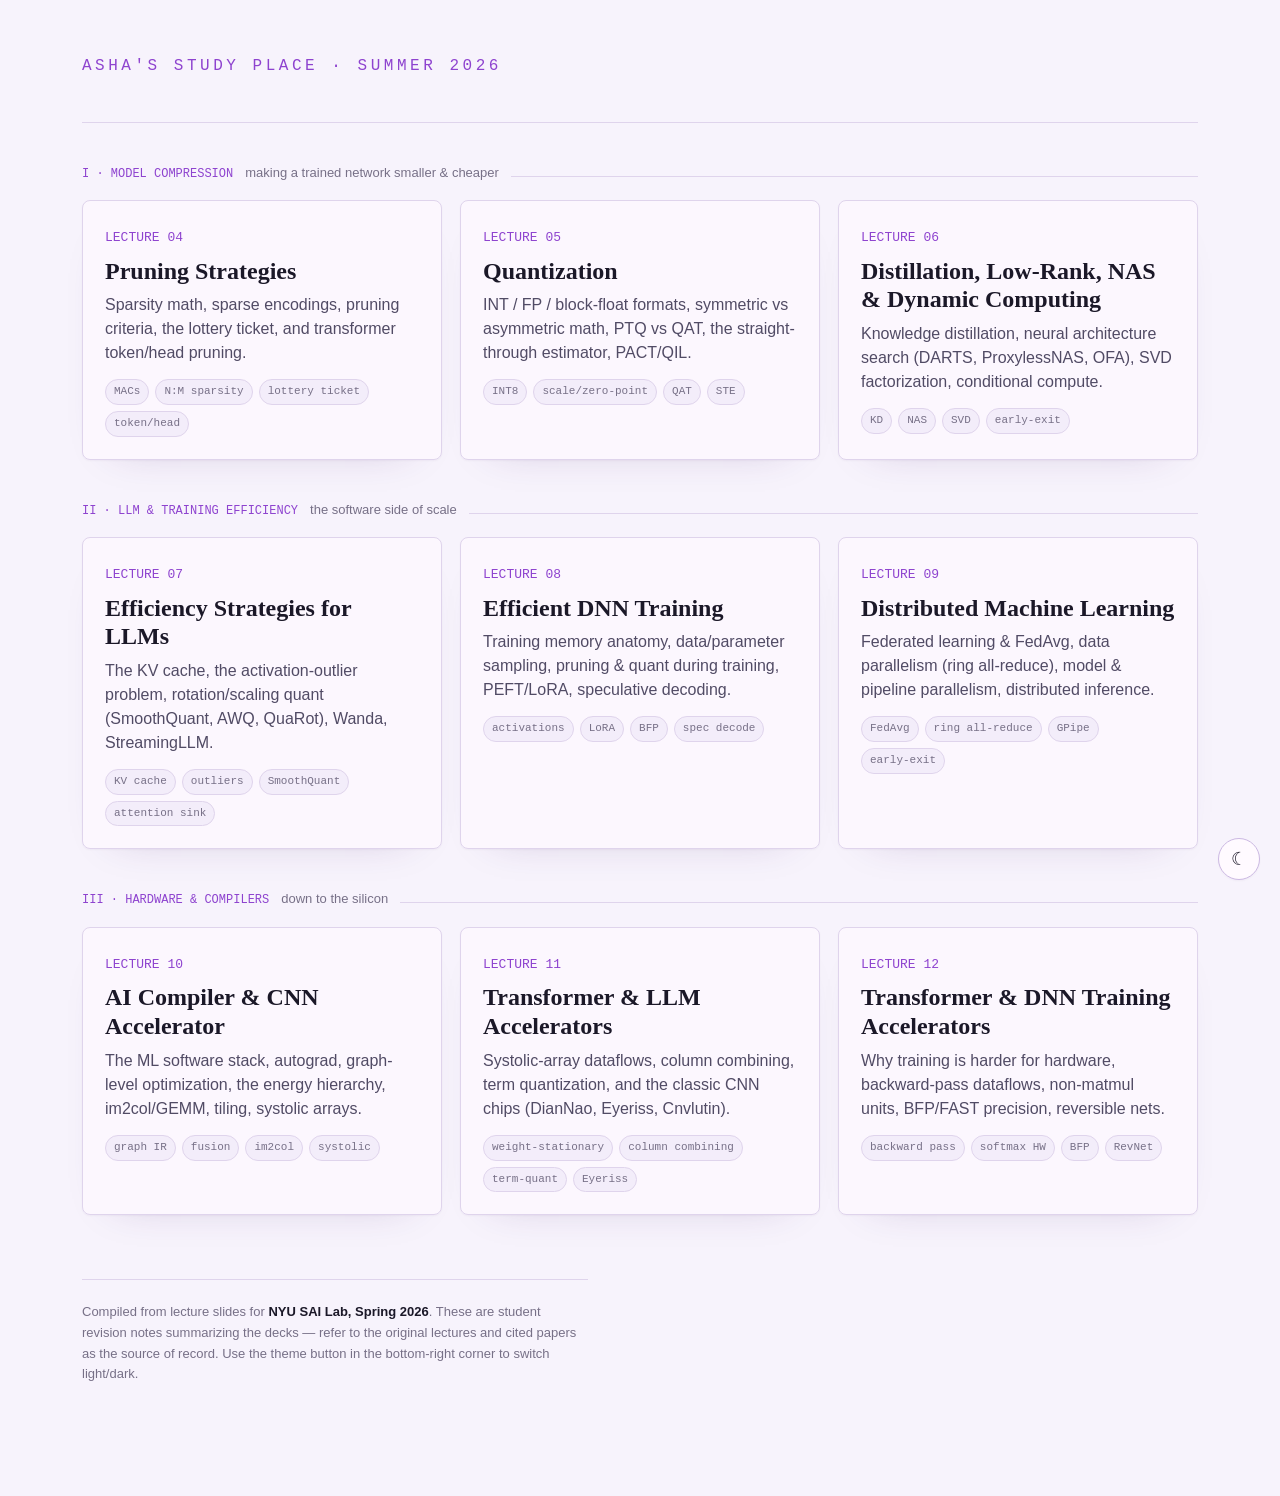
<file: index.html>
<!doctype html>
<html lang="en">
<head>
<meta charset="utf-8">
<meta name="viewport" content="width=device-width, initial-scale=1">
<title>Asha's Study Place — Efficient AI Systems</title>
<link rel="stylesheet" href="style.css?v=20260716-font">
<style>
  .grp { margin: 40px 0 16px; display: flex; align-items: baseline; gap: 12px; }
  .grp .gl {
    font-family: var(--mono); font-size: 12px; letter-spacing: 0; text-transform: uppercase;
    color: var(--accent-2);
  }
  .grp .gd { font-size: 13px; color: var(--muted); }
  .grp::after { content: ""; flex: 1; height: 1px; background: var(--border); }
  .foot { margin-top: 64px; padding-top: 22px; border-top: 1px solid var(--border); font-size: 13px; color: var(--muted); max-width: 70ch; }
</style>
</head>
<body>
<div class="index-wrap">
  <header class="index-hero">
    <p class="eyebrow">Asha's Study Place · Summer 2026</p>
  </header>

  <div class="grp"><span class="gl">I · Model Compression</span><span class="gd">making a trained network smaller &amp; cheaper</span></div>
  <div class="lec-grid">
    <a class="lec-card" href="lecture-04.html">
      <span class="lnum">Lecture 04</span>
      <h3>Pruning Strategies</h3>
      <p>Sparsity math, sparse encodings, pruning criteria, the lottery ticket, and transformer token/head pruning.</p>
      <div class="topics"><span>MACs</span><span>N:M sparsity</span><span>lottery ticket</span><span>token/head</span></div>
    </a>
    <a class="lec-card" href="lecture-05.html">
      <span class="lnum">Lecture 05</span>
      <h3>Quantization</h3>
      <p>INT / FP / block-float formats, symmetric vs asymmetric math, PTQ vs QAT, the straight-through estimator, PACT/QIL.</p>
      <div class="topics"><span>INT8</span><span>scale/zero-point</span><span>QAT</span><span>STE</span></div>
    </a>
    <a class="lec-card" href="lecture-06.html">
      <span class="lnum">Lecture 06</span>
      <h3>Distillation, Low-Rank, NAS &amp; Dynamic Computing</h3>
      <p>Knowledge distillation, neural architecture search (DARTS, ProxylessNAS, OFA), SVD factorization, conditional compute.</p>
      <div class="topics"><span>KD</span><span>NAS</span><span>SVD</span><span>early-exit</span></div>
    </a>
  </div>

  <div class="grp"><span class="gl">II · LLM &amp; Training Efficiency</span><span class="gd">the software side of scale</span></div>
  <div class="lec-grid">
    <a class="lec-card" href="lecture-07.html">
      <span class="lnum">Lecture 07</span>
      <h3>Efficiency Strategies for LLMs</h3>
      <p>The KV cache, the activation-outlier problem, rotation/scaling quant (SmoothQuant, AWQ, QuaRot), Wanda, StreamingLLM.</p>
      <div class="topics"><span>KV cache</span><span>outliers</span><span>SmoothQuant</span><span>attention sink</span></div>
    </a>
    <a class="lec-card" href="lecture-08.html">
      <span class="lnum">Lecture 08</span>
      <h3>Efficient DNN Training</h3>
      <p>Training memory anatomy, data/parameter sampling, pruning &amp; quant during training, PEFT/LoRA, speculative decoding.</p>
      <div class="topics"><span>activations</span><span>LoRA</span><span>BFP</span><span>spec decode</span></div>
    </a>
    <a class="lec-card" href="lecture-09.html">
      <span class="lnum">Lecture 09</span>
      <h3>Distributed Machine Learning</h3>
      <p>Federated learning &amp; FedAvg, data parallelism (ring all-reduce), model &amp; pipeline parallelism, distributed inference.</p>
      <div class="topics"><span>FedAvg</span><span>ring all-reduce</span><span>GPipe</span><span>early-exit</span></div>
    </a>
  </div>

  <div class="grp"><span class="gl">III · Hardware &amp; Compilers</span><span class="gd">down to the silicon</span></div>
  <div class="lec-grid">
    <a class="lec-card" href="lecture-10.html">
      <span class="lnum">Lecture 10</span>
      <h3>AI Compiler &amp; CNN Accelerator</h3>
      <p>The ML software stack, autograd, graph-level optimization, the energy hierarchy, im2col/GEMM, tiling, systolic arrays.</p>
      <div class="topics"><span>graph IR</span><span>fusion</span><span>im2col</span><span>systolic</span></div>
    </a>
    <a class="lec-card" href="lecture-11.html">
      <span class="lnum">Lecture 11</span>
      <h3>Transformer &amp; LLM Accelerators</h3>
      <p>Systolic-array dataflows, column combining, term quantization, and the classic CNN chips (DianNao, Eyeriss, Cnvlutin).</p>
      <div class="topics"><span>weight-stationary</span><span>column combining</span><span>term-quant</span><span>Eyeriss</span></div>
    </a>
    <a class="lec-card" href="lecture-12.html">
      <span class="lnum">Lecture 12</span>
      <h3>Transformer &amp; DNN Training Accelerators</h3>
      <p>Why training is harder for hardware, backward-pass dataflows, non-matmul units, BFP/FAST precision, reversible nets.</p>
      <div class="topics"><span>backward pass</span><span>softmax HW</span><span>BFP</span><span>RevNet</span></div>
    </a>
  </div>

  <p class="foot">
    Compiled from lecture slides for <strong>NYU SAI Lab, Spring 2026</strong>. These are student revision notes summarizing the decks — refer to the original lectures and cited papers as the source of record. Use the theme button in the bottom-right corner to switch light/dark.
  </p>
</div>
<script src="theme.js"></script>
</body>
</html>
</file>
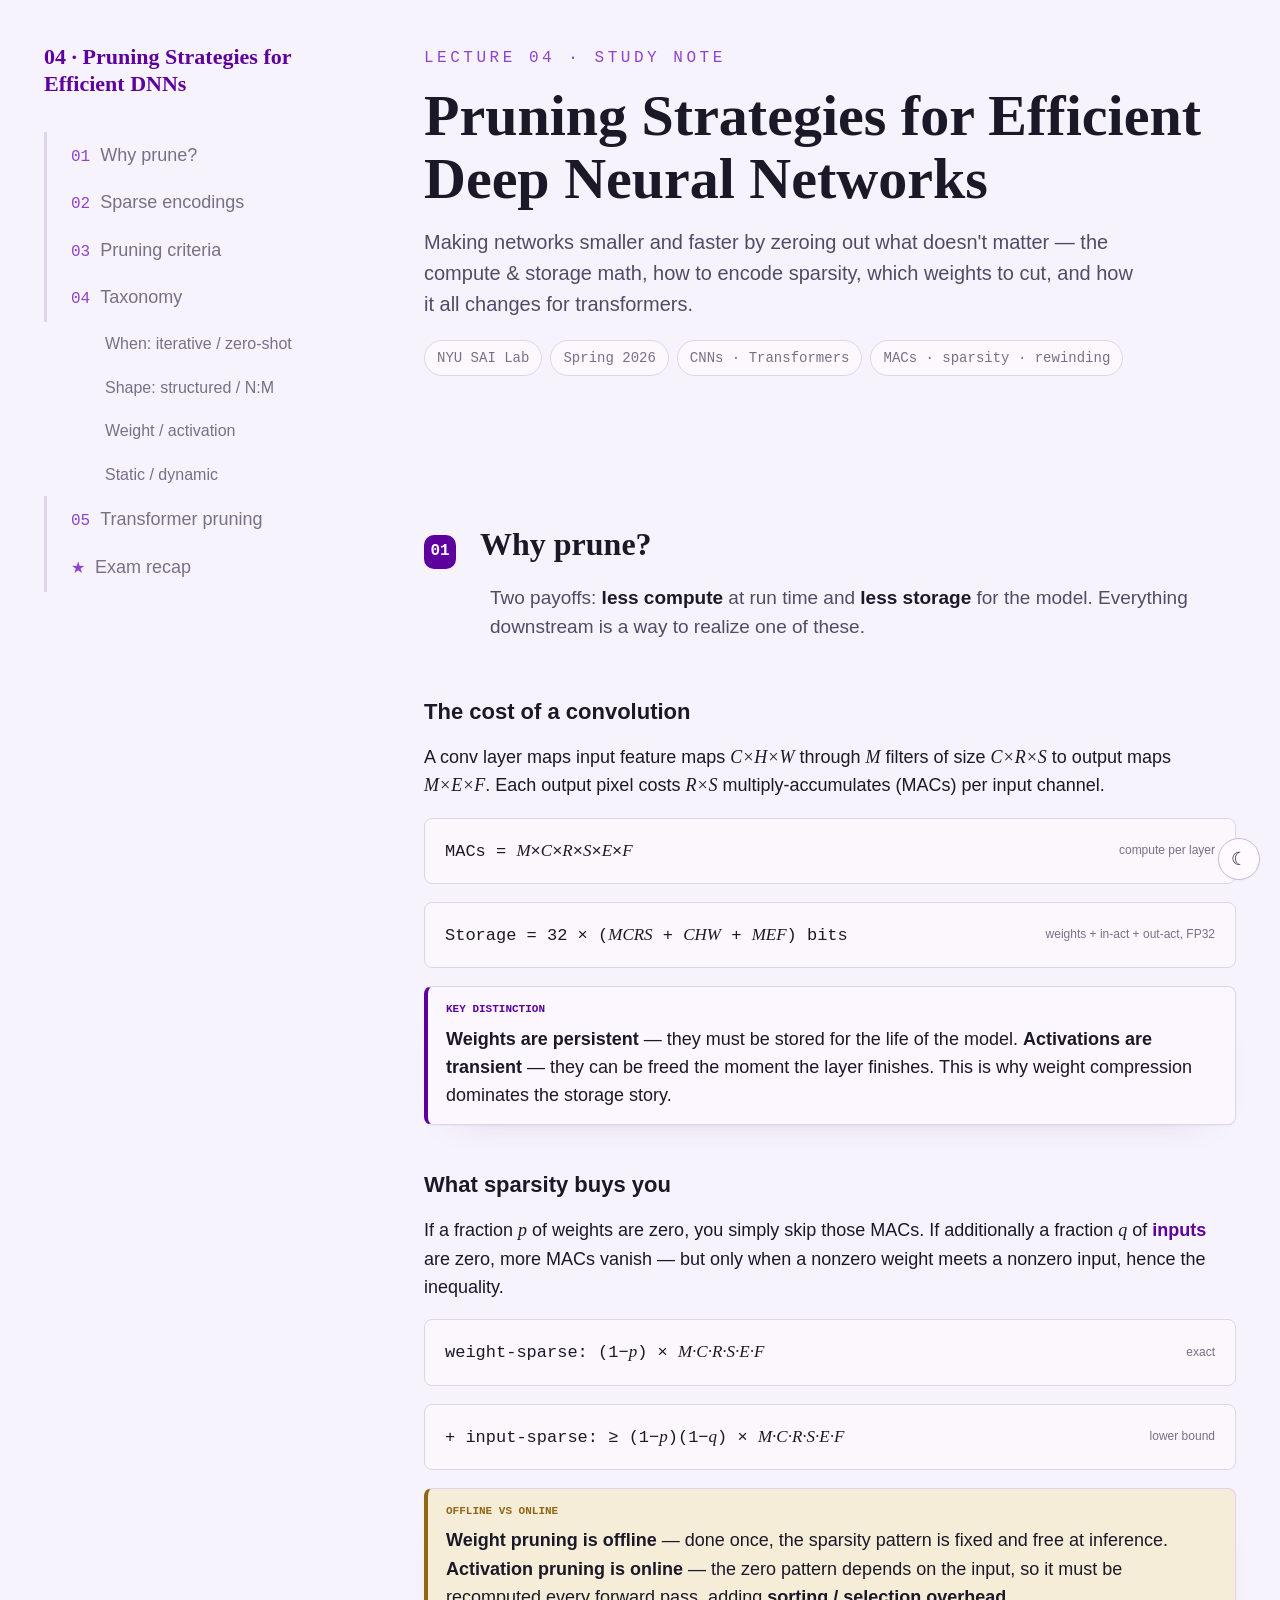
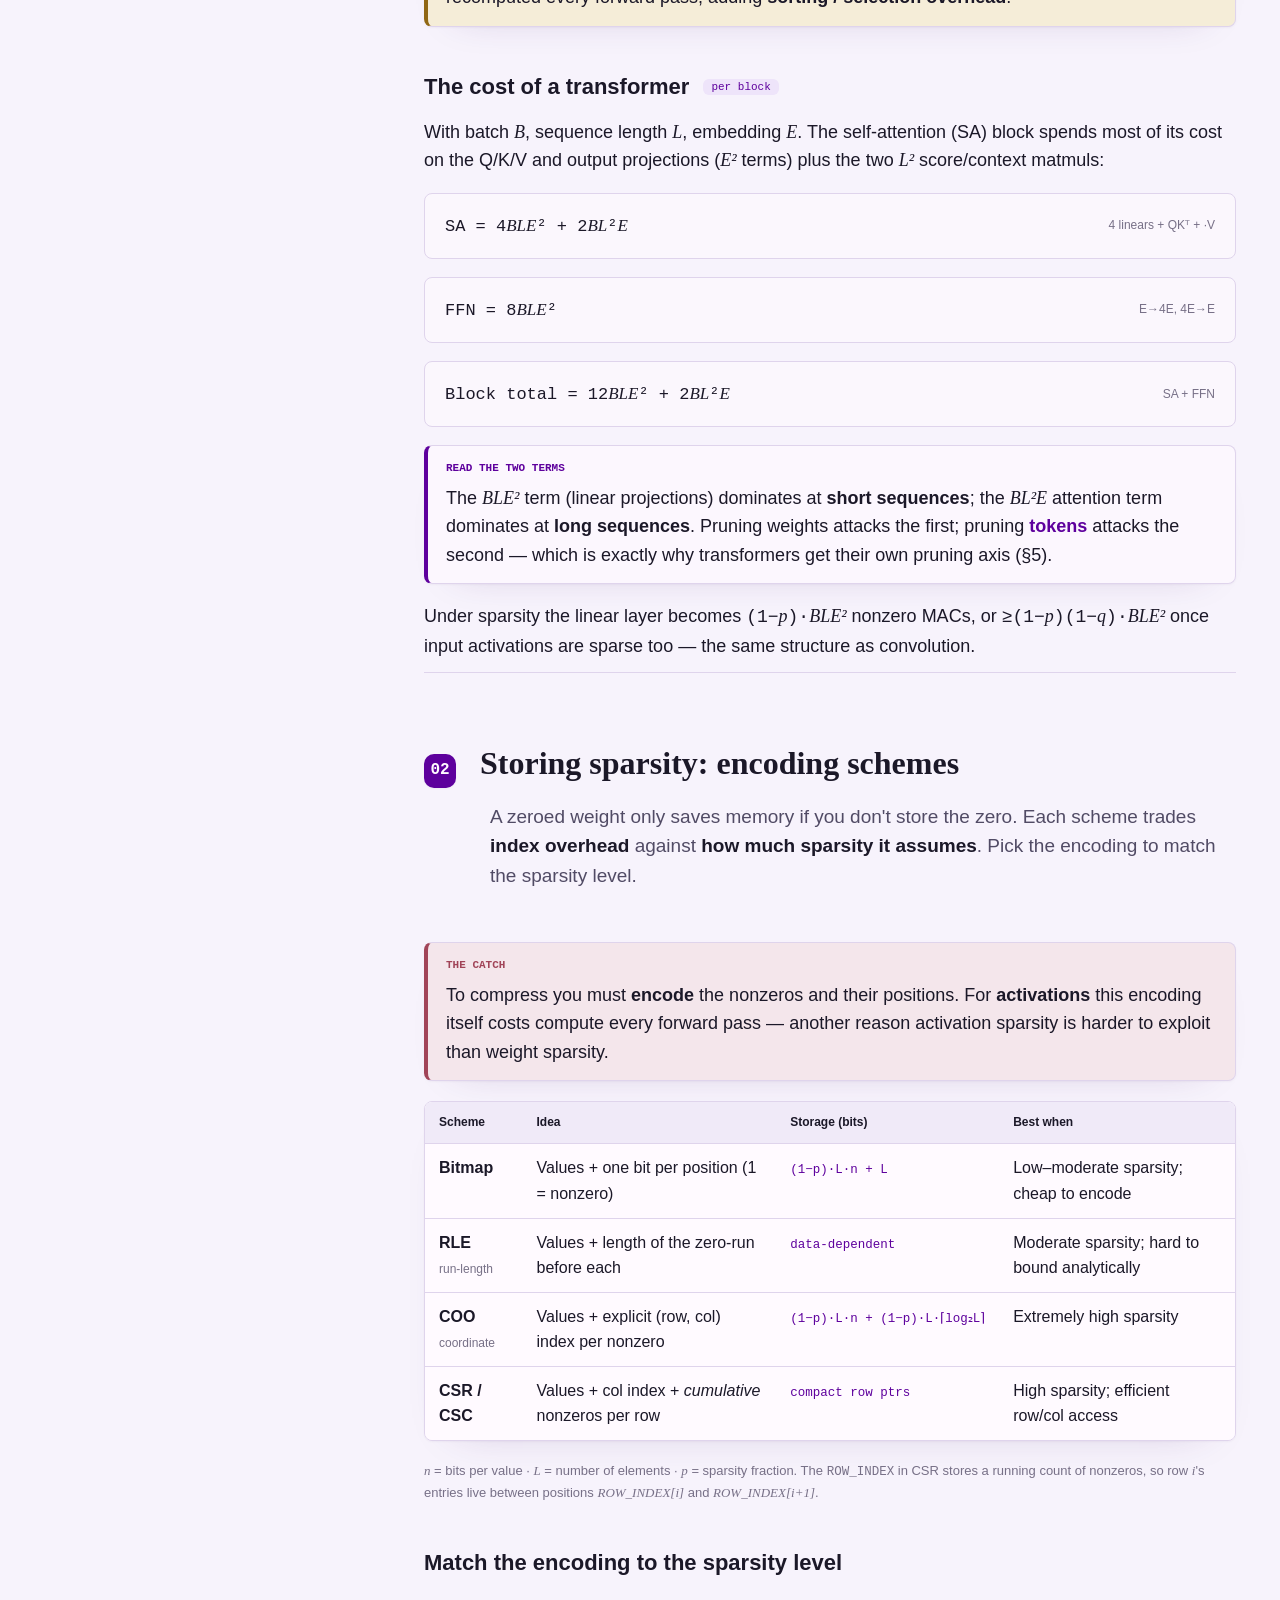
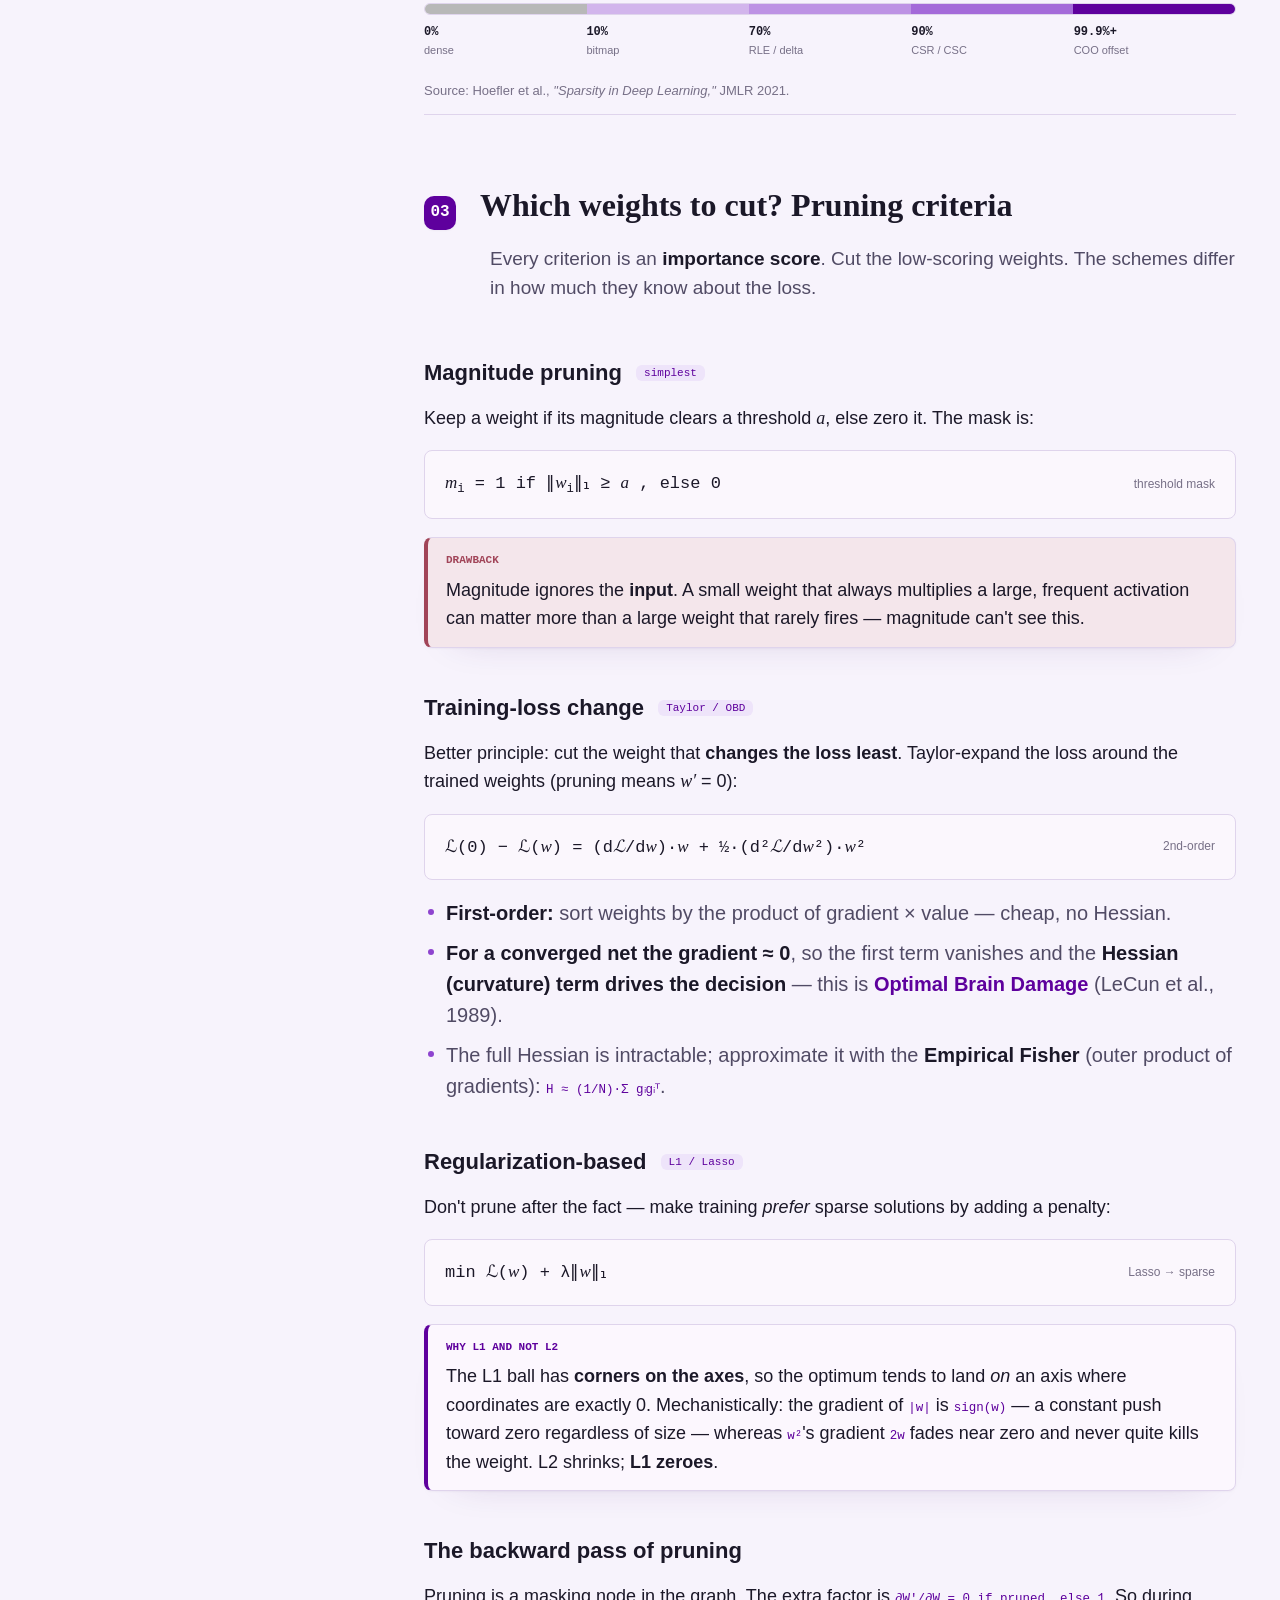
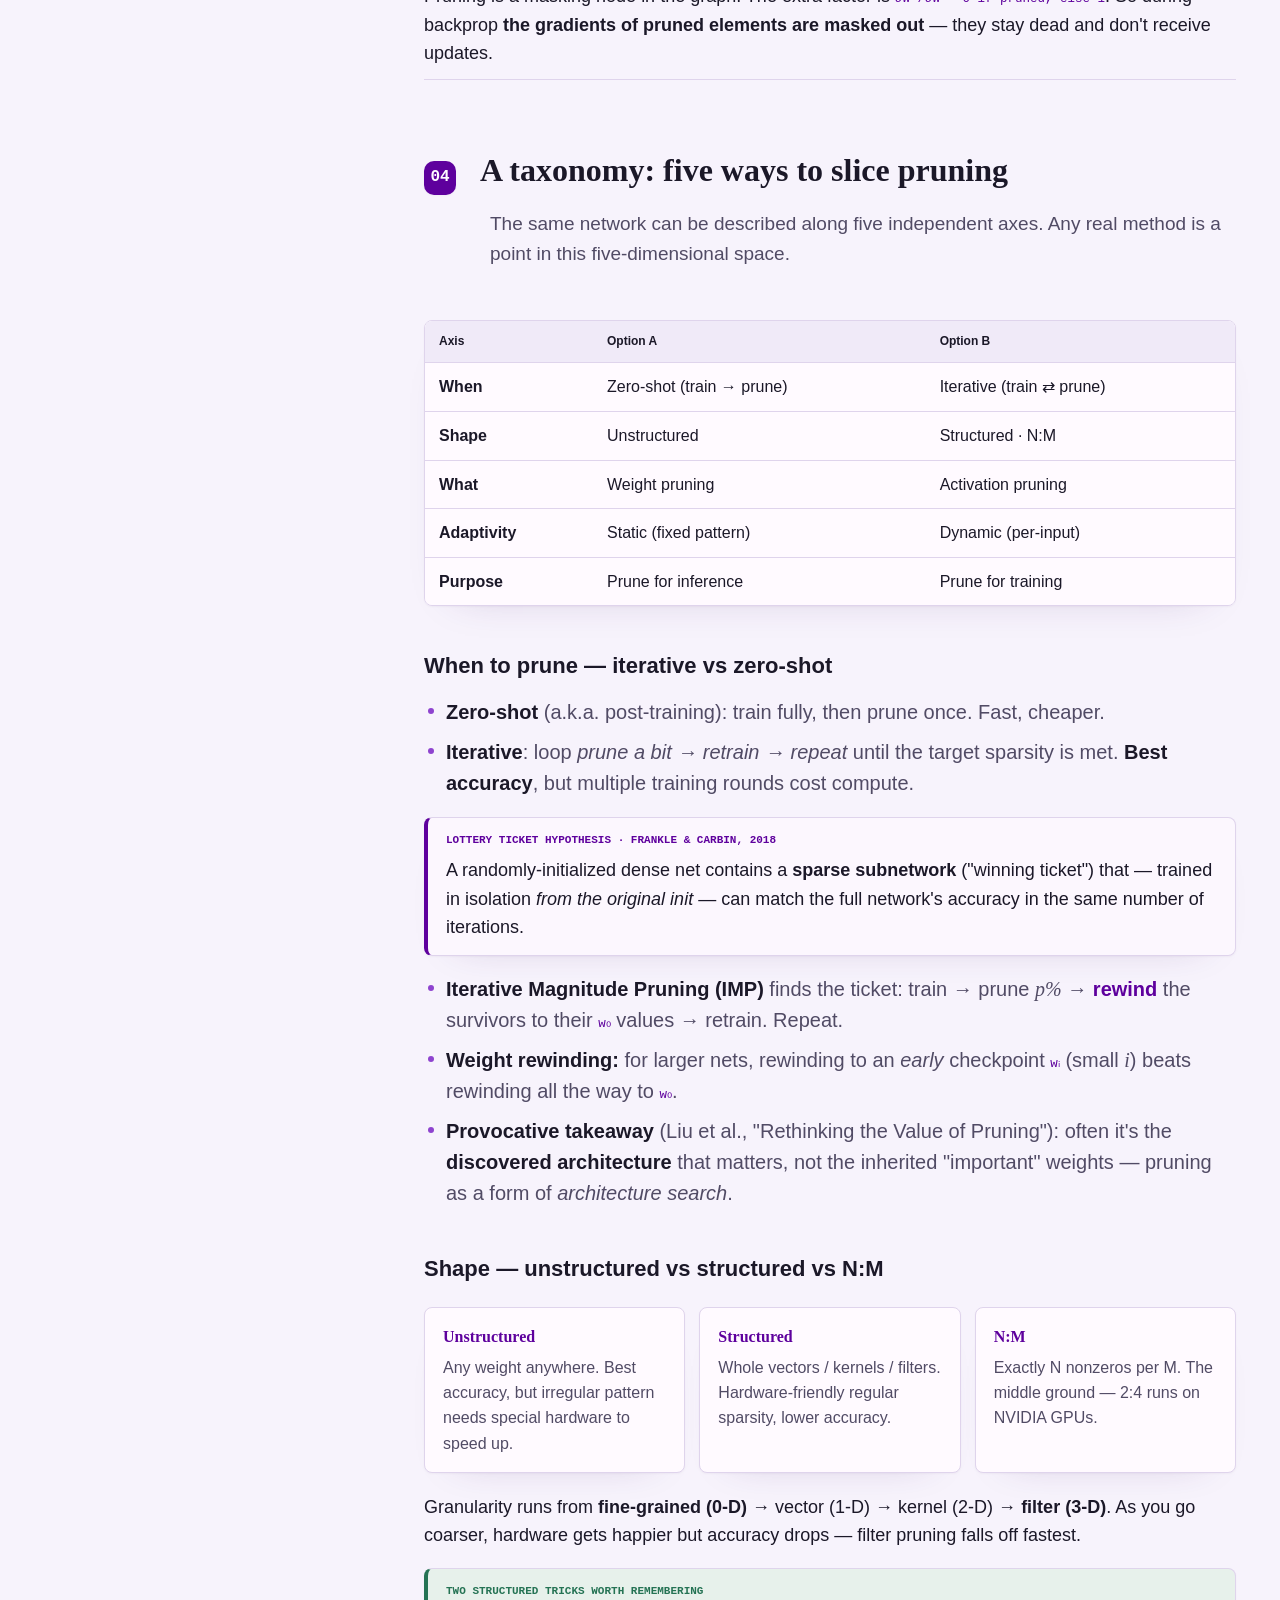
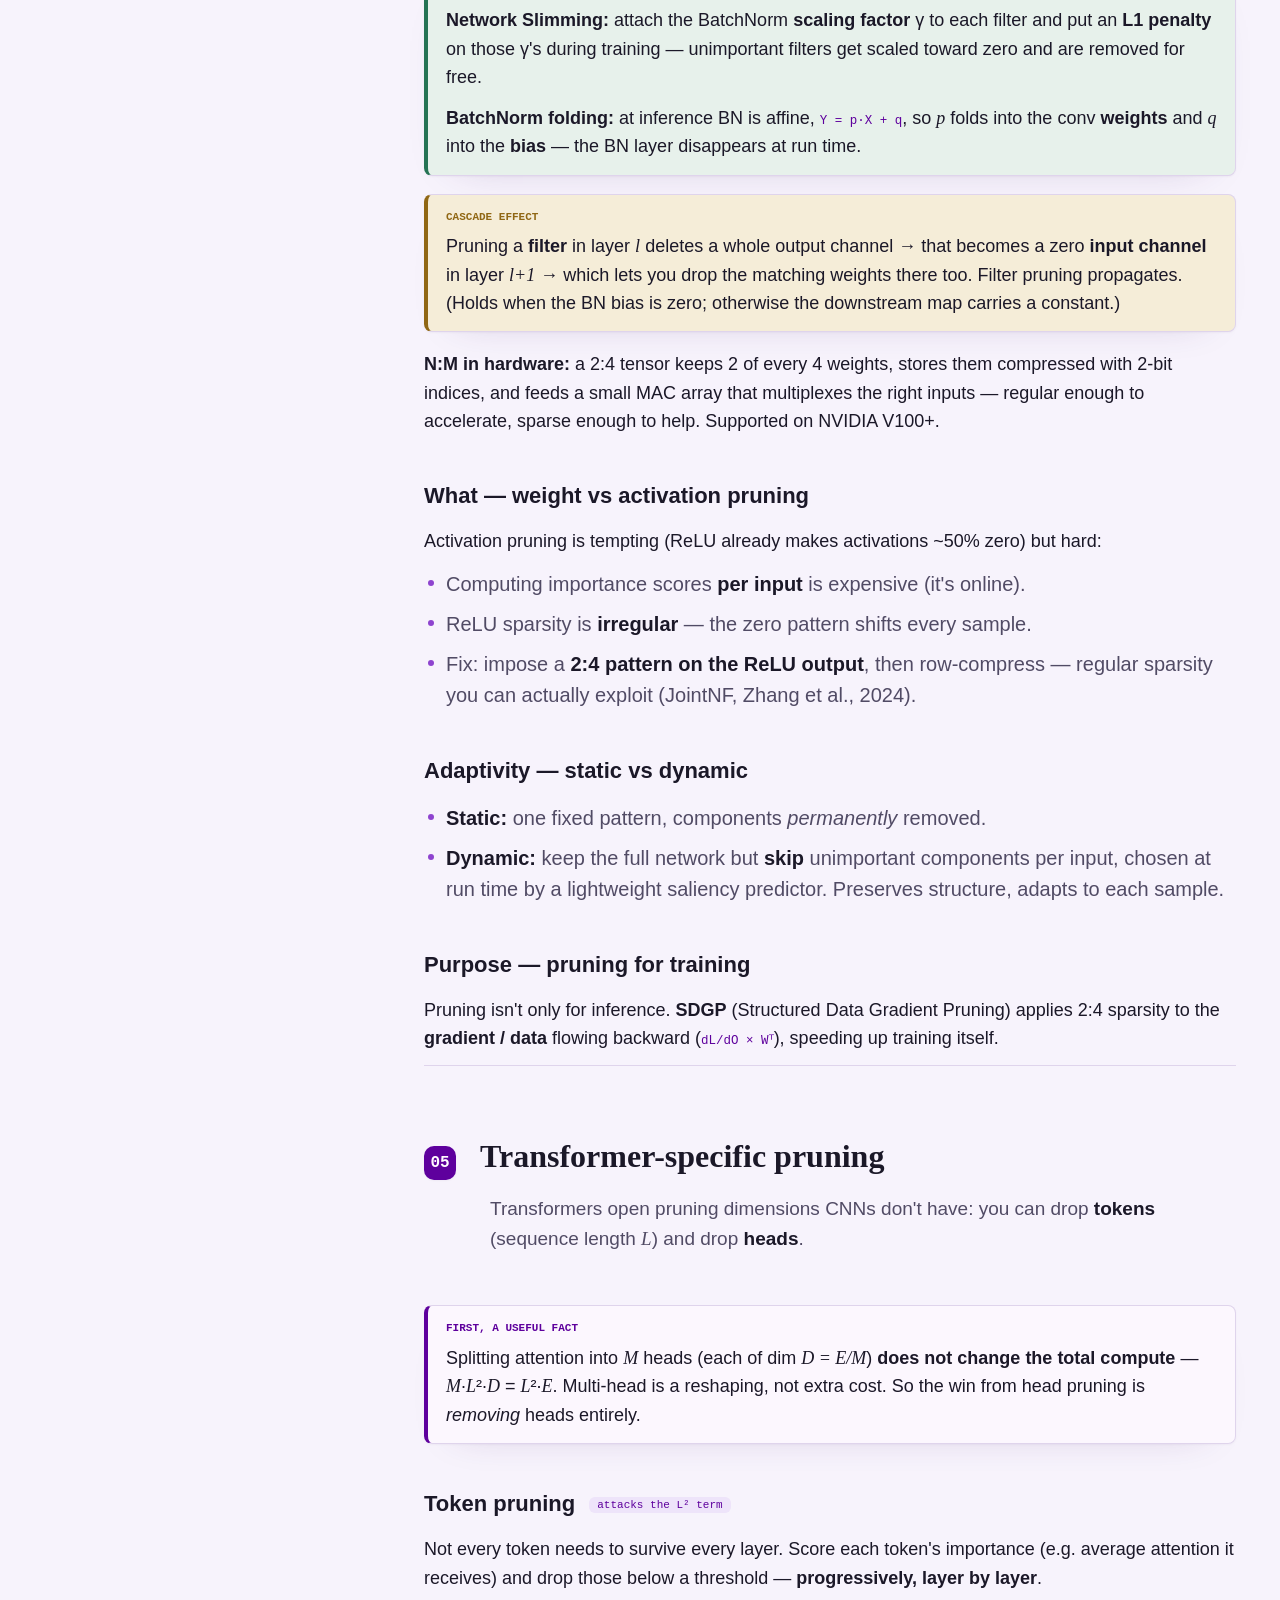
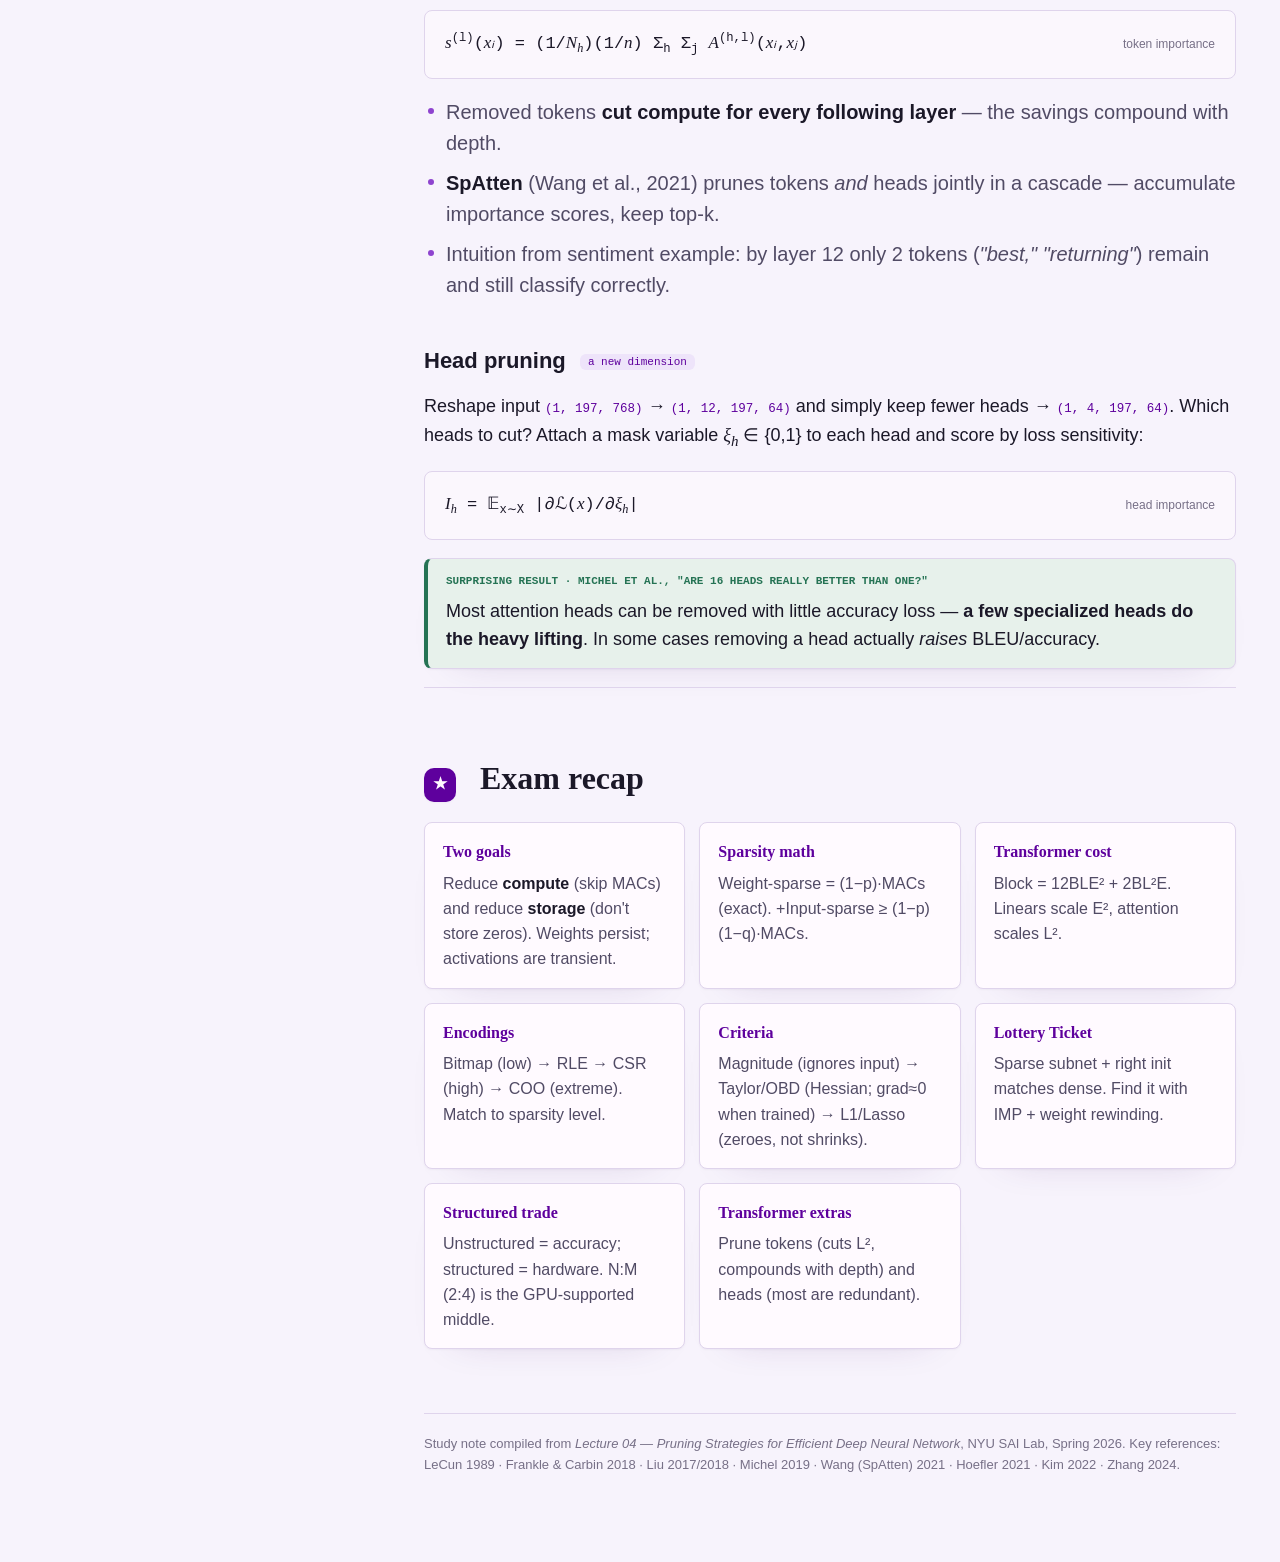
<file: lecture-04.html>
<!doctype html>
<html lang="en">
<head>
<meta charset="utf-8">
<meta name="viewport" content="width=device-width, initial-scale=1">
<title>Lecture 04: Pruning Strategies — Study Note</title>
<link rel="stylesheet" href="style.css?v=20260716-font">
</head>
<body>
<div class="wrap">
  <nav class="toc">
    <a class="home" href="index.html">← All lectures</a>
    <div class="brand">04 · Pruning Strategies for Efficient DNNs</div>
    <a href="#why"><span class="n">01</span>Why prune?</a>
    <a href="#encode"><span class="n">02</span>Sparse encodings</a>
    <a href="#criteria"><span class="n">03</span>Pruning criteria</a>
    <a href="#taxonomy"><span class="n">04</span>Taxonomy</a>
    <a class="sub" href="#taxonomy">When: iterative / zero-shot</a>
    <a class="sub" href="#taxonomy">Shape: structured / N:M</a>
    <a class="sub" href="#taxonomy">Weight / activation</a>
    <a class="sub" href="#taxonomy">Static / dynamic</a>
    <a href="#transformer"><span class="n">05</span>Transformer pruning</a>
    <a href="#recap"><span class="n">★</span>Exam recap</a>
  </nav>

  <main>
    <header class="mast">
      <p class="eyebrow">Lecture 04 · Study Note</p>
      <h1>Pruning Strategies for Efficient Deep Neural Networks</h1>
      <p class="sub">Making networks smaller and faster by zeroing out what doesn't matter — the compute &amp; storage math, how to encode sparsity, which weights to cut, and how it all changes for transformers.</p>
      <div class="meta-row">
        <span class="chip">NYU SAI Lab</span>
        <span class="chip">Spring 2026</span>
        <span class="chip">CNNs · Transformers</span>
        <span class="chip">MACs · sparsity · rewinding</span>
      </div>
    </header>

    <section id="why">
      <div class="sec-head"><span class="num">01</span><h2>Why prune?</h2></div>
      <p class="lede">Two payoffs: <strong>less compute</strong> at run time and <strong>less storage</strong> for the model. Everything downstream is a way to realize one of these.</p>

      <h3>The cost of a convolution</h3>
      <p>A conv layer maps input feature maps <var>C×H×W</var> through <var>M</var> filters of size <var>C×R×S</var> to output maps <var>M×E×F</var>. Each output pixel costs <var>R×S</var> multiply-accumulates (MACs) per input channel.</p>
      <div class="formula"><span class="eq">MACs = <var>M</var>×<var>C</var>×<var>R</var>×<var>S</var>×<var>E</var>×<var>F</var></span><span class="lbl">compute per layer</span></div>
      <div class="formula"><span class="eq">Storage = 32 × (<var>MCRS</var> + <var>CHW</var> + <var>MEF</var>) bits</span><span class="lbl">weights + in-act + out-act, FP32</span></div>
      <div class="call key"><span class="k">Key distinction</span><p><strong>Weights are persistent</strong> — they must be stored for the life of the model. <strong>Activations are transient</strong> — they can be freed the moment the layer finishes. This is why weight compression dominates the storage story.</p></div>

      <h3>What sparsity buys you</h3>
      <p>If a fraction <var>p</var> of weights are zero, you simply skip those MACs. If additionally a fraction <var>q</var> of <em class="term">inputs</em> are zero, more MACs vanish — but only when a nonzero weight meets a nonzero input, hence the inequality.</p>
      <div class="formula"><span class="eq">weight-sparse: (1−<var>p</var>) × <var>M·C·R·S·E·F</var></span><span class="lbl">exact</span></div>
      <div class="formula"><span class="eq">+ input-sparse: ≥ (1−<var>p</var>)(1−<var>q</var>) × <var>M·C·R·S·E·F</var></span><span class="lbl">lower bound</span></div>
      <div class="call warn"><span class="k">Offline vs online</span><p><strong>Weight pruning is offline</strong> — done once, the sparsity pattern is fixed and free at inference. <strong>Activation pruning is online</strong> — the zero pattern depends on the input, so it must be recomputed every forward pass, adding <strong>sorting / selection overhead</strong>.</p></div>

      <h3>The cost of a transformer <span class="tag">per block</span></h3>
      <p>With batch <var>B</var>, sequence length <var>L</var>, embedding <var>E</var>. The self-attention (SA) block spends most of its cost on the Q/K/V and output projections (<var>E²</var> terms) plus the two <var>L²</var> score/context matmuls:</p>
      <div class="formula"><span class="eq">SA = 4<var>BLE</var>² + 2<var>BL</var>²<var>E</var></span><span class="lbl">4 linears + QKᵀ + ·V</span></div>
      <div class="formula"><span class="eq">FFN = 8<var>BLE</var>²</span><span class="lbl">E→4E, 4E→E</span></div>
      <div class="formula"><span class="eq">Block total = 12<var>BLE</var>² + 2<var>BL</var>²<var>E</var></span><span class="lbl">SA + FFN</span></div>
      <div class="call key"><span class="k">Read the two terms</span><p>The <var>BLE²</var> term (linear projections) dominates at <strong>short sequences</strong>; the <var>BL²E</var> attention term dominates at <strong>long sequences</strong>. Pruning weights attacks the first; pruning <em class="term">tokens</em> attacks the second — which is exactly why transformers get their own pruning axis (§5).</p></div>
      <p>Under sparsity the linear layer becomes <span style="font-family:var(--mono)">(1−<var>p</var>)·<var>BLE²</var></span> nonzero MACs, or <span style="font-family:var(--mono)">≥(1−<var>p</var>)(1−<var>q</var>)·<var>BLE²</var></span> once input activations are sparse too — the same structure as convolution.</p>
    </section>

    <hr class="rule">

    <section id="encode">
      <div class="sec-head"><span class="num">02</span><h2>Storing sparsity: encoding schemes</h2></div>
      <p class="lede">A zeroed weight only saves memory if you don't store the zero. Each scheme trades <strong>index overhead</strong> against <strong>how much sparsity it assumes</strong>. Pick the encoding to match the sparsity level.</p>
      <div class="call bad"><span class="k">The catch</span><p>To compress you must <strong>encode</strong> the nonzeros and their positions. For <strong>activations</strong> this encoding itself costs compute every forward pass — another reason activation sparsity is harder to exploit than weight sparsity.</p></div>
      <div class="tbl-scroll"><table>
        <thead><tr><th>Scheme</th><th>Idea</th><th>Storage (bits)</th><th>Best when</th></tr></thead>
        <tbody>
          <tr><td><strong>Bitmap</strong></td><td>Values + one bit per position (1 = nonzero)</td><td><span class="mono">(1−p)·L·n + L</span></td><td>Low–moderate sparsity; cheap to encode</td></tr>
          <tr><td><strong>RLE</strong><br><span style="color:var(--muted);font-size:12px">run-length</span></td><td>Values + length of the zero-run before each</td><td><span class="mono">data-dependent</span></td><td>Moderate sparsity; hard to bound analytically</td></tr>
          <tr><td><strong>COO</strong><br><span style="color:var(--muted);font-size:12px">coordinate</span></td><td>Values + explicit (row, col) index per nonzero</td><td><span class="mono">(1−p)·L·n + (1−p)·L·⌈log₂L⌉</span></td><td>Extremely high sparsity</td></tr>
          <tr><td><strong>CSR / CSC</strong></td><td>Values + col index + <em>cumulative</em> nonzeros per row</td><td><span class="mono">compact row ptrs</span></td><td>High sparsity; efficient row/col access</td></tr>
        </tbody>
      </table></div>
      <p style="font-size:13px;color:var(--muted)"><var>n</var> = bits per value · <var>L</var> = number of elements · <var>p</var> = sparsity fraction. The <span class="mono" style="color:var(--muted)">ROW_INDEX</span> in CSR stores a running count of nonzeros, so row <var>i</var>'s entries live between positions <var>ROW_INDEX[i]</var> and <var>ROW_INDEX[i+1]</var>.</p>
      <h3>Match the encoding to the sparsity level</h3>
      <div class="spectrum" aria-hidden="true">
        <div class="bar"><span style="background:#b8b8b8"></span><span style="background:var(--accent-2);opacity:.35"></span><span style="background:var(--accent-2);opacity:.55"></span><span style="background:var(--accent-2);opacity:.78"></span><span style="background:var(--accent)"></span></div>
        <div class="labels"><div><b>0%</b>dense</div><div><b>10%</b>bitmap</div><div><b>70%</b>RLE / delta</div><div><b>90%</b>CSR / CSC</div><div><b>99.9%+</b>COO offset</div></div>
      </div>
      <p style="font-size:13px;color:var(--muted)">Source: Hoefler et al., <em>"Sparsity in Deep Learning,"</em> JMLR 2021.</p>
    </section>

    <hr class="rule">

    <section id="criteria">
      <div class="sec-head"><span class="num">03</span><h2>Which weights to cut? Pruning criteria</h2></div>
      <p class="lede">Every criterion is an <strong>importance score</strong>. Cut the low-scoring weights. The schemes differ in how much they know about the loss.</p>
      <h3>Magnitude pruning <span class="tag">simplest</span></h3>
      <p>Keep a weight if its magnitude clears a threshold <var>a</var>, else zero it. The mask is:</p>
      <div class="formula"><span class="eq"><var>m</var><sub>i</sub> = 1 if ‖<var>w</var><sub>i</sub>‖₁ ≥ <var>a</var> ,  else 0</span><span class="lbl">threshold mask</span></div>
      <div class="call bad"><span class="k">Drawback</span><p>Magnitude ignores the <strong>input</strong>. A small weight that always multiplies a large, frequent activation can matter more than a large weight that rarely fires — magnitude can't see this.</p></div>
      <h3>Training-loss change <span class="tag">Taylor / OBD</span></h3>
      <p>Better principle: cut the weight that <strong>changes the loss least</strong>. Taylor-expand the loss around the trained weights (pruning means <var>w′</var> = 0):</p>
      <div class="formula"><span class="eq">ℒ(0) − ℒ(<var>w</var>) = (d<var>ℒ</var>/d<var>w</var>)·<var>w</var> + ½·(d²<var>ℒ</var>/d<var>w</var>²)·<var>w</var>²</span><span class="lbl">2nd-order</span></div>
      <ul class="clean">
        <li><strong>First-order:</strong> sort weights by the product of gradient × value — cheap, no Hessian.</li>
        <li><strong>For a converged net the gradient ≈ 0</strong>, so the first term vanishes and the <strong>Hessian (curvature) term drives the decision</strong> — this is <em class="term">Optimal Brain Damage</em> (LeCun et al., 1989).</li>
        <li>The full Hessian is intractable; approximate it with the <strong>Empirical Fisher</strong> (outer product of gradients): <span class="mono">H ≈ (1/N)·Σ gᵢgᵢᵀ</span>.</li>
      </ul>
      <h3>Regularization-based <span class="tag">L1 / Lasso</span></h3>
      <p>Don't prune after the fact — make training <em>prefer</em> sparse solutions by adding a penalty:</p>
      <div class="formula"><span class="eq">min  ℒ(<var>w</var>) + λ‖<var>w</var>‖₁</span><span class="lbl">Lasso → sparse</span></div>
      <div class="call key"><span class="k">Why L1 and not L2</span><p>The L1 ball has <strong>corners on the axes</strong>, so the optimum tends to land <em>on</em> an axis where coordinates are exactly 0. Mechanistically: the gradient of <span class="mono">|w|</span> is <span class="mono">sign(w)</span> — a constant push toward zero regardless of size — whereas <span class="mono">w²</span>'s gradient <span class="mono">2w</span> fades near zero and never quite kills the weight. L2 shrinks; <strong>L1 zeroes</strong>.</p></div>
      <h3>The backward pass of pruning</h3>
      <p>Pruning is a masking node in the graph. The extra factor is <span class="mono">∂W′/∂W = 0 if pruned, else 1</span>. So during backprop <strong>the gradients of pruned elements are masked out</strong> — they stay dead and don't receive updates.</p>
    </section>

    <hr class="rule">

    <section id="taxonomy">
      <div class="sec-head"><span class="num">04</span><h2>A taxonomy: five ways to slice pruning</h2></div>
      <p class="lede">The same network can be described along five independent axes. Any real method is a point in this five-dimensional space.</p>
      <div class="tbl-scroll"><table>
        <thead><tr><th>Axis</th><th>Option A</th><th>Option B</th></tr></thead>
        <tbody>
          <tr><td><strong>When</strong></td><td>Zero-shot (train → prune)</td><td>Iterative (train ⇄ prune)</td></tr>
          <tr><td><strong>Shape</strong></td><td>Unstructured</td><td>Structured · N:M</td></tr>
          <tr><td><strong>What</strong></td><td>Weight pruning</td><td>Activation pruning</td></tr>
          <tr><td><strong>Adaptivity</strong></td><td>Static (fixed pattern)</td><td>Dynamic (per-input)</td></tr>
          <tr><td><strong>Purpose</strong></td><td>Prune for inference</td><td>Prune for training</td></tr>
        </tbody>
      </table></div>
      <h3>When to prune — iterative vs zero-shot</h3>
      <ul class="clean">
        <li><strong>Zero-shot</strong> (a.k.a. post-training): train fully, then prune once. Fast, cheaper.</li>
        <li><strong>Iterative</strong>: loop <em>prune a bit → retrain → repeat</em> until the target sparsity is met. <strong>Best accuracy</strong>, but multiple training rounds cost compute.</li>
      </ul>
      <div class="call key"><span class="k">Lottery Ticket Hypothesis · Frankle &amp; Carbin, 2018</span><p>A randomly-initialized dense net contains a <strong>sparse subnetwork</strong> ("winning ticket") that — trained in isolation <em>from the original init</em> — can match the full network's accuracy in the same number of iterations.</p></div>
      <ul class="clean">
        <li><strong>Iterative Magnitude Pruning (IMP)</strong> finds the ticket: train → prune <var>p%</var> → <em class="term">rewind</em> the survivors to their <span class="mono">w₀</span> values → retrain. Repeat.</li>
        <li><strong>Weight rewinding:</strong> for larger nets, rewinding to an <em>early</em> checkpoint <span class="mono">wᵢ</span> (small <var>i</var>) beats rewinding all the way to <span class="mono">w₀</span>.</li>
        <li><strong>Provocative takeaway</strong> (Liu et al., "Rethinking the Value of Pruning"): often it's the <strong>discovered architecture</strong> that matters, not the inherited "important" weights — pruning as a form of <em>architecture search</em>.</li>
      </ul>
      <h3>Shape — unstructured vs structured vs N:M</h3>
      <div class="cards">
        <div class="card"><p class="q">Unstructured</p><p>Any weight anywhere. Best accuracy, but irregular pattern needs special hardware to speed up.</p></div>
        <div class="card"><p class="q">Structured</p><p>Whole vectors / kernels / filters. Hardware-friendly regular sparsity, lower accuracy.</p></div>
        <div class="card"><p class="q">N:M</p><p>Exactly N nonzeros per M. The middle ground — 2:4 runs on NVIDIA GPUs.</p></div>
      </div>
      <p>Granularity runs from <strong>fine-grained (0-D)</strong> → vector (1-D) → kernel (2-D) → <strong>filter (3-D)</strong>. As you go coarser, hardware gets happier but accuracy drops — filter pruning falls off fastest.</p>
      <div class="call good"><span class="k">Two structured tricks worth remembering</span><p><strong>Network Slimming:</strong> attach the BatchNorm <strong>scaling factor</strong> γ to each filter and put an <strong>L1 penalty</strong> on those γ's during training — unimportant filters get scaled toward zero and are removed for free.</p><p style="margin-top:10px"><strong>BatchNorm folding:</strong> at inference BN is affine, <span class="mono">Y = p·X + q</span>, so <var>p</var> folds into the conv <strong>weights</strong> and <var>q</var> into the <strong>bias</strong> — the BN layer disappears at run time.</p></div>
      <div class="call warn"><span class="k">Cascade effect</span><p>Pruning a <strong>filter</strong> in layer <var>l</var> deletes a whole output channel → that becomes a zero <strong>input channel</strong> in layer <var>l+1</var> → which lets you drop the matching weights there too. Filter pruning propagates. (Holds when the BN bias is zero; otherwise the downstream map carries a constant.)</p></div>
      <p><strong>N:M in hardware:</strong> a 2:4 tensor keeps 2 of every 4 weights, stores them compressed with 2-bit indices, and feeds a small MAC array that multiplexes the right inputs — regular enough to accelerate, sparse enough to help. Supported on NVIDIA V100+.</p>
      <h3>What — weight vs activation pruning</h3>
      <p>Activation pruning is tempting (ReLU already makes activations ~50% zero) but hard:</p>
      <ul class="clean">
        <li>Computing importance scores <strong>per input</strong> is expensive (it's online).</li>
        <li>ReLU sparsity is <strong>irregular</strong> — the zero pattern shifts every sample.</li>
        <li>Fix: impose a <strong>2:4 pattern on the ReLU output</strong>, then row-compress — regular sparsity you can actually exploit (JointNF, Zhang et al., 2024).</li>
      </ul>
      <h3>Adaptivity — static vs dynamic</h3>
      <ul class="clean">
        <li><strong>Static:</strong> one fixed pattern, components <em>permanently</em> removed.</li>
        <li><strong>Dynamic:</strong> keep the full network but <strong>skip</strong> unimportant components per input, chosen at run time by a lightweight saliency predictor. Preserves structure, adapts to each sample.</li>
      </ul>
      <h3>Purpose — pruning for training</h3>
      <p>Pruning isn't only for inference. <strong>SDGP</strong> (Structured Data Gradient Pruning) applies 2:4 sparsity to the <strong>gradient / data</strong> flowing backward (<span class="mono">dL/dO × Wᵀ</span>), speeding up training itself.</p>
    </section>

    <hr class="rule">

    <section id="transformer">
      <div class="sec-head"><span class="num">05</span><h2>Transformer-specific pruning</h2></div>
      <p class="lede">Transformers open pruning dimensions CNNs don't have: you can drop <strong>tokens</strong> (sequence length <var>L</var>) and drop <strong>heads</strong>.</p>
      <div class="call key"><span class="k">First, a useful fact</span><p>Splitting attention into <var>M</var> heads (each of dim <var>D = E/M</var>) <strong>does not change the total compute</strong> — <var>M</var>·<var>L</var>²·<var>D</var> = <var>L</var>²·<var>E</var>. Multi-head is a reshaping, not extra cost. So the win from head pruning is <em>removing</em> heads entirely.</p></div>
      <h3>Token pruning <span class="tag">attacks the L² term</span></h3>
      <p>Not every token needs to survive every layer. Score each token's importance (e.g. average attention it receives) and drop those below a threshold — <strong>progressively, layer by layer</strong>.</p>
      <div class="formula"><span class="eq"><var>s</var><sup>(l)</sup>(<var>xᵢ</var>) = (1/<var>N<sub>h</sub></var>)(1/<var>n</var>) Σ<sub>h</sub> Σ<sub>j</sub> <var>A</var><sup>(h,l)</sup>(<var>xᵢ</var>,<var>xⱼ</var>)</span><span class="lbl">token importance</span></div>
      <ul class="clean">
        <li>Removed tokens <strong>cut compute for every following layer</strong> — the savings compound with depth.</li>
        <li><strong>SpAtten</strong> (Wang et al., 2021) prunes tokens <em>and</em> heads jointly in a cascade — accumulate importance scores, keep top-k.</li>
        <li>Intuition from sentiment example: by layer 12 only 2 tokens (<em>"best," "returning"</em>) remain and still classify correctly.</li>
      </ul>
      <h3>Head pruning <span class="tag">a new dimension</span></h3>
      <p>Reshape input <span class="mono">(1, 197, 768)</span> → <span class="mono">(1, 12, 197, 64)</span> and simply keep fewer heads → <span class="mono">(1, 4, 197, 64)</span>. Which heads to cut? Attach a mask variable <var>ξ<sub>h</sub></var> ∈ {0,1} to each head and score by loss sensitivity:</p>
      <div class="formula"><span class="eq"><var>I<sub>h</sub></var> = 𝔼<sub>x∼X</sub> |∂ℒ(<var>x</var>)/∂<var>ξ<sub>h</sub></var>|</span><span class="lbl">head importance</span></div>
      <div class="call good"><span class="k">Surprising result · Michel et al., "Are 16 Heads Really Better Than One?"</span><p>Most attention heads can be removed with little accuracy loss — <strong>a few specialized heads do the heavy lifting</strong>. In some cases removing a head actually <em>raises</em> BLEU/accuracy.</p></div>
    </section>

    <hr class="rule">

    <section id="recap">
      <div class="sec-head"><span class="num">★</span><h2>Exam recap</h2></div>
      <div class="cards">
        <div class="card"><p class="q">Two goals</p><p>Reduce <strong>compute</strong> (skip MACs) and reduce <strong>storage</strong> (don't store zeros). Weights persist; activations are transient.</p></div>
        <div class="card"><p class="q">Sparsity math</p><p>Weight-sparse = (1−p)·MACs (exact). +Input-sparse ≥ (1−p)(1−q)·MACs.</p></div>
        <div class="card"><p class="q">Transformer cost</p><p>Block = 12BLE² + 2BL²E. Linears scale E², attention scales L².</p></div>
        <div class="card"><p class="q">Encodings</p><p>Bitmap (low) → RLE → CSR (high) → COO (extreme). Match to sparsity level.</p></div>
        <div class="card"><p class="q">Criteria</p><p>Magnitude (ignores input) → Taylor/OBD (Hessian; grad≈0 when trained) → L1/Lasso (zeroes, not shrinks).</p></div>
        <div class="card"><p class="q">Lottery Ticket</p><p>Sparse subnet + right init matches dense. Find it with IMP + weight rewinding.</p></div>
        <div class="card"><p class="q">Structured trade</p><p>Unstructured = accuracy; structured = hardware. N:M (2:4) is the GPU-supported middle.</p></div>
        <div class="card"><p class="q">Transformer extras</p><p>Prune tokens (cuts L², compounds with depth) and heads (most are redundant).</p></div>
      </div>
    </section>

    <footer>
      Study note compiled from <em>Lecture 04 — Pruning Strategies for Efficient Deep Neural Network</em>, NYU SAI Lab, Spring 2026. Key references: LeCun 1989 · Frankle &amp; Carbin 2018 · Liu 2017/2018 · Michel 2019 · Wang (SpAtten) 2021 · Hoefler 2021 · Kim 2022 · Zhang 2024.
    </footer>
  </main>
</div>
<script src="theme.js"></script>
</body>
</html>
</file>
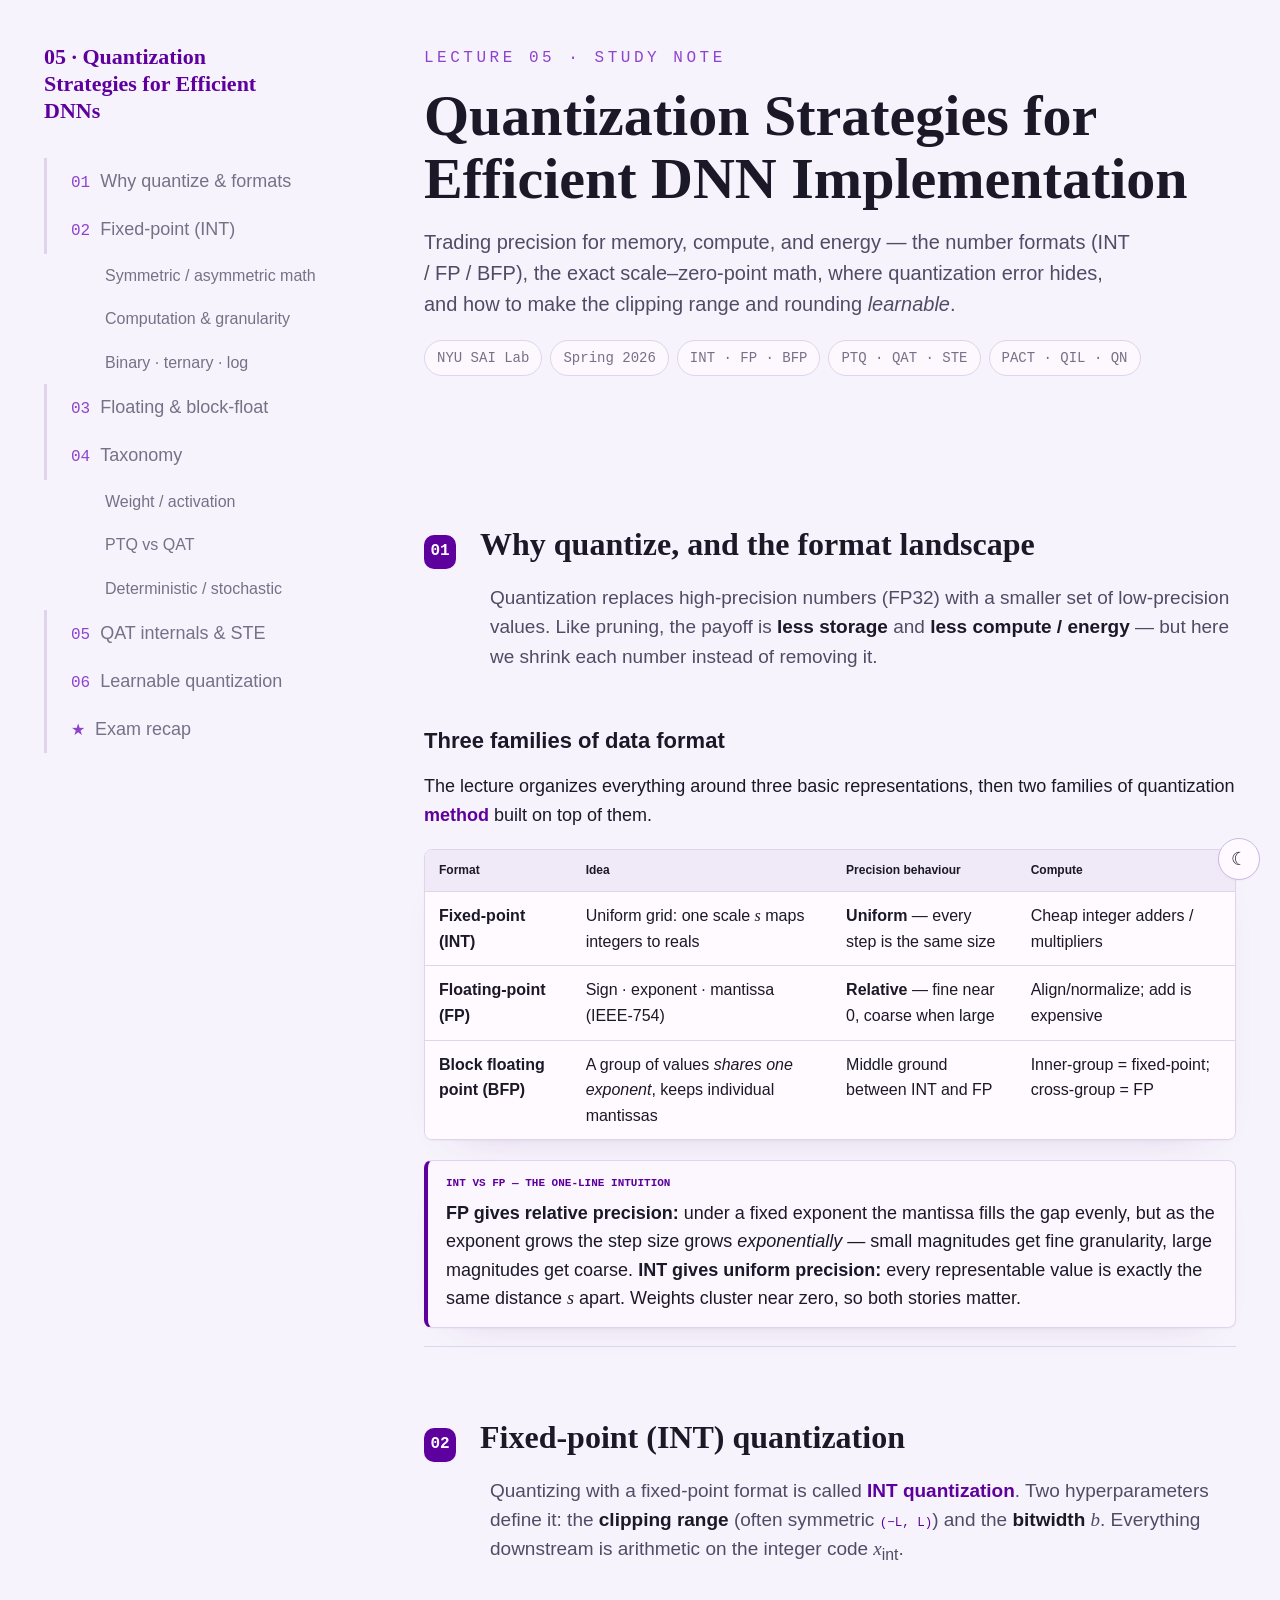
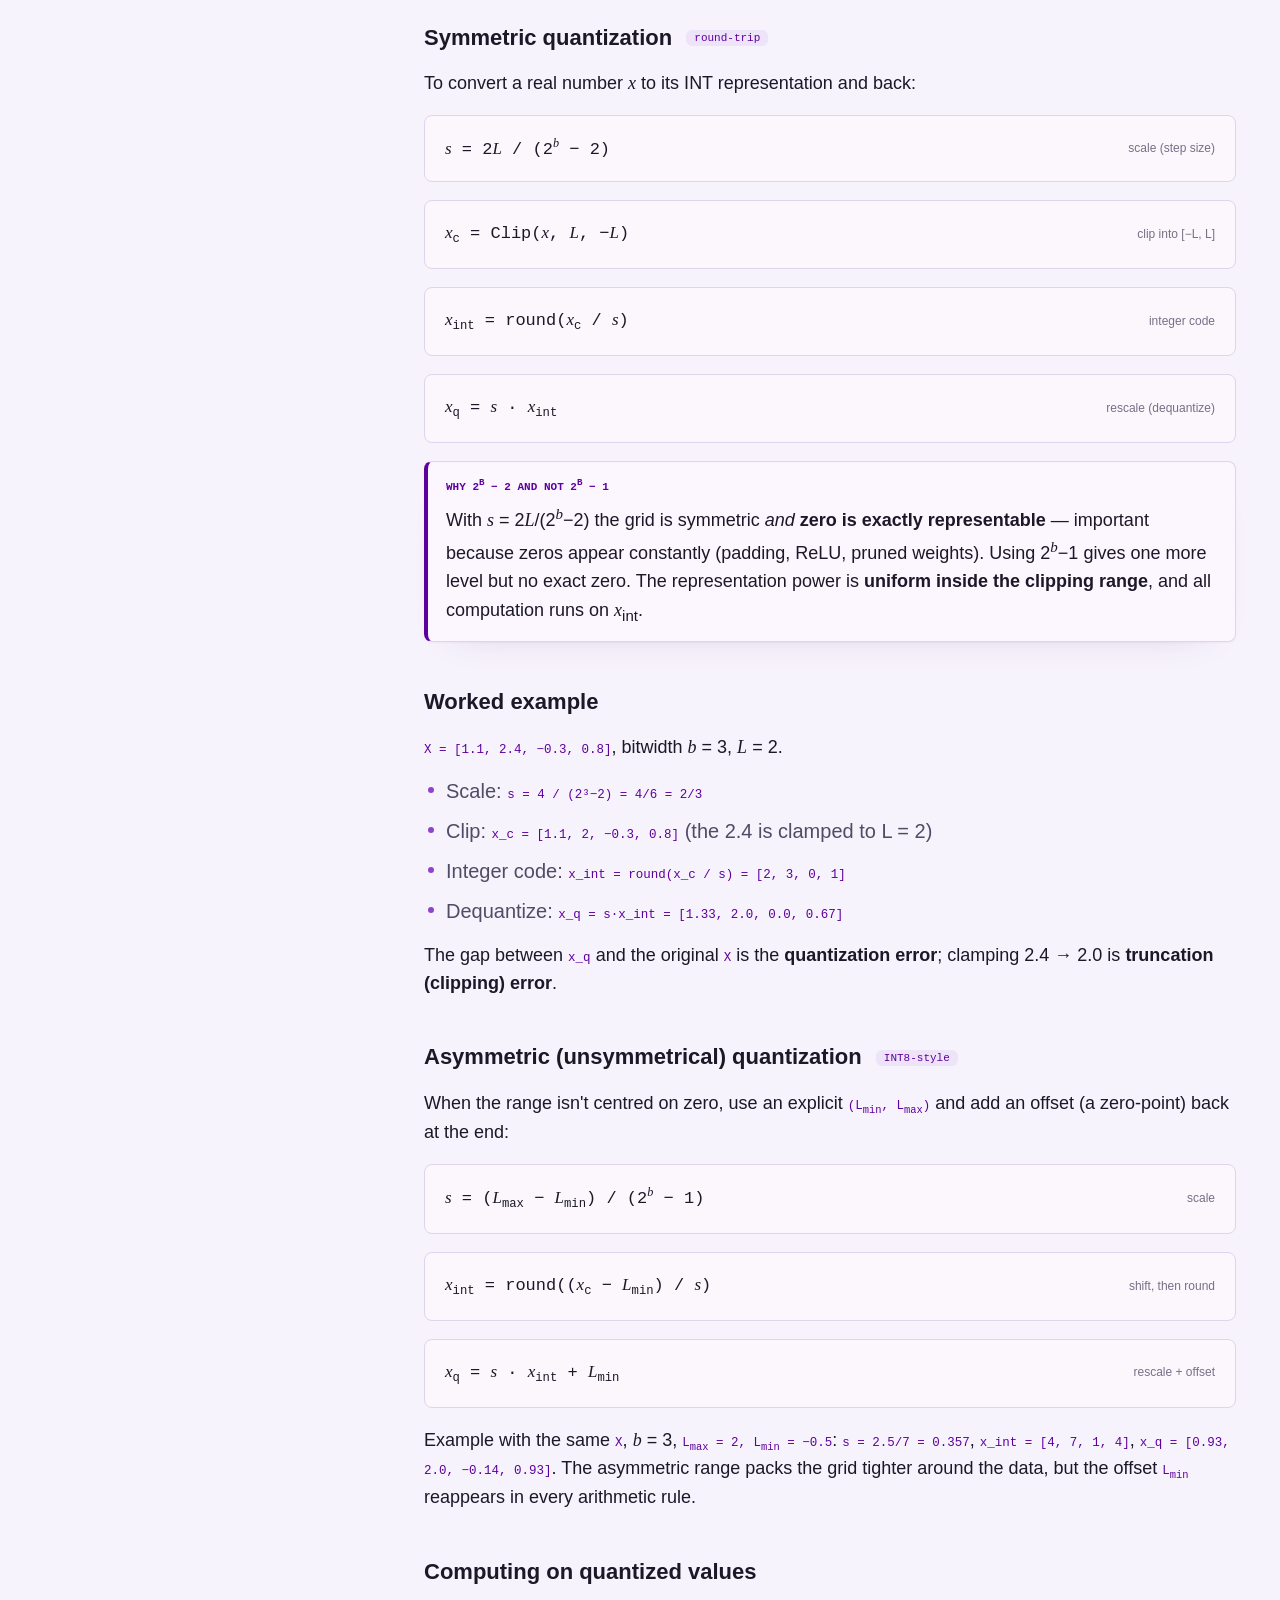
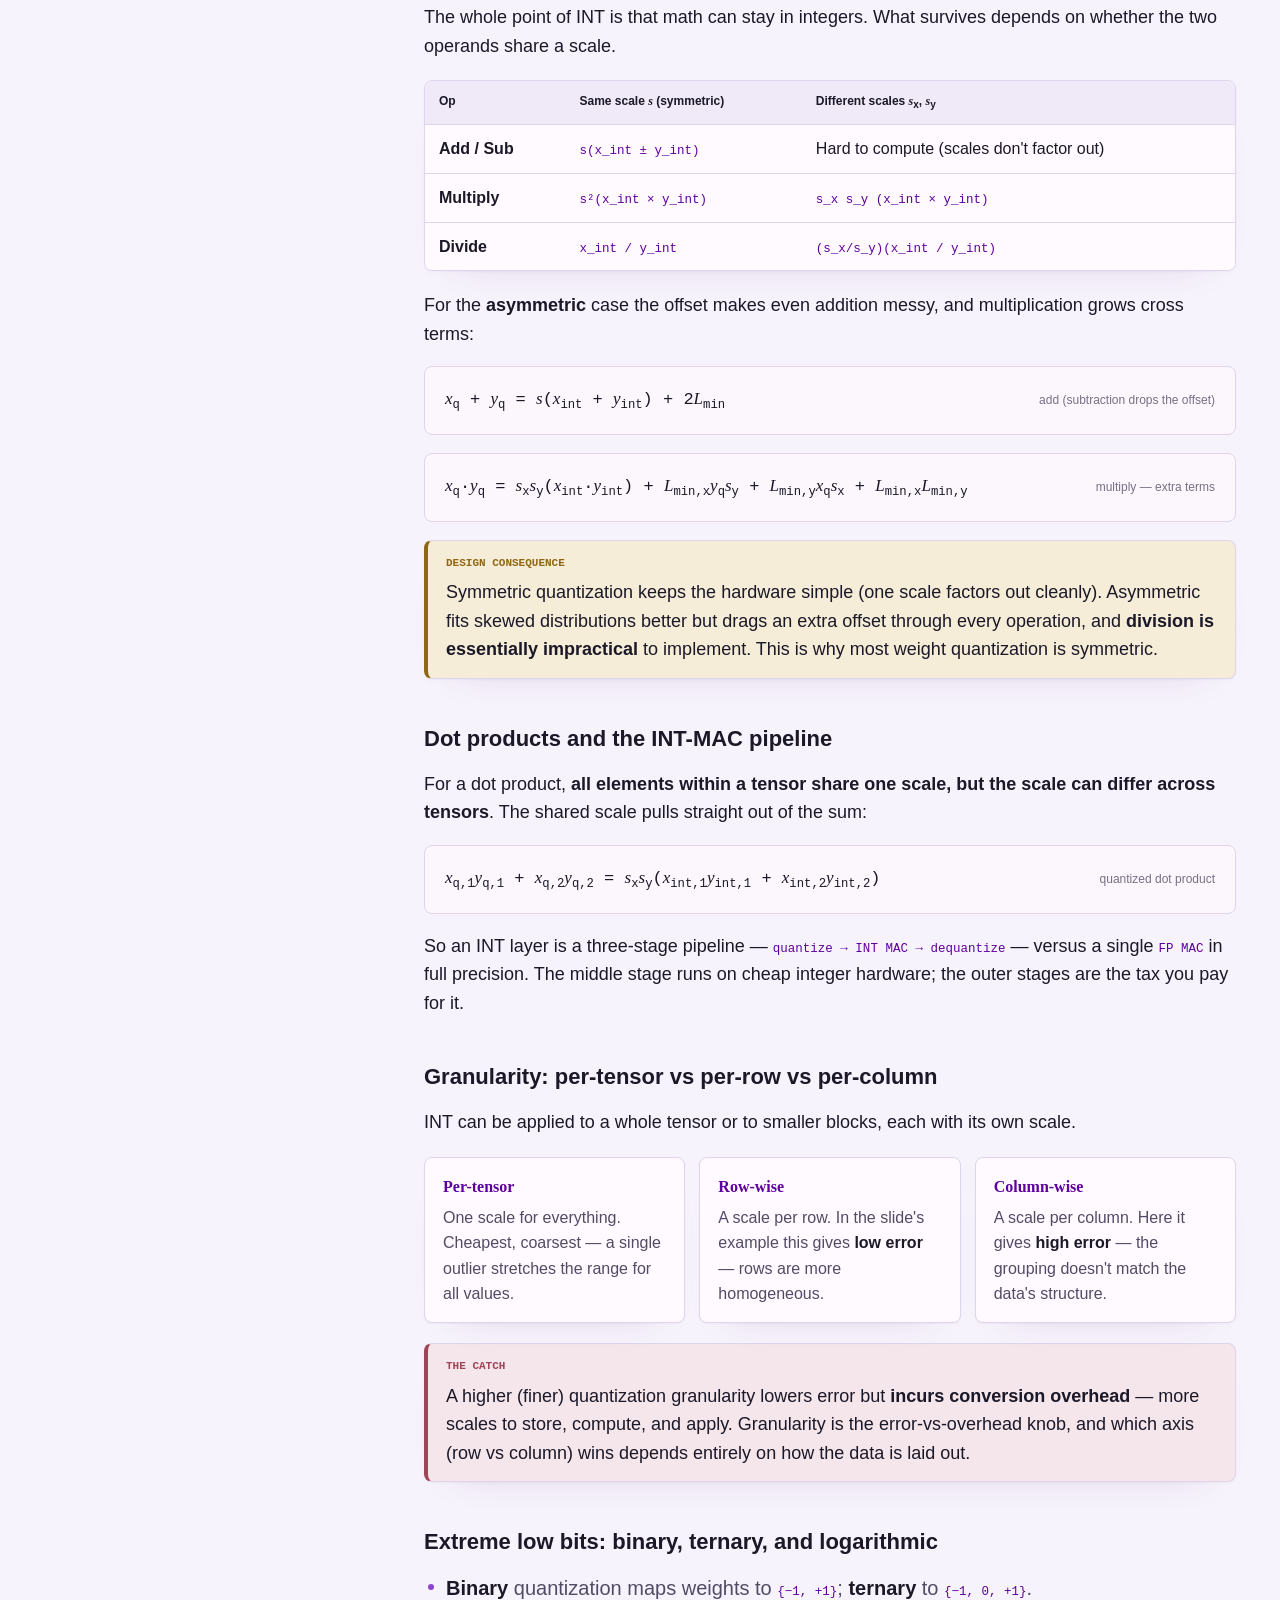
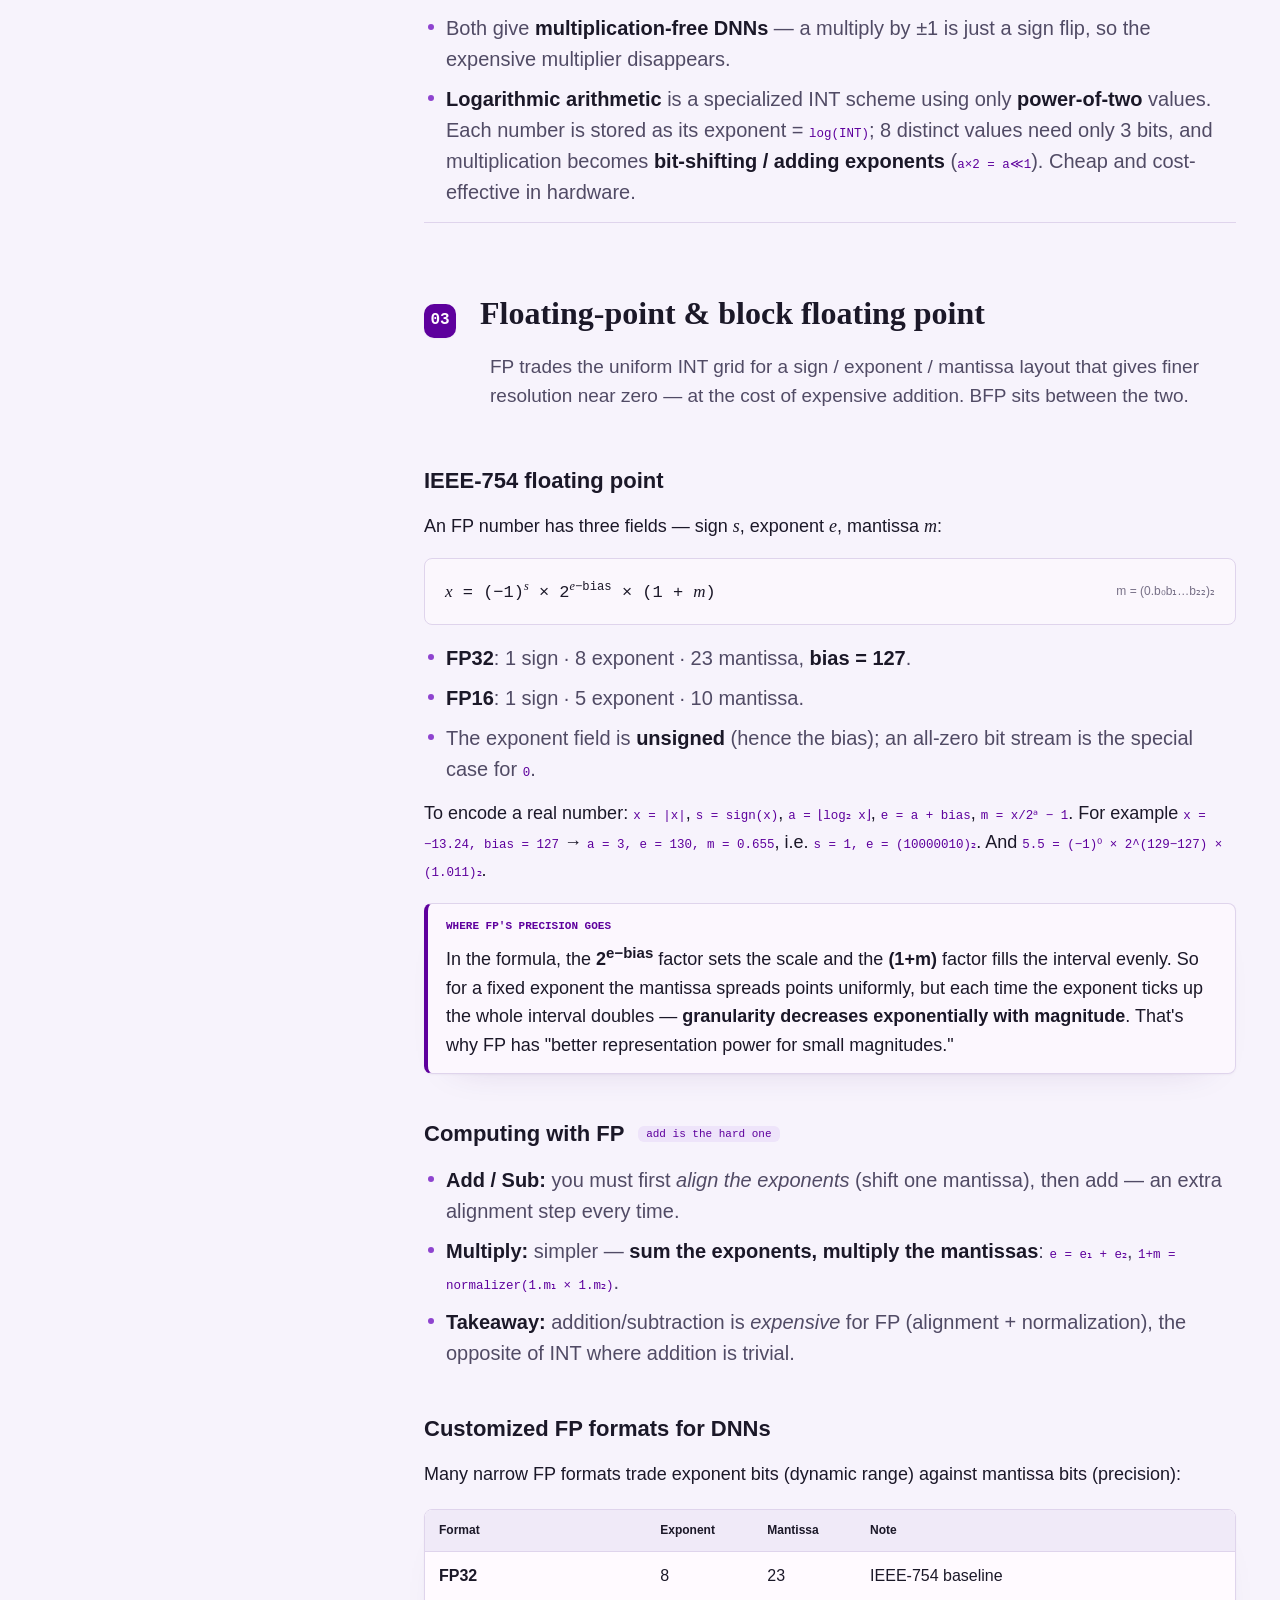
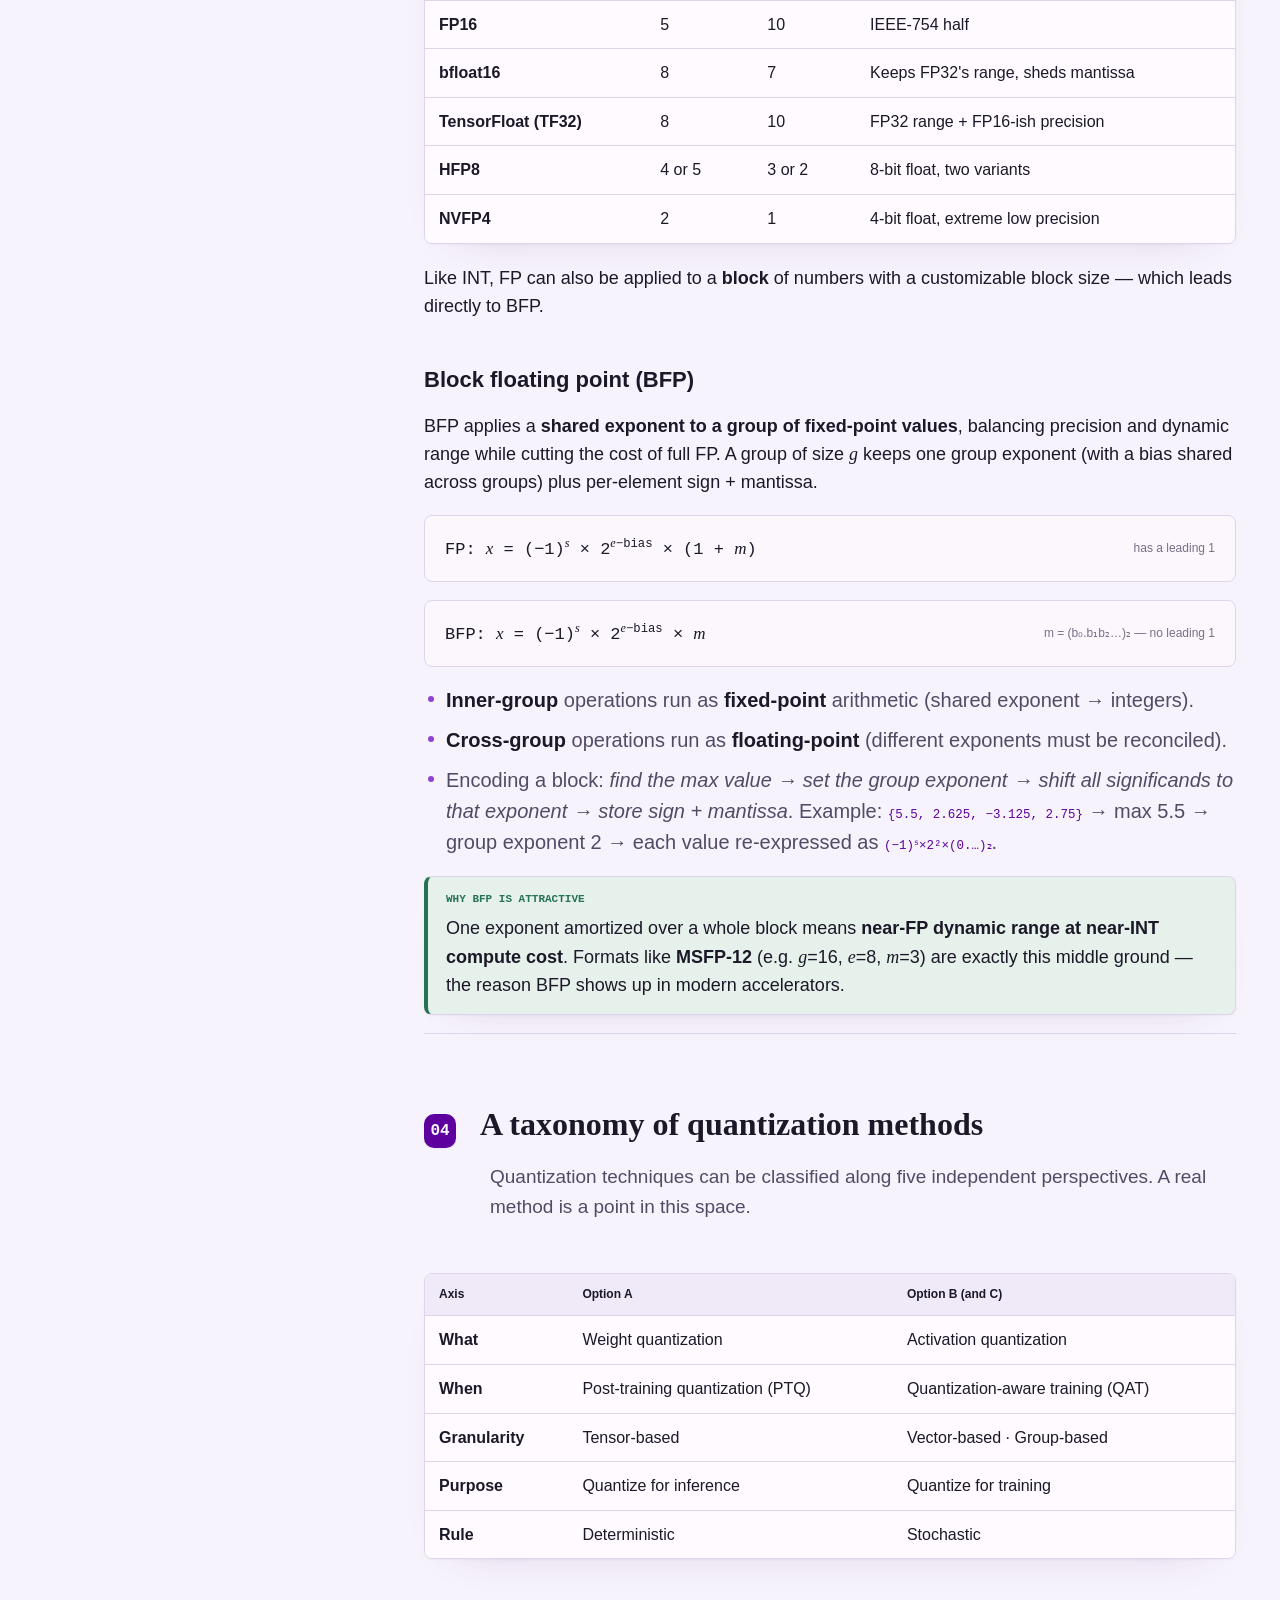
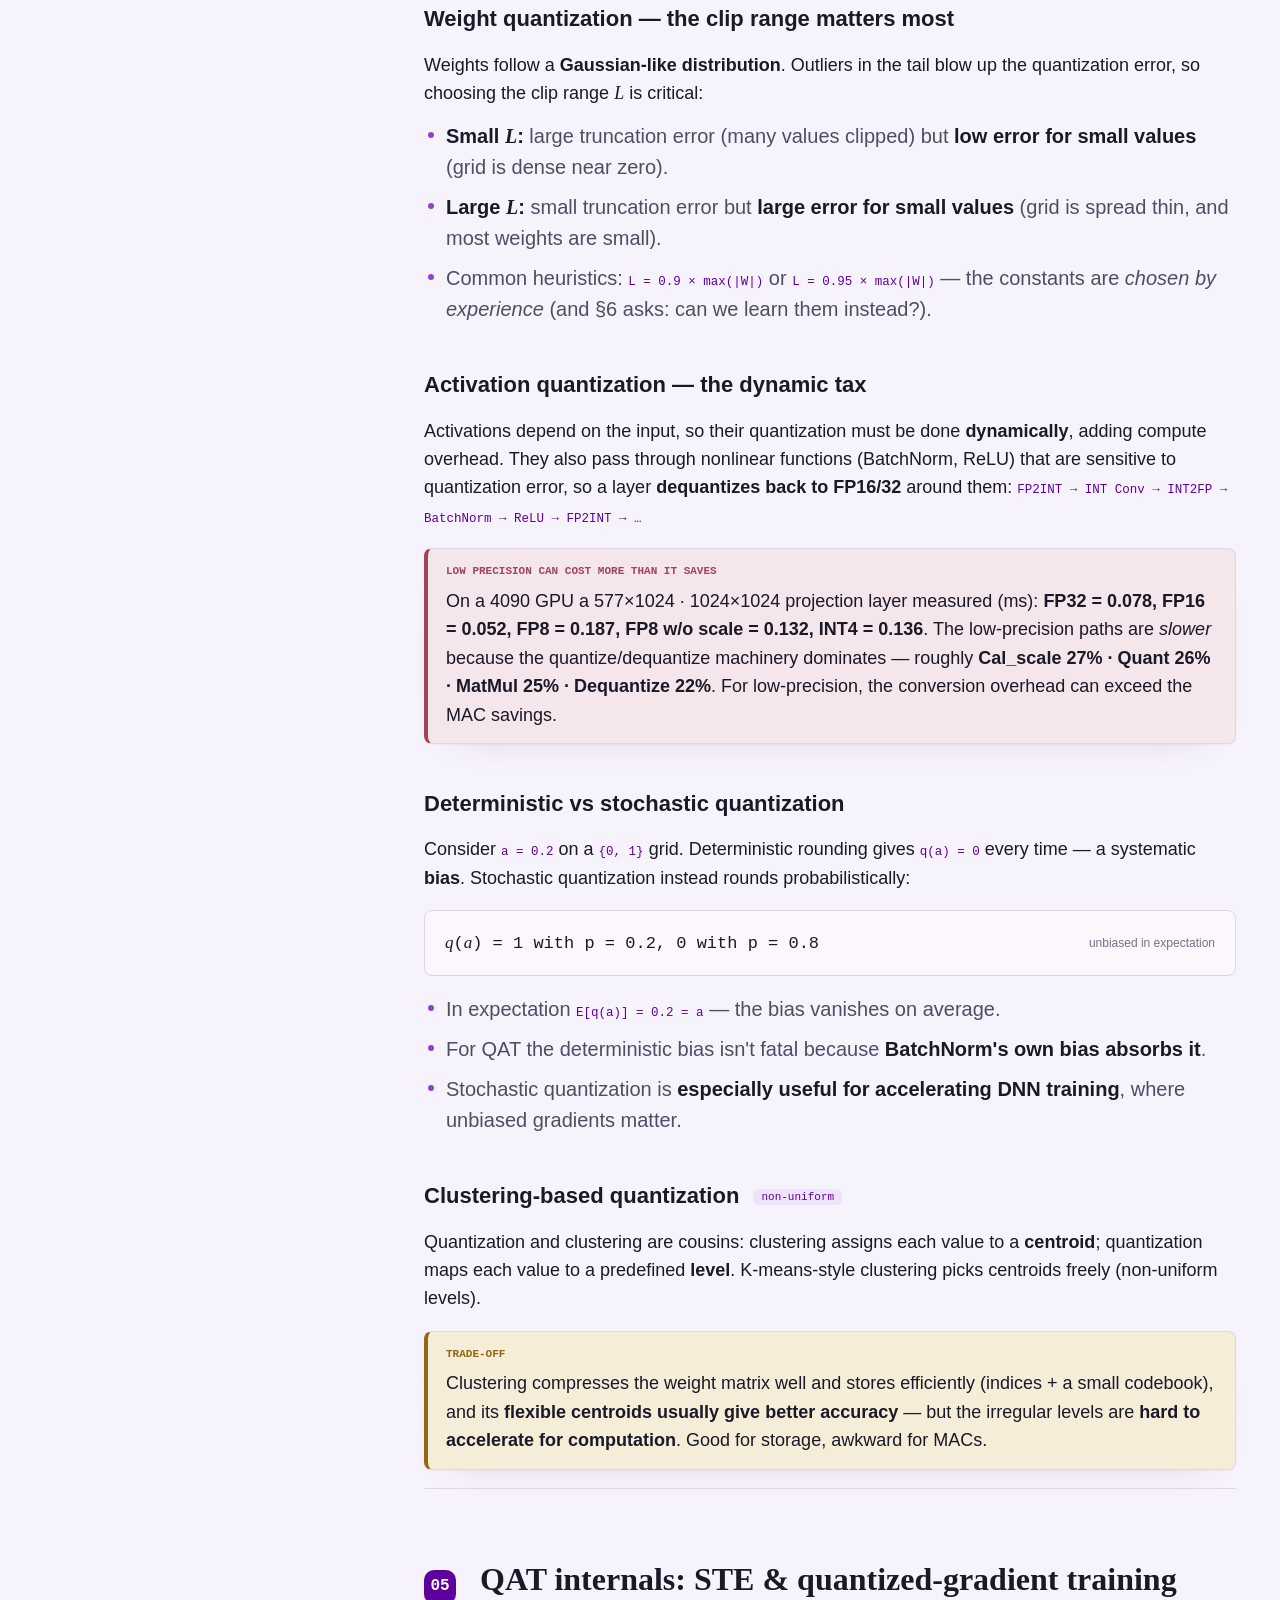
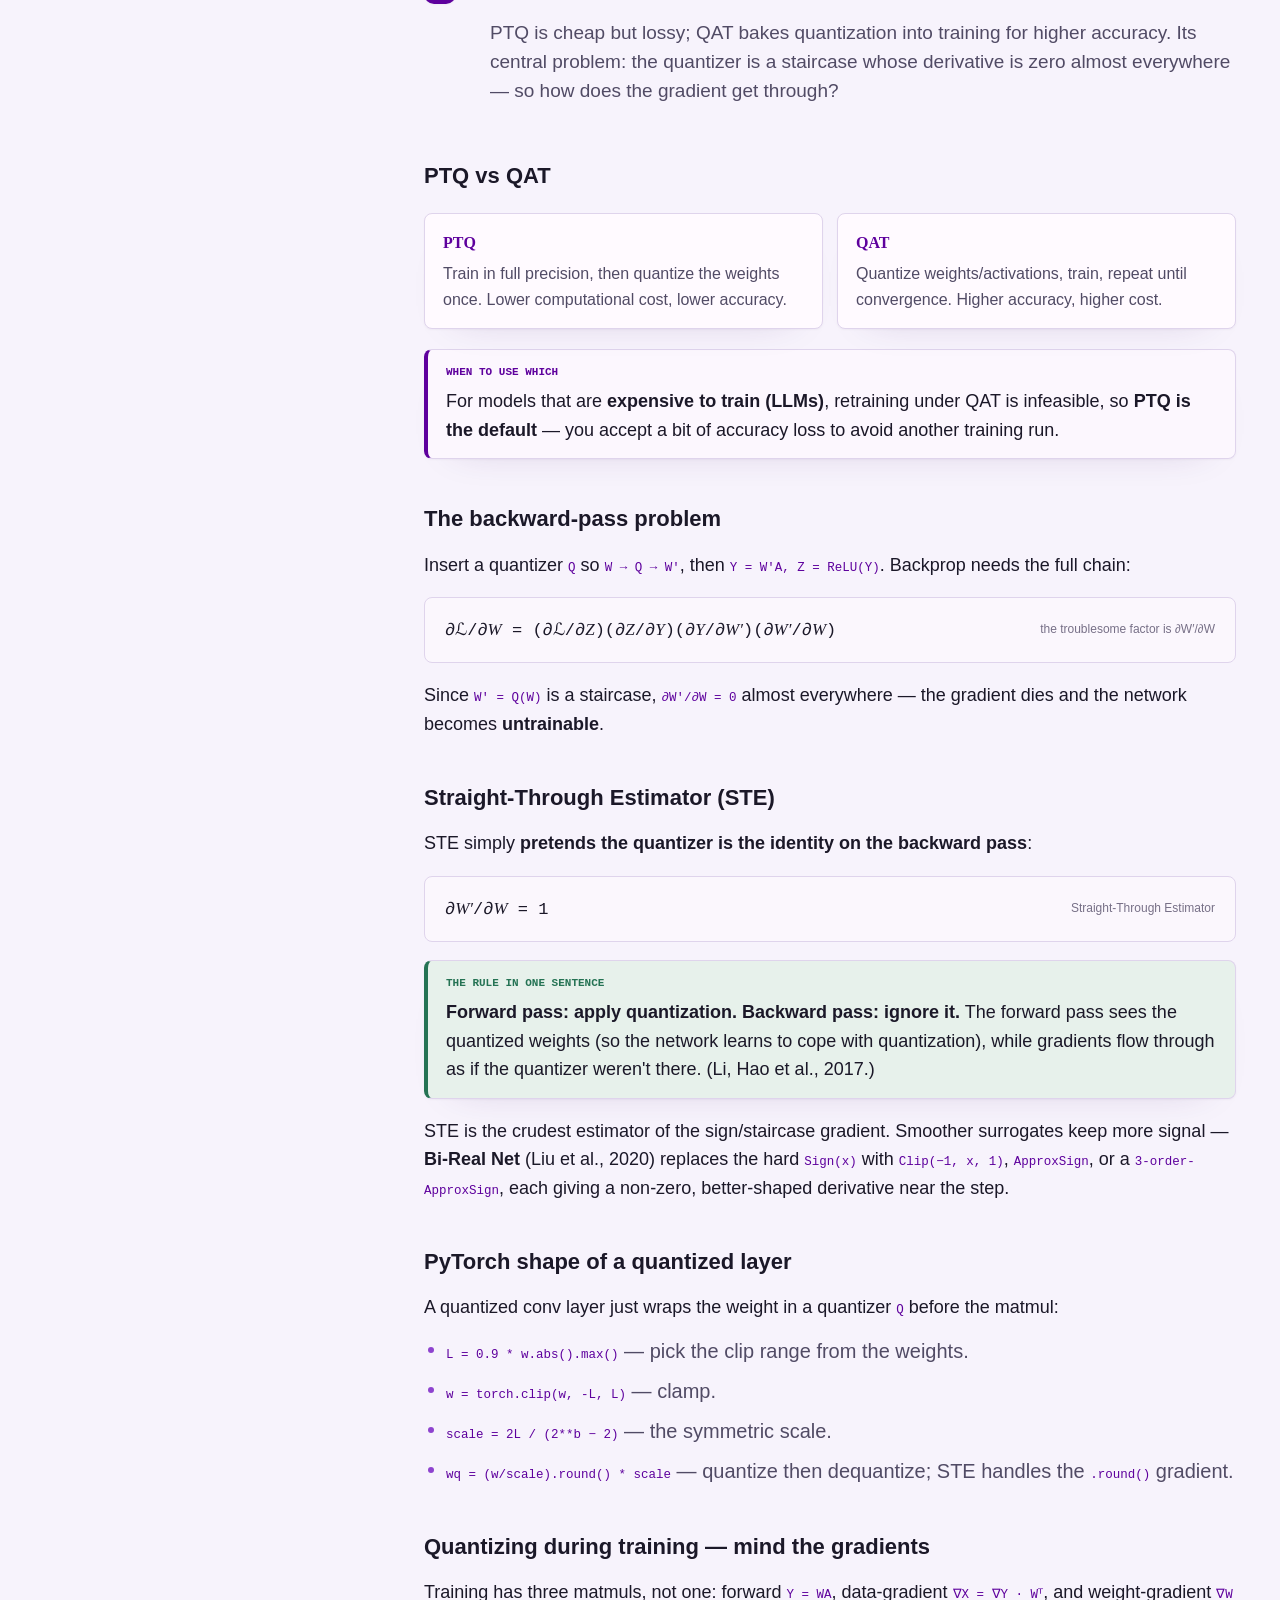
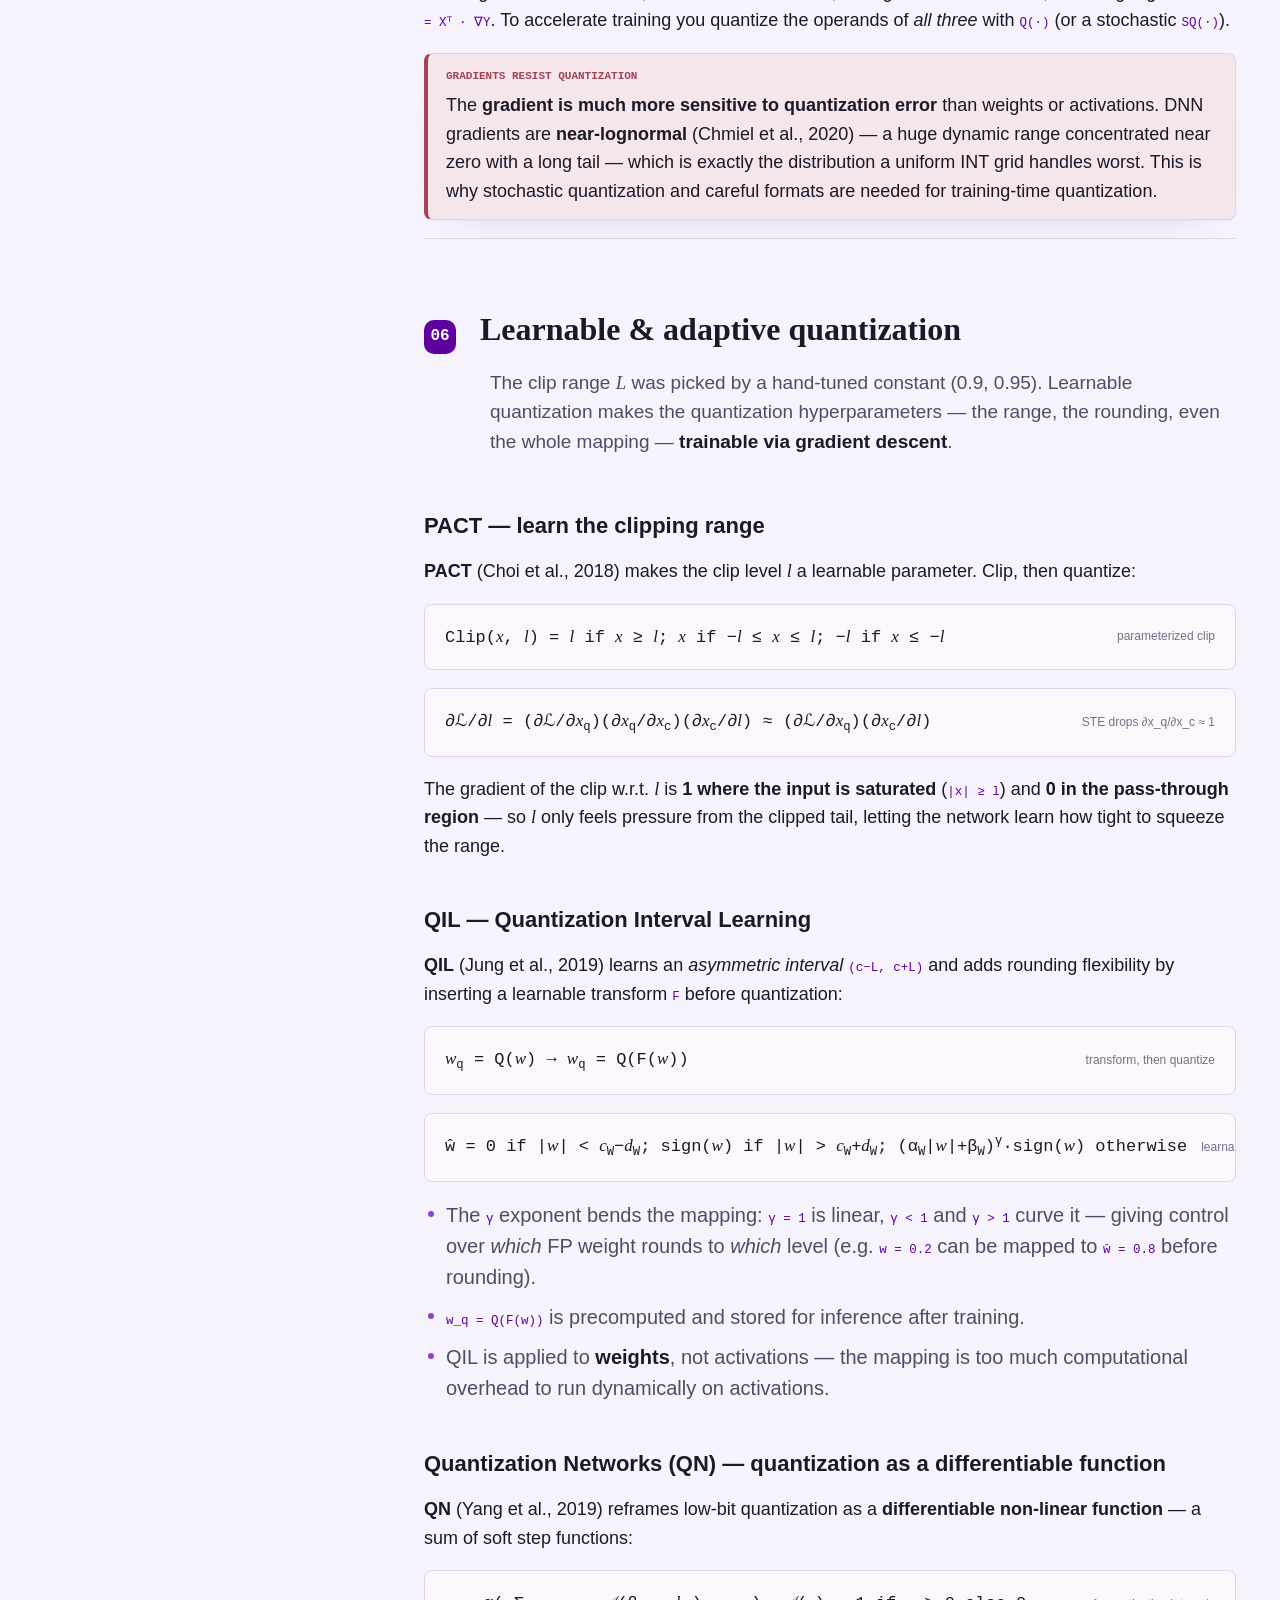
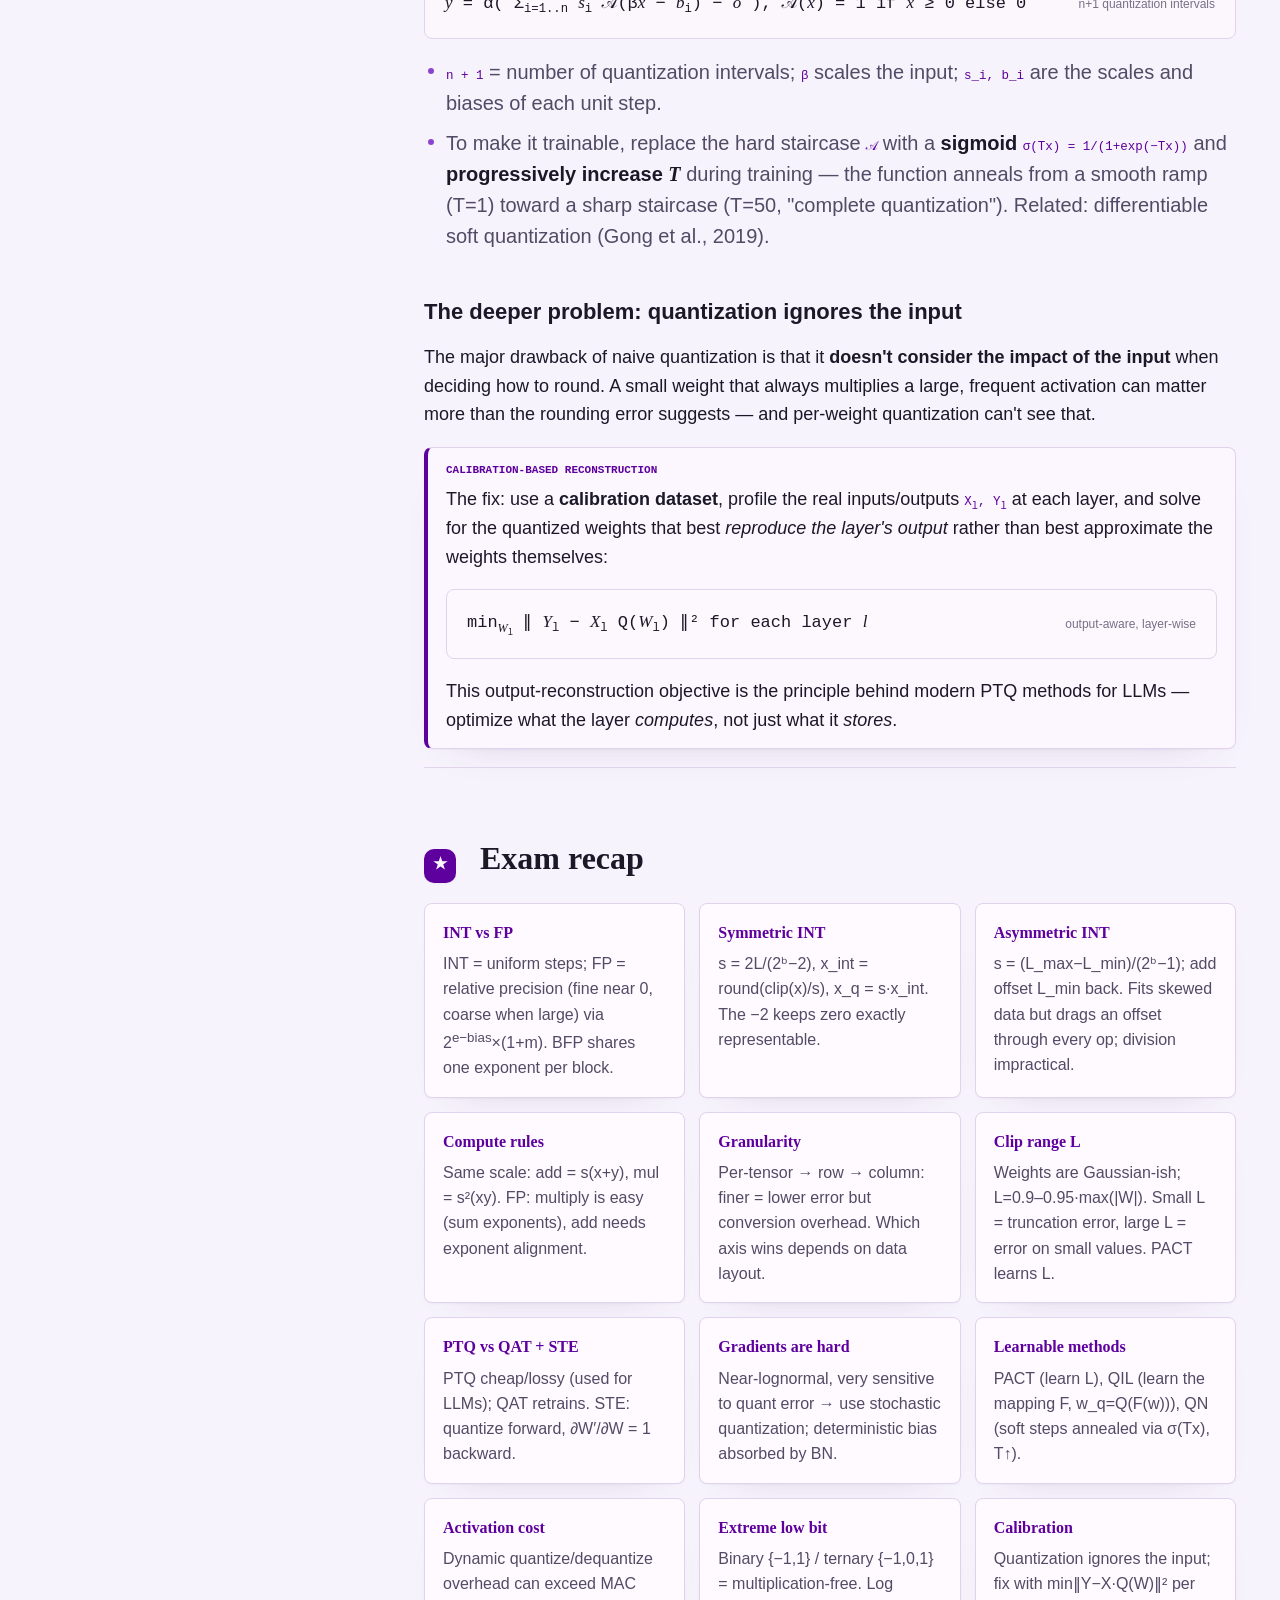
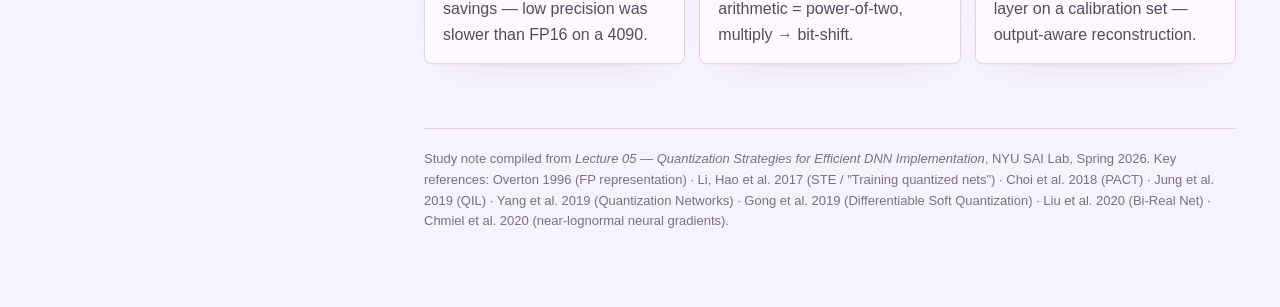
<file: lecture-05.html>
<!doctype html>
<html lang="en">
<head>
<meta charset="utf-8">
<meta name="viewport" content="width=device-width, initial-scale=1">
<title>Lecture 05: Quantization — Study Note</title>
<link rel="stylesheet" href="style.css?v=20260716-font">
</head>
<body>
<div class="wrap">
  <nav class="toc">
    <a class="home" href="index.html">← All lectures</a>
    <div class="brand">05 · Quantization Strategies for Efficient DNNs</div>
    <a href="#why"><span class="n">01</span>Why quantize &amp; formats</a>
    <a href="#int"><span class="n">02</span>Fixed-point (INT)</a>
    <a class="sub" href="#int">Symmetric / asymmetric math</a>
    <a class="sub" href="#int">Computation &amp; granularity</a>
    <a class="sub" href="#int">Binary · ternary · log</a>
    <a href="#float"><span class="n">03</span>Floating &amp; block-float</a>
    <a href="#taxonomy"><span class="n">04</span>Taxonomy</a>
    <a class="sub" href="#taxonomy">Weight / activation</a>
    <a class="sub" href="#taxonomy">PTQ vs QAT</a>
    <a class="sub" href="#taxonomy">Deterministic / stochastic</a>
    <a href="#qat"><span class="n">05</span>QAT internals &amp; STE</a>
    <a href="#learnable"><span class="n">06</span>Learnable quantization</a>
    <a href="#recap"><span class="n">★</span>Exam recap</a>
  </nav>

  <main>
    <header class="mast">
      <p class="eyebrow">Lecture 05 · Study Note</p>
      <h1>Quantization Strategies for Efficient DNN Implementation</h1>
      <p class="sub">Trading precision for memory, compute, and energy — the number formats (INT / FP / BFP), the exact scale–zero-point math, where quantization error hides, and how to make the clipping range and rounding <em>learnable</em>.</p>
      <div class="meta-row">
        <span class="chip">NYU SAI Lab</span>
        <span class="chip">Spring 2026</span>
        <span class="chip">INT · FP · BFP</span>
        <span class="chip">PTQ · QAT · STE</span>
        <span class="chip">PACT · QIL · QN</span>
      </div>
    </header>

    <section id="why">
      <div class="sec-head"><span class="num">01</span><h2>Why quantize, and the format landscape</h2></div>
      <p class="lede">Quantization replaces high-precision numbers (FP32) with a smaller set of low-precision values. Like pruning, the payoff is <strong>less storage</strong> and <strong>less compute / energy</strong> — but here we shrink each number instead of removing it.</p>

      <h3>Three families of data format</h3>
      <p>The lecture organizes everything around three basic representations, then two families of quantization <em class="term">method</em> built on top of them.</p>
      <div class="tbl-scroll"><table>
        <thead><tr><th>Format</th><th>Idea</th><th>Precision behaviour</th><th>Compute</th></tr></thead>
        <tbody>
          <tr><td><strong>Fixed-point (INT)</strong></td><td>Uniform grid: one scale <var>s</var> maps integers to reals</td><td><strong>Uniform</strong> — every step is the same size</td><td>Cheap integer adders / multipliers</td></tr>
          <tr><td><strong>Floating-point (FP)</strong></td><td>Sign · exponent · mantissa (IEEE-754)</td><td><strong>Relative</strong> — fine near 0, coarse when large</td><td>Align/normalize; add is expensive</td></tr>
          <tr><td><strong>Block floating point (BFP)</strong></td><td>A group of values <em>shares one exponent</em>, keeps individual mantissas</td><td>Middle ground between INT and FP</td><td>Inner-group = fixed-point; cross-group = FP</td></tr>
        </tbody>
      </table></div>
      <div class="call key"><span class="k">INT vs FP — the one-line intuition</span><p><strong>FP gives relative precision:</strong> under a fixed exponent the mantissa fills the gap evenly, but as the exponent grows the step size grows <em>exponentially</em> — small magnitudes get fine granularity, large magnitudes get coarse. <strong>INT gives uniform precision:</strong> every representable value is exactly the same distance <var>s</var> apart. Weights cluster near zero, so both stories matter.</p></div>
    </section>

    <hr class="rule">

    <section id="int">
      <div class="sec-head"><span class="num">02</span><h2>Fixed-point (INT) quantization</h2></div>
      <p class="lede">Quantizing with a fixed-point format is called <em class="term">INT quantization</em>. Two hyperparameters define it: the <strong>clipping range</strong> (often symmetric <span class="mono">(−L, L)</span>) and the <strong>bitwidth</strong> <var>b</var>. Everything downstream is arithmetic on the integer code <var>x</var><sub>int</sub>.</p>

      <h3>Symmetric quantization <span class="tag">round-trip</span></h3>
      <p>To convert a real number <var>x</var> to its INT representation and back:</p>
      <div class="formula"><span class="eq"><var>s</var> = 2<var>L</var> / (2<sup><var>b</var></sup> − 2)</span><span class="lbl">scale (step size)</span></div>
      <div class="formula"><span class="eq"><var>x</var><sub>c</sub> = Clip(<var>x</var>, <var>L</var>, −<var>L</var>)</span><span class="lbl">clip into [−L, L]</span></div>
      <div class="formula"><span class="eq"><var>x</var><sub>int</sub> = round(<var>x</var><sub>c</sub> / <var>s</var>)</span><span class="lbl">integer code</span></div>
      <div class="formula"><span class="eq"><var>x</var><sub>q</sub> = <var>s</var> · <var>x</var><sub>int</sub></span><span class="lbl">rescale (dequantize)</span></div>
      <div class="call key"><span class="k">Why 2<sup>b</sup> − 2 and not 2<sup>b</sup> − 1</span><p>With <var>s</var> = 2<var>L</var>/(2<sup><var>b</var></sup>−2) the grid is symmetric <em>and</em> <strong>zero is exactly representable</strong> — important because zeros appear constantly (padding, ReLU, pruned weights). Using 2<sup><var>b</var></sup>−1 gives one more level but no exact zero. The representation power is <strong>uniform inside the clipping range</strong>, and all computation runs on <var>x</var><sub>int</sub>.</p></div>

      <h3>Worked example</h3>
      <p><span class="mono">X = [1.1, 2.4, −0.3, 0.8]</span>, bitwidth <var>b</var> = 3, <var>L</var> = 2.</p>
      <ul class="clean">
        <li>Scale: <span class="mono">s = 4 / (2³−2) = 4/6 = 2/3</span></li>
        <li>Clip: <span class="mono">x_c = [1.1, 2, −0.3, 0.8]</span> (the 2.4 is clamped to L = 2)</li>
        <li>Integer code: <span class="mono">x_int = round(x_c / s) = [2, 3, 0, 1]</span></li>
        <li>Dequantize: <span class="mono">x_q = s·x_int = [1.33, 2.0, 0.0, 0.67]</span></li>
      </ul>
      <p>The gap between <span class="mono">x_q</span> and the original <span class="mono">X</span> is the <strong>quantization error</strong>; clamping 2.4 → 2.0 is <strong>truncation (clipping) error</strong>.</p>

      <h3>Asymmetric (unsymmetrical) quantization <span class="tag">INT8-style</span></h3>
      <p>When the range isn't centred on zero, use an explicit <span class="mono">(L<sub>min</sub>, L<sub>max</sub>)</span> and add an offset (a zero-point) back at the end:</p>
      <div class="formula"><span class="eq"><var>s</var> = (<var>L</var><sub>max</sub> − <var>L</var><sub>min</sub>) / (2<sup><var>b</var></sup> − 1)</span><span class="lbl">scale</span></div>
      <div class="formula"><span class="eq"><var>x</var><sub>int</sub> = round((<var>x</var><sub>c</sub> − <var>L</var><sub>min</sub>) / <var>s</var>)</span><span class="lbl">shift, then round</span></div>
      <div class="formula"><span class="eq"><var>x</var><sub>q</sub> = <var>s</var> · <var>x</var><sub>int</sub> + <var>L</var><sub>min</sub></span><span class="lbl">rescale + offset</span></div>
      <p>Example with the same <span class="mono">X</span>, <var>b</var> = 3, <span class="mono">L<sub>max</sub> = 2, L<sub>min</sub> = −0.5</span>: <span class="mono">s = 2.5/7 = 0.357</span>, <span class="mono">x_int = [4, 7, 1, 4]</span>, <span class="mono">x_q = [0.93, 2.0, −0.14, 0.93]</span>. The asymmetric range packs the grid tighter around the data, but the offset <span class="mono">L<sub>min</sub></span> reappears in every arithmetic rule.</p>

      <h3>Computing on quantized values</h3>
      <p>The whole point of INT is that math can stay in integers. What survives depends on whether the two operands share a scale.</p>
      <div class="tbl-scroll"><table>
        <thead><tr><th>Op</th><th>Same scale <var>s</var> (symmetric)</th><th>Different scales <var>s</var><sub>x</sub>, <var>s</var><sub>y</sub></th></tr></thead>
        <tbody>
          <tr><td><strong>Add / Sub</strong></td><td><span class="mono">s(x_int ± y_int)</span></td><td>Hard to compute (scales don't factor out)</td></tr>
          <tr><td><strong>Multiply</strong></td><td><span class="mono">s²(x_int × y_int)</span></td><td><span class="mono">s_x s_y (x_int × y_int)</span></td></tr>
          <tr><td><strong>Divide</strong></td><td><span class="mono">x_int / y_int</span></td><td><span class="mono">(s_x/s_y)(x_int / y_int)</span></td></tr>
        </tbody>
      </table></div>
      <p>For the <strong>asymmetric</strong> case the offset makes even addition messy, and multiplication grows cross terms:</p>
      <div class="formula"><span class="eq"><var>x</var><sub>q</sub> + <var>y</var><sub>q</sub> = <var>s</var>(<var>x</var><sub>int</sub> + <var>y</var><sub>int</sub>) + 2<var>L</var><sub>min</sub></span><span class="lbl">add (subtraction drops the offset)</span></div>
      <div class="formula"><span class="eq"><var>x</var><sub>q</sub>·<var>y</var><sub>q</sub> = <var>s</var><sub>x</sub><var>s</var><sub>y</sub>(<var>x</var><sub>int</sub>·<var>y</var><sub>int</sub>) + <var>L</var><sub>min,x</sub><var>y</var><sub>q</sub><var>s</var><sub>y</sub> + <var>L</var><sub>min,y</sub><var>x</var><sub>q</sub><var>s</var><sub>x</sub> + <var>L</var><sub>min,x</sub><var>L</var><sub>min,y</sub></span><span class="lbl">multiply — extra terms</span></div>
      <div class="call warn"><span class="k">Design consequence</span><p>Symmetric quantization keeps the hardware simple (one scale factors out cleanly). Asymmetric fits skewed distributions better but drags an extra offset through every operation, and <strong>division is essentially impractical</strong> to implement. This is why most weight quantization is symmetric.</p></div>

      <h3>Dot products and the INT-MAC pipeline</h3>
      <p>For a dot product, <strong>all elements within a tensor share one scale, but the scale can differ across tensors</strong>. The shared scale pulls straight out of the sum:</p>
      <div class="formula"><span class="eq"><var>x</var><sub>q,1</sub><var>y</var><sub>q,1</sub> + <var>x</var><sub>q,2</sub><var>y</var><sub>q,2</sub> = <var>s</var><sub>x</sub><var>s</var><sub>y</sub>(<var>x</var><sub>int,1</sub><var>y</var><sub>int,1</sub> + <var>x</var><sub>int,2</sub><var>y</var><sub>int,2</sub>)</span><span class="lbl">quantized dot product</span></div>
      <p>So an INT layer is a three-stage pipeline — <span class="mono">quantize → INT MAC → dequantize</span> — versus a single <span class="mono">FP MAC</span> in full precision. The middle stage runs on cheap integer hardware; the outer stages are the tax you pay for it.</p>

      <h3>Granularity: per-tensor vs per-row vs per-column</h3>
      <p>INT can be applied to a whole tensor or to smaller blocks, each with its own scale.</p>
      <div class="cards">
        <div class="card"><p class="q">Per-tensor</p><p>One scale for everything. Cheapest, coarsest — a single outlier stretches the range for all values.</p></div>
        <div class="card"><p class="q">Row-wise</p><p>A scale per row. In the slide's example this gives <strong>low error</strong> — rows are more homogeneous.</p></div>
        <div class="card"><p class="q">Column-wise</p><p>A scale per column. Here it gives <strong>high error</strong> — the grouping doesn't match the data's structure.</p></div>
      </div>
      <div class="call bad"><span class="k">The catch</span><p>A higher (finer) quantization granularity lowers error but <strong>incurs conversion overhead</strong> — more scales to store, compute, and apply. Granularity is the error-vs-overhead knob, and which axis (row vs column) wins depends entirely on how the data is laid out.</p></div>

      <h3>Extreme low bits: binary, ternary, and logarithmic</h3>
      <ul class="clean">
        <li><strong>Binary</strong> quantization maps weights to <span class="mono">{−1, +1}</span>; <strong>ternary</strong> to <span class="mono">{−1, 0, +1}</span>.</li>
        <li>Both give <strong>multiplication-free DNNs</strong> — a multiply by ±1 is just a sign flip, so the expensive multiplier disappears.</li>
        <li><strong>Logarithmic arithmetic</strong> is a specialized INT scheme using only <strong>power-of-two</strong> values. Each number is stored as its exponent = <span class="mono">log(INT)</span>; 8 distinct values need only 3 bits, and multiplication becomes <strong>bit-shifting / adding exponents</strong> (<span class="mono">a×2 = a≪1</span>). Cheap and cost-effective in hardware.</li>
      </ul>
    </section>

    <hr class="rule">

    <section id="float">
      <div class="sec-head"><span class="num">03</span><h2>Floating-point &amp; block floating point</h2></div>
      <p class="lede">FP trades the uniform INT grid for a sign / exponent / mantissa layout that gives finer resolution near zero — at the cost of expensive addition. BFP sits between the two.</p>

      <h3>IEEE-754 floating point</h3>
      <p>An FP number has three fields — sign <var>s</var>, exponent <var>e</var>, mantissa <var>m</var>:</p>
      <div class="formula"><span class="eq"><var>x</var> = (−1)<sup><var>s</var></sup> × 2<sup><var>e</var>−bias</sup> × (1 + <var>m</var>)</span><span class="lbl">m = (0.b₀b₁…b₂₂)₂</span></div>
      <ul class="clean">
        <li><strong>FP32</strong>: 1 sign · 8 exponent · 23 mantissa, <strong>bias = 127</strong>.</li>
        <li><strong>FP16</strong>: 1 sign · 5 exponent · 10 mantissa.</li>
        <li>The exponent field is <strong>unsigned</strong> (hence the bias); an all-zero bit stream is the special case for <span class="mono">0</span>.</li>
      </ul>
      <p>To encode a real number: <span class="mono">x = |x|</span>, <span class="mono">s = sign(x)</span>, <span class="mono">a = ⌊log₂ x⌋</span>, <span class="mono">e = a + bias</span>, <span class="mono">m = x/2ᵃ − 1</span>. For example <span class="mono">x = −13.24, bias = 127</span> → <span class="mono">a = 3, e = 130, m = 0.655</span>, i.e. <span class="mono">s = 1, e = (10000010)₂</span>. And <span class="mono">5.5 = (−1)⁰ × 2^(129−127) × (1.011)₂</span>.</p>

      <div class="call key"><span class="k">Where FP's precision goes</span><p>In the formula, the <strong>2<sup>e−bias</sup></strong> factor sets the scale and the <strong>(1+m)</strong> factor fills the interval evenly. So for a fixed exponent the mantissa spreads points uniformly, but each time the exponent ticks up the whole interval doubles — <strong>granularity decreases exponentially with magnitude</strong>. That's why FP has "better representation power for small magnitudes."</p></div>

      <h3>Computing with FP <span class="tag">add is the hard one</span></h3>
      <ul class="clean">
        <li><strong>Add / Sub:</strong> you must first <em>align the exponents</em> (shift one mantissa), then add — an extra alignment step every time.</li>
        <li><strong>Multiply:</strong> simpler — <strong>sum the exponents, multiply the mantissas</strong>: <span class="mono">e = e₁ + e₂</span>, <span class="mono">1+m = normalizer(1.m₁ × 1.m₂)</span>.</li>
        <li><strong>Takeaway:</strong> addition/subtraction is <em>expensive</em> for FP (alignment + normalization), the opposite of INT where addition is trivial.</li>
      </ul>

      <h3>Customized FP formats for DNNs</h3>
      <p>Many narrow FP formats trade exponent bits (dynamic range) against mantissa bits (precision):</p>
      <div class="tbl-scroll"><table>
        <thead><tr><th>Format</th><th>Exponent</th><th>Mantissa</th><th>Note</th></tr></thead>
        <tbody>
          <tr><td><strong>FP32</strong></td><td>8</td><td>23</td><td>IEEE-754 baseline</td></tr>
          <tr><td><strong>FP16</strong></td><td>5</td><td>10</td><td>IEEE-754 half</td></tr>
          <tr><td><strong>bfloat16</strong></td><td>8</td><td>7</td><td>Keeps FP32's range, sheds mantissa</td></tr>
          <tr><td><strong>TensorFloat (TF32)</strong></td><td>8</td><td>10</td><td>FP32 range + FP16-ish precision</td></tr>
          <tr><td><strong>HFP8</strong></td><td>4 or 5</td><td>3 or 2</td><td>8-bit float, two variants</td></tr>
          <tr><td><strong>NVFP4</strong></td><td>2</td><td>1</td><td>4-bit float, extreme low precision</td></tr>
        </tbody>
      </table></div>
      <p>Like INT, FP can also be applied to a <strong>block</strong> of numbers with a customizable block size — which leads directly to BFP.</p>

      <h3>Block floating point (BFP)</h3>
      <p>BFP applies a <strong>shared exponent to a group of fixed-point values</strong>, balancing precision and dynamic range while cutting the cost of full FP. A group of size <var>g</var> keeps one group exponent (with a bias shared across groups) plus per-element sign + mantissa.</p>
      <div class="formula"><span class="eq">FP:  <var>x</var> = (−1)<sup><var>s</var></sup> × 2<sup><var>e</var>−bias</sup> × (1 + <var>m</var>)</span><span class="lbl">has a leading 1</span></div>
      <div class="formula"><span class="eq">BFP: <var>x</var> = (−1)<sup><var>s</var></sup> × 2<sup><var>e</var>−bias</sup> × <var>m</var></span><span class="lbl">m = (b₀.b₁b₂…)₂ — no leading 1</span></div>
      <ul class="clean">
        <li><strong>Inner-group</strong> operations run as <strong>fixed-point</strong> arithmetic (shared exponent → integers).</li>
        <li><strong>Cross-group</strong> operations run as <strong>floating-point</strong> (different exponents must be reconciled).</li>
        <li>Encoding a block: <em>find the max value → set the group exponent → shift all significands to that exponent → store sign + mantissa</em>. Example: <span class="mono">{5.5, 2.625, −3.125, 2.75}</span> → max 5.5 → group exponent 2 → each value re-expressed as <span class="mono">(−1)ˢ×2²×(0.…)₂</span>.</li>
      </ul>
      <div class="call good"><span class="k">Why BFP is attractive</span><p>One exponent amortized over a whole block means <strong>near-FP dynamic range at near-INT compute cost</strong>. Formats like <strong>MSFP-12</strong> (e.g. <var>g</var>=16, <var>e</var>=8, <var>m</var>=3) are exactly this middle ground — the reason BFP shows up in modern accelerators.</p></div>
    </section>

    <hr class="rule">

    <section id="taxonomy">
      <div class="sec-head"><span class="num">04</span><h2>A taxonomy of quantization methods</h2></div>
      <p class="lede">Quantization techniques can be classified along five independent perspectives. A real method is a point in this space.</p>
      <div class="tbl-scroll"><table>
        <thead><tr><th>Axis</th><th>Option A</th><th>Option B (and C)</th></tr></thead>
        <tbody>
          <tr><td><strong>What</strong></td><td>Weight quantization</td><td>Activation quantization</td></tr>
          <tr><td><strong>When</strong></td><td>Post-training quantization (PTQ)</td><td>Quantization-aware training (QAT)</td></tr>
          <tr><td><strong>Granularity</strong></td><td>Tensor-based</td><td>Vector-based · Group-based</td></tr>
          <tr><td><strong>Purpose</strong></td><td>Quantize for inference</td><td>Quantize for training</td></tr>
          <tr><td><strong>Rule</strong></td><td>Deterministic</td><td>Stochastic</td></tr>
        </tbody>
      </table></div>

      <h3>Weight quantization — the clip range matters most</h3>
      <p>Weights follow a <strong>Gaussian-like distribution</strong>. Outliers in the tail blow up the quantization error, so choosing the clip range <var>L</var> is critical:</p>
      <ul class="clean">
        <li><strong>Small <var>L</var>:</strong> large truncation error (many values clipped) but <strong>low error for small values</strong> (grid is dense near zero).</li>
        <li><strong>Large <var>L</var>:</strong> small truncation error but <strong>large error for small values</strong> (grid is spread thin, and most weights are small).</li>
        <li>Common heuristics: <span class="mono">L = 0.9 × max(|W|)</span> or <span class="mono">L = 0.95 × max(|W|)</span> — the constants are <em>chosen by experience</em> (and §6 asks: can we learn them instead?).</li>
      </ul>

      <h3>Activation quantization — the dynamic tax</h3>
      <p>Activations depend on the input, so their quantization must be done <strong>dynamically</strong>, adding compute overhead. They also pass through nonlinear functions (BatchNorm, ReLU) that are sensitive to quantization error, so a layer <strong>dequantizes back to FP16/32</strong> around them: <span class="mono">FP2INT → INT Conv → INT2FP → BatchNorm → ReLU → FP2INT → …</span></p>
      <div class="call bad"><span class="k">Low precision can cost more than it saves</span><p>On a 4090 GPU a 577×1024 · 1024×1024 projection layer measured (ms): <strong>FP32 = 0.078, FP16 = 0.052, FP8 = 0.187, FP8 w/o scale = 0.132, INT4 = 0.136</strong>. The low-precision paths are <em>slower</em> because the quantize/dequantize machinery dominates — roughly <strong>Cal_scale 27% · Quant 26% · MatMul 25% · Dequantize 22%</strong>. For low-precision, the conversion overhead can exceed the MAC savings.</p></div>

      <h3>Deterministic vs stochastic quantization</h3>
      <p>Consider <span class="mono">a = 0.2</span> on a <span class="mono">{0, 1}</span> grid. Deterministic rounding gives <span class="mono">q(a) = 0</span> every time — a systematic <strong>bias</strong>. Stochastic quantization instead rounds probabilistically:</p>
      <div class="formula"><span class="eq"><var>q</var>(<var>a</var>) = 1 with p = 0.2,  0 with p = 0.8</span><span class="lbl">unbiased in expectation</span></div>
      <ul class="clean">
        <li>In expectation <span class="mono">E[q(a)] = 0.2 = a</span> — the bias vanishes on average.</li>
        <li>For QAT the deterministic bias isn't fatal because <strong>BatchNorm's own bias absorbs it</strong>.</li>
        <li>Stochastic quantization is <strong>especially useful for accelerating DNN training</strong>, where unbiased gradients matter.</li>
      </ul>

      <h3>Clustering-based quantization <span class="tag">non-uniform</span></h3>
      <p>Quantization and clustering are cousins: clustering assigns each value to a <strong>centroid</strong>; quantization maps each value to a predefined <strong>level</strong>. K-means-style clustering picks centroids freely (non-uniform levels).</p>
      <div class="call warn"><span class="k">Trade-off</span><p>Clustering compresses the weight matrix well and stores efficiently (indices + a small codebook), and its <strong>flexible centroids usually give better accuracy</strong> — but the irregular levels are <strong>hard to accelerate for computation</strong>. Good for storage, awkward for MACs.</p></div>
    </section>

    <hr class="rule">

    <section id="qat">
      <div class="sec-head"><span class="num">05</span><h2>QAT internals: STE &amp; quantized-gradient training</h2></div>
      <p class="lede">PTQ is cheap but lossy; QAT bakes quantization into training for higher accuracy. Its central problem: the quantizer is a staircase whose derivative is zero almost everywhere — so how does the gradient get through?</p>

      <h3>PTQ vs QAT</h3>
      <div class="cards">
        <div class="card"><p class="q">PTQ</p><p>Train in full precision, then quantize the weights once. Lower computational cost, lower accuracy.</p></div>
        <div class="card"><p class="q">QAT</p><p>Quantize weights/activations, train, repeat until convergence. Higher accuracy, higher cost.</p></div>
      </div>
      <div class="call key"><span class="k">When to use which</span><p>For models that are <strong>expensive to train (LLMs)</strong>, retraining under QAT is infeasible, so <strong>PTQ is the default</strong> — you accept a bit of accuracy loss to avoid another training run.</p></div>

      <h3>The backward-pass problem</h3>
      <p>Insert a quantizer <span class="mono">Q</span> so <span class="mono">W → Q → W′</span>, then <span class="mono">Y = W′A, Z = ReLU(Y)</span>. Backprop needs the full chain:</p>
      <div class="formula"><span class="eq">∂ℒ/∂<var>W</var> = (∂ℒ/∂<var>Z</var>)(∂<var>Z</var>/∂<var>Y</var>)(∂<var>Y</var>/∂<var>W′</var>)(∂<var>W′</var>/∂<var>W</var>)</span><span class="lbl">the troublesome factor is ∂W′/∂W</span></div>
      <p>Since <span class="mono">W′ = Q(W)</span> is a staircase, <span class="mono">∂W′/∂W = 0</span> almost everywhere — the gradient dies and the network becomes <strong>untrainable</strong>.</p>

      <h3>Straight-Through Estimator (STE)</h3>
      <p>STE simply <strong>pretends the quantizer is the identity on the backward pass</strong>:</p>
      <div class="formula"><span class="eq">∂<var>W′</var>/∂<var>W</var> = 1</span><span class="lbl">Straight-Through Estimator</span></div>
      <div class="call good"><span class="k">The rule in one sentence</span><p><strong>Forward pass: apply quantization. Backward pass: ignore it.</strong> The forward pass sees the quantized weights (so the network learns to cope with quantization), while gradients flow through as if the quantizer weren't there. (Li, Hao et al., 2017.)</p></div>
      <p>STE is the crudest estimator of the sign/staircase gradient. Smoother surrogates keep more signal — <strong>Bi-Real Net</strong> (Liu et al., 2020) replaces the hard <span class="mono">Sign(x)</span> with <span class="mono">Clip(−1, x, 1)</span>, <span class="mono">ApproxSign</span>, or a <span class="mono">3-order-ApproxSign</span>, each giving a non-zero, better-shaped derivative near the step.</p>

      <h3>PyTorch shape of a quantized layer</h3>
      <p>A quantized conv layer just wraps the weight in a quantizer <span class="mono">Q</span> before the matmul:</p>
      <ul class="clean">
        <li><span class="mono">L = 0.9 * w.abs().max()</span> — pick the clip range from the weights.</li>
        <li><span class="mono">w = torch.clip(w, -L, L)</span> — clamp.</li>
        <li><span class="mono">scale = 2L / (2**b − 2)</span> — the symmetric scale.</li>
        <li><span class="mono">wq = (w/scale).round() * scale</span> — quantize then dequantize; STE handles the <span class="mono">.round()</span> gradient.</li>
      </ul>

      <h3>Quantizing during training — mind the gradients</h3>
      <p>Training has three matmuls, not one: forward <span class="mono">Y = WA</span>, data-gradient <span class="mono">∇X = ∇Y · Wᵀ</span>, and weight-gradient <span class="mono">∇W = Xᵀ · ∇Y</span>. To accelerate training you quantize the operands of <em>all three</em> with <span class="mono">Q(·)</span> (or a stochastic <span class="mono">SQ(·)</span>).</p>
      <div class="call bad"><span class="k">Gradients resist quantization</span><p>The <strong>gradient is much more sensitive to quantization error</strong> than weights or activations. DNN gradients are <strong>near-lognormal</strong> (Chmiel et al., 2020) — a huge dynamic range concentrated near zero with a long tail — which is exactly the distribution a uniform INT grid handles worst. This is why stochastic quantization and careful formats are needed for training-time quantization.</p></div>
    </section>

    <hr class="rule">

    <section id="learnable">
      <div class="sec-head"><span class="num">06</span><h2>Learnable &amp; adaptive quantization</h2></div>
      <p class="lede">The clip range <var>L</var> was picked by a hand-tuned constant (0.9, 0.95). Learnable quantization makes the quantization hyperparameters — the range, the rounding, even the whole mapping — <strong>trainable via gradient descent</strong>.</p>

      <h3>PACT — learn the clipping range</h3>
      <p><strong>PACT</strong> (Choi et al., 2018) makes the clip level <var>l</var> a learnable parameter. Clip, then quantize:</p>
      <div class="formula"><span class="eq">Clip(<var>x</var>, <var>l</var>) = <var>l</var> if <var>x</var> ≥ <var>l</var>;  <var>x</var> if −<var>l</var> ≤ <var>x</var> ≤ <var>l</var>;  −<var>l</var> if <var>x</var> ≤ −<var>l</var></span><span class="lbl">parameterized clip</span></div>
      <div class="formula"><span class="eq">∂ℒ/∂<var>l</var> = (∂ℒ/∂<var>x</var><sub>q</sub>)(∂<var>x</var><sub>q</sub>/∂<var>x</var><sub>c</sub>)(∂<var>x</var><sub>c</sub>/∂<var>l</var>) ≈ (∂ℒ/∂<var>x</var><sub>q</sub>)(∂<var>x</var><sub>c</sub>/∂<var>l</var>)</span><span class="lbl">STE drops ∂x_q/∂x_c ≈ 1</span></div>
      <p>The gradient of the clip w.r.t. <var>l</var> is <strong>1 where the input is saturated</strong> (<span class="mono">|x| ≥ l</span>) and <strong>0 in the pass-through region</strong> — so <var>l</var> only feels pressure from the clipped tail, letting the network learn how tight to squeeze the range.</p>

      <h3>QIL — Quantization Interval Learning</h3>
      <p><strong>QIL</strong> (Jung et al., 2019) learns an <em>asymmetric interval</em> <span class="mono">(c−L, c+L)</span> and adds rounding flexibility by inserting a learnable transform <span class="mono">F</span> before quantization:</p>
      <div class="formula"><span class="eq"><var>w</var><sub>q</sub> = Q(<var>w</var>)  →  <var>w</var><sub>q</sub> = Q(F(<var>w</var>))</span><span class="lbl">transform, then quantize</span></div>
      <div class="formula"><span class="eq">ŵ = 0 if |<var>w</var>| &lt; <var>c</var><sub>W</sub>−<var>d</var><sub>W</sub>;  sign(<var>w</var>) if |<var>w</var>| &gt; <var>c</var><sub>W</sub>+<var>d</var><sub>W</sub>;  (α<sub>W</sub>|<var>w</var>|+β<sub>W</sub>)<sup>γ</sup>·sign(<var>w</var>) otherwise</span><span class="lbl">learnable mapping F</span></div>
      <ul class="clean">
        <li>The <span class="mono">γ</span> exponent bends the mapping: <span class="mono">γ = 1</span> is linear, <span class="mono">γ &lt; 1</span> and <span class="mono">γ &gt; 1</span> curve it — giving control over <em>which</em> FP weight rounds to <em>which</em> level (e.g. <span class="mono">w = 0.2</span> can be mapped to <span class="mono">ŵ = 0.8</span> before rounding).</li>
        <li><span class="mono">w_q = Q(F(w))</span> is precomputed and stored for inference after training.</li>
        <li>QIL is applied to <strong>weights</strong>, not activations — the mapping is too much computational overhead to run dynamically on activations.</li>
      </ul>

      <h3>Quantization Networks (QN) — quantization as a differentiable function</h3>
      <p><strong>QN</strong> (Yang et al., 2019) reframes low-bit quantization as a <strong>differentiable non-linear function</strong> — a sum of soft step functions:</p>
      <div class="formula"><span class="eq"><var>y</var> = α( Σ<sub>i=1..n</sub> <var>s</var><sub>i</sub> 𝒜(β<var>x</var> − <var>b</var><sub>i</sub>) − <var>o</var> ),   𝒜(<var>x</var>) = 1 if <var>x</var> ≥ 0 else 0</span><span class="lbl">n+1 quantization intervals</span></div>
      <ul class="clean">
        <li><span class="mono">n + 1</span> = number of quantization intervals; <span class="mono">β</span> scales the input; <span class="mono">s_i, b_i</span> are the scales and biases of each unit step.</li>
        <li>To make it trainable, replace the hard staircase <span class="mono">𝒜</span> with a <strong>sigmoid</strong> <span class="mono">σ(Tx) = 1/(1+exp(−Tx))</span> and <strong>progressively increase <var>T</var></strong> during training — the function anneals from a smooth ramp (T=1) toward a sharp staircase (T=50, "complete quantization"). Related: differentiable soft quantization (Gong et al., 2019).</li>
      </ul>

      <h3>The deeper problem: quantization ignores the input</h3>
      <p>The major drawback of naive quantization is that it <strong>doesn't consider the impact of the input</strong> when deciding how to round. A small weight that always multiplies a large, frequent activation can matter more than the rounding error suggests — and per-weight quantization can't see that.</p>
      <div class="call key"><span class="k">Calibration-based reconstruction</span><p>The fix: use a <strong>calibration dataset</strong>, profile the real inputs/outputs <span class="mono">X<sub>l</sub>, Y<sub>l</sub></span> at each layer, and solve for the quantized weights that best <em>reproduce the layer's output</em> rather than best approximate the weights themselves:</p>
      <div class="formula"><span class="eq">min<sub><var>W</var><sub>l</sub></sub>  ‖ <var>Y</var><sub>l</sub> − <var>X</var><sub>l</sub> Q(<var>W</var><sub>l</sub>) ‖²   for each layer <var>l</var></span><span class="lbl">output-aware, layer-wise</span></div>
      <p>This output-reconstruction objective is the principle behind modern PTQ methods for LLMs — optimize what the layer <em>computes</em>, not just what it <em>stores</em>.</p>
      </div>
    </section>

    <hr class="rule">

    <section id="recap">
      <div class="sec-head"><span class="num">★</span><h2>Exam recap</h2></div>
      <div class="cards">
        <div class="card"><p class="q">INT vs FP</p><p>INT = uniform steps; FP = relative precision (fine near 0, coarse when large) via 2<sup>e−bias</sup>×(1+m). BFP shares one exponent per block.</p></div>
        <div class="card"><p class="q">Symmetric INT</p><p>s = 2L/(2ᵇ−2), x_int = round(clip(x)/s), x_q = s·x_int. The −2 keeps zero exactly representable.</p></div>
        <div class="card"><p class="q">Asymmetric INT</p><p>s = (L_max−L_min)/(2ᵇ−1); add offset L_min back. Fits skewed data but drags an offset through every op; division impractical.</p></div>
        <div class="card"><p class="q">Compute rules</p><p>Same scale: add = s(x+y), mul = s²(xy). FP: multiply is easy (sum exponents), add needs exponent alignment.</p></div>
        <div class="card"><p class="q">Granularity</p><p>Per-tensor → row → column: finer = lower error but conversion overhead. Which axis wins depends on data layout.</p></div>
        <div class="card"><p class="q">Clip range L</p><p>Weights are Gaussian-ish; L=0.9–0.95·max(|W|). Small L = truncation error, large L = error on small values. PACT learns L.</p></div>
        <div class="card"><p class="q">PTQ vs QAT + STE</p><p>PTQ cheap/lossy (used for LLMs); QAT retrains. STE: quantize forward, ∂W′/∂W = 1 backward.</p></div>
        <div class="card"><p class="q">Gradients are hard</p><p>Near-lognormal, very sensitive to quant error → use stochastic quantization; deterministic bias absorbed by BN.</p></div>
        <div class="card"><p class="q">Learnable methods</p><p>PACT (learn L), QIL (learn the mapping F, w_q=Q(F(w))), QN (soft steps annealed via σ(Tx), T↑).</p></div>
        <div class="card"><p class="q">Activation cost</p><p>Dynamic quantize/dequantize overhead can exceed MAC savings — low precision was slower than FP16 on a 4090.</p></div>
        <div class="card"><p class="q">Extreme low bit</p><p>Binary {−1,1} / ternary {−1,0,1} = multiplication-free. Log arithmetic = power-of-two, multiply → bit-shift.</p></div>
        <div class="card"><p class="q">Calibration</p><p>Quantization ignores the input; fix with min‖Y−X·Q(W)‖² per layer on a calibration set — output-aware reconstruction.</p></div>
      </div>
    </section>

    <footer>
      Study note compiled from <em>Lecture 05 — Quantization Strategies for Efficient DNN Implementation</em>, NYU SAI Lab, Spring 2026. Key references: Overton 1996 (FP representation) · Li, Hao et al. 2017 (STE / "Training quantized nets") · Choi et al. 2018 (PACT) · Jung et al. 2019 (QIL) · Yang et al. 2019 (Quantization Networks) · Gong et al. 2019 (Differentiable Soft Quantization) · Liu et al. 2020 (Bi-Real Net) · Chmiel et al. 2020 (near-lognormal neural gradients).
    </footer>
  </main>
</div>
<script src="theme.js"></script>
</body>
</html>
</file>
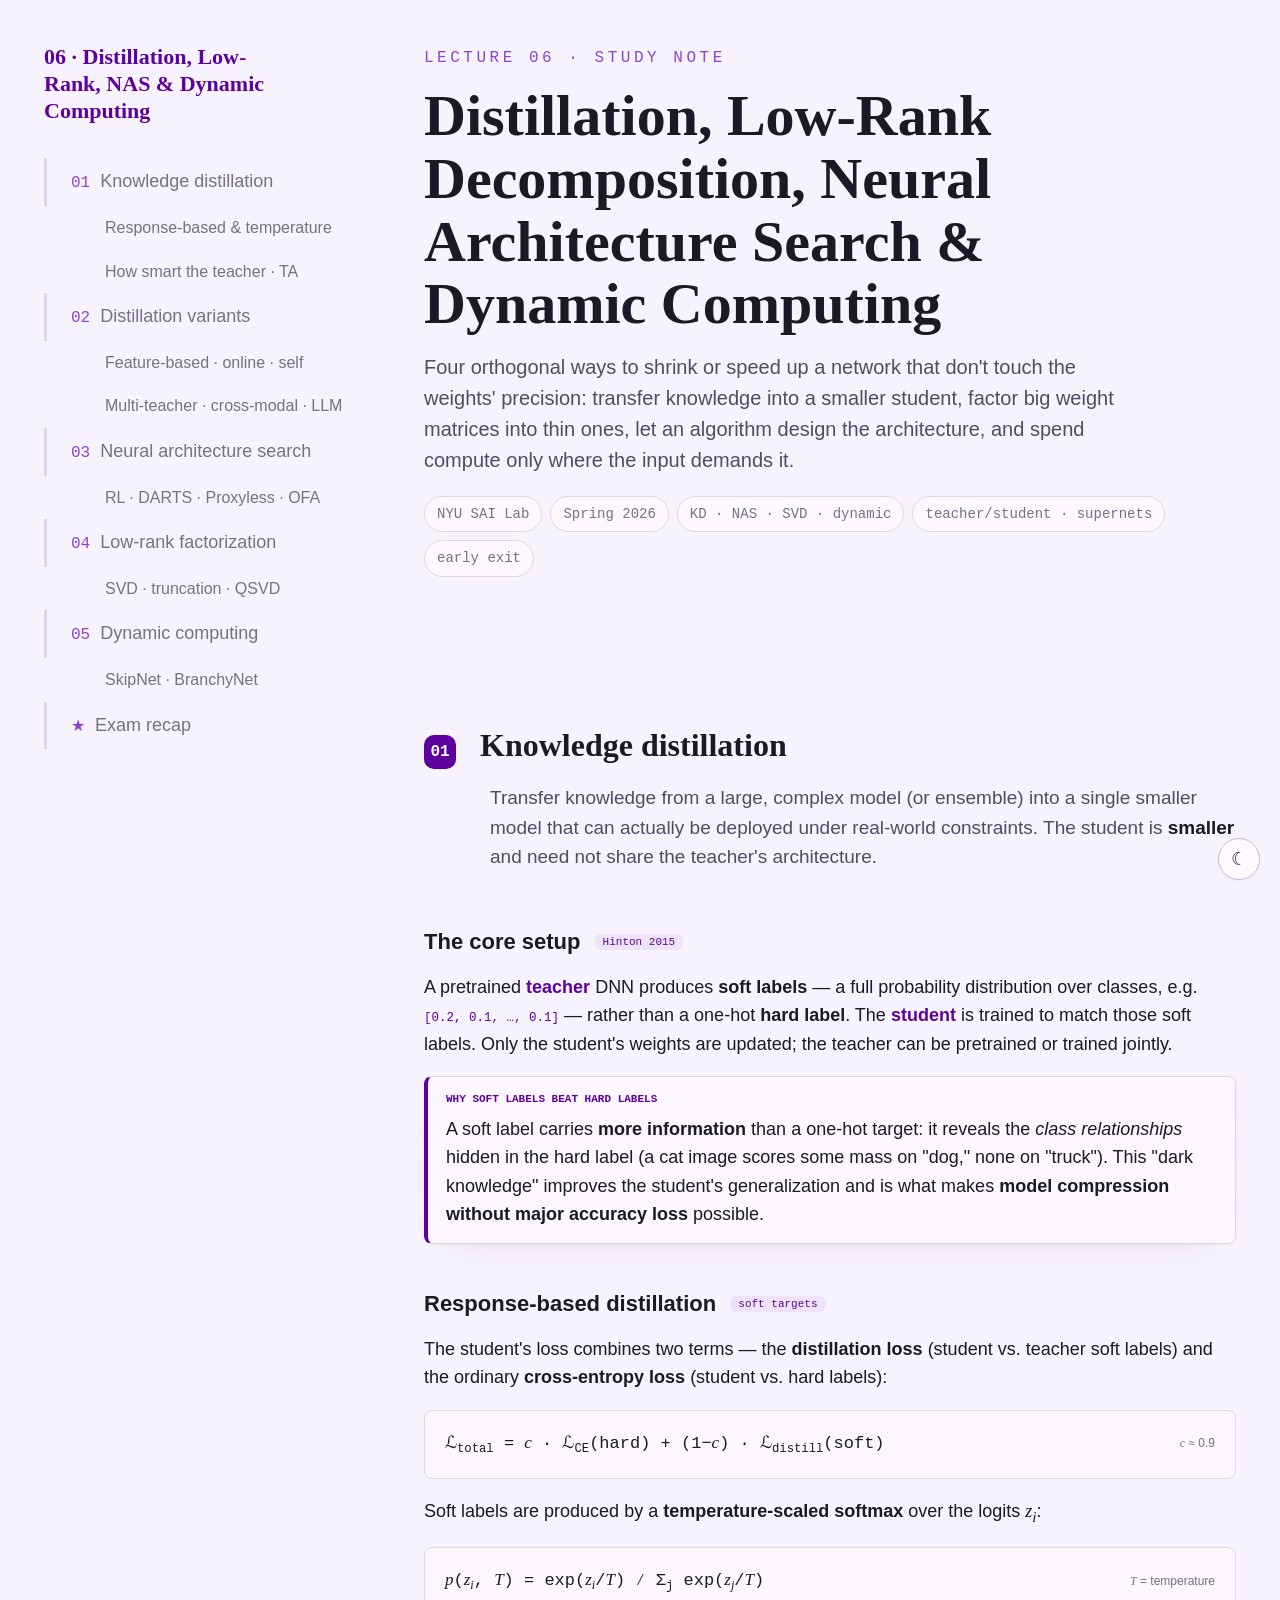
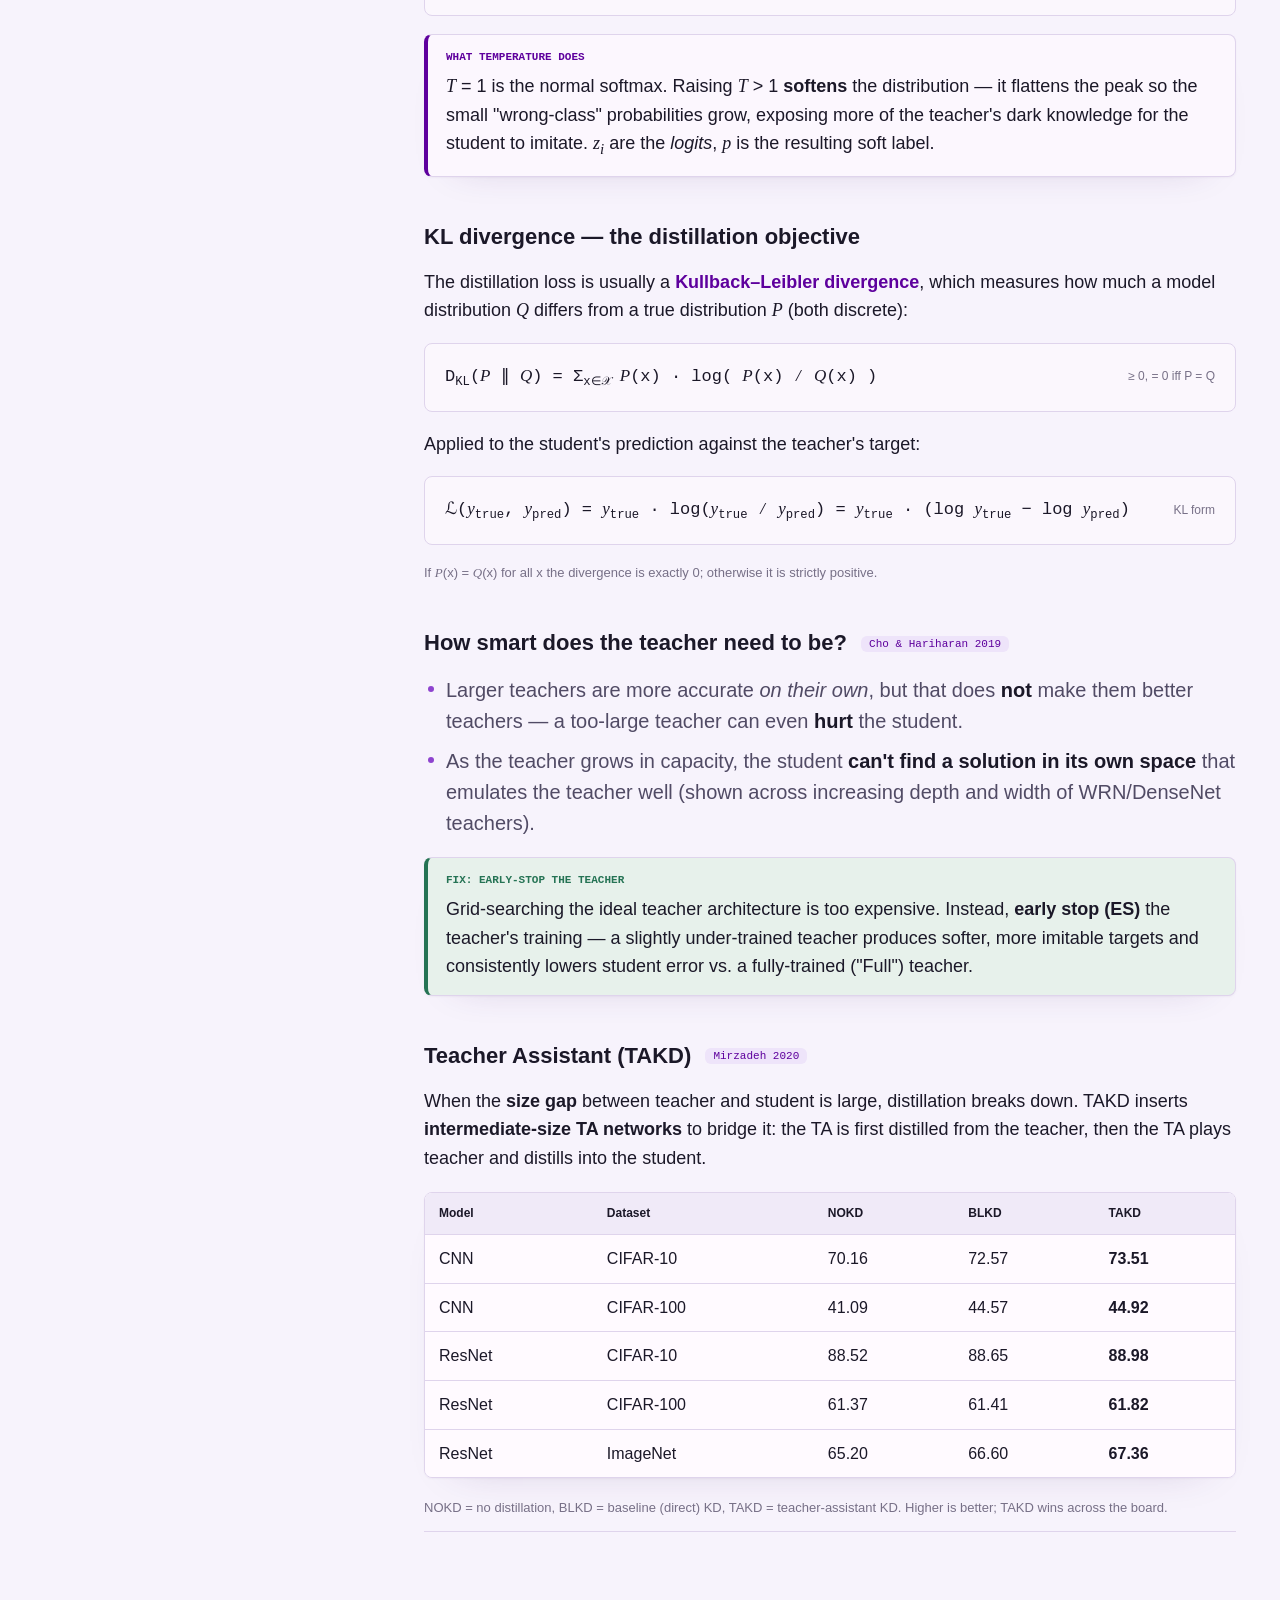
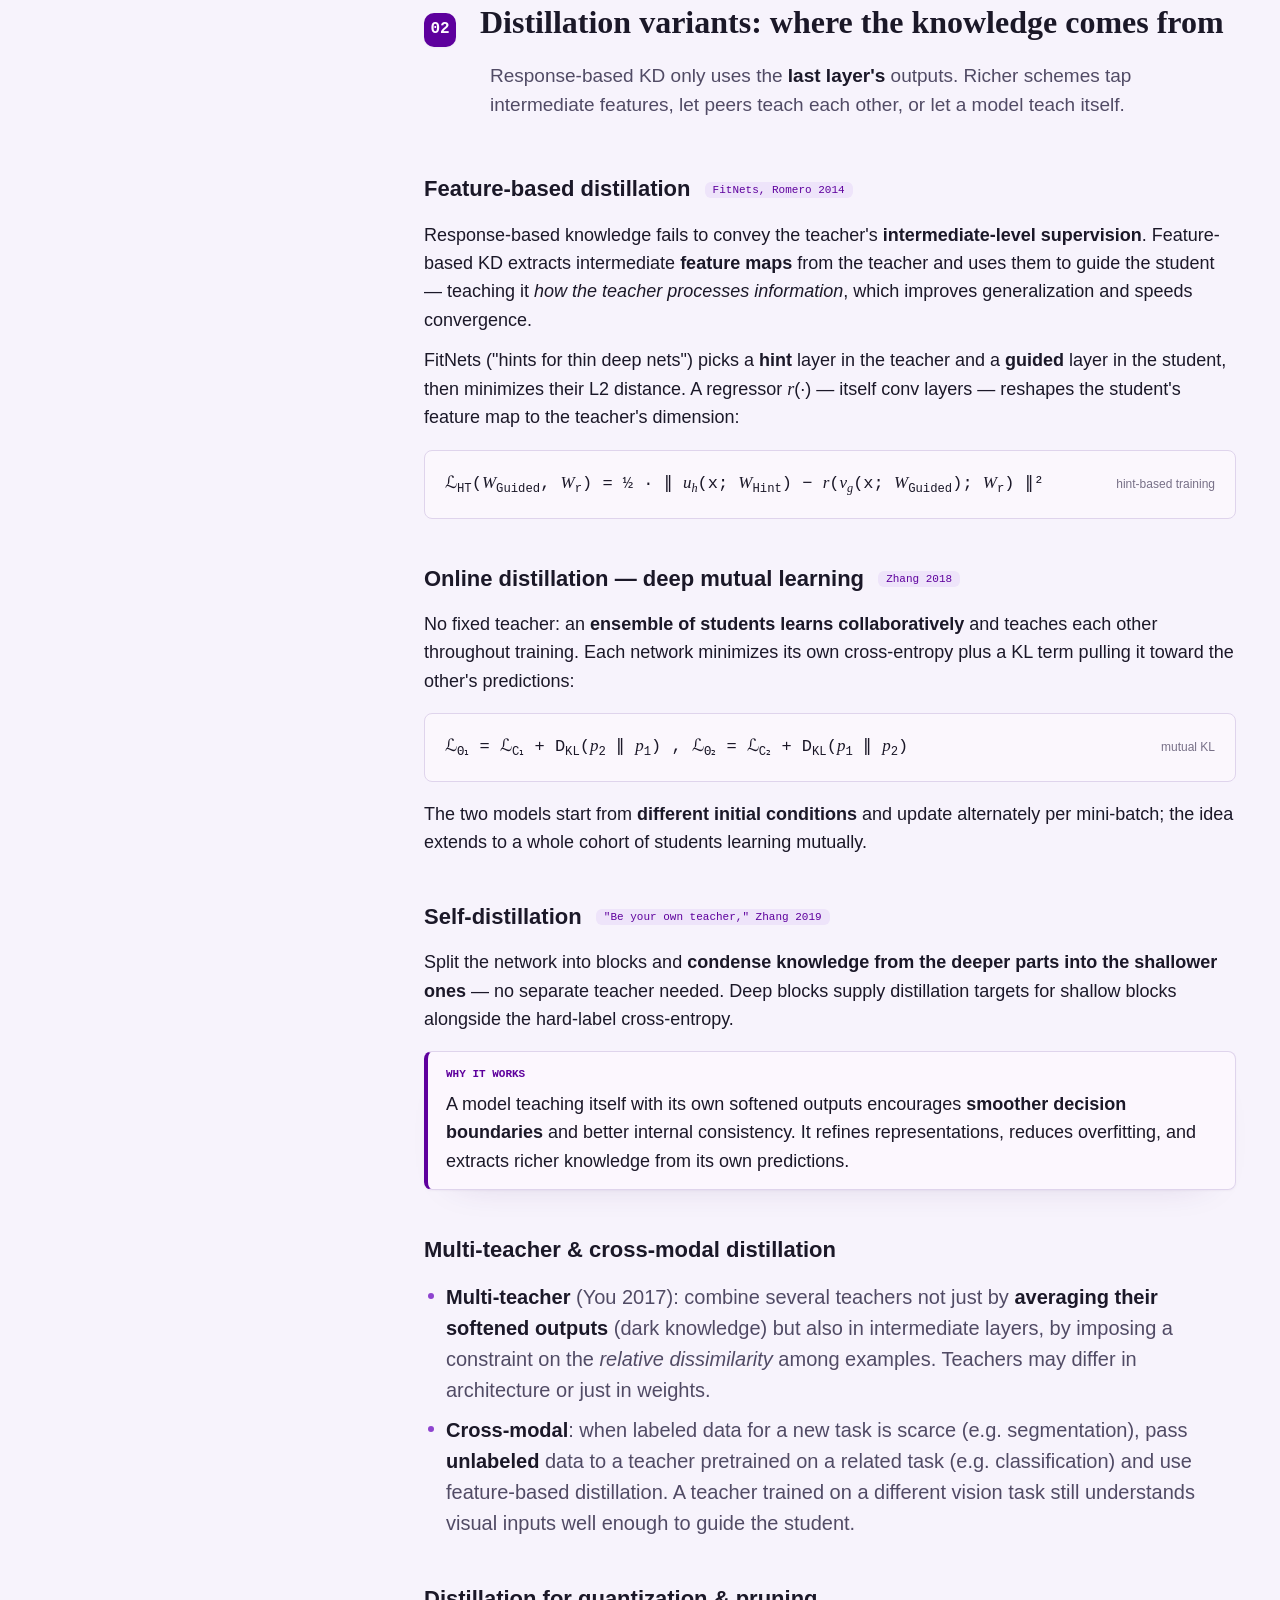
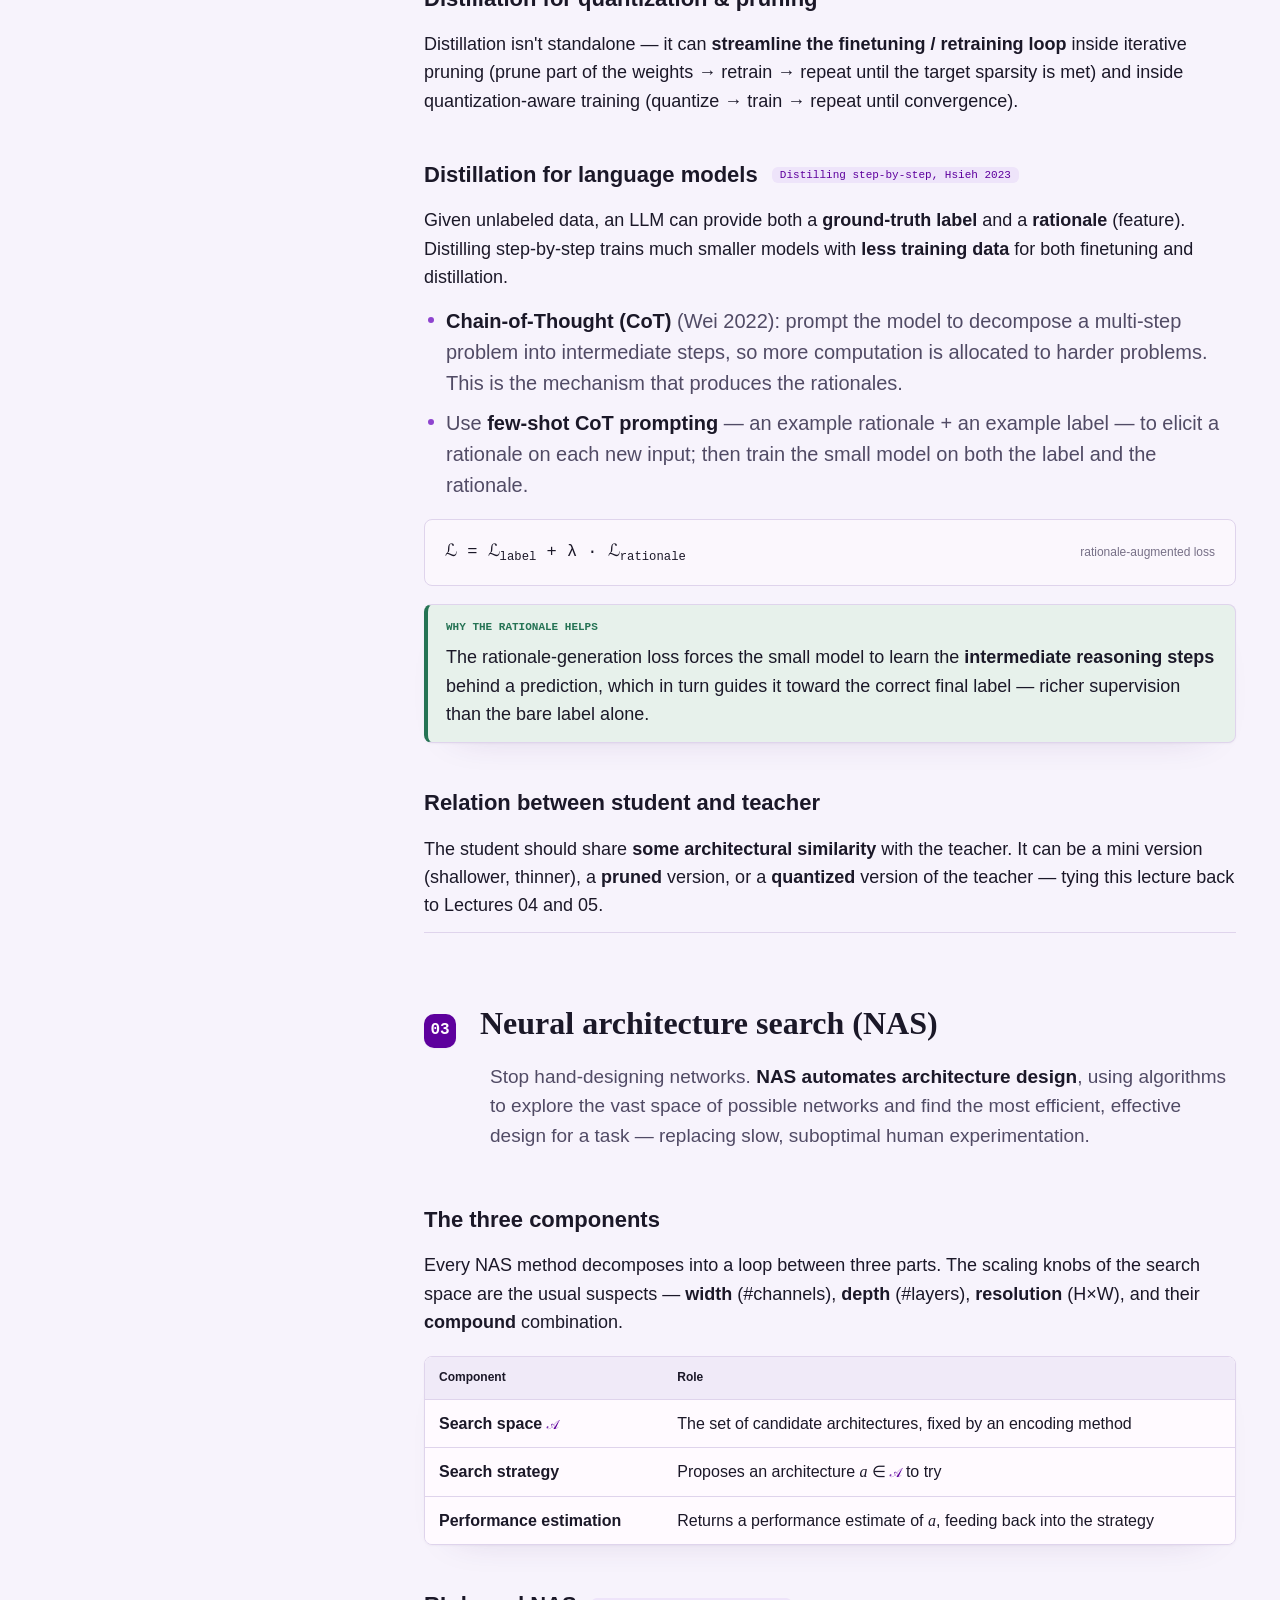
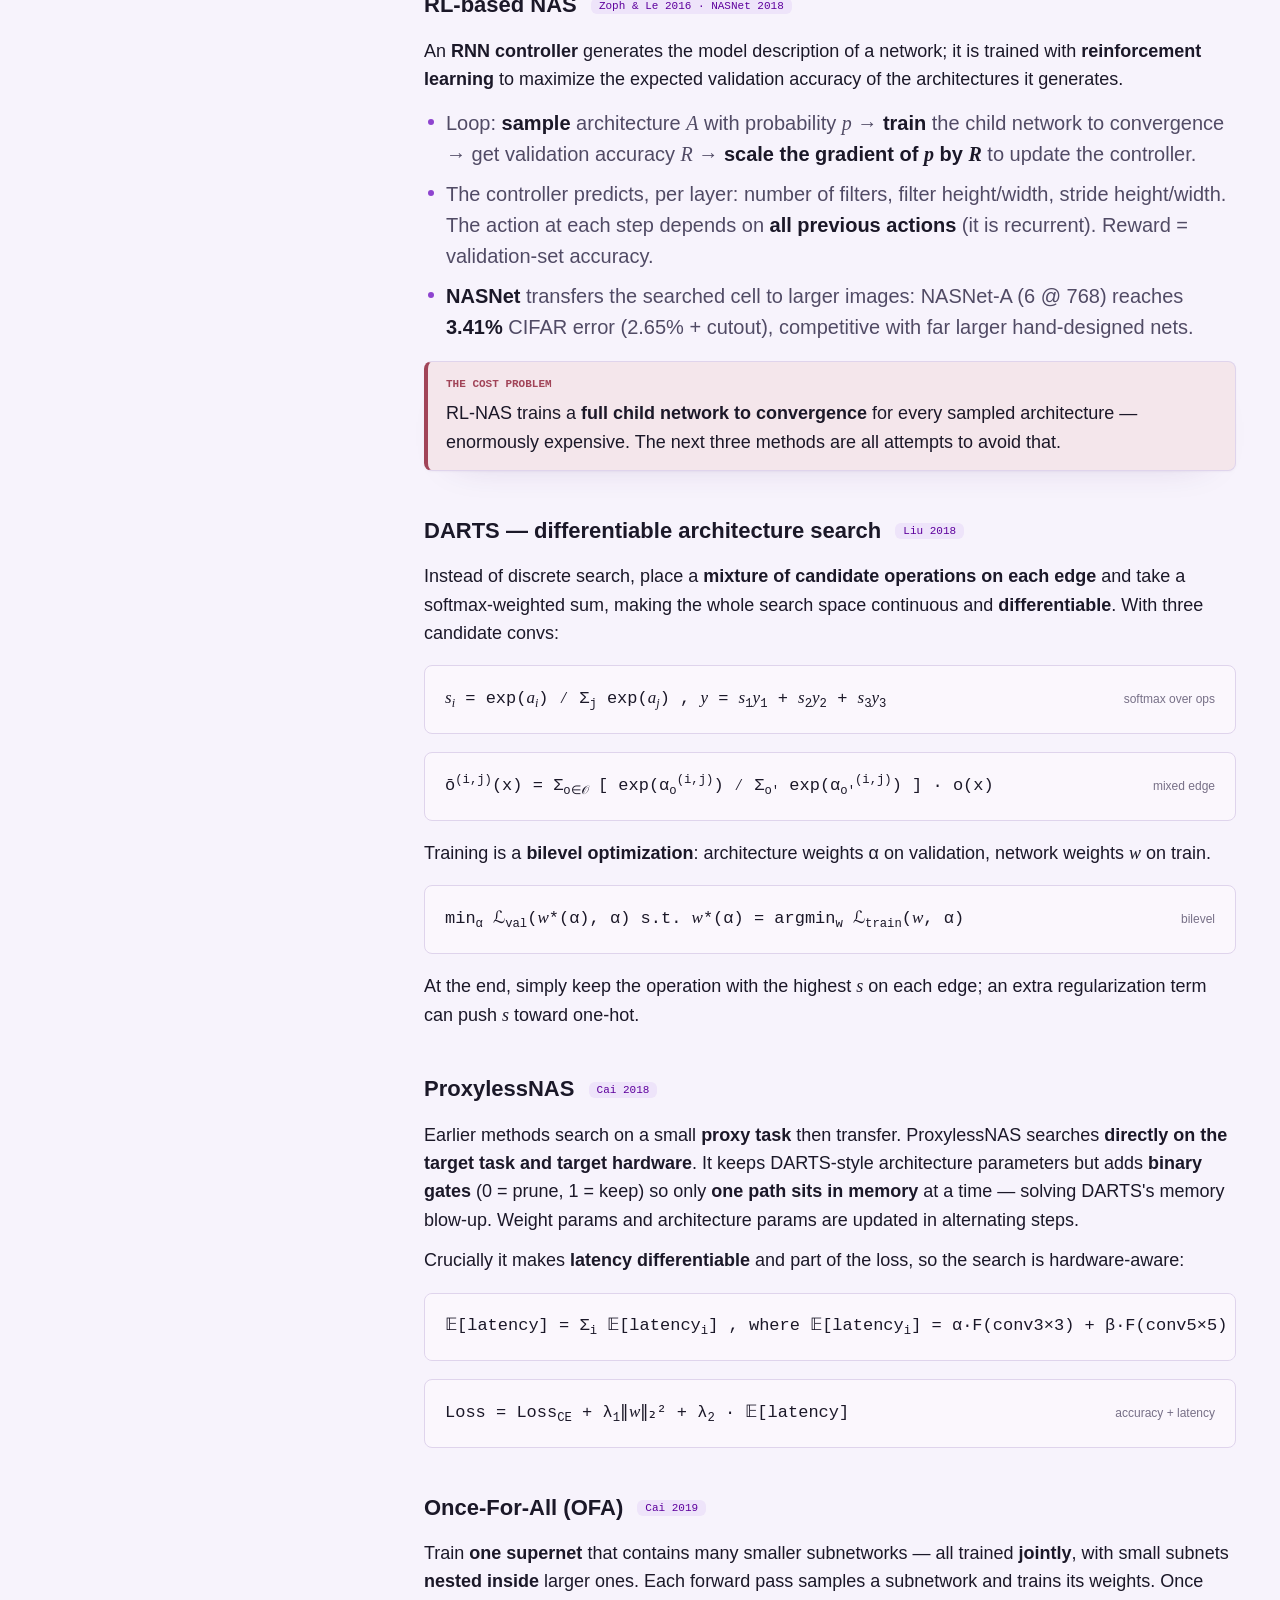
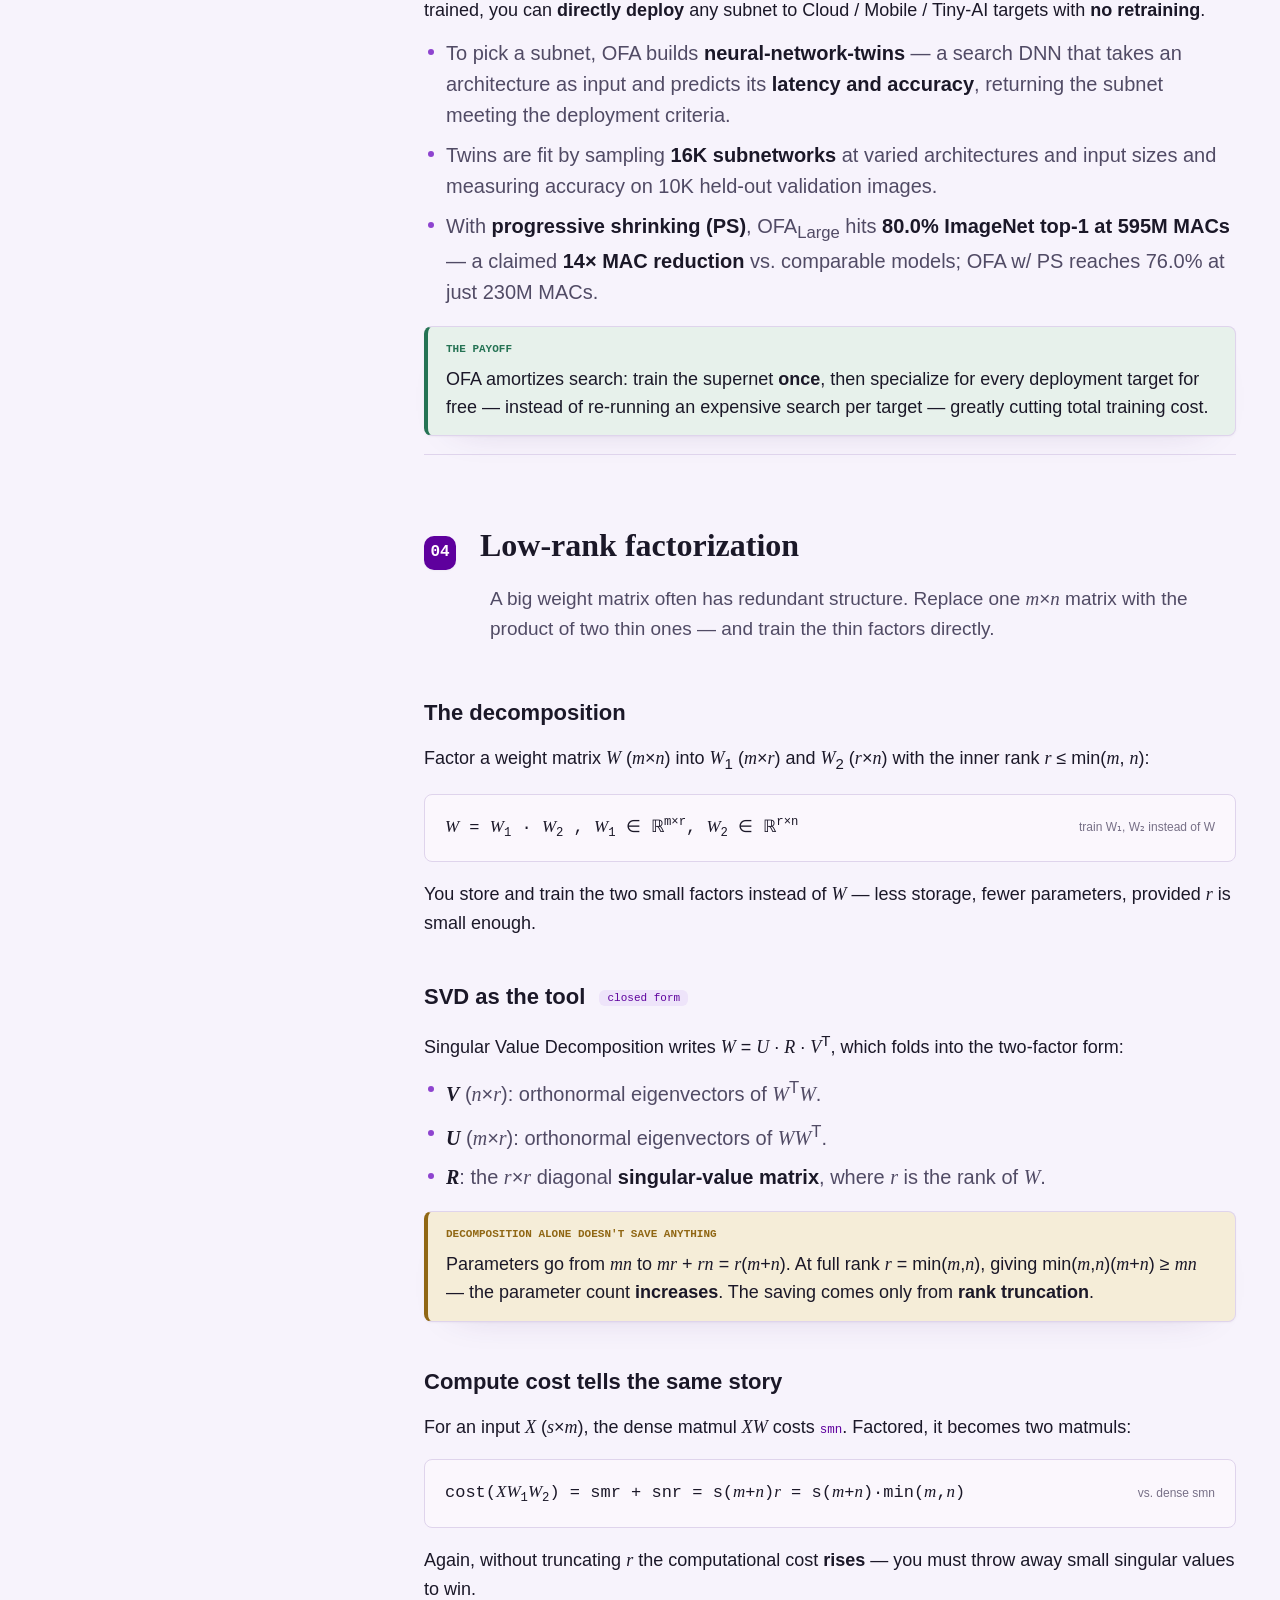
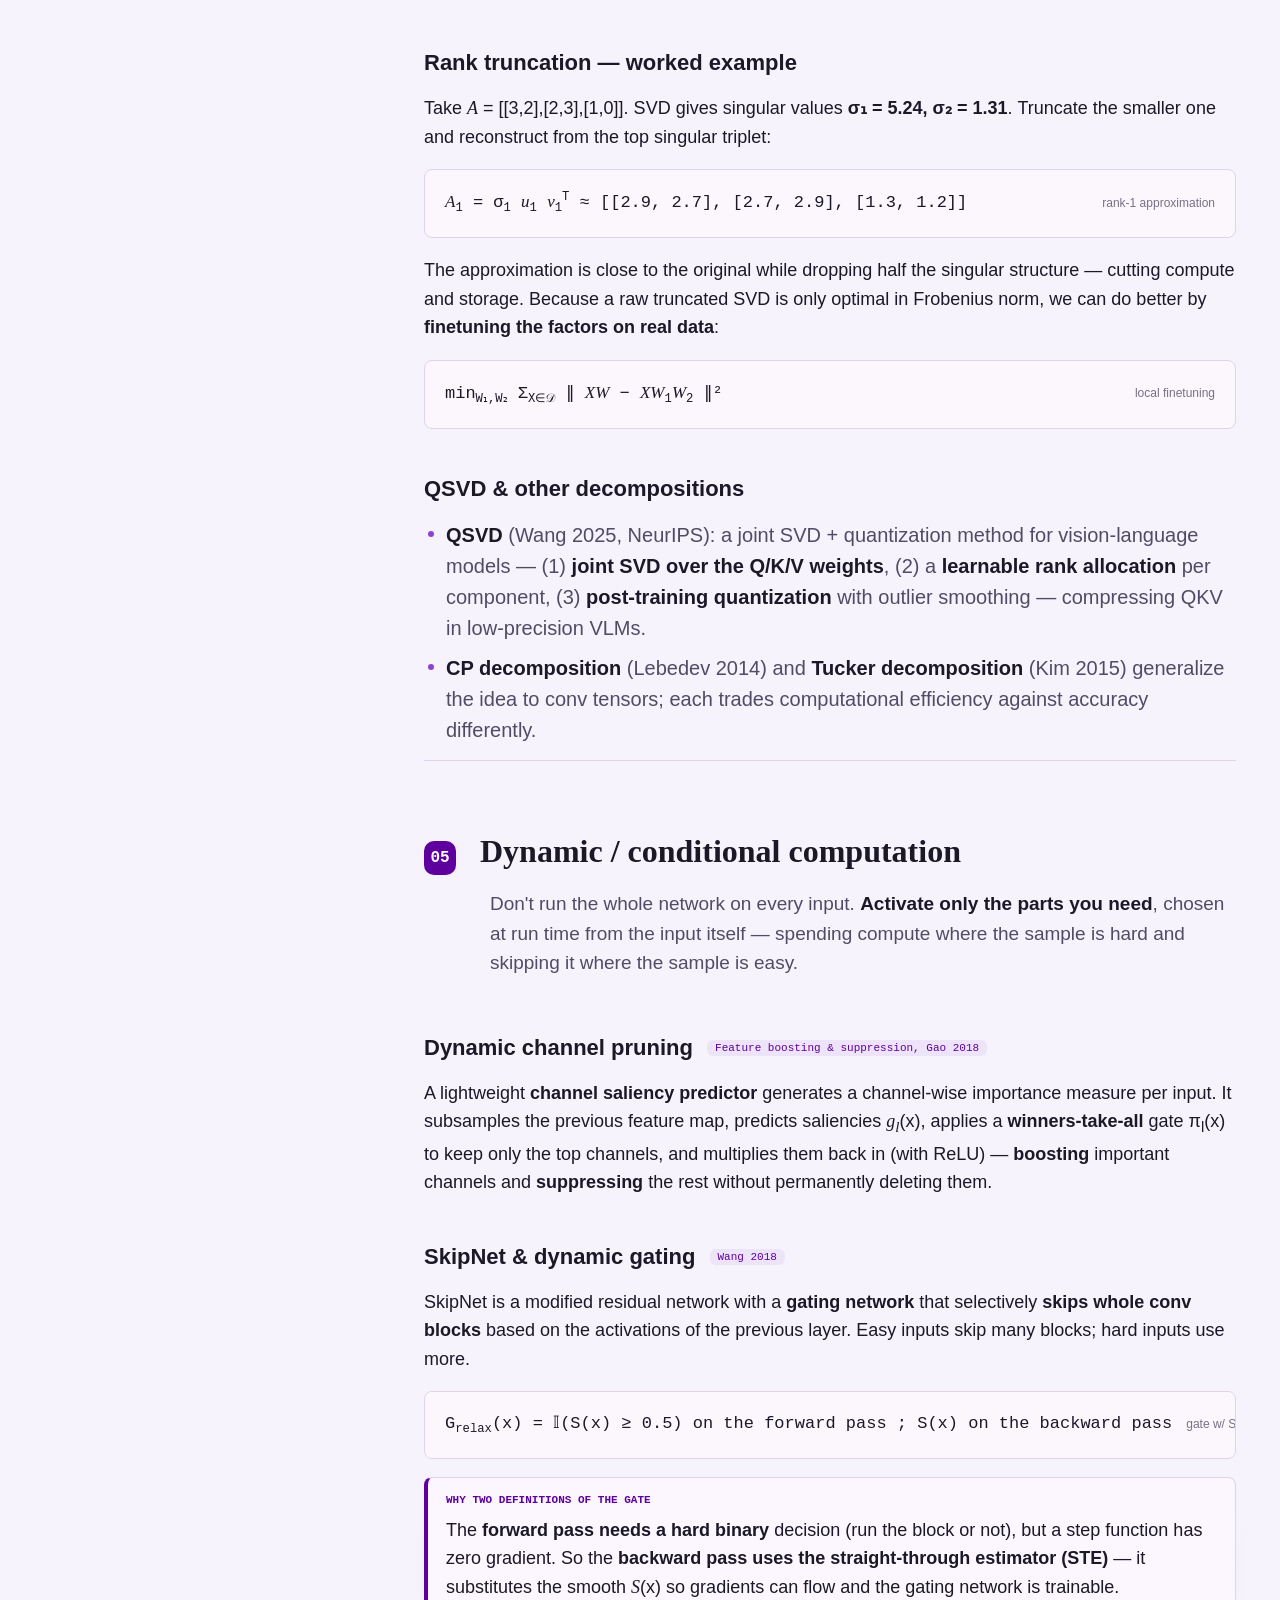
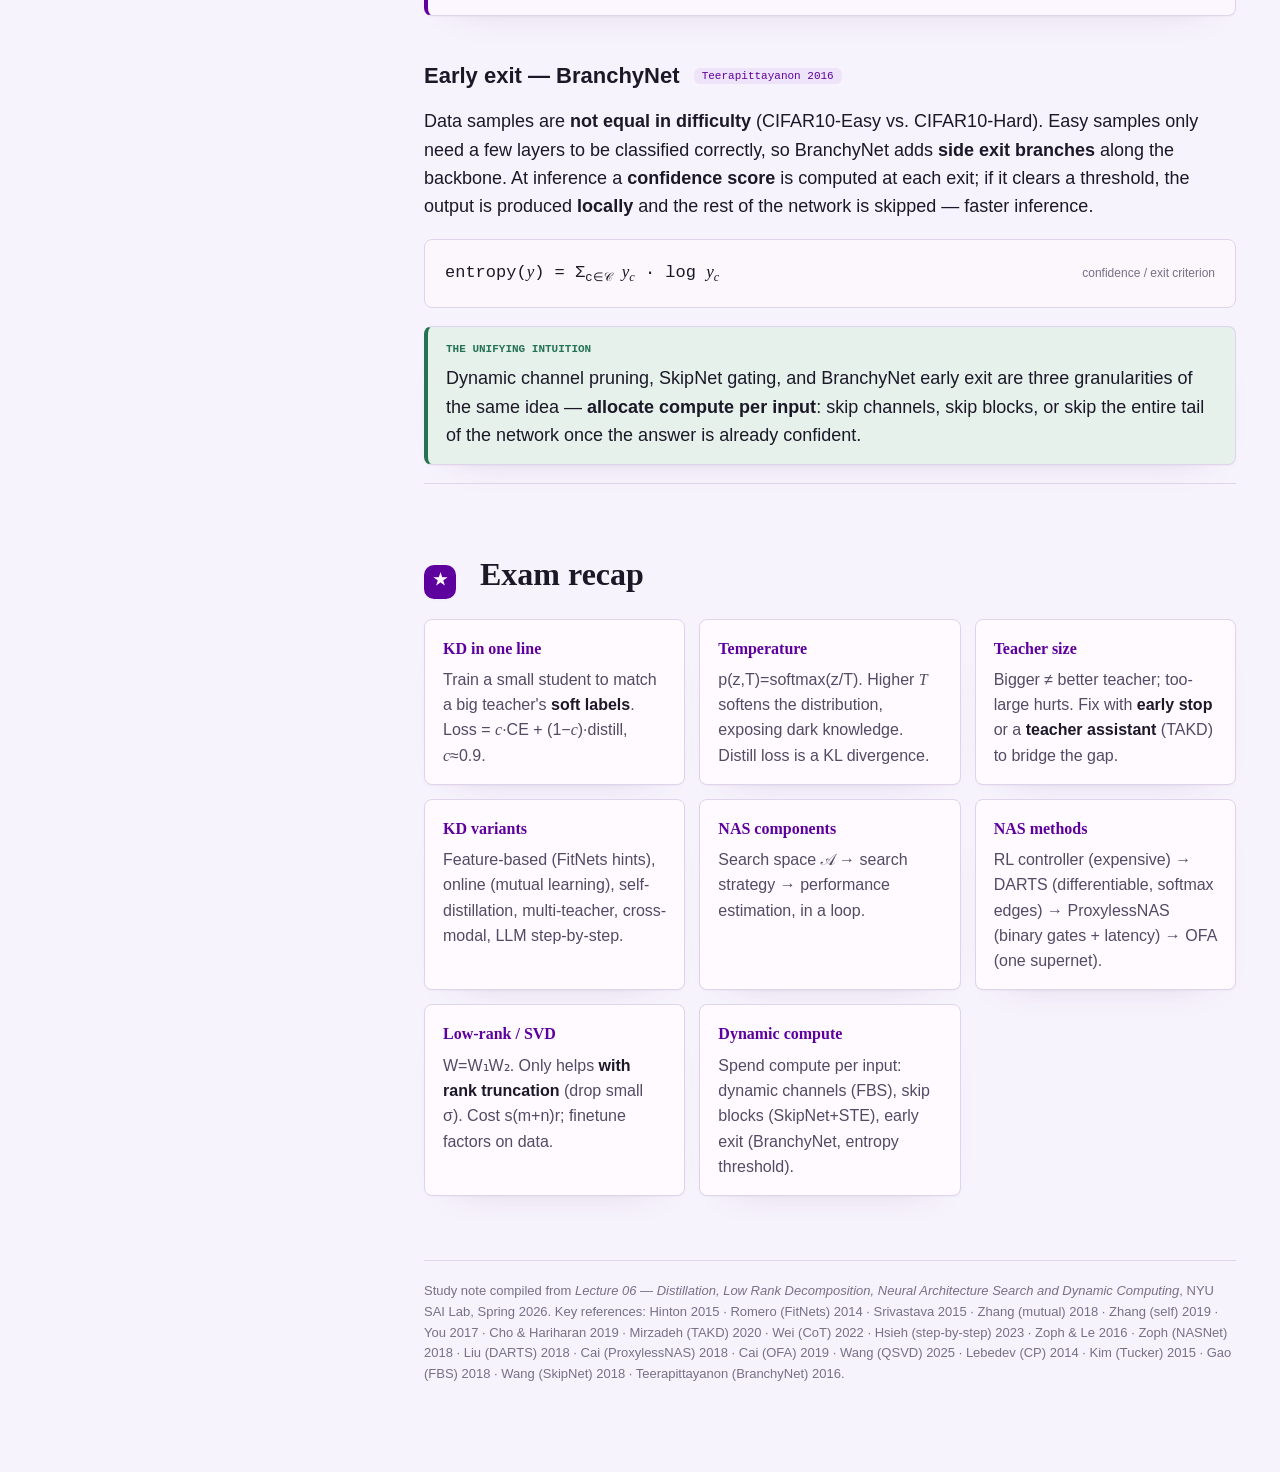
<file: lecture-06.html>
<!doctype html>
<html lang="en">
<head>
<meta charset="utf-8">
<meta name="viewport" content="width=device-width, initial-scale=1">
<title>Lecture 06: Distillation, Low-Rank Decomposition, NAS &amp; Dynamic Computing — Study Note</title>
<link rel="stylesheet" href="style.css?v=20260716-font">
</head>
<body>
<div class="wrap">
  <nav class="toc">
    <a class="home" href="index.html">← All lectures</a>
    <div class="brand">06 · Distillation, Low-Rank, NAS &amp; Dynamic Computing</div>
    <a href="#kd"><span class="n">01</span>Knowledge distillation</a>
    <a class="sub" href="#kd">Response-based &amp; temperature</a>
    <a class="sub" href="#kd">How smart the teacher · TA</a>
    <a href="#variants"><span class="n">02</span>Distillation variants</a>
    <a class="sub" href="#variants">Feature-based · online · self</a>
    <a class="sub" href="#variants">Multi-teacher · cross-modal · LLM</a>
    <a href="#nas"><span class="n">03</span>Neural architecture search</a>
    <a class="sub" href="#nas">RL · DARTS · Proxyless · OFA</a>
    <a href="#lowrank"><span class="n">04</span>Low-rank factorization</a>
    <a class="sub" href="#lowrank">SVD · truncation · QSVD</a>
    <a href="#dynamic"><span class="n">05</span>Dynamic computing</a>
    <a class="sub" href="#dynamic">SkipNet · BranchyNet</a>
    <a href="#recap"><span class="n">★</span>Exam recap</a>
  </nav>

  <main>
    <header class="mast">
      <p class="eyebrow">Lecture 06 · Study Note</p>
      <h1>Distillation, Low-Rank Decomposition, Neural Architecture Search &amp; Dynamic Computing</h1>
      <p class="sub">Four orthogonal ways to shrink or speed up a network that don't touch the weights' precision: transfer knowledge into a smaller student, factor big weight matrices into thin ones, let an algorithm design the architecture, and spend compute only where the input demands it.</p>
      <div class="meta-row">
        <span class="chip">NYU SAI Lab</span>
        <span class="chip">Spring 2026</span>
        <span class="chip">KD · NAS · SVD · dynamic</span>
        <span class="chip">teacher/student · supernets</span>
        <span class="chip">early exit</span>
      </div>
    </header>

    <section id="kd">
      <div class="sec-head"><span class="num">01</span><h2>Knowledge distillation</h2></div>
      <p class="lede">Transfer knowledge from a large, complex model (or ensemble) into a single smaller model that can actually be deployed under real-world constraints. The student is <strong>smaller</strong> and need not share the teacher's architecture.</p>

      <h3>The core setup <span class="tag">Hinton 2015</span></h3>
      <p>A pretrained <em class="term">teacher</em> DNN produces <strong>soft labels</strong> — a full probability distribution over classes, e.g. <span class="mono">[0.2, 0.1, …, 0.1]</span> — rather than a one-hot <strong>hard label</strong>. The <em class="term">student</em> is trained to match those soft labels. Only the student's weights are updated; the teacher can be pretrained or trained jointly.</p>
      <div class="call key"><span class="k">Why soft labels beat hard labels</span><p>A soft label carries <strong>more information</strong> than a one-hot target: it reveals the <em>class relationships</em> hidden in the hard label (a cat image scores some mass on "dog," none on "truck"). This "dark knowledge" improves the student's generalization and is what makes <strong>model compression without major accuracy loss</strong> possible.</p></div>

      <h3>Response-based distillation <span class="tag">soft targets</span></h3>
      <p>The student's loss combines two terms — the <strong>distillation loss</strong> (student vs. teacher soft labels) and the ordinary <strong>cross-entropy loss</strong> (student vs. hard labels):</p>
      <div class="formula"><span class="eq">ℒ<sub>total</sub> = <var>c</var> · ℒ<sub>CE</sub>(hard) + (1−<var>c</var>) · ℒ<sub>distill</sub>(soft)</span><span class="lbl"><var>c</var> ≈ 0.9</span></div>
      <p>Soft labels are produced by a <strong>temperature-scaled softmax</strong> over the logits <var>z<sub>i</sub></var>:</p>
      <div class="formula"><span class="eq"><var>p</var>(<var>z<sub>i</sub></var>, <var>T</var>) = exp(<var>z<sub>i</sub></var>/<var>T</var>) ∕ Σ<sub>j</sub> exp(<var>z<sub>j</sub></var>/<var>T</var>)</span><span class="lbl"><var>T</var> = temperature</span></div>
      <div class="call key"><span class="k">What temperature does</span><p><var>T</var> = 1 is the normal softmax. Raising <var>T</var> &gt; 1 <strong>softens</strong> the distribution — it flattens the peak so the small "wrong-class" probabilities grow, exposing more of the teacher's dark knowledge for the student to imitate. <var>z<sub>i</sub></var> are the <em>logits</em>, <var>p</var> is the resulting soft label.</p></div>

      <h3>KL divergence — the distillation objective</h3>
      <p>The distillation loss is usually a <em class="term">Kullback–Leibler divergence</em>, which measures how much a model distribution <var>Q</var> differs from a true distribution <var>P</var> (both discrete):</p>
      <div class="formula"><span class="eq">D<sub>KL</sub>(<var>P</var> ‖ <var>Q</var>) = Σ<sub>x∈𝒳</sub> <var>P</var>(x) · log( <var>P</var>(x) ∕ <var>Q</var>(x) )</span><span class="lbl">≥ 0, = 0 iff P = Q</span></div>
      <p>Applied to the student's prediction against the teacher's target:</p>
      <div class="formula"><span class="eq">ℒ(<var>y</var><sub>true</sub>, <var>y</var><sub>pred</sub>) = <var>y</var><sub>true</sub> · log(<var>y</var><sub>true</sub> ∕ <var>y</var><sub>pred</sub>) = <var>y</var><sub>true</sub> · (log <var>y</var><sub>true</sub> − log <var>y</var><sub>pred</sub>)</span><span class="lbl">KL form</span></div>
      <p style="font-size:13px;color:var(--muted)">If <var>P</var>(x) = <var>Q</var>(x) for all x the divergence is exactly 0; otherwise it is strictly positive.</p>

      <h3>How smart does the teacher need to be? <span class="tag">Cho &amp; Hariharan 2019</span></h3>
      <ul class="clean">
        <li>Larger teachers are more accurate <em>on their own</em>, but that does <strong>not</strong> make them better teachers — a too-large teacher can even <strong>hurt</strong> the student.</li>
        <li>As the teacher grows in capacity, the student <strong>can't find a solution in its own space</strong> that emulates the teacher well (shown across increasing depth and width of WRN/DenseNet teachers).</li>
      </ul>
      <div class="call good"><span class="k">Fix: early-stop the teacher</span><p>Grid-searching the ideal teacher architecture is too expensive. Instead, <strong>early stop (ES)</strong> the teacher's training — a slightly under-trained teacher produces softer, more imitable targets and consistently lowers student error vs. a fully-trained ("Full") teacher.</p></div>

      <h3>Teacher Assistant (TAKD) <span class="tag">Mirzadeh 2020</span></h3>
      <p>When the <strong>size gap</strong> between teacher and student is large, distillation breaks down. TAKD inserts <strong>intermediate-size TA networks</strong> to bridge it: the TA is first distilled from the teacher, then the TA plays teacher and distills into the student.</p>
      <div class="tbl-scroll"><table>
        <thead><tr><th>Model</th><th>Dataset</th><th>NOKD</th><th>BLKD</th><th>TAKD</th></tr></thead>
        <tbody>
          <tr><td>CNN</td><td>CIFAR-10</td><td>70.16</td><td>72.57</td><td><strong>73.51</strong></td></tr>
          <tr><td>CNN</td><td>CIFAR-100</td><td>41.09</td><td>44.57</td><td><strong>44.92</strong></td></tr>
          <tr><td>ResNet</td><td>CIFAR-10</td><td>88.52</td><td>88.65</td><td><strong>88.98</strong></td></tr>
          <tr><td>ResNet</td><td>CIFAR-100</td><td>61.37</td><td>61.41</td><td><strong>61.82</strong></td></tr>
          <tr><td>ResNet</td><td>ImageNet</td><td>65.20</td><td>66.60</td><td><strong>67.36</strong></td></tr>
        </tbody>
      </table></div>
      <p style="font-size:13px;color:var(--muted)">NOKD = no distillation, BLKD = baseline (direct) KD, TAKD = teacher-assistant KD. Higher is better; TAKD wins across the board.</p>
    </section>

    <hr class="rule">

    <section id="variants">
      <div class="sec-head"><span class="num">02</span><h2>Distillation variants: where the knowledge comes from</h2></div>
      <p class="lede">Response-based KD only uses the <strong>last layer's</strong> outputs. Richer schemes tap intermediate features, let peers teach each other, or let a model teach itself.</p>

      <h3>Feature-based distillation <span class="tag">FitNets, Romero 2014</span></h3>
      <p>Response-based knowledge fails to convey the teacher's <strong>intermediate-level supervision</strong>. Feature-based KD extracts intermediate <strong>feature maps</strong> from the teacher and uses them to guide the student — teaching it <em>how the teacher processes information</em>, which improves generalization and speeds convergence.</p>
      <p>FitNets ("hints for thin deep nets") picks a <strong>hint</strong> layer in the teacher and a <strong>guided</strong> layer in the student, then minimizes their L2 distance. A regressor <var>r</var>(·) — itself conv layers — reshapes the student's feature map to the teacher's dimension:</p>
      <div class="formula"><span class="eq">ℒ<sub>HT</sub>(<var>W</var><sub>Guided</sub>, <var>W</var><sub>r</sub>) = ½ · ‖ <var>u<sub>h</sub></var>(x; <var>W</var><sub>Hint</sub>) − <var>r</var>(<var>v<sub>g</sub></var>(x; <var>W</var><sub>Guided</sub>); <var>W</var><sub>r</sub>) ‖²</span><span class="lbl">hint-based training</span></div>

      <h3>Online distillation — deep mutual learning <span class="tag">Zhang 2018</span></h3>
      <p>No fixed teacher: an <strong>ensemble of students learns collaboratively</strong> and teaches each other throughout training. Each network minimizes its own cross-entropy plus a KL term pulling it toward the other's predictions:</p>
      <div class="formula"><span class="eq">ℒ<sub>Θ₁</sub> = ℒ<sub>C₁</sub> + D<sub>KL</sub>(<var>p</var><sub>2</sub> ‖ <var>p</var><sub>1</sub>)   ,   ℒ<sub>Θ₂</sub> = ℒ<sub>C₂</sub> + D<sub>KL</sub>(<var>p</var><sub>1</sub> ‖ <var>p</var><sub>2</sub>)</span><span class="lbl">mutual KL</span></div>
      <p>The two models start from <strong>different initial conditions</strong> and update alternately per mini-batch; the idea extends to a whole cohort of students learning mutually.</p>

      <h3>Self-distillation <span class="tag">"Be your own teacher," Zhang 2019</span></h3>
      <p>Split the network into blocks and <strong>condense knowledge from the deeper parts into the shallower ones</strong> — no separate teacher needed. Deep blocks supply distillation targets for shallow blocks alongside the hard-label cross-entropy.</p>
      <div class="call key"><span class="k">Why it works</span><p>A model teaching itself with its own softened outputs encourages <strong>smoother decision boundaries</strong> and better internal consistency. It refines representations, reduces overfitting, and extracts richer knowledge from its own predictions.</p></div>

      <h3>Multi-teacher &amp; cross-modal distillation</h3>
      <ul class="clean">
        <li><strong>Multi-teacher</strong> (You 2017): combine several teachers not just by <strong>averaging their softened outputs</strong> (dark knowledge) but also in intermediate layers, by imposing a constraint on the <em>relative dissimilarity</em> among examples. Teachers may differ in architecture or just in weights.</li>
        <li><strong>Cross-modal</strong>: when labeled data for a new task is scarce (e.g. segmentation), pass <strong>unlabeled</strong> data to a teacher pretrained on a related task (e.g. classification) and use feature-based distillation. A teacher trained on a different vision task still understands visual inputs well enough to guide the student.</li>
      </ul>

      <h3>Distillation for quantization &amp; pruning</h3>
      <p>Distillation isn't standalone — it can <strong>streamline the finetuning / retraining loop</strong> inside iterative pruning (prune part of the weights → retrain → repeat until the target sparsity is met) and inside quantization-aware training (quantize → train → repeat until convergence).</p>

      <h3>Distillation for language models <span class="tag">Distilling step-by-step, Hsieh 2023</span></h3>
      <p>Given unlabeled data, an LLM can provide both a <strong>ground-truth label</strong> and a <strong>rationale</strong> (feature). Distilling step-by-step trains much smaller models with <strong>less training data</strong> for both finetuning and distillation.</p>
      <ul class="clean">
        <li><strong>Chain-of-Thought (CoT)</strong> (Wei 2022): prompt the model to decompose a multi-step problem into intermediate steps, so more computation is allocated to harder problems. This is the mechanism that produces the rationales.</li>
        <li>Use <strong>few-shot CoT prompting</strong> — an example rationale + an example label — to elicit a rationale on each new input; then train the small model on both the label and the rationale.</li>
      </ul>
      <div class="formula"><span class="eq">ℒ = ℒ<sub>label</sub> + λ · ℒ<sub>rationale</sub></span><span class="lbl">rationale-augmented loss</span></div>
      <div class="call good"><span class="k">Why the rationale helps</span><p>The rationale-generation loss forces the small model to learn the <strong>intermediate reasoning steps</strong> behind a prediction, which in turn guides it toward the correct final label — richer supervision than the bare label alone.</p></div>

      <h3>Relation between student and teacher</h3>
      <p>The student should share <strong>some architectural similarity</strong> with the teacher. It can be a mini version (shallower, thinner), a <strong>pruned</strong> version, or a <strong>quantized</strong> version of the teacher — tying this lecture back to Lectures 04 and 05.</p>
    </section>

    <hr class="rule">

    <section id="nas">
      <div class="sec-head"><span class="num">03</span><h2>Neural architecture search (NAS)</h2></div>
      <p class="lede">Stop hand-designing networks. <strong>NAS automates architecture design</strong>, using algorithms to explore the vast space of possible networks and find the most efficient, effective design for a task — replacing slow, suboptimal human experimentation.</p>

      <h3>The three components</h3>
      <p>Every NAS method decomposes into a loop between three parts. The scaling knobs of the search space are the usual suspects — <strong>width</strong> (#channels), <strong>depth</strong> (#layers), <strong>resolution</strong> (H×W), and their <strong>compound</strong> combination.</p>
      <div class="tbl-scroll"><table>
        <thead><tr><th>Component</th><th>Role</th></tr></thead>
        <tbody>
          <tr><td><strong>Search space</strong> <span class="mono">𝒜</span></td><td>The set of candidate architectures, fixed by an encoding method</td></tr>
          <tr><td><strong>Search strategy</strong></td><td>Proposes an architecture <var>a</var> ∈ <span class="mono">𝒜</span> to try</td></tr>
          <tr><td><strong>Performance estimation</strong></td><td>Returns a performance estimate of <var>a</var>, feeding back into the strategy</td></tr>
        </tbody>
      </table></div>

      <h3>RL-based NAS <span class="tag">Zoph &amp; Le 2016 · NASNet 2018</span></h3>
      <p>An <strong>RNN controller</strong> generates the model description of a network; it is trained with <strong>reinforcement learning</strong> to maximize the expected validation accuracy of the architectures it generates.</p>
      <ul class="clean">
        <li>Loop: <strong>sample</strong> architecture <var>A</var> with probability <var>p</var> → <strong>train</strong> the child network to convergence → get validation accuracy <var>R</var> → <strong>scale the gradient of <var>p</var> by <var>R</var></strong> to update the controller.</li>
        <li>The controller predicts, per layer: number of filters, filter height/width, stride height/width. The action at each step depends on <strong>all previous actions</strong> (it is recurrent). Reward = validation-set accuracy.</li>
        <li><strong>NASNet</strong> transfers the searched cell to larger images: NASNet-A (6 @ 768) reaches <strong>3.41%</strong> CIFAR error (2.65% + cutout), competitive with far larger hand-designed nets.</li>
      </ul>
      <div class="call bad"><span class="k">The cost problem</span><p>RL-NAS trains a <strong>full child network to convergence</strong> for every sampled architecture — enormously expensive. The next three methods are all attempts to avoid that.</p></div>

      <h3>DARTS — differentiable architecture search <span class="tag">Liu 2018</span></h3>
      <p>Instead of discrete search, place a <strong>mixture of candidate operations on each edge</strong> and take a softmax-weighted sum, making the whole search space continuous and <strong>differentiable</strong>. With three candidate convs:</p>
      <div class="formula"><span class="eq"><var>s<sub>i</sub></var> = exp(<var>a<sub>i</sub></var>) ∕ Σ<sub>j</sub> exp(<var>a<sub>j</sub></var>)   ,   <var>y</var> = <var>s</var><sub>1</sub><var>y</var><sub>1</sub> + <var>s</var><sub>2</sub><var>y</var><sub>2</sub> + <var>s</var><sub>3</sub><var>y</var><sub>3</sub></span><span class="lbl">softmax over ops</span></div>
      <div class="formula"><span class="eq">ō<sup>(i,j)</sup>(x) = Σ<sub>o∈𝒪</sub> [ exp(α<sub>o</sub><sup>(i,j)</sup>) ∕ Σ<sub>o′</sub> exp(α<sub>o′</sub><sup>(i,j)</sup>) ] · o(x)</span><span class="lbl">mixed edge</span></div>
      <p>Training is a <strong>bilevel optimization</strong>: architecture weights α on validation, network weights <var>w</var> on train.</p>
      <div class="formula"><span class="eq">min<sub>α</sub> ℒ<sub>val</sub>(<var>w</var>*(α), α)   s.t.   <var>w</var>*(α) = argmin<sub>w</sub> ℒ<sub>train</sub>(<var>w</var>, α)</span><span class="lbl">bilevel</span></div>
      <p>At the end, simply keep the operation with the highest <var>s</var> on each edge; an extra regularization term can push <var>s</var> toward one-hot.</p>

      <h3>ProxylessNAS <span class="tag">Cai 2018</span></h3>
      <p>Earlier methods search on a small <strong>proxy task</strong> then transfer. ProxylessNAS searches <strong>directly on the target task and target hardware</strong>. It keeps DARTS-style architecture parameters but adds <strong>binary gates</strong> (0 = prune, 1 = keep) so only <strong>one path sits in memory</strong> at a time — solving DARTS's memory blow-up. Weight params and architecture params are updated in alternating steps.</p>
      <p>Crucially it makes <strong>latency differentiable</strong> and part of the loss, so the search is hardware-aware:</p>
      <div class="formula"><span class="eq">𝔼[latency] = Σ<sub>i</sub> 𝔼[latency<sub>i</sub>] , where 𝔼[latency<sub>i</sub>] = α·F(conv3×3) + β·F(conv5×5) + … + ζ·F(pool3×3)</span><span class="lbl">expected latency</span></div>
      <div class="formula"><span class="eq">Loss = Loss<sub>CE</sub> + λ<sub>1</sub>‖<var>w</var>‖₂² + λ<sub>2</sub> · 𝔼[latency]</span><span class="lbl">accuracy + latency</span></div>

      <h3>Once-For-All (OFA) <span class="tag">Cai 2019</span></h3>
      <p>Train <strong>one supernet</strong> that contains many smaller subnetworks — all trained <strong>jointly</strong>, with small subnets <strong>nested inside</strong> larger ones. Each forward pass samples a subnetwork and trains its weights. Once trained, you can <strong>directly deploy</strong> any subnet to Cloud / Mobile / Tiny-AI targets with <strong>no retraining</strong>.</p>
      <ul class="clean">
        <li>To pick a subnet, OFA builds <strong>neural-network-twins</strong> — a search DNN that takes an architecture as input and predicts its <strong>latency and accuracy</strong>, returning the subnet meeting the deployment criteria.</li>
        <li>Twins are fit by sampling <strong>16K subnetworks</strong> at varied architectures and input sizes and measuring accuracy on 10K held-out validation images.</li>
        <li>With <strong>progressive shrinking (PS)</strong>, OFA<sub>Large</sub> hits <strong>80.0% ImageNet top-1 at 595M MACs</strong> — a claimed <strong>14× MAC reduction</strong> vs. comparable models; OFA w/ PS reaches 76.0% at just 230M MACs.</li>
      </ul>
      <div class="call good"><span class="k">The payoff</span><p>OFA amortizes search: train the supernet <strong>once</strong>, then specialize for every deployment target for free — instead of re-running an expensive search per target — greatly cutting total training cost.</p></div>
    </section>

    <hr class="rule">

    <section id="lowrank">
      <div class="sec-head"><span class="num">04</span><h2>Low-rank factorization</h2></div>
      <p class="lede">A big weight matrix often has redundant structure. Replace one <var>m</var>×<var>n</var> matrix with the product of two thin ones — and train the thin factors directly.</p>

      <h3>The decomposition</h3>
      <p>Factor a weight matrix <var>W</var> (<var>m</var>×<var>n</var>) into <var>W</var><sub>1</sub> (<var>m</var>×<var>r</var>) and <var>W</var><sub>2</sub> (<var>r</var>×<var>n</var>) with the inner rank <var>r</var> ≤ min(<var>m</var>, <var>n</var>):</p>
      <div class="formula"><span class="eq"><var>W</var> = <var>W</var><sub>1</sub> · <var>W</var><sub>2</sub>   ,   <var>W</var><sub>1</sub> ∈ ℝ<sup>m×r</sup>, <var>W</var><sub>2</sub> ∈ ℝ<sup>r×n</sup></span><span class="lbl">train W₁, W₂ instead of W</span></div>
      <p>You store and train the two small factors instead of <var>W</var> — less storage, fewer parameters, provided <var>r</var> is small enough.</p>

      <h3>SVD as the tool <span class="tag">closed form</span></h3>
      <p>Singular Value Decomposition writes <var>W</var> = <var>U</var> · <var>R</var> · <var>V</var><sup>T</sup>, which folds into the two-factor form:</p>
      <ul class="clean">
        <li><strong><var>V</var></strong> (<var>n</var>×<var>r</var>): orthonormal eigenvectors of <var>W</var><sup>T</sup><var>W</var>.</li>
        <li><strong><var>U</var></strong> (<var>m</var>×<var>r</var>): orthonormal eigenvectors of <var>W</var><var>W</var><sup>T</sup>.</li>
        <li><strong><var>R</var></strong>: the <var>r</var>×<var>r</var> diagonal <strong>singular-value matrix</strong>, where <var>r</var> is the rank of <var>W</var>.</li>
      </ul>
      <div class="call warn"><span class="k">Decomposition alone doesn't save anything</span><p>Parameters go from <var>mn</var> to <var>mr</var> + <var>rn</var> = <var>r</var>(<var>m</var>+<var>n</var>). At full rank <var>r</var> = min(<var>m</var>,<var>n</var>), giving min(<var>m</var>,<var>n</var>)(<var>m</var>+<var>n</var>) ≥ <var>mn</var> — the parameter count <strong>increases</strong>. The saving comes only from <strong>rank truncation</strong>.</p></div>

      <h3>Compute cost tells the same story</h3>
      <p>For an input <var>X</var> (<var>s</var>×<var>m</var>), the dense matmul <var>X</var><var>W</var> costs <span class="mono">smn</span>. Factored, it becomes two matmuls:</p>
      <div class="formula"><span class="eq">cost(<var>X</var><var>W</var><sub>1</sub><var>W</var><sub>2</sub>) = smr + snr = s(<var>m</var>+<var>n</var>)<var>r</var> = s(<var>m</var>+<var>n</var>)·min(<var>m</var>,<var>n</var>)</span><span class="lbl">vs. dense smn</span></div>
      <p>Again, without truncating <var>r</var> the computational cost <strong>rises</strong> — you must throw away small singular values to win.</p>

      <h3>Rank truncation — worked example</h3>
      <p>Take <var>A</var> = [[3,2],[2,3],[1,0]]. SVD gives singular values <strong>σ₁ = 5.24, σ₂ = 1.31</strong>. Truncate the smaller one and reconstruct from the top singular triplet:</p>
      <div class="formula"><span class="eq"><var>A</var><sub>1</sub> = σ<sub>1</sub> <var>u</var><sub>1</sub> <var>v</var><sub>1</sub><sup>T</sup> ≈ [[2.9, 2.7], [2.7, 2.9], [1.3, 1.2]]</span><span class="lbl">rank-1 approximation</span></div>
      <p>The approximation is close to the original while dropping half the singular structure — cutting compute and storage. Because a raw truncated SVD is only optimal in Frobenius norm, we can do better by <strong>finetuning the factors on real data</strong>:</p>
      <div class="formula"><span class="eq">min<sub>W₁,W₂</sub> Σ<sub>X∈𝒟</sub> ‖ <var>X</var><var>W</var> − <var>X</var><var>W</var><sub>1</sub><var>W</var><sub>2</sub> ‖²</span><span class="lbl">local finetuning</span></div>

      <h3>QSVD &amp; other decompositions</h3>
      <ul class="clean">
        <li><strong>QSVD</strong> (Wang 2025, NeurIPS): a joint SVD + quantization method for vision-language models — (1) <strong>joint SVD over the Q/K/V weights</strong>, (2) a <strong>learnable rank allocation</strong> per component, (3) <strong>post-training quantization</strong> with outlier smoothing — compressing QKV in low-precision VLMs.</li>
        <li><strong>CP decomposition</strong> (Lebedev 2014) and <strong>Tucker decomposition</strong> (Kim 2015) generalize the idea to conv tensors; each trades computational efficiency against accuracy differently.</li>
      </ul>
    </section>

    <hr class="rule">

    <section id="dynamic">
      <div class="sec-head"><span class="num">05</span><h2>Dynamic / conditional computation</h2></div>
      <p class="lede">Don't run the whole network on every input. <strong>Activate only the parts you need</strong>, chosen at run time from the input itself — spending compute where the sample is hard and skipping it where the sample is easy.</p>

      <h3>Dynamic channel pruning <span class="tag">Feature boosting &amp; suppression, Gao 2018</span></h3>
      <p>A lightweight <strong>channel saliency predictor</strong> generates a channel-wise importance measure per input. It subsamples the previous feature map, predicts saliencies <var>g<sub>l</sub></var>(x), applies a <strong>winners-take-all</strong> gate π<sub>l</sub>(x) to keep only the top channels, and multiplies them back in (with ReLU) — <strong>boosting</strong> important channels and <strong>suppressing</strong> the rest without permanently deleting them.</p>

      <h3>SkipNet &amp; dynamic gating <span class="tag">Wang 2018</span></h3>
      <p>SkipNet is a modified residual network with a <strong>gating network</strong> that selectively <strong>skips whole conv blocks</strong> based on the activations of the previous layer. Easy inputs skip many blocks; hard inputs use more.</p>
      <div class="formula"><span class="eq">G<sub>relax</sub>(x) = 𝕀(S(x) ≥ 0.5) on the forward pass ;   S(x) on the backward pass</span><span class="lbl">gate w/ STE</span></div>
      <div class="call key"><span class="k">Why two definitions of the gate</span><p>The <strong>forward pass needs a hard binary</strong> decision (run the block or not), but a step function has zero gradient. So the <strong>backward pass uses the straight-through estimator (STE)</strong> — it substitutes the smooth <var>S</var>(x) so gradients can flow and the gating network is trainable.</p></div>

      <h3>Early exit — BranchyNet <span class="tag">Teerapittayanon 2016</span></h3>
      <p>Data samples are <strong>not equal in difficulty</strong> (CIFAR10-Easy vs. CIFAR10-Hard). Easy samples only need a few layers to be classified correctly, so BranchyNet adds <strong>side exit branches</strong> along the backbone. At inference a <strong>confidence score</strong> is computed at each exit; if it clears a threshold, the output is produced <strong>locally</strong> and the rest of the network is skipped — faster inference.</p>
      <div class="formula"><span class="eq">entropy(<var>y</var>) = Σ<sub>c∈𝒞</sub> <var>y<sub>c</sub></var> · log <var>y<sub>c</sub></var></span><span class="lbl">confidence / exit criterion</span></div>
      <div class="call good"><span class="k">The unifying intuition</span><p>Dynamic channel pruning, SkipNet gating, and BranchyNet early exit are three granularities of the same idea — <strong>allocate compute per input</strong>: skip channels, skip blocks, or skip the entire tail of the network once the answer is already confident.</p></div>
    </section>

    <hr class="rule">

    <section id="recap">
      <div class="sec-head"><span class="num">★</span><h2>Exam recap</h2></div>
      <div class="cards">
        <div class="card"><p class="q">KD in one line</p><p>Train a small student to match a big teacher's <strong>soft labels</strong>. Loss = <var>c</var>·CE + (1−<var>c</var>)·distill, <var>c</var>≈0.9.</p></div>
        <div class="card"><p class="q">Temperature</p><p>p(z,T)=softmax(z/T). Higher <var>T</var> softens the distribution, exposing dark knowledge. Distill loss is a KL divergence.</p></div>
        <div class="card"><p class="q">Teacher size</p><p>Bigger ≠ better teacher; too-large hurts. Fix with <strong>early stop</strong> or a <strong>teacher assistant</strong> (TAKD) to bridge the gap.</p></div>
        <div class="card"><p class="q">KD variants</p><p>Feature-based (FitNets hints), online (mutual learning), self-distillation, multi-teacher, cross-modal, LLM step-by-step.</p></div>
        <div class="card"><p class="q">NAS components</p><p>Search space 𝒜 → search strategy → performance estimation, in a loop.</p></div>
        <div class="card"><p class="q">NAS methods</p><p>RL controller (expensive) → DARTS (differentiable, softmax edges) → ProxylessNAS (binary gates + latency) → OFA (one supernet).</p></div>
        <div class="card"><p class="q">Low-rank / SVD</p><p>W=W₁W₂. Only helps <strong>with rank truncation</strong> (drop small σ). Cost s(m+n)r; finetune factors on data.</p></div>
        <div class="card"><p class="q">Dynamic compute</p><p>Spend compute per input: dynamic channels (FBS), skip blocks (SkipNet+STE), early exit (BranchyNet, entropy threshold).</p></div>
      </div>
    </section>

    <footer>
      Study note compiled from <em>Lecture 06 — Distillation, Low Rank Decomposition, Neural Architecture Search and Dynamic Computing</em>, NYU SAI Lab, Spring 2026. Key references: Hinton 2015 · Romero (FitNets) 2014 · Srivastava 2015 · Zhang (mutual) 2018 · Zhang (self) 2019 · You 2017 · Cho &amp; Hariharan 2019 · Mirzadeh (TAKD) 2020 · Wei (CoT) 2022 · Hsieh (step-by-step) 2023 · Zoph &amp; Le 2016 · Zoph (NASNet) 2018 · Liu (DARTS) 2018 · Cai (ProxylessNAS) 2018 · Cai (OFA) 2019 · Wang (QSVD) 2025 · Lebedev (CP) 2014 · Kim (Tucker) 2015 · Gao (FBS) 2018 · Wang (SkipNet) 2018 · Teerapittayanon (BranchyNet) 2016.
    </footer>
  </main>
</div>
<script src="theme.js"></script>
</body>
</html>
</file>
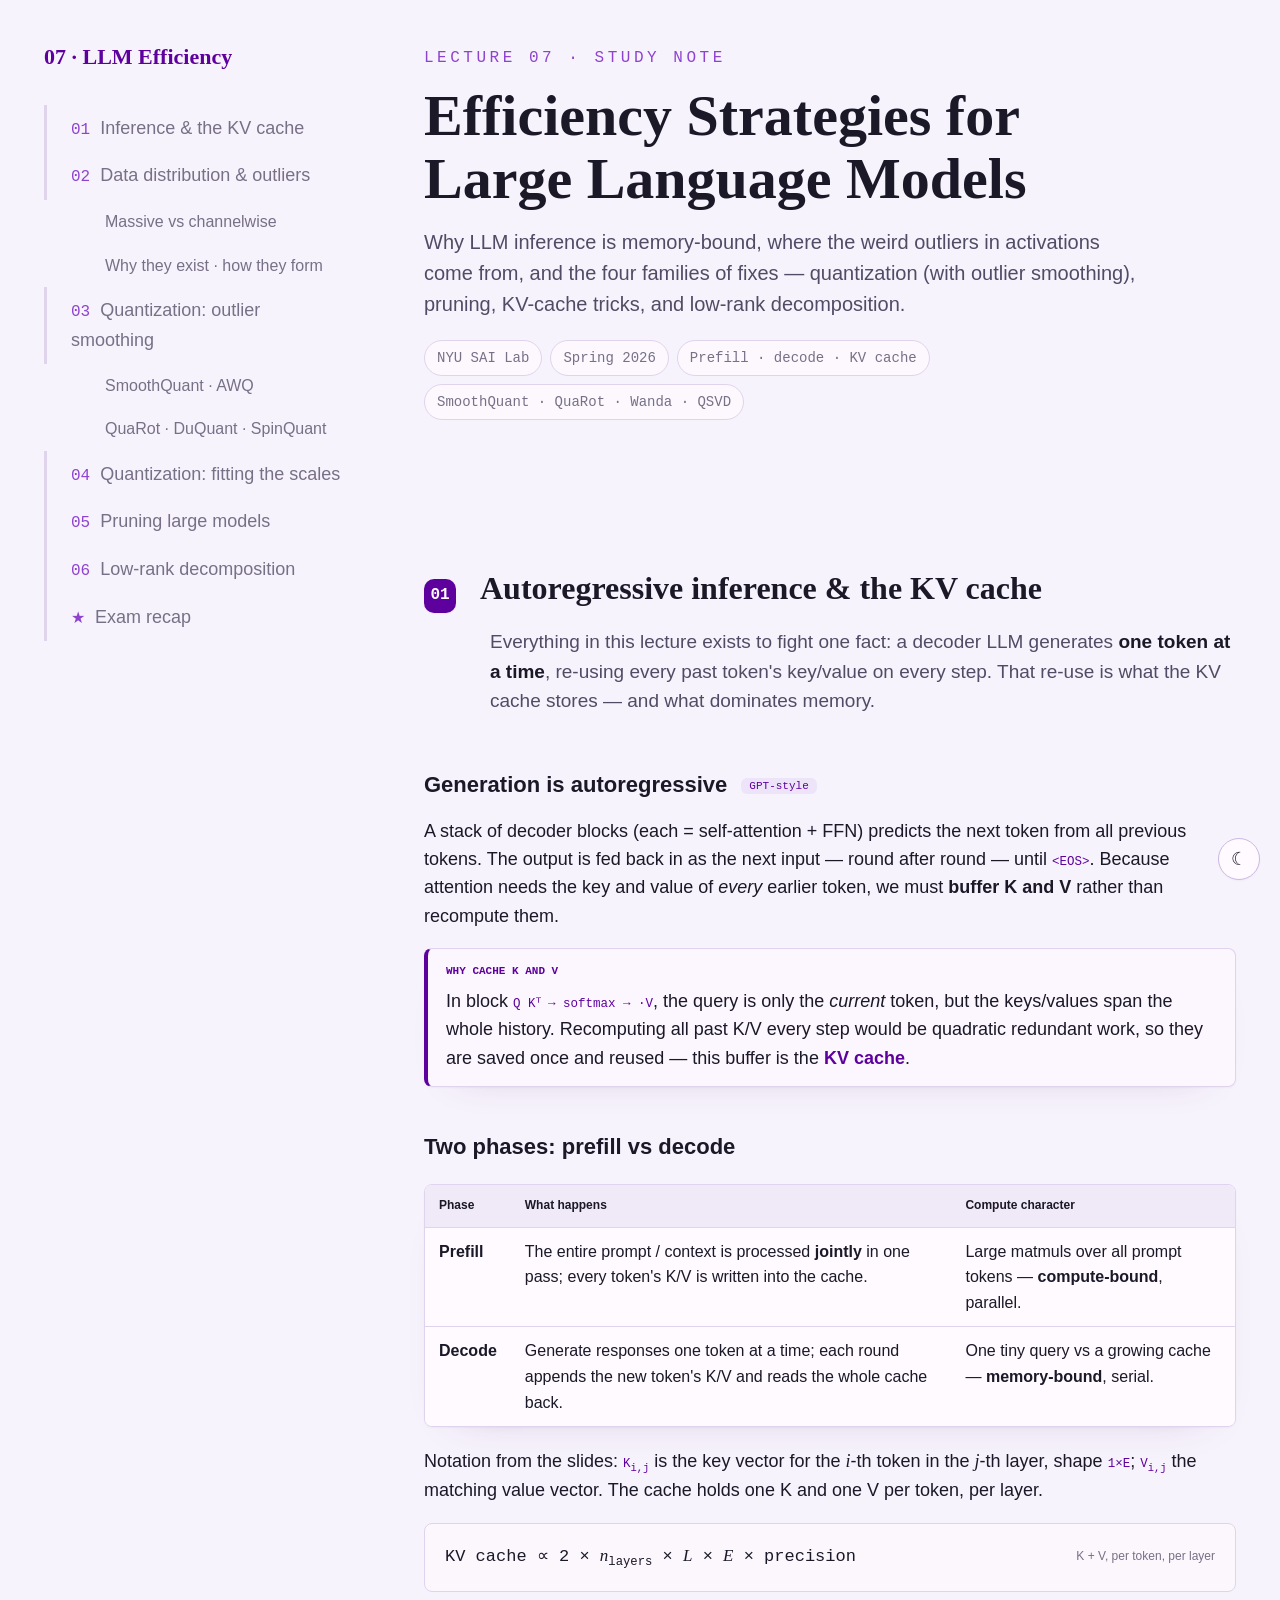
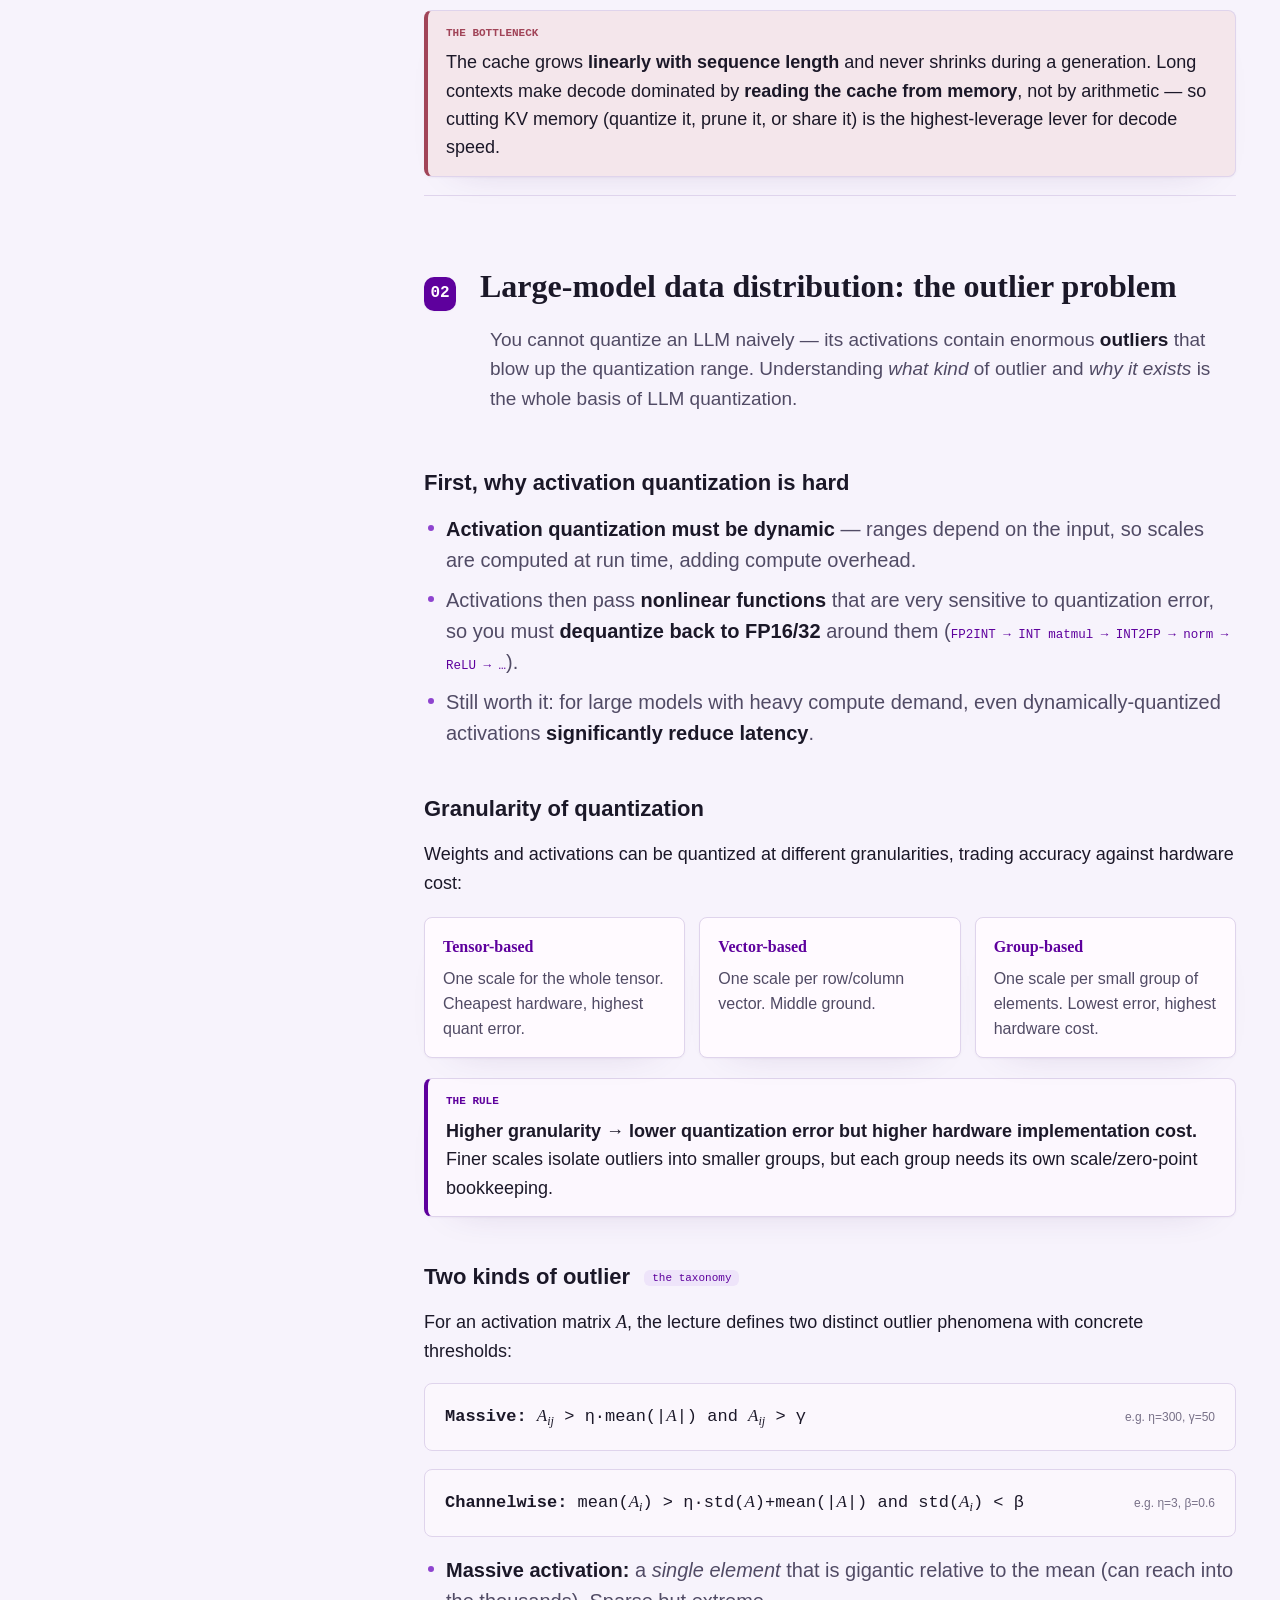
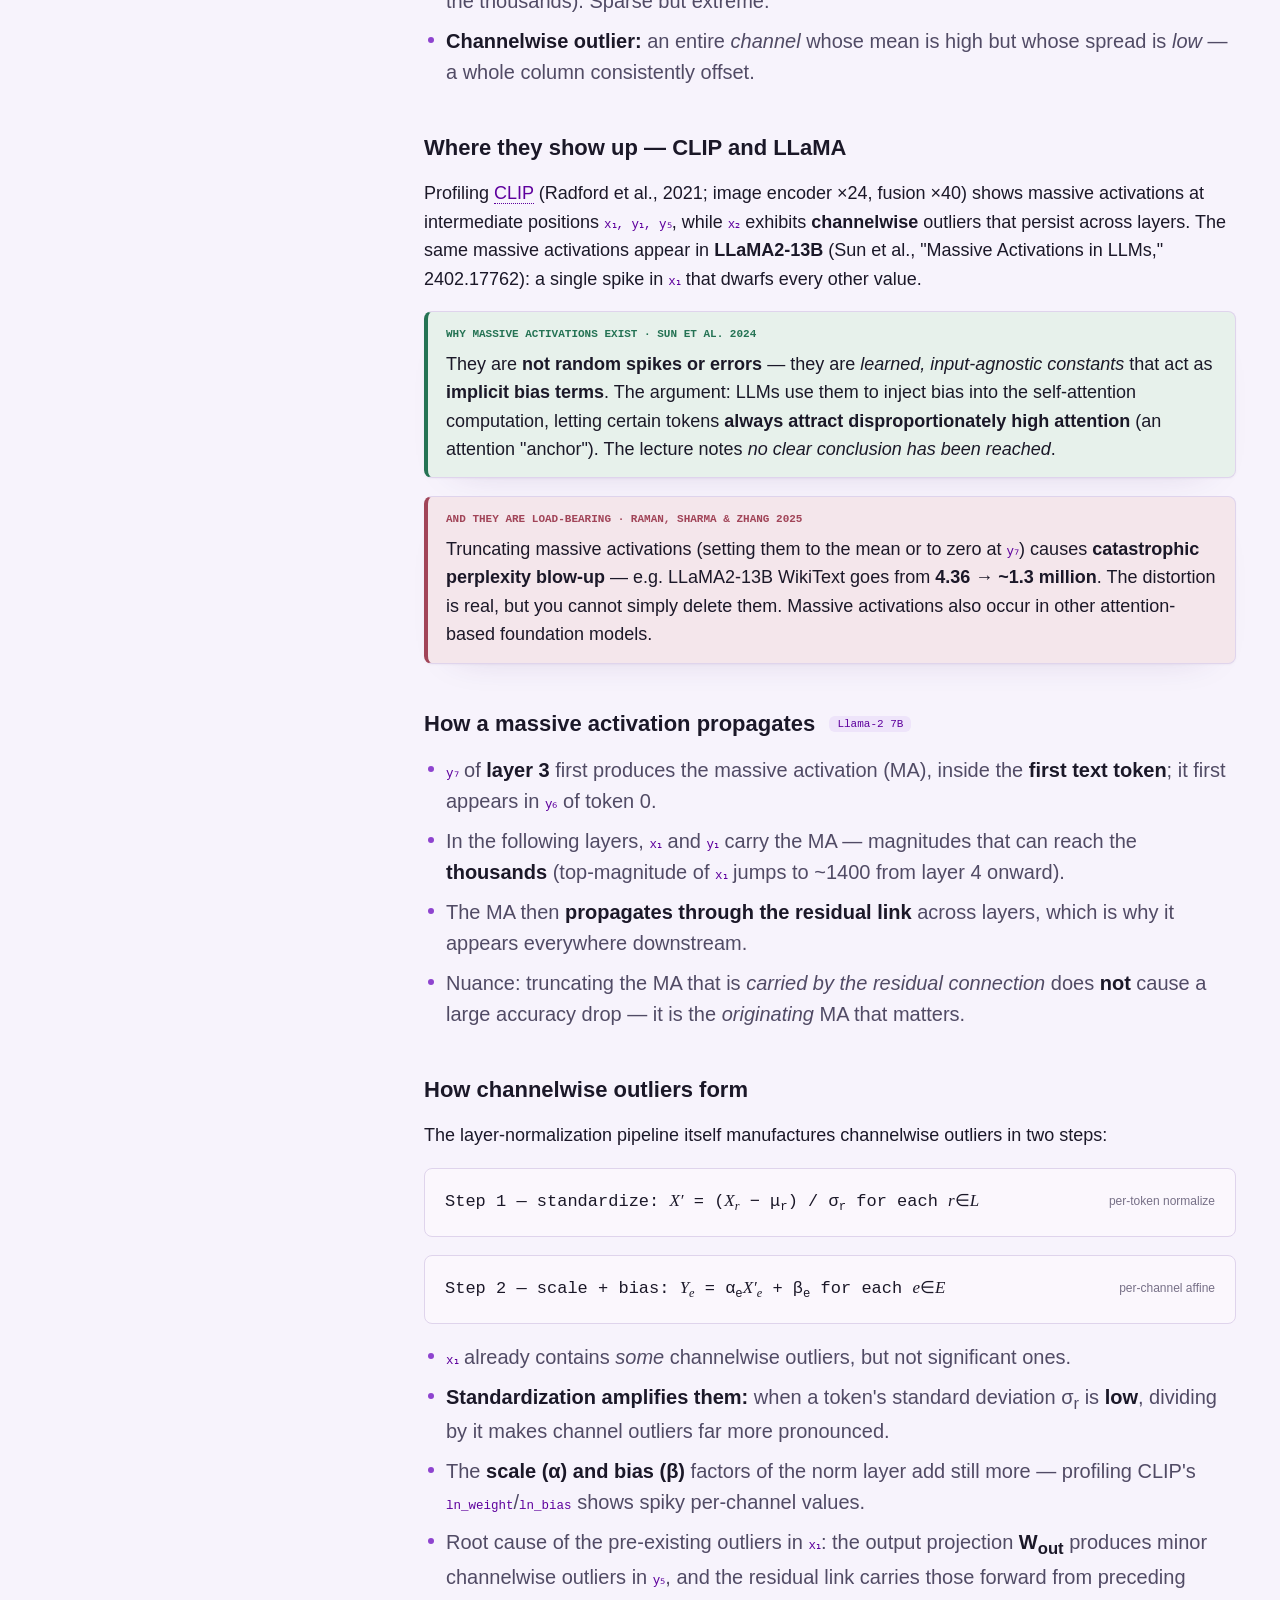
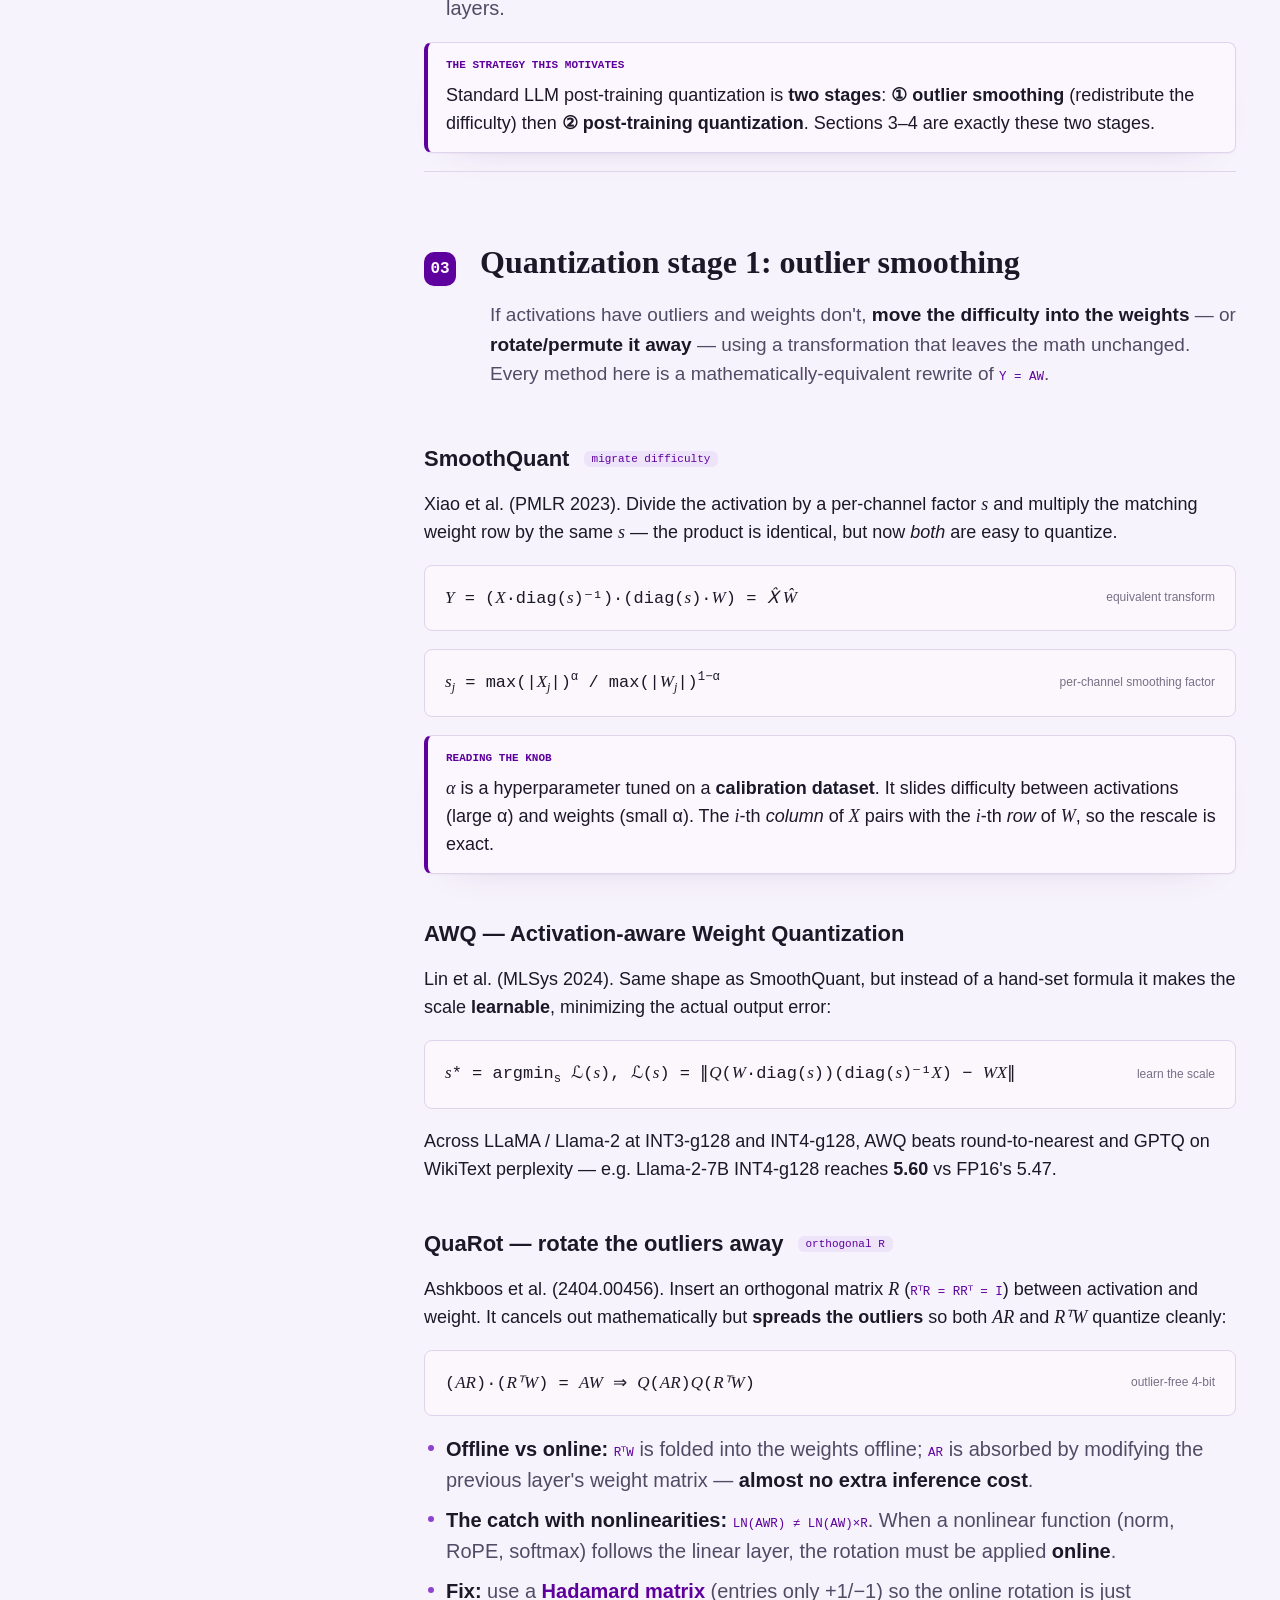
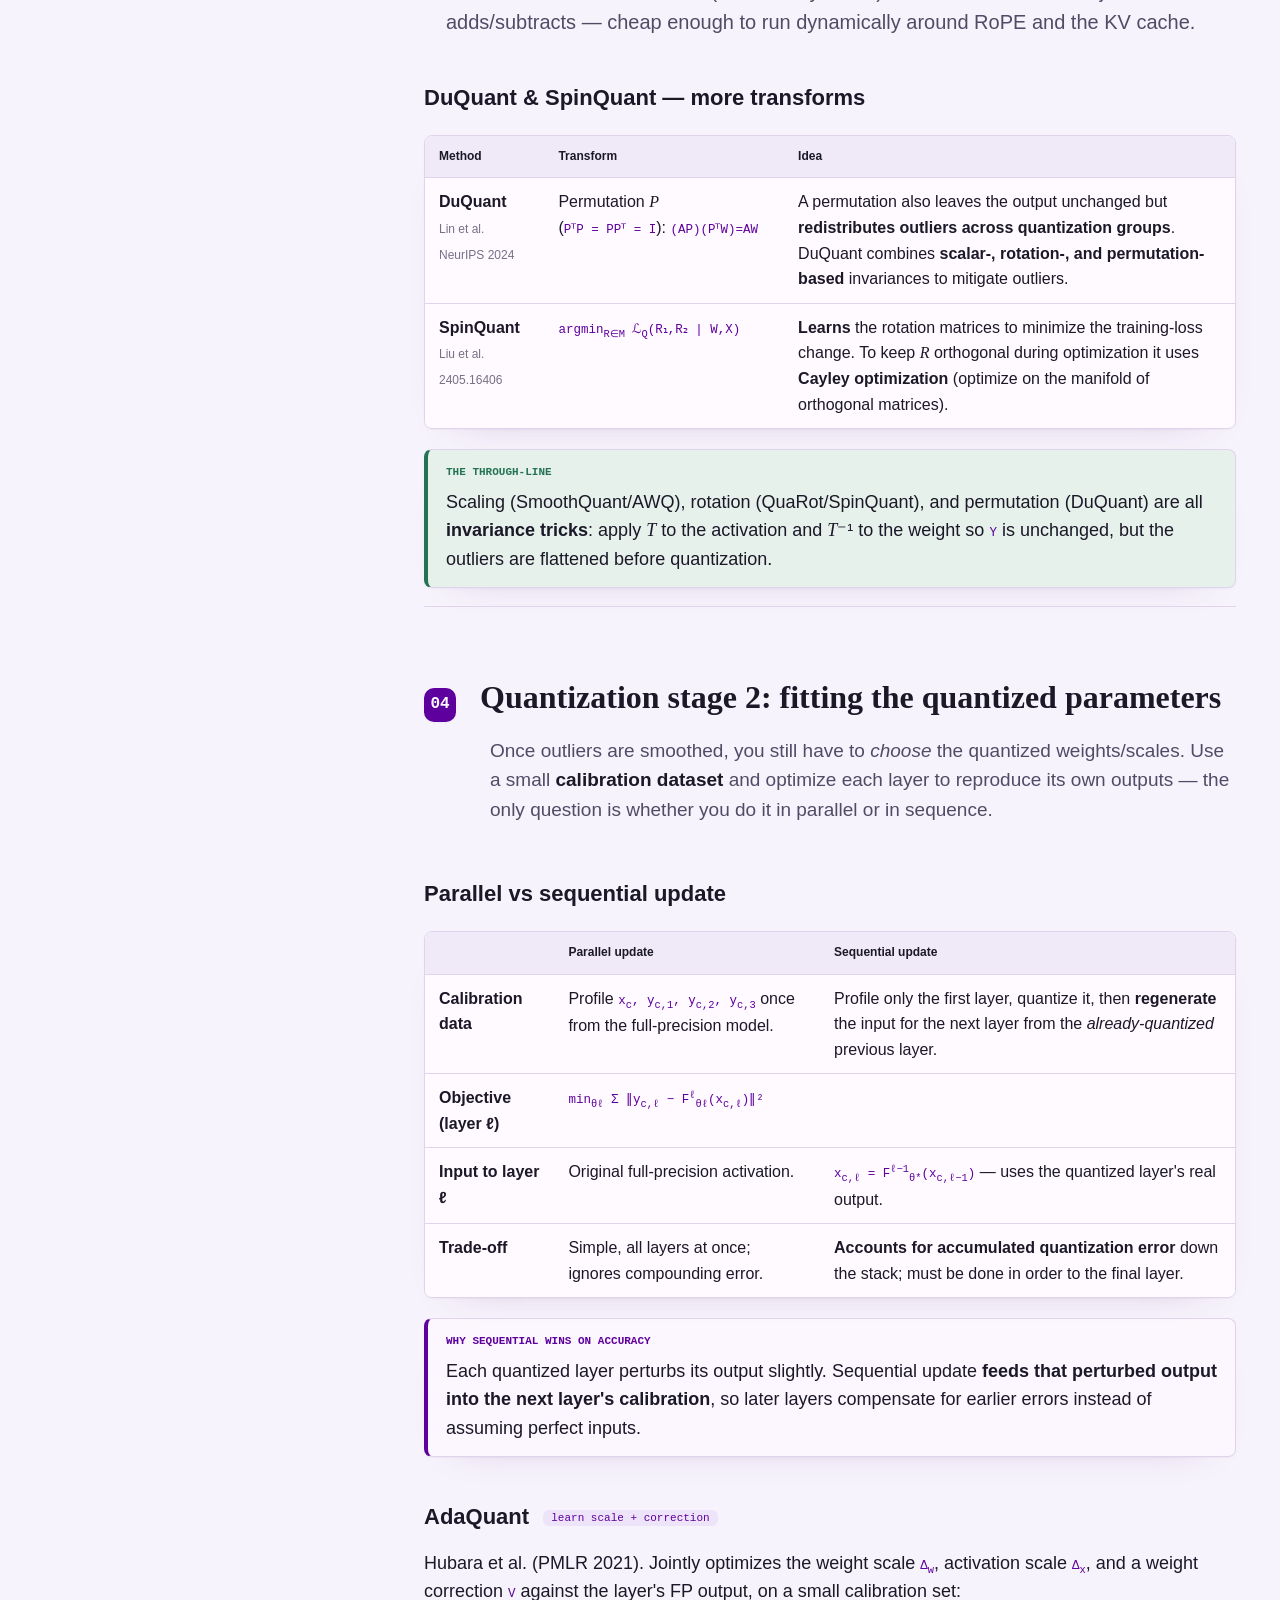
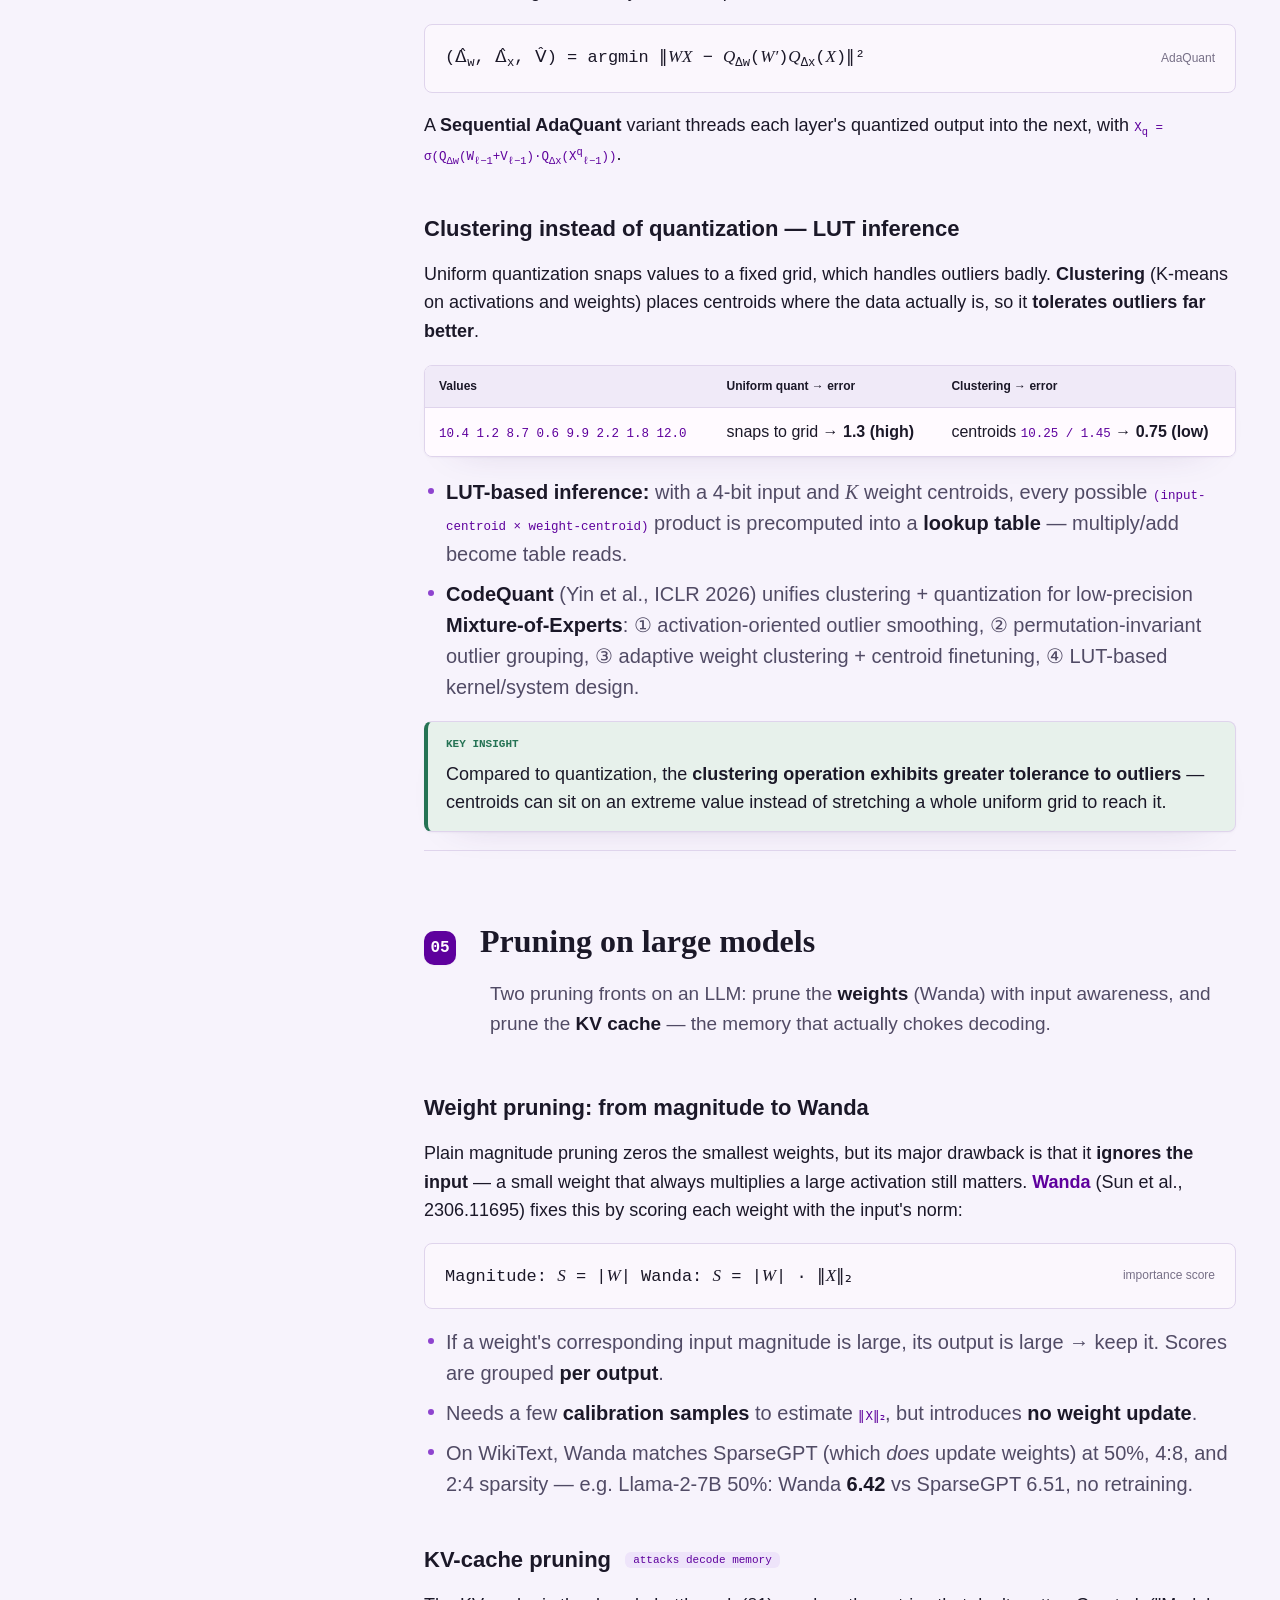
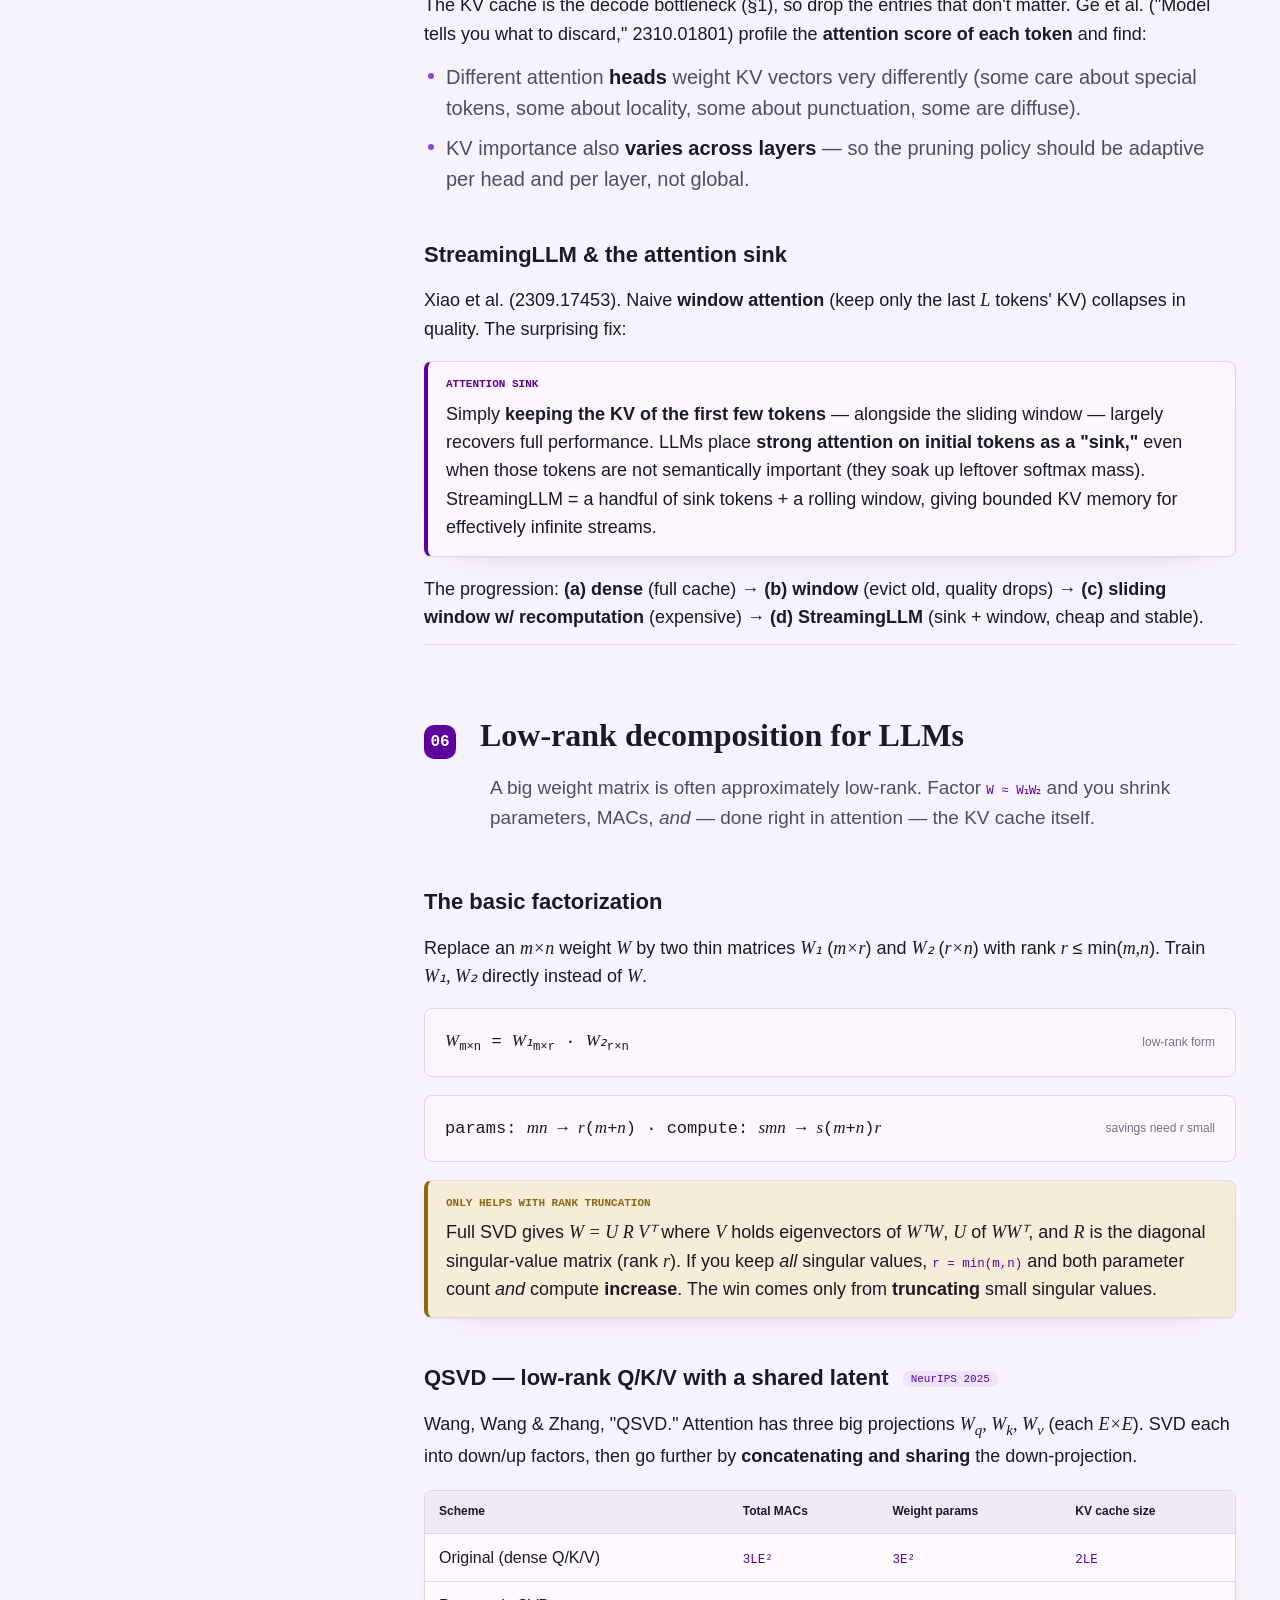
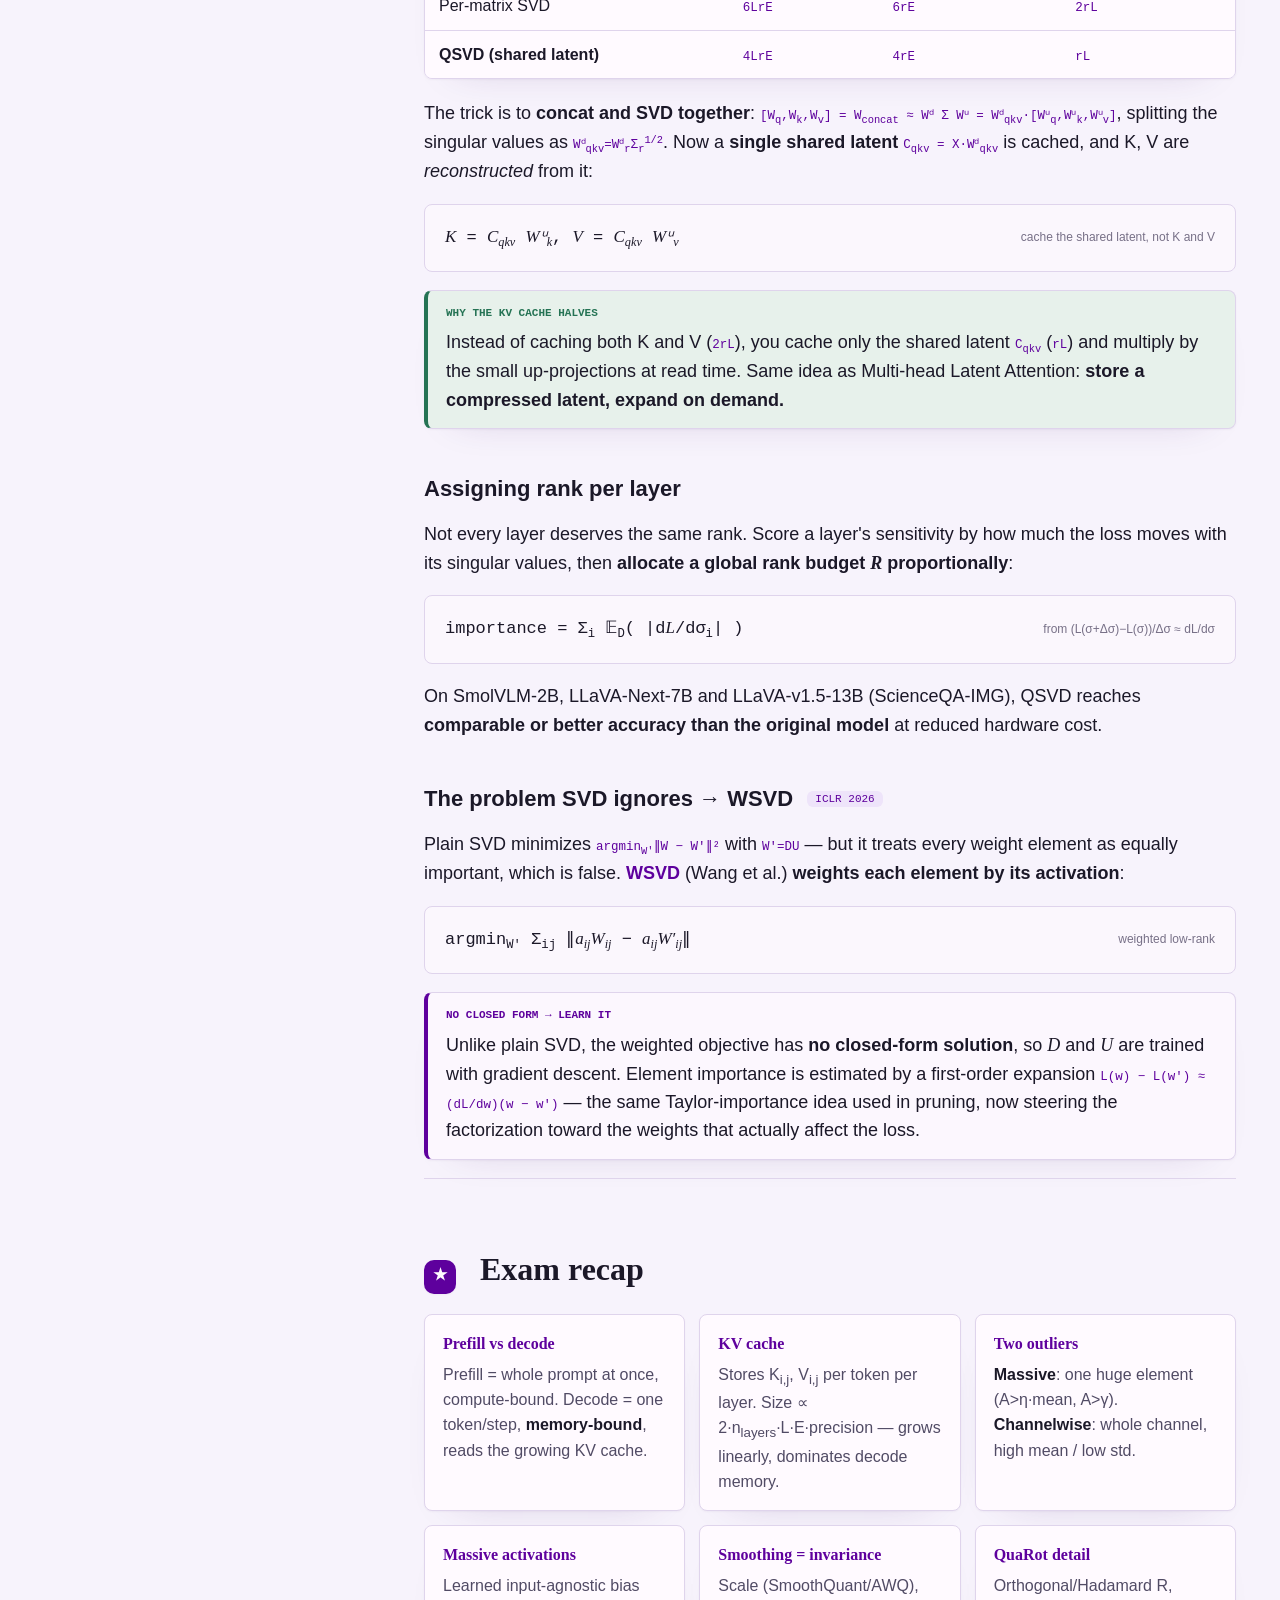
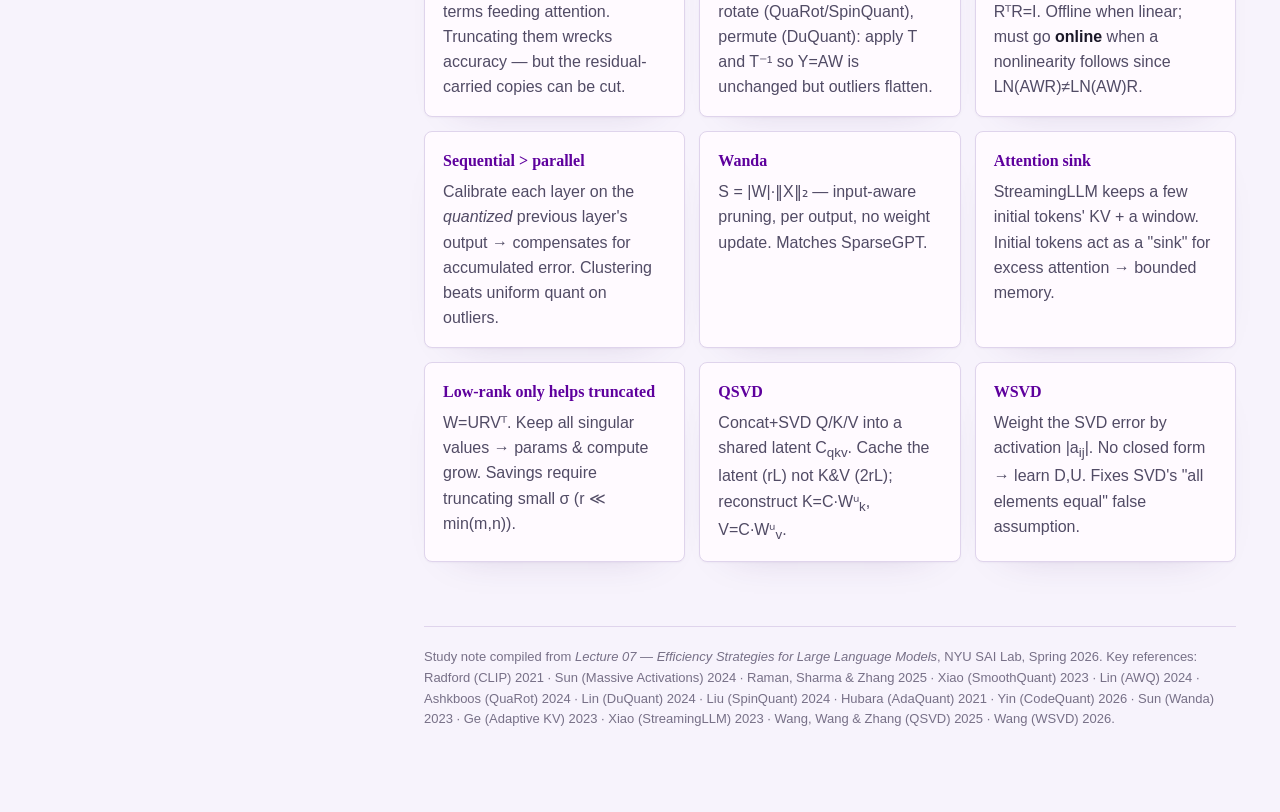
<file: lecture-07.html>
<!doctype html>
<html lang="en">
<head>
<meta charset="utf-8">
<meta name="viewport" content="width=device-width, initial-scale=1">
<title>Lecture 07: Efficiency Strategies for LLMs — Study Note</title>
<link rel="stylesheet" href="style.css?v=20260716-font">
</head>
<body>
<div class="wrap">
  <nav class="toc">
    <a class="home" href="index.html">← All lectures</a>
    <div class="brand">07 · LLM Efficiency</div>
    <a href="#inference"><span class="n">01</span>Inference &amp; the KV cache</a>
    <a href="#outliers"><span class="n">02</span>Data distribution &amp; outliers</a>
    <a class="sub" href="#outliers">Massive vs channelwise</a>
    <a class="sub" href="#outliers">Why they exist · how they form</a>
    <a href="#smoothing"><span class="n">03</span>Quantization: outlier smoothing</a>
    <a class="sub" href="#smoothing">SmoothQuant · AWQ</a>
    <a class="sub" href="#smoothing">QuaRot · DuQuant · SpinQuant</a>
    <a href="#fitting"><span class="n">04</span>Quantization: fitting the scales</a>
    <a href="#pruning"><span class="n">05</span>Pruning large models</a>
    <a href="#lowrank"><span class="n">06</span>Low-rank decomposition</a>
    <a href="#recap"><span class="n">★</span>Exam recap</a>
  </nav>

  <main>
    <header class="mast">
      <p class="eyebrow">Lecture 07 · Study Note</p>
      <h1>Efficiency Strategies for Large Language Models</h1>
      <p class="sub">Why LLM inference is memory-bound, where the weird outliers in activations come from, and the four families of fixes — quantization (with outlier smoothing), pruning, KV-cache tricks, and low-rank decomposition.</p>
      <div class="meta-row">
        <span class="chip">NYU SAI Lab</span>
        <span class="chip">Spring 2026</span>
        <span class="chip">Prefill · decode · KV cache</span>
        <span class="chip">SmoothQuant · QuaRot · Wanda · QSVD</span>
      </div>
    </header>

    <section id="inference">
      <div class="sec-head"><span class="num">01</span><h2>Autoregressive inference &amp; the KV cache</h2></div>
      <p class="lede">Everything in this lecture exists to fight one fact: a decoder LLM generates <strong>one token at a time</strong>, re-using every past token's key/value on every step. That re-use is what the KV cache stores — and what dominates memory.</p>

      <h3>Generation is autoregressive <span class="tag">GPT-style</span></h3>
      <p>A stack of decoder blocks (each = self-attention + FFN) predicts the next token from all previous tokens. The output is fed back in as the next input — round after round — until <span class="mono">&lt;EOS&gt;</span>. Because attention needs the key and value of <em>every</em> earlier token, we must <strong>buffer K and V</strong> rather than recompute them.</p>
      <div class="call key"><span class="k">Why cache K and V</span><p>In block <span class="mono">Q Kᵀ → softmax → ·V</span>, the query is only the <em>current</em> token, but the keys/values span the whole history. Recomputing all past K/V every step would be quadratic redundant work, so they are saved once and reused — this buffer is the <em class="term">KV cache</em>.</p></div>

      <h3>Two phases: prefill vs decode</h3>
      <div class="tbl-scroll"><table>
        <thead><tr><th>Phase</th><th>What happens</th><th>Compute character</th></tr></thead>
        <tbody>
          <tr><td><strong>Prefill</strong></td><td>The entire prompt / context is processed <strong>jointly</strong> in one pass; every token's K/V is written into the cache.</td><td>Large matmuls over all prompt tokens — <strong>compute-bound</strong>, parallel.</td></tr>
          <tr><td><strong>Decode</strong></td><td>Generate responses one token at a time; each round appends the new token's K/V and reads the whole cache back.</td><td>One tiny query vs a growing cache — <strong>memory-bound</strong>, serial.</td></tr>
        </tbody>
      </table></div>
      <p>Notation from the slides: <span class="mono">K<sub>i,j</sub></span> is the key vector for the <var>i</var>-th token in the <var>j</var>-th layer, shape <span class="mono">1×E</span>; <span class="mono">V<sub>i,j</sub></span> the matching value vector. The cache holds one K and one V per token, per layer.</p>
      <div class="formula"><span class="eq">KV cache ∝ 2 × <var>n</var><sub>layers</sub> × <var>L</var> × <var>E</var> × precision</span><span class="lbl">K + V, per token, per layer</span></div>
      <div class="call bad"><span class="k">The bottleneck</span><p>The cache grows <strong>linearly with sequence length</strong> and never shrinks during a generation. Long contexts make decode dominated by <strong>reading the cache from memory</strong>, not by arithmetic — so cutting KV memory (quantize it, prune it, or share it) is the highest-leverage lever for decode speed.</p></div>
    </section>

    <hr class="rule">

    <section id="outliers">
      <div class="sec-head"><span class="num">02</span><h2>Large-model data distribution: the outlier problem</h2></div>
      <p class="lede">You cannot quantize an LLM naively — its activations contain enormous <strong>outliers</strong> that blow up the quantization range. Understanding <em>what kind</em> of outlier and <em>why it exists</em> is the whole basis of LLM quantization.</p>

      <h3>First, why activation quantization is hard</h3>
      <ul class="clean">
        <li><strong>Activation quantization must be dynamic</strong> — ranges depend on the input, so scales are computed at run time, adding compute overhead.</li>
        <li>Activations then pass <strong>nonlinear functions</strong> that are very sensitive to quantization error, so you must <strong>dequantize back to FP16/32</strong> around them (<span class="mono">FP2INT → INT matmul → INT2FP → norm → ReLU → …</span>).</li>
        <li>Still worth it: for large models with heavy compute demand, even dynamically-quantized activations <strong>significantly reduce latency</strong>.</li>
      </ul>

      <h3>Granularity of quantization</h3>
      <p>Weights and activations can be quantized at different granularities, trading accuracy against hardware cost:</p>
      <div class="cards">
        <div class="card"><p class="q">Tensor-based</p><p>One scale for the whole tensor. Cheapest hardware, highest quant error.</p></div>
        <div class="card"><p class="q">Vector-based</p><p>One scale per row/column vector. Middle ground.</p></div>
        <div class="card"><p class="q">Group-based</p><p>One scale per small group of elements. Lowest error, highest hardware cost.</p></div>
      </div>
      <div class="call key"><span class="k">The rule</span><p><strong>Higher granularity → lower quantization error but higher hardware implementation cost.</strong> Finer scales isolate outliers into smaller groups, but each group needs its own scale/zero-point bookkeeping.</p></div>

      <h3>Two kinds of outlier <span class="tag">the taxonomy</span></h3>
      <p>For an activation matrix <var>A</var>, the lecture defines two distinct outlier phenomena with concrete thresholds:</p>
      <div class="formula"><span class="eq"><strong>Massive:</strong> <var>A<sub>ij</sub></var> &gt; η·mean(|<var>A</var>|)  and  <var>A<sub>ij</sub></var> &gt; γ</span><span class="lbl">e.g. η=300, γ=50</span></div>
      <div class="formula"><span class="eq"><strong>Channelwise:</strong> mean(<var>A<sub>i</sub></var>) &gt; η·std(<var>A</var>)+mean(|<var>A</var>|)  and  std(<var>A<sub>i</sub></var>) &lt; β</span><span class="lbl">e.g. η=3, β=0.6</span></div>
      <ul class="clean">
        <li><strong>Massive activation:</strong> a <em>single element</em> that is gigantic relative to the mean (can reach into the thousands). Sparse but extreme.</li>
        <li><strong>Channelwise outlier:</strong> an entire <em>channel</em> whose mean is high but whose spread is <em>low</em> — a whole column consistently offset.</li>
      </ul>

      <h3>Where they show up — CLIP and LLaMA</h3>
      <p>Profiling <a class="cite" href="#">CLIP</a> (Radford et al., 2021; image encoder ×24, fusion ×40) shows massive activations at intermediate positions <span class="mono">x₁, y₁, y₅</span>, while <span class="mono">x₂</span> exhibits <strong>channelwise</strong> outliers that persist across layers. The same massive activations appear in <strong>LLaMA2-13B</strong> (Sun et al., "Massive Activations in LLMs," 2402.17762): a single spike in <span class="mono">x₁</span> that dwarfs every other value.</p>

      <div class="call good"><span class="k">Why massive activations exist · Sun et al. 2024</span><p>They are <strong>not random spikes or errors</strong> — they are <em>learned, input-agnostic constants</em> that act as <strong>implicit bias terms</strong>. The argument: LLMs use them to inject bias into the self-attention computation, letting certain tokens <strong>always attract disproportionately high attention</strong> (an attention "anchor"). The lecture notes <em>no clear conclusion has been reached</em>.</p></div>

      <div class="call bad"><span class="k">And they are load-bearing · Raman, Sharma &amp; Zhang 2025</span><p>Truncating massive activations (setting them to the mean or to zero at <span class="mono">y₇</span>) causes <strong>catastrophic perplexity blow-up</strong> — e.g. LLaMA2-13B WikiText goes from <strong>4.36 → ~1.3 million</strong>. The distortion is real, but you cannot simply delete them. Massive activations also occur in other attention-based foundation models.</p></div>

      <h3>How a massive activation propagates <span class="tag">Llama-2 7B</span></h3>
      <ul class="clean">
        <li><span class="mono">y₇</span> of <strong>layer 3</strong> first produces the massive activation (MA), inside the <strong>first text token</strong>; it first appears in <span class="mono">y₆</span> of token 0.</li>
        <li>In the following layers, <span class="mono">x₁</span> and <span class="mono">y₁</span> carry the MA — magnitudes that can reach the <strong>thousands</strong> (top-magnitude of <span class="mono">x₁</span> jumps to ~1400 from layer 4 onward).</li>
        <li>The MA then <strong>propagates through the residual link</strong> across layers, which is why it appears everywhere downstream.</li>
        <li>Nuance: truncating the MA that is <em>carried by the residual connection</em> does <strong>not</strong> cause a large accuracy drop — it is the <em>originating</em> MA that matters.</li>
      </ul>

      <h3>How channelwise outliers form</h3>
      <p>The layer-normalization pipeline itself manufactures channelwise outliers in two steps:</p>
      <div class="formula"><span class="eq">Step 1 — standardize:  <var>X′</var> = (<var>X<sub>r</sub></var> − μ<sub>r</sub>) / σ<sub>r</sub>   for each <var>r</var>∈<var>L</var></span><span class="lbl">per-token normalize</span></div>
      <div class="formula"><span class="eq">Step 2 — scale + bias:  <var>Y<sub>e</sub></var> = α<sub>e</sub><var>X′<sub>e</sub></var> + β<sub>e</sub>   for each <var>e</var>∈<var>E</var></span><span class="lbl">per-channel affine</span></div>
      <ul class="clean">
        <li><span class="mono">x₁</span> already contains <em>some</em> channelwise outliers, but not significant ones.</li>
        <li><strong>Standardization amplifies them:</strong> when a token's standard deviation σ<sub>r</sub> is <strong>low</strong>, dividing by it makes channel outliers far more pronounced.</li>
        <li>The <strong>scale (α) and bias (β)</strong> factors of the norm layer add still more — profiling CLIP's <span class="mono">ln_weight</span>/<span class="mono">ln_bias</span> shows spiky per-channel values.</li>
        <li>Root cause of the pre-existing outliers in <span class="mono">x₁</span>: the output projection <strong>W<sub>out</sub></strong> produces minor channelwise outliers in <span class="mono">y₅</span>, and the residual link carries those forward from preceding layers.</li>
      </ul>

      <div class="call key"><span class="k">The strategy this motivates</span><p>Standard LLM post-training quantization is <strong>two stages</strong>: <strong>①&nbsp;outlier smoothing</strong> (redistribute the difficulty) then <strong>②&nbsp;post-training quantization</strong>. Sections 3–4 are exactly these two stages.</p></div>
    </section>

    <hr class="rule">

    <section id="smoothing">
      <div class="sec-head"><span class="num">03</span><h2>Quantization stage 1: outlier smoothing</h2></div>
      <p class="lede">If activations have outliers and weights don't, <strong>move the difficulty into the weights</strong> — or <strong>rotate/permute it away</strong> — using a transformation that leaves the math unchanged. Every method here is a mathematically-equivalent rewrite of <span class="mono">Y = AW</span>.</p>

      <h3>SmoothQuant <span class="tag">migrate difficulty</span></h3>
      <p>Xiao et al. (PMLR 2023). Divide the activation by a per-channel factor <var>s</var> and multiply the matching weight row by the same <var>s</var> — the product is identical, but now <em>both</em> are easy to quantize.</p>
      <div class="formula"><span class="eq"><var>Y</var> = (<var>X</var>·diag(<var>s</var>)⁻¹)·(diag(<var>s</var>)·<var>W</var>) = <var>X̂ Ŵ</var></span><span class="lbl">equivalent transform</span></div>
      <div class="formula"><span class="eq"><var>s<sub>j</sub></var> = max(|<var>X<sub>j</sub></var>|)<sup>α</sup> / max(|<var>W<sub>j</sub></var>|)<sup>1−α</sup></span><span class="lbl">per-channel smoothing factor</span></div>
      <div class="call key"><span class="k">Reading the knob</span><p><var>α</var> is a hyperparameter tuned on a <strong>calibration dataset</strong>. It slides difficulty between activations (large α) and weights (small α). The <var>i</var>-th <em>column</em> of <var>X</var> pairs with the <var>i</var>-th <em>row</em> of <var>W</var>, so the rescale is exact.</p></div>

      <h3>AWQ — Activation-aware Weight Quantization</h3>
      <p>Lin et al. (MLSys 2024). Same shape as SmoothQuant, but instead of a hand-set formula it makes the scale <strong>learnable</strong>, minimizing the actual output error:</p>
      <div class="formula"><span class="eq"><var>s</var>* = argmin<sub>s</sub> ℒ(<var>s</var>),  ℒ(<var>s</var>) = ‖<var>Q</var>(<var>W</var>·diag(<var>s</var>))(diag(<var>s</var>)⁻¹<var>X</var>) − <var>WX</var>‖</span><span class="lbl">learn the scale</span></div>
      <p>Across LLaMA / Llama-2 at INT3-g128 and INT4-g128, AWQ beats round-to-nearest and GPTQ on WikiText perplexity — e.g. Llama-2-7B INT4-g128 reaches <strong>5.60</strong> vs FP16's 5.47.</p>

      <h3>QuaRot — rotate the outliers away <span class="tag">orthogonal R</span></h3>
      <p>Ashkboos et al. (2404.00456). Insert an orthogonal matrix <var>R</var> (<span class="mono">RᵀR = RRᵀ = I</span>) between activation and weight. It cancels out mathematically but <strong>spreads the outliers</strong> so both <var>AR</var> and <var>RᵀW</var> quantize cleanly:</p>
      <div class="formula"><span class="eq">(<var>AR</var>)·(<var>RᵀW</var>) = <var>AW</var>   ⇒   <var>Q</var>(<var>AR</var>)<var>Q</var>(<var>RᵀW</var>)</span><span class="lbl">outlier-free 4-bit</span></div>
      <ul class="clean">
        <li><strong>Offline vs online:</strong> <span class="mono">RᵀW</span> is folded into the weights offline; <span class="mono">AR</span> is absorbed by modifying the previous layer's weight matrix — <strong>almost no extra inference cost</strong>.</li>
        <li><strong>The catch with nonlinearities:</strong> <span class="mono">LN(AWR) ≠ LN(AW)×R</span>. When a nonlinear function (norm, RoPE, softmax) follows the linear layer, the rotation must be applied <strong>online</strong>.</li>
        <li><strong>Fix:</strong> use a <em class="term">Hadamard matrix</em> (entries only +1/−1) so the online rotation is just adds/subtracts — cheap enough to run dynamically around RoPE and the KV cache.</li>
      </ul>

      <h3>DuQuant &amp; SpinQuant — more transforms</h3>
      <div class="tbl-scroll"><table>
        <thead><tr><th>Method</th><th>Transform</th><th>Idea</th></tr></thead>
        <tbody>
          <tr><td><strong>DuQuant</strong><br><span style="color:var(--muted);font-size:12px">Lin et al. NeurIPS 2024</span></td><td>Permutation <var>P</var> (<span class="mono">PᵀP = PPᵀ = I</span>): <span class="mono">(AP)(PᵀW)=AW</span></td><td>A permutation also leaves the output unchanged but <strong>redistributes outliers across quantization groups</strong>. DuQuant combines <strong>scalar-, rotation-, and permutation-based</strong> invariances to mitigate outliers.</td></tr>
          <tr><td><strong>SpinQuant</strong><br><span style="color:var(--muted);font-size:12px">Liu et al. 2405.16406</span></td><td><span class="mono">argmin<sub>R∈M</sub> ℒ<sub>Q</sub>(R₁,R₂ | W,X)</span></td><td><strong>Learns</strong> the rotation matrices to minimize the training-loss change. To keep <var>R</var> orthogonal during optimization it uses <strong>Cayley optimization</strong> (optimize on the manifold of orthogonal matrices).</td></tr>
        </tbody>
      </table></div>
      <div class="call good"><span class="k">The through-line</span><p>Scaling (SmoothQuant/AWQ), rotation (QuaRot/SpinQuant), and permutation (DuQuant) are all <strong>invariance tricks</strong>: apply <var>T</var> to the activation and <var>T</var>⁻¹ to the weight so <span class="mono">Y</span> is unchanged, but the outliers are flattened before quantization.</p></div>
    </section>

    <hr class="rule">

    <section id="fitting">
      <div class="sec-head"><span class="num">04</span><h2>Quantization stage 2: fitting the quantized parameters</h2></div>
      <p class="lede">Once outliers are smoothed, you still have to <em>choose</em> the quantized weights/scales. Use a small <strong>calibration dataset</strong> and optimize each layer to reproduce its own outputs — the only question is whether you do it in parallel or in sequence.</p>

      <h3>Parallel vs sequential update</h3>
      <div class="tbl-scroll"><table>
        <thead><tr><th></th><th>Parallel update</th><th>Sequential update</th></tr></thead>
        <tbody>
          <tr><td><strong>Calibration data</strong></td><td>Profile <span class="mono">x<sub>c</sub>, y<sub>c,1</sub>, y<sub>c,2</sub>, y<sub>c,3</sub></span> once from the full-precision model.</td><td>Profile only the first layer, quantize it, then <strong>regenerate</strong> the input for the next layer from the <em>already-quantized</em> previous layer.</td></tr>
          <tr><td><strong>Objective (layer ℓ)</strong></td><td colspan="2"><span class="mono">min<sub>θℓ</sub> Σ ‖y<sub>c,ℓ</sub> − F<sup>ℓ</sup><sub>θℓ</sub>(x<sub>c,ℓ</sub>)‖²</span></td></tr>
          <tr><td><strong>Input to layer ℓ</strong></td><td>Original full-precision activation.</td><td><span class="mono">x<sub>c,ℓ</sub> = F<sup>ℓ−1</sup><sub>θ*</sub>(x<sub>c,ℓ−1</sub>)</span> — uses the quantized layer's real output.</td></tr>
          <tr><td><strong>Trade-off</strong></td><td>Simple, all layers at once; ignores compounding error.</td><td><strong>Accounts for accumulated quantization error</strong> down the stack; must be done in order to the final layer.</td></tr>
        </tbody>
      </table></div>
      <div class="call key"><span class="k">Why sequential wins on accuracy</span><p>Each quantized layer perturbs its output slightly. Sequential update <strong>feeds that perturbed output into the next layer's calibration</strong>, so later layers compensate for earlier errors instead of assuming perfect inputs.</p></div>

      <h3>AdaQuant <span class="tag">learn scale + correction</span></h3>
      <p>Hubara et al. (PMLR 2021). Jointly optimizes the weight scale <span class="mono">Δ<sub>w</sub></span>, activation scale <span class="mono">Δ<sub>x</sub></span>, and a weight correction <span class="mono">V</span> against the layer's FP output, on a small calibration set:</p>
      <div class="formula"><span class="eq">(Δ̂<sub>w</sub>, Δ̂<sub>x</sub>, V̂) = argmin ‖<var>WX</var> − <var>Q</var><sub>Δw</sub>(<var>W′</var>)<var>Q</var><sub>Δx</sub>(<var>X</var>)‖²</span><span class="lbl">AdaQuant</span></div>
      <p>A <strong>Sequential AdaQuant</strong> variant threads each layer's quantized output into the next, with <span class="mono">X<sub>q</sub> = σ(Q<sub>Δw</sub>(W<sub>ℓ−1</sub>+V<sub>ℓ−1</sub>)·Q<sub>Δx</sub>(X<sup>q</sup><sub>ℓ−1</sub>))</span>.</p>

      <h3>Clustering instead of quantization — LUT inference</h3>
      <p>Uniform quantization snaps values to a fixed grid, which handles outliers badly. <strong>Clustering</strong> (K-means on activations and weights) places centroids where the data actually is, so it <strong>tolerates outliers far better</strong>.</p>
      <div class="tbl-scroll"><table>
        <thead><tr><th>Values</th><th>Uniform quant → error</th><th>Clustering → error</th></tr></thead>
        <tbody>
          <tr><td><span class="mono">10.4 1.2 8.7 0.6 9.9 2.2 1.8 12.0</span></td><td>snaps to grid → <strong>1.3 (high)</strong></td><td>centroids <span class="mono">10.25 / 1.45</span> → <strong>0.75 (low)</strong></td></tr>
        </tbody>
      </table></div>
      <ul class="clean">
        <li><strong>LUT-based inference:</strong> with a 4-bit input and <var>K</var> weight centroids, every possible <span class="mono">(input-centroid × weight-centroid)</span> product is precomputed into a <strong>lookup table</strong> — multiply/add become table reads.</li>
        <li><strong>CodeQuant</strong> (Yin et al., ICLR 2026) unifies clustering + quantization for low-precision <strong>Mixture-of-Experts</strong>: ① activation-oriented outlier smoothing, ② permutation-invariant outlier grouping, ③ adaptive weight clustering + centroid finetuning, ④ LUT-based kernel/system design.</li>
      </ul>
      <div class="call good"><span class="k">Key insight</span><p>Compared to quantization, the <strong>clustering operation exhibits greater tolerance to outliers</strong> — centroids can sit on an extreme value instead of stretching a whole uniform grid to reach it.</p></div>
    </section>

    <hr class="rule">

    <section id="pruning">
      <div class="sec-head"><span class="num">05</span><h2>Pruning on large models</h2></div>
      <p class="lede">Two pruning fronts on an LLM: prune the <strong>weights</strong> (Wanda) with input awareness, and prune the <strong>KV cache</strong> — the memory that actually chokes decoding.</p>

      <h3>Weight pruning: from magnitude to Wanda</h3>
      <p>Plain magnitude pruning zeros the smallest weights, but its major drawback is that it <strong>ignores the input</strong> — a small weight that always multiplies a large activation still matters. <em class="term">Wanda</em> (Sun et al., 2306.11695) fixes this by scoring each weight with the input's norm:</p>
      <div class="formula"><span class="eq">Magnitude: <var>S</var> = |<var>W</var>|      Wanda: <var>S</var> = |<var>W</var>| · ‖<var>X</var>‖₂</span><span class="lbl">importance score</span></div>
      <ul class="clean">
        <li>If a weight's corresponding input magnitude is large, its output is large → keep it. Scores are grouped <strong>per output</strong>.</li>
        <li>Needs a few <strong>calibration samples</strong> to estimate <span class="mono">‖X‖₂</span>, but introduces <strong>no weight update</strong>.</li>
        <li>On WikiText, Wanda matches SparseGPT (which <em>does</em> update weights) at 50%, 4:8, and 2:4 sparsity — e.g. Llama-2-7B 50%: Wanda <strong>6.42</strong> vs SparseGPT 6.51, no retraining.</li>
      </ul>

      <h3>KV-cache pruning <span class="tag">attacks decode memory</span></h3>
      <p>The KV cache is the decode bottleneck (§1), so drop the entries that don't matter. Ge et al. ("Model tells you what to discard," 2310.01801) profile the <strong>attention score of each token</strong> and find:</p>
      <ul class="clean">
        <li>Different attention <strong>heads</strong> weight KV vectors very differently (some care about special tokens, some about locality, some about punctuation, some are diffuse).</li>
        <li>KV importance also <strong>varies across layers</strong> — so the pruning policy should be adaptive per head and per layer, not global.</li>
      </ul>

      <h3>StreamingLLM &amp; the attention sink</h3>
      <p>Xiao et al. (2309.17453). Naive <strong>window attention</strong> (keep only the last <var>L</var> tokens' KV) collapses in quality. The surprising fix:</p>
      <div class="call key"><span class="k">Attention sink</span><p>Simply <strong>keeping the KV of the first few tokens</strong> — alongside the sliding window — largely recovers full performance. LLMs place <strong>strong attention on initial tokens as a "sink,"</strong> even when those tokens are not semantically important (they soak up leftover softmax mass). StreamingLLM = a handful of sink tokens + a rolling window, giving bounded KV memory for effectively infinite streams.</p></div>
      <p>The progression: <strong>(a) dense</strong> (full cache) → <strong>(b) window</strong> (evict old, quality drops) → <strong>(c) sliding window w/ recomputation</strong> (expensive) → <strong>(d) StreamingLLM</strong> (sink + window, cheap and stable).</p>
    </section>

    <hr class="rule">

    <section id="lowrank">
      <div class="sec-head"><span class="num">06</span><h2>Low-rank decomposition for LLMs</h2></div>
      <p class="lede">A big weight matrix is often approximately low-rank. Factor <span class="mono">W ≈ W₁W₂</span> and you shrink parameters, MACs, <em>and</em> — done right in attention — the KV cache itself.</p>

      <h3>The basic factorization</h3>
      <p>Replace an <var>m×n</var> weight <var>W</var> by two thin matrices <var>W₁</var> (<var>m×r</var>) and <var>W₂</var> (<var>r×n</var>) with rank <var>r</var> ≤ min(<var>m,n</var>). Train <var>W₁, W₂</var> directly instead of <var>W</var>.</p>
      <div class="formula"><span class="eq"><var>W</var><sub>m×n</sub> = <var>W₁</var><sub>m×r</sub> · <var>W₂</var><sub>r×n</sub></span><span class="lbl">low-rank form</span></div>
      <div class="formula"><span class="eq">params: <var>mn</var> → <var>r</var>(<var>m</var>+<var>n</var>)   ·   compute: <var>smn</var> → <var>s</var>(<var>m</var>+<var>n</var>)<var>r</var></span><span class="lbl">savings need r small</span></div>
      <div class="call warn"><span class="k">Only helps with rank truncation</span><p>Full SVD gives <var>W = U R Vᵀ</var> where <var>V</var> holds eigenvectors of <var>WᵀW</var>, <var>U</var> of <var>WWᵀ</var>, and <var>R</var> is the diagonal singular-value matrix (rank <var>r</var>). If you keep <em>all</em> singular values, <span class="mono">r = min(m,n)</span> and both parameter count <em>and</em> compute <strong>increase</strong>. The win comes only from <strong>truncating</strong> small singular values.</p></div>

      <h3>QSVD — low-rank Q/K/V with a shared latent <span class="tag">NeurIPS 2025</span></h3>
      <p>Wang, Wang &amp; Zhang, "QSVD." Attention has three big projections <var>W<sub>q</sub>, W<sub>k</sub>, W<sub>v</sub></var> (each <var>E×E</var>). SVD each into down/up factors, then go further by <strong>concatenating and sharing</strong> the down-projection.</p>
      <div class="tbl-scroll"><table>
        <thead><tr><th>Scheme</th><th>Total MACs</th><th>Weight params</th><th>KV cache size</th></tr></thead>
        <tbody>
          <tr><td>Original (dense Q/K/V)</td><td><span class="mono">3LE²</span></td><td><span class="mono">3E²</span></td><td><span class="mono">2LE</span></td></tr>
          <tr><td>Per-matrix SVD</td><td><span class="mono">6LrE</span></td><td><span class="mono">6rE</span></td><td><span class="mono">2rL</span></td></tr>
          <tr><td><strong>QSVD (shared latent)</strong></td><td><span class="mono">4LrE</span></td><td><span class="mono">4rE</span></td><td><span class="mono">rL</span></td></tr>
        </tbody>
      </table></div>
      <p>The trick is to <strong>concat and SVD together</strong>: <span class="mono">[W<sub>q</sub>,W<sub>k</sub>,W<sub>v</sub>] = W<sub>concat</sub> ≈ Wᵈ Σ Wᵘ = Wᵈ<sub>qkv</sub>·[Wᵘ<sub>q</sub>,Wᵘ<sub>k</sub>,Wᵘ<sub>v</sub>]</span>, splitting the singular values as <span class="mono">Wᵈ<sub>qkv</sub>=Wᵈ<sub>r</sub>Σ<sub>r</sub><sup>1/2</sup></span>. Now a <strong>single shared latent</strong> <span class="mono">C<sub>qkv</sub> = X·Wᵈ<sub>qkv</sub></span> is cached, and K, V are <em>reconstructed</em> from it:</p>
      <div class="formula"><span class="eq"><var>K</var> = <var>C<sub>qkv</sub></var> <var>Wᵘ<sub>k</sub></var>,   <var>V</var> = <var>C<sub>qkv</sub></var> <var>Wᵘ<sub>v</sub></var></span><span class="lbl">cache the shared latent, not K and V</span></div>
      <div class="call good"><span class="k">Why the KV cache halves</span><p>Instead of caching both K and V (<span class="mono">2rL</span>), you cache only the shared latent <span class="mono">C<sub>qkv</sub></span> (<span class="mono">rL</span>) and multiply by the small up-projections at read time. Same idea as Multi-head Latent Attention: <strong>store a compressed latent, expand on demand.</strong></p></div>

      <h3>Assigning rank per layer</h3>
      <p>Not every layer deserves the same rank. Score a layer's sensitivity by how much the loss moves with its singular values, then <strong>allocate a global rank budget <var>R</var> proportionally</strong>:</p>
      <div class="formula"><span class="eq">importance = Σ<sub>i</sub> 𝔼<sub>D</sub>( |d<var>L</var>/dσ<sub>i</sub>| )</span><span class="lbl">from (L(σ+Δσ)−L(σ))/Δσ ≈ dL/dσ</span></div>
      <p>On SmolVLM-2B, LLaVA-Next-7B and LLaVA-v1.5-13B (ScienceQA-IMG), QSVD reaches <strong>comparable or better accuracy than the original model</strong> at reduced hardware cost.</p>

      <h3>The problem SVD ignores → WSVD <span class="tag">ICLR 2026</span></h3>
      <p>Plain SVD minimizes <span class="mono">argmin<sub>W′</sub>‖W − W′‖²</span> with <span class="mono">W′=DU</span> — but it treats every weight element as equally important, which is false. <em class="term">WSVD</em> (Wang et al.) <strong>weights each element by its activation</strong>:</p>
      <div class="formula"><span class="eq">argmin<sub>W′</sub> Σ<sub>ij</sub> ‖<var>a<sub>ij</sub></var><var>W<sub>ij</sub></var> − <var>a<sub>ij</sub></var><var>W′<sub>ij</sub></var>‖</span><span class="lbl">weighted low-rank</span></div>
      <div class="call key"><span class="k">No closed form → learn it</span><p>Unlike plain SVD, the weighted objective has <strong>no closed-form solution</strong>, so <var>D</var> and <var>U</var> are trained with gradient descent. Element importance is estimated by a first-order expansion <span class="mono">L(w) − L(w′) ≈ (dL/dw)(w − w′)</span> — the same Taylor-importance idea used in pruning, now steering the factorization toward the weights that actually affect the loss.</p></div>
    </section>

    <hr class="rule">

    <section id="recap">
      <div class="sec-head"><span class="num">★</span><h2>Exam recap</h2></div>
      <div class="cards">
        <div class="card"><p class="q">Prefill vs decode</p><p>Prefill = whole prompt at once, compute-bound. Decode = one token/step, <strong>memory-bound</strong>, reads the growing KV cache.</p></div>
        <div class="card"><p class="q">KV cache</p><p>Stores K<sub>i,j</sub>, V<sub>i,j</sub> per token per layer. Size ∝ 2·n<sub>layers</sub>·L·E·precision — grows linearly, dominates decode memory.</p></div>
        <div class="card"><p class="q">Two outliers</p><p><strong>Massive</strong>: one huge element (A&gt;η·mean, A&gt;γ). <strong>Channelwise</strong>: whole channel, high mean / low std.</p></div>
        <div class="card"><p class="q">Massive activations</p><p>Learned input-agnostic bias terms feeding attention. Truncating them wrecks accuracy — but the residual-carried copies can be cut.</p></div>
        <div class="card"><p class="q">Smoothing = invariance</p><p>Scale (SmoothQuant/AWQ), rotate (QuaRot/SpinQuant), permute (DuQuant): apply T and T⁻¹ so Y=AW is unchanged but outliers flatten.</p></div>
        <div class="card"><p class="q">QuaRot detail</p><p>Orthogonal/Hadamard R, RᵀR=I. Offline when linear; must go <strong>online</strong> when a nonlinearity follows since LN(AWR)≠LN(AW)R.</p></div>
        <div class="card"><p class="q">Sequential &gt; parallel</p><p>Calibrate each layer on the <em>quantized</em> previous layer's output → compensates for accumulated error. Clustering beats uniform quant on outliers.</p></div>
        <div class="card"><p class="q">Wanda</p><p>S = |W|·‖X‖₂ — input-aware pruning, per output, no weight update. Matches SparseGPT.</p></div>
        <div class="card"><p class="q">Attention sink</p><p>StreamingLLM keeps a few initial tokens' KV + a window. Initial tokens act as a "sink" for excess attention → bounded memory.</p></div>
        <div class="card"><p class="q">Low-rank only helps truncated</p><p>W=URVᵀ. Keep all singular values → params &amp; compute grow. Savings require truncating small σ (r ≪ min(m,n)).</p></div>
        <div class="card"><p class="q">QSVD</p><p>Concat+SVD Q/K/V into a shared latent C<sub>qkv</sub>. Cache the latent (rL) not K&amp;V (2rL); reconstruct K=C·Wᵘ<sub>k</sub>, V=C·Wᵘ<sub>v</sub>.</p></div>
        <div class="card"><p class="q">WSVD</p><p>Weight the SVD error by activation |a<sub>ij</sub>|. No closed form → learn D,U. Fixes SVD's "all elements equal" false assumption.</p></div>
      </div>
    </section>

    <footer>
      Study note compiled from <em>Lecture 07 — Efficiency Strategies for Large Language Models</em>, NYU SAI Lab, Spring 2026. Key references: Radford (CLIP) 2021 · Sun (Massive Activations) 2024 · Raman, Sharma &amp; Zhang 2025 · Xiao (SmoothQuant) 2023 · Lin (AWQ) 2024 · Ashkboos (QuaRot) 2024 · Lin (DuQuant) 2024 · Liu (SpinQuant) 2024 · Hubara (AdaQuant) 2021 · Yin (CodeQuant) 2026 · Sun (Wanda) 2023 · Ge (Adaptive KV) 2023 · Xiao (StreamingLLM) 2023 · Wang, Wang &amp; Zhang (QSVD) 2025 · Wang (WSVD) 2026.
    </footer>
  </main>
</div>
<script src="theme.js"></script>
</body>
</html>
</file>
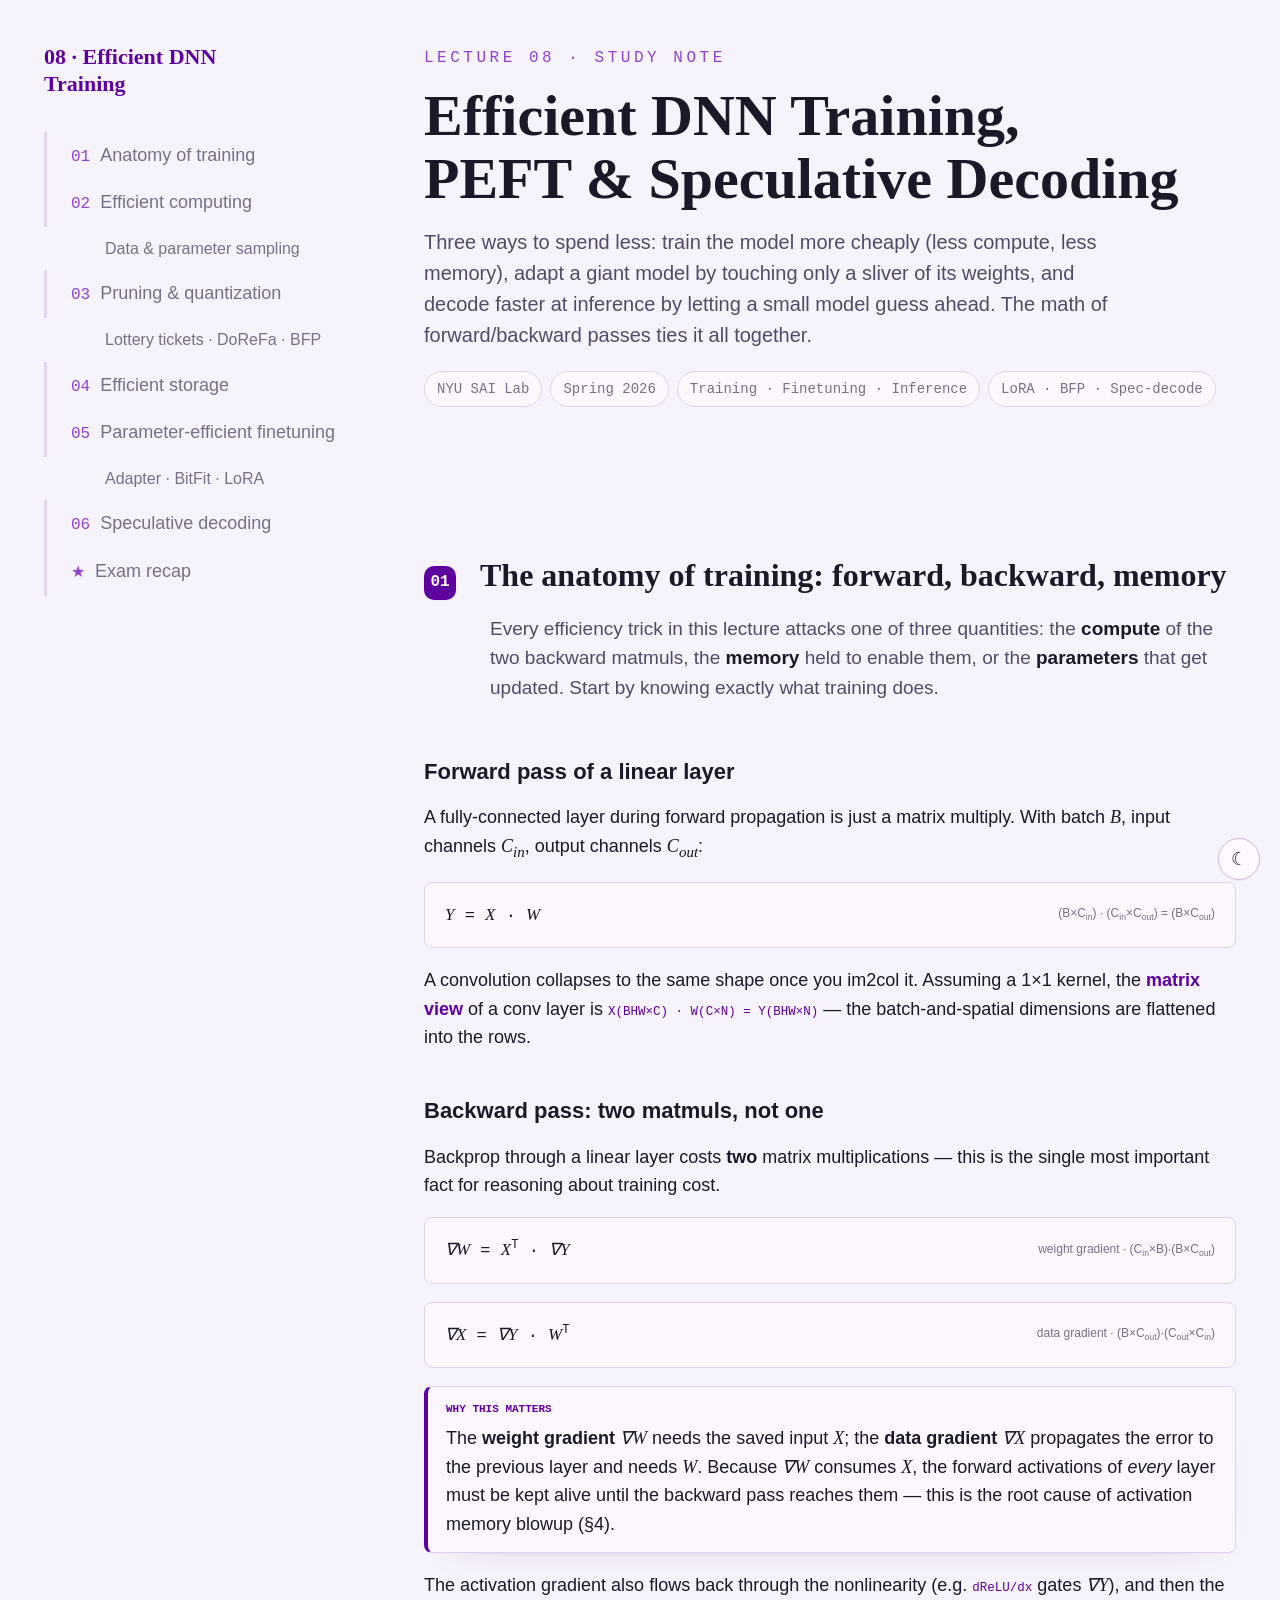
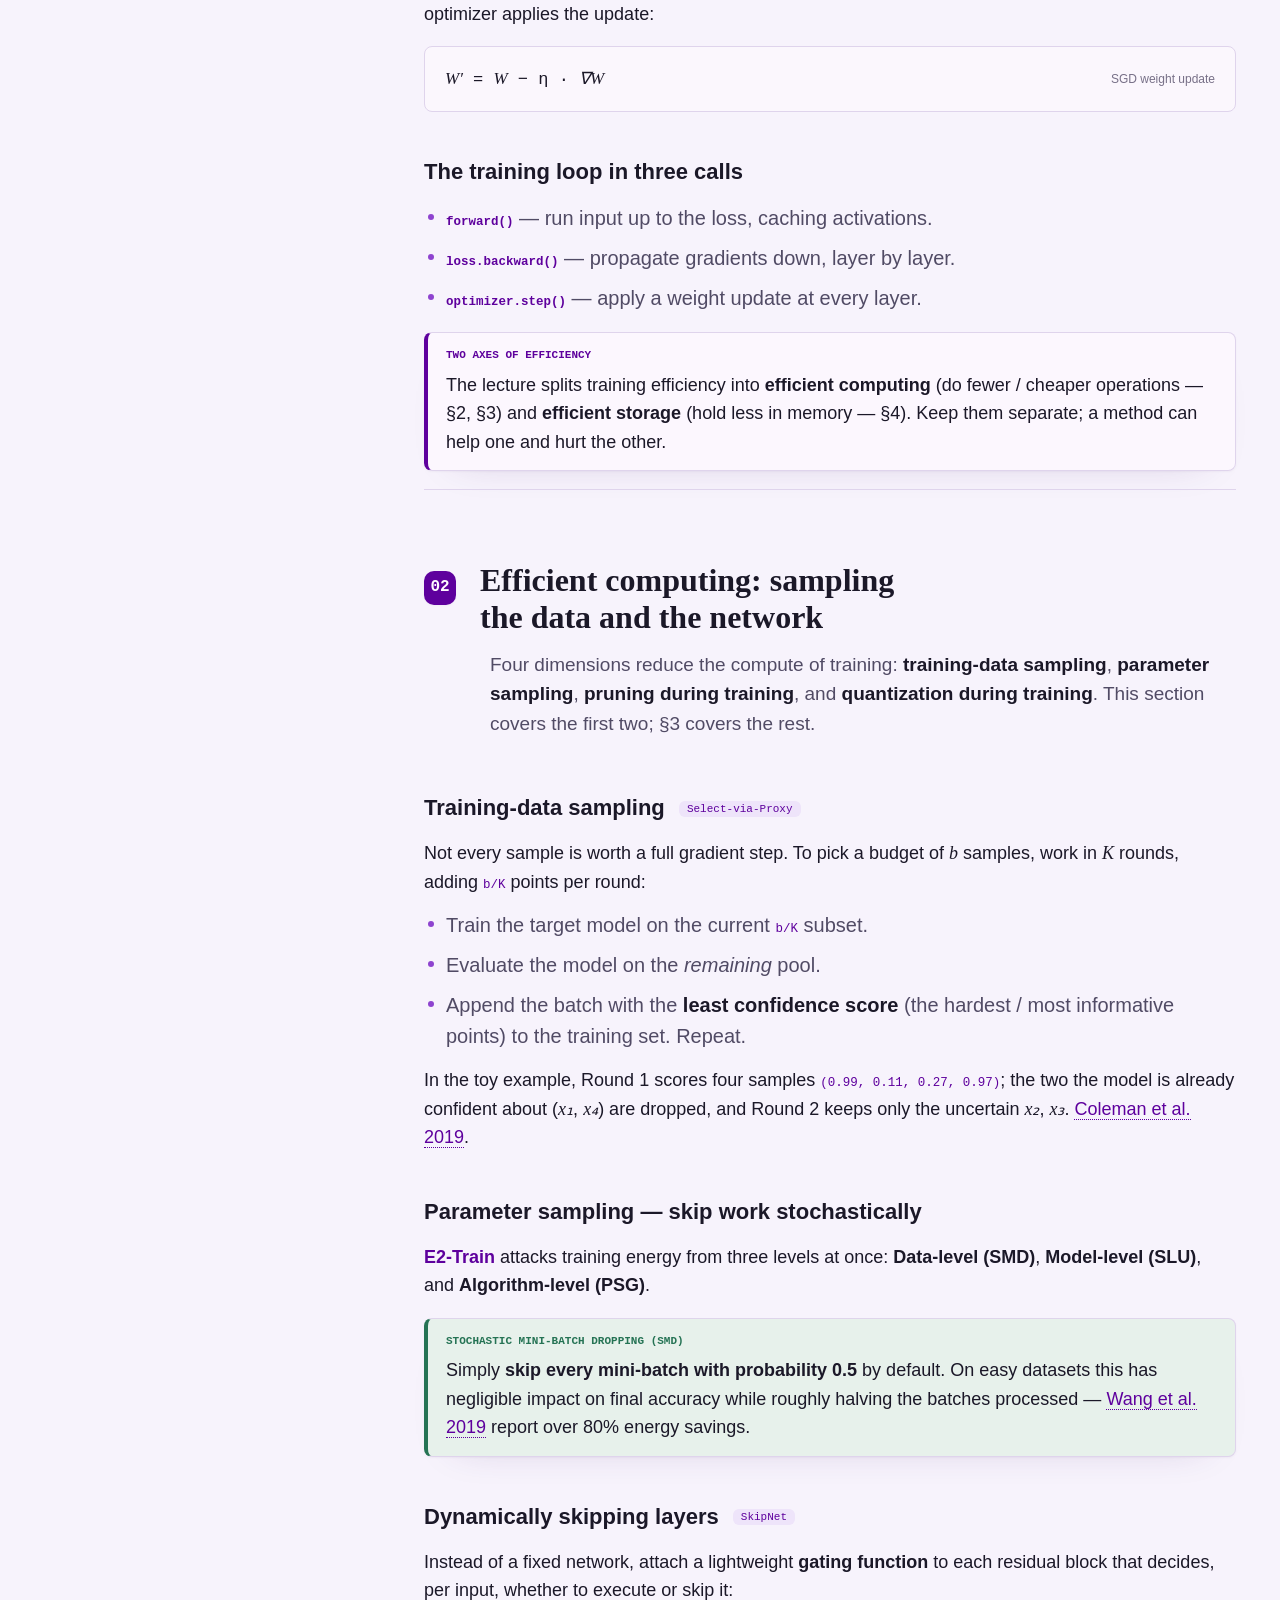
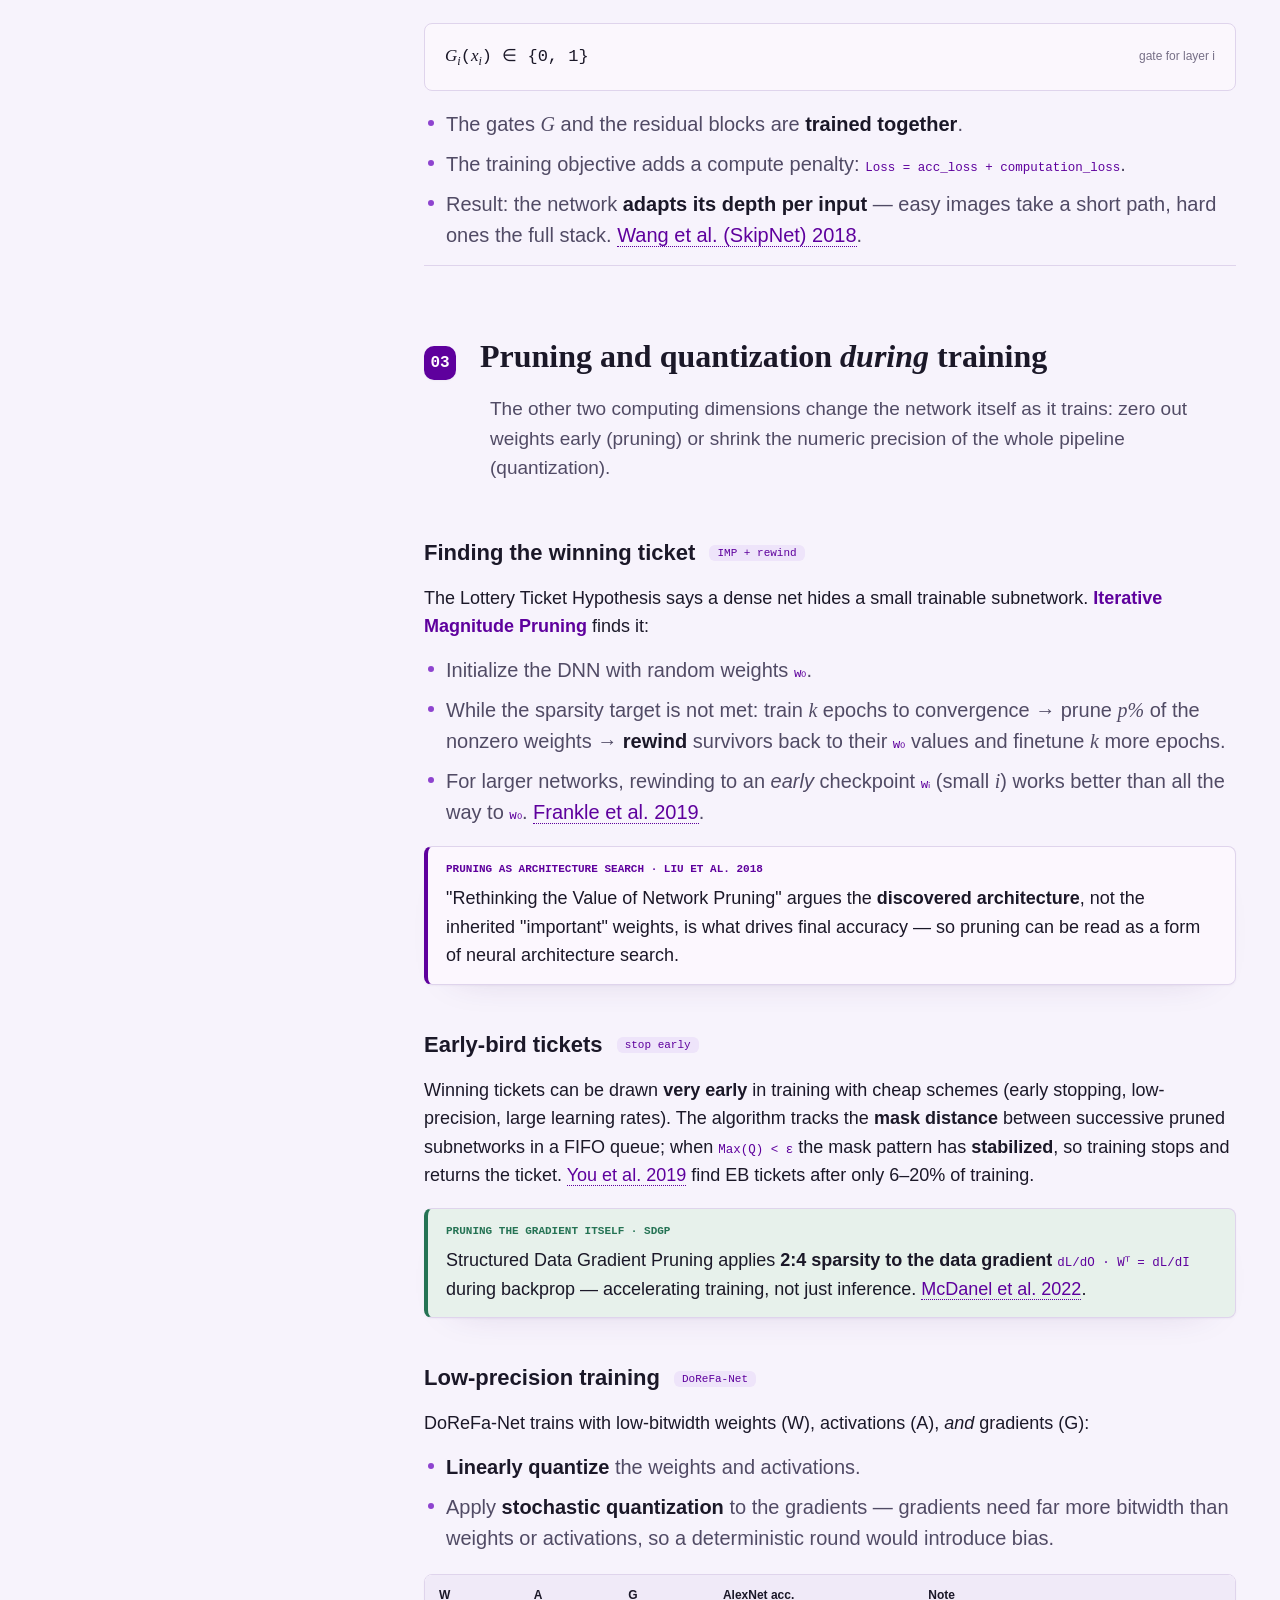
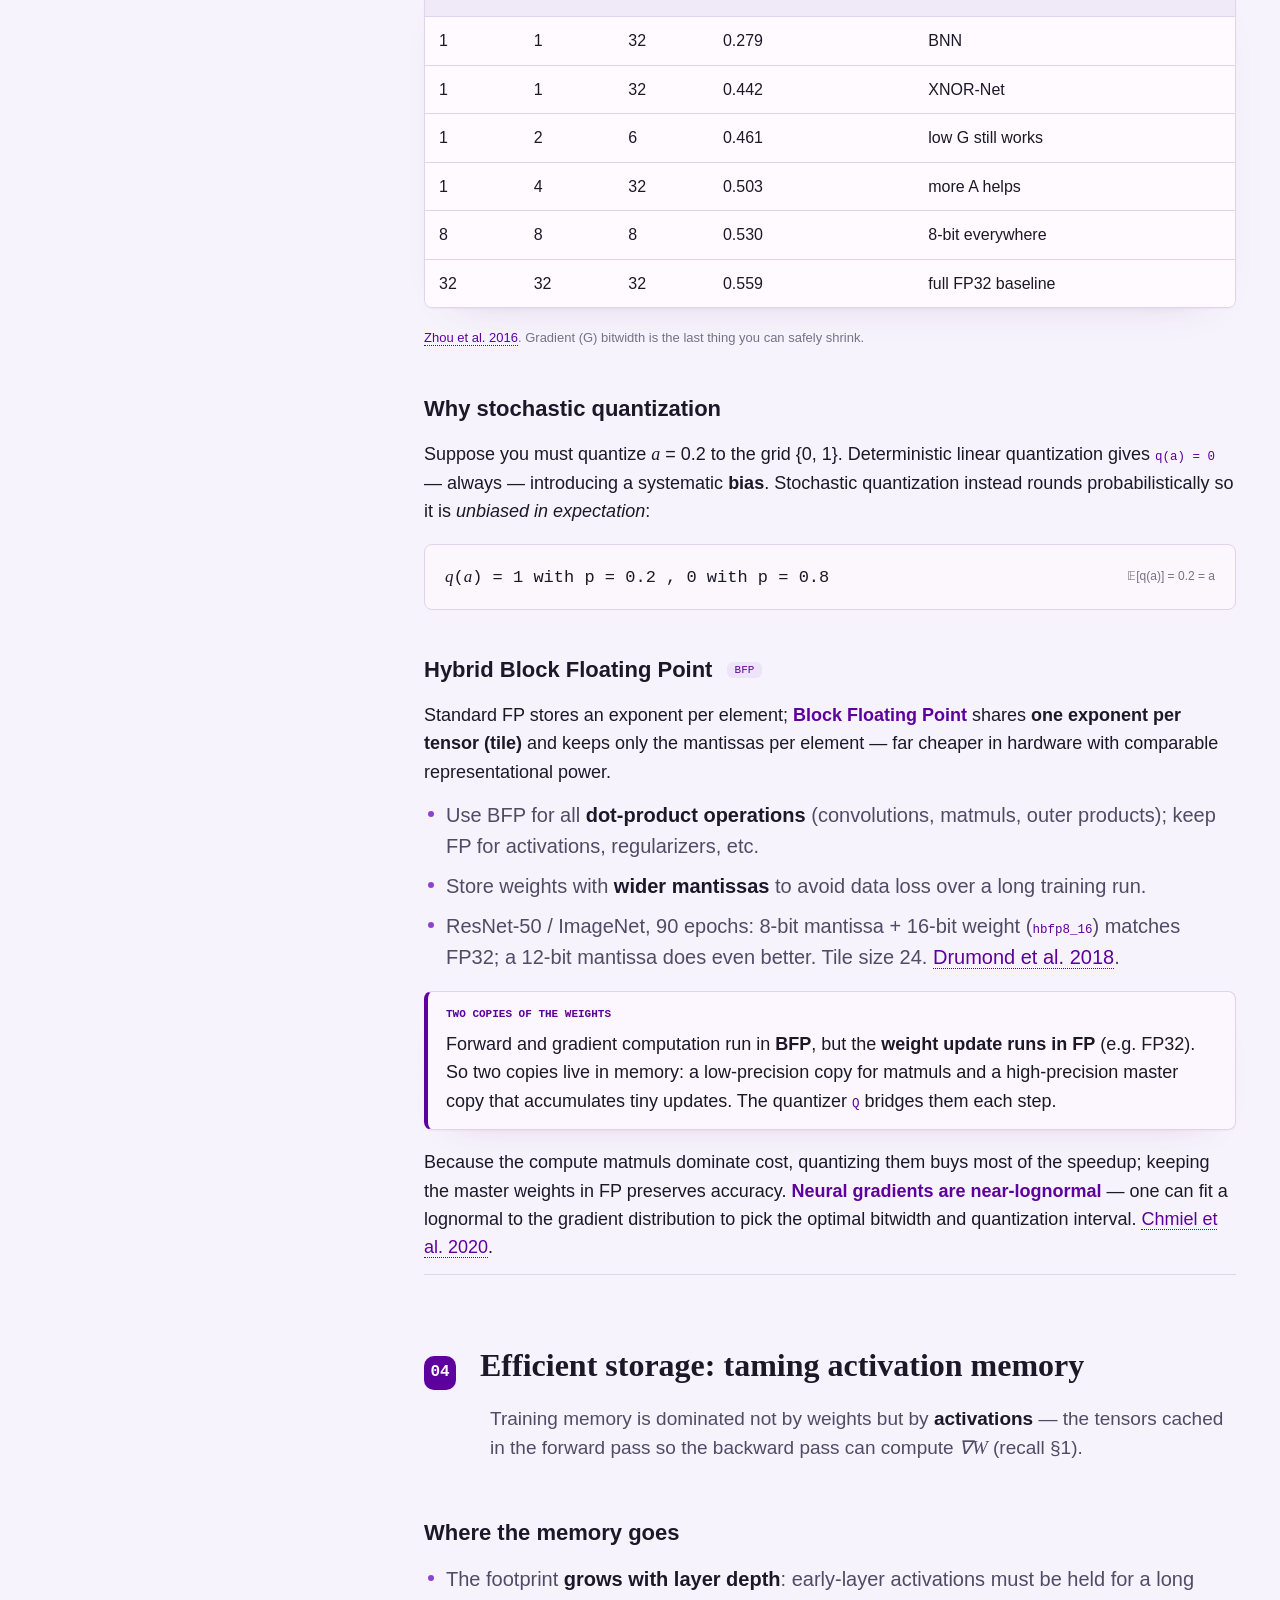
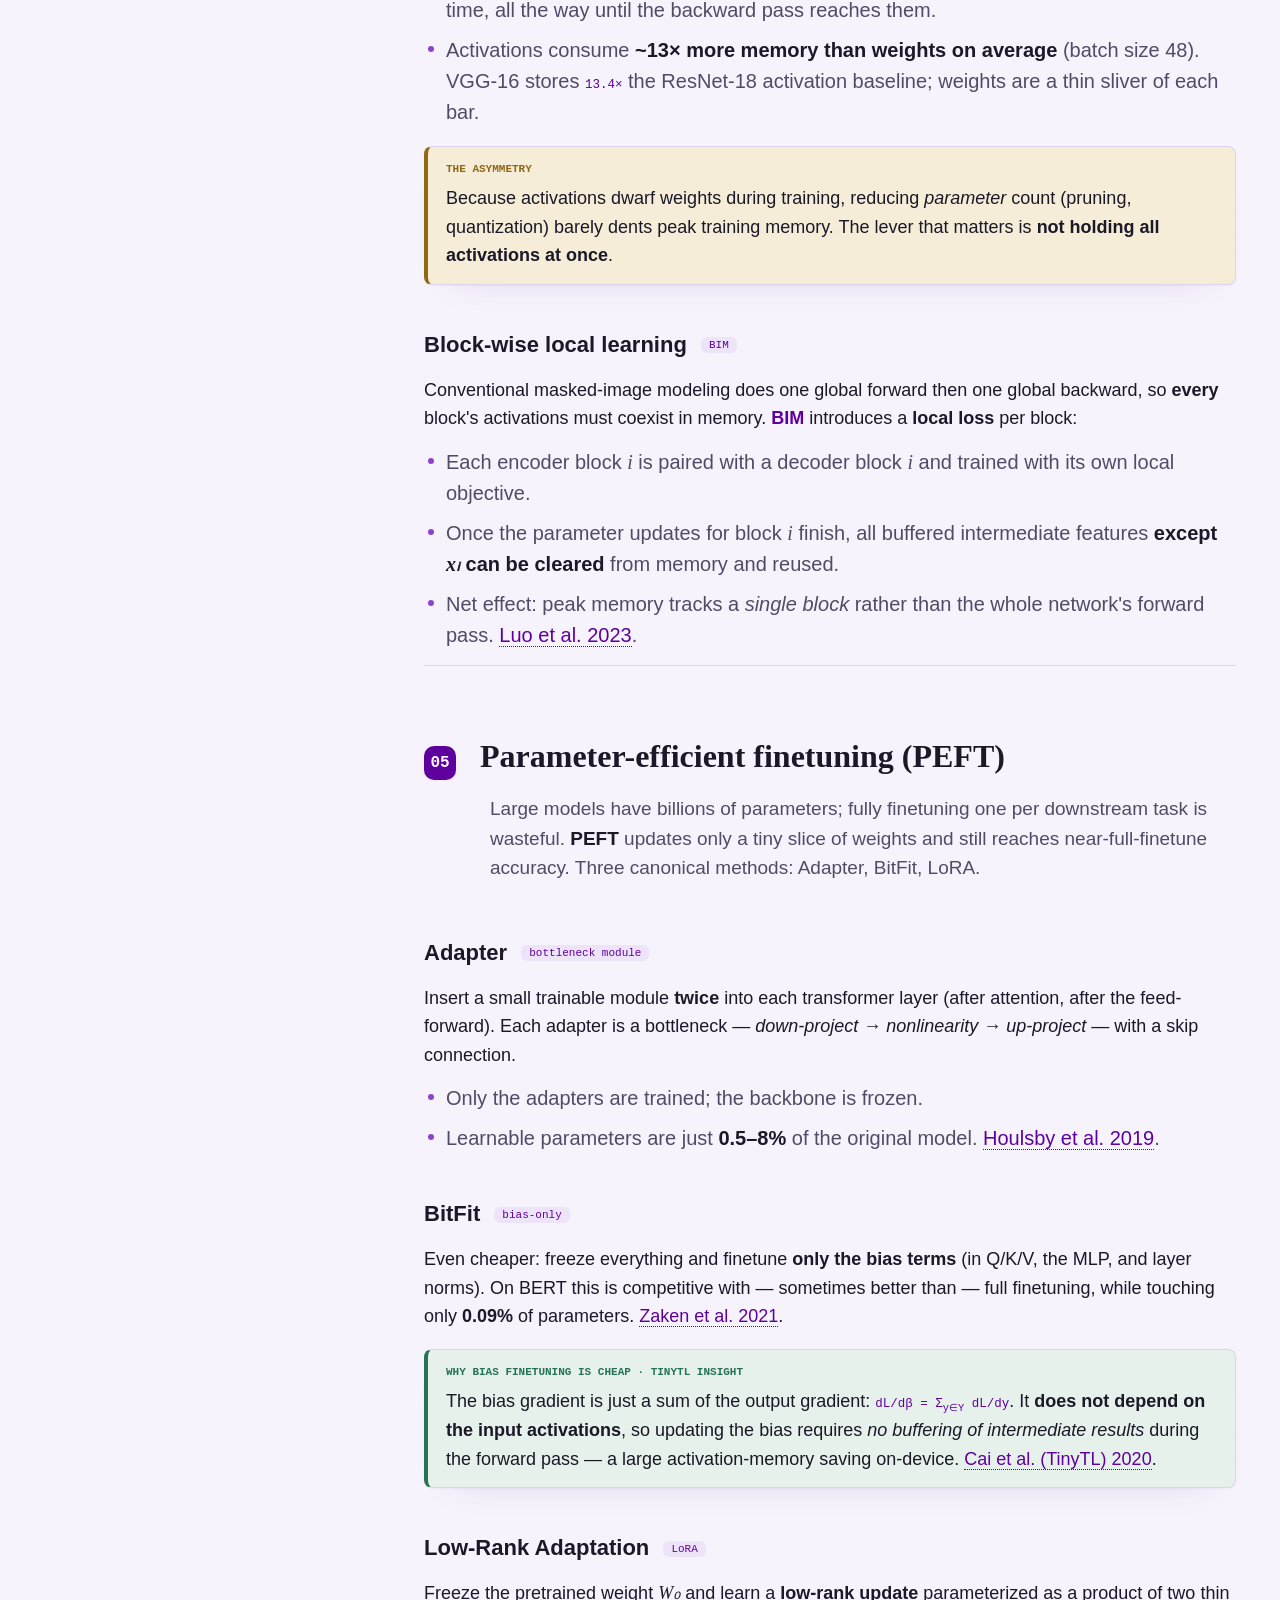
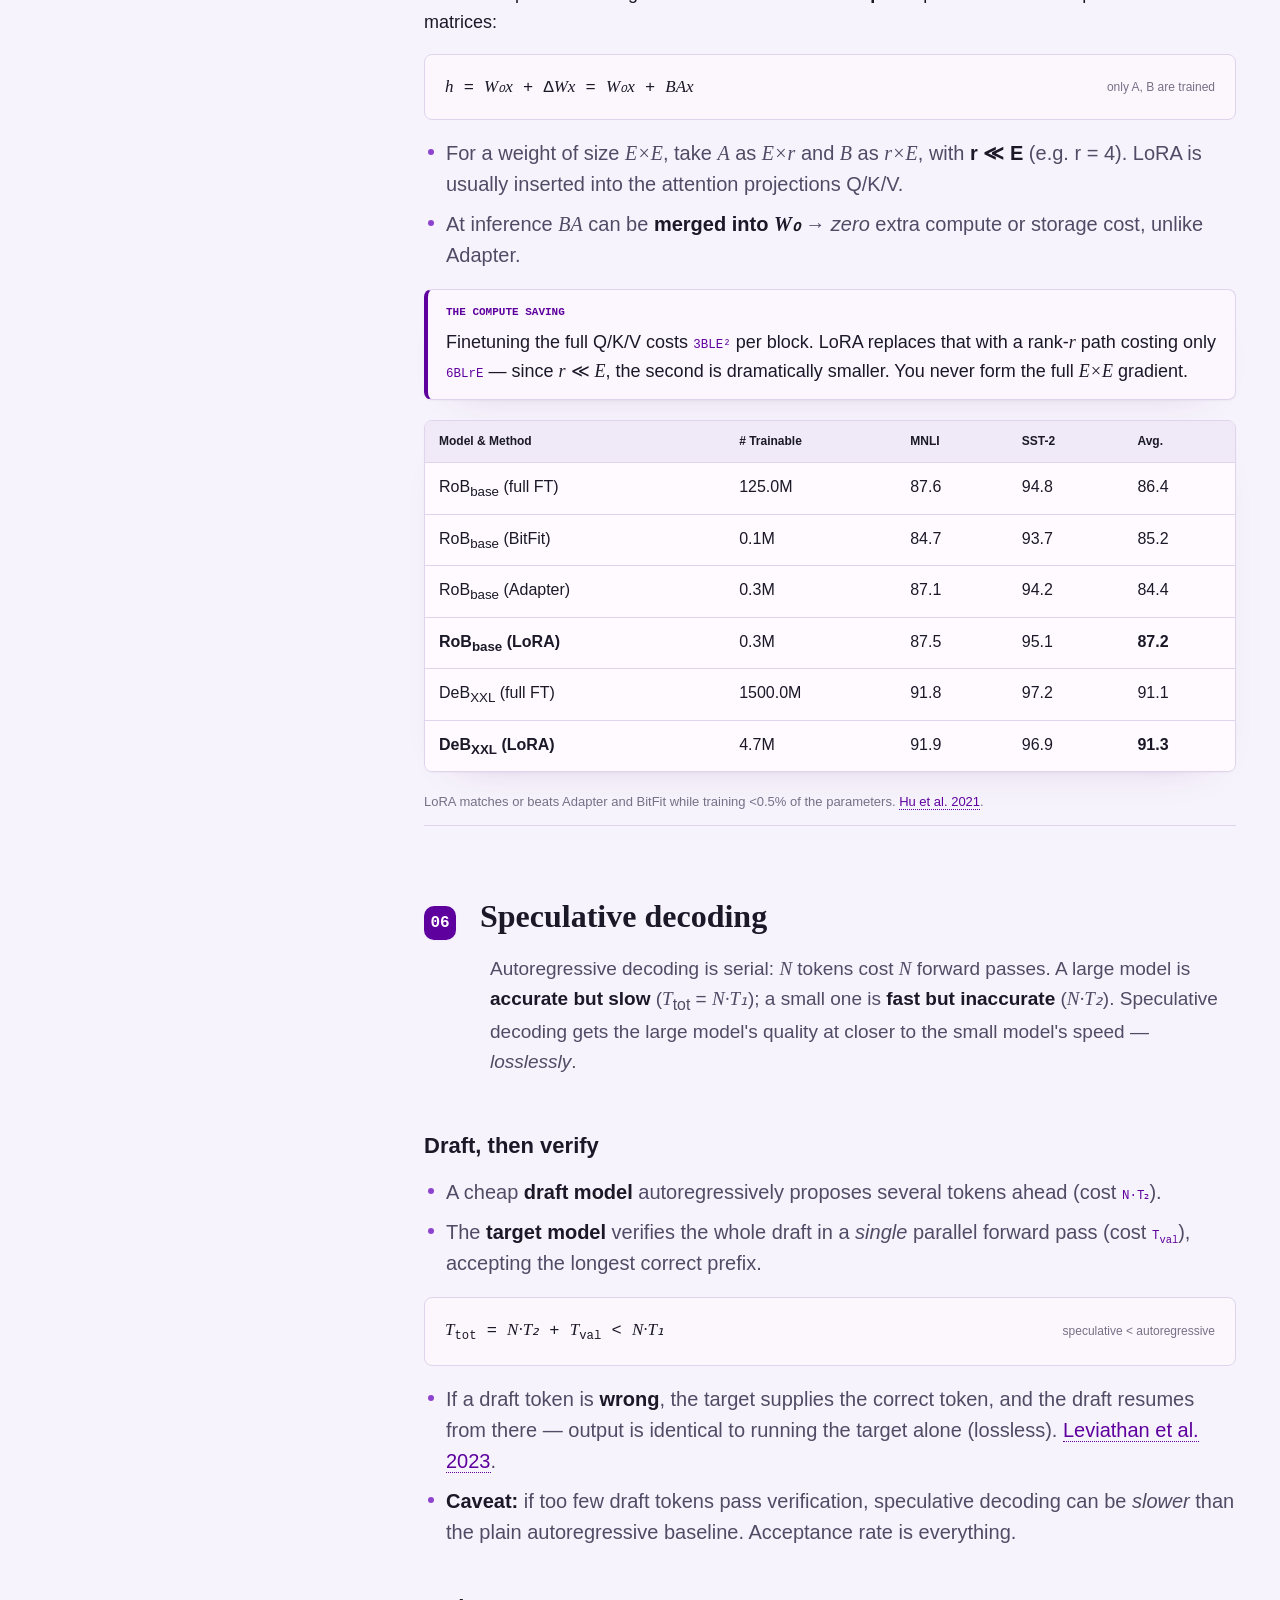
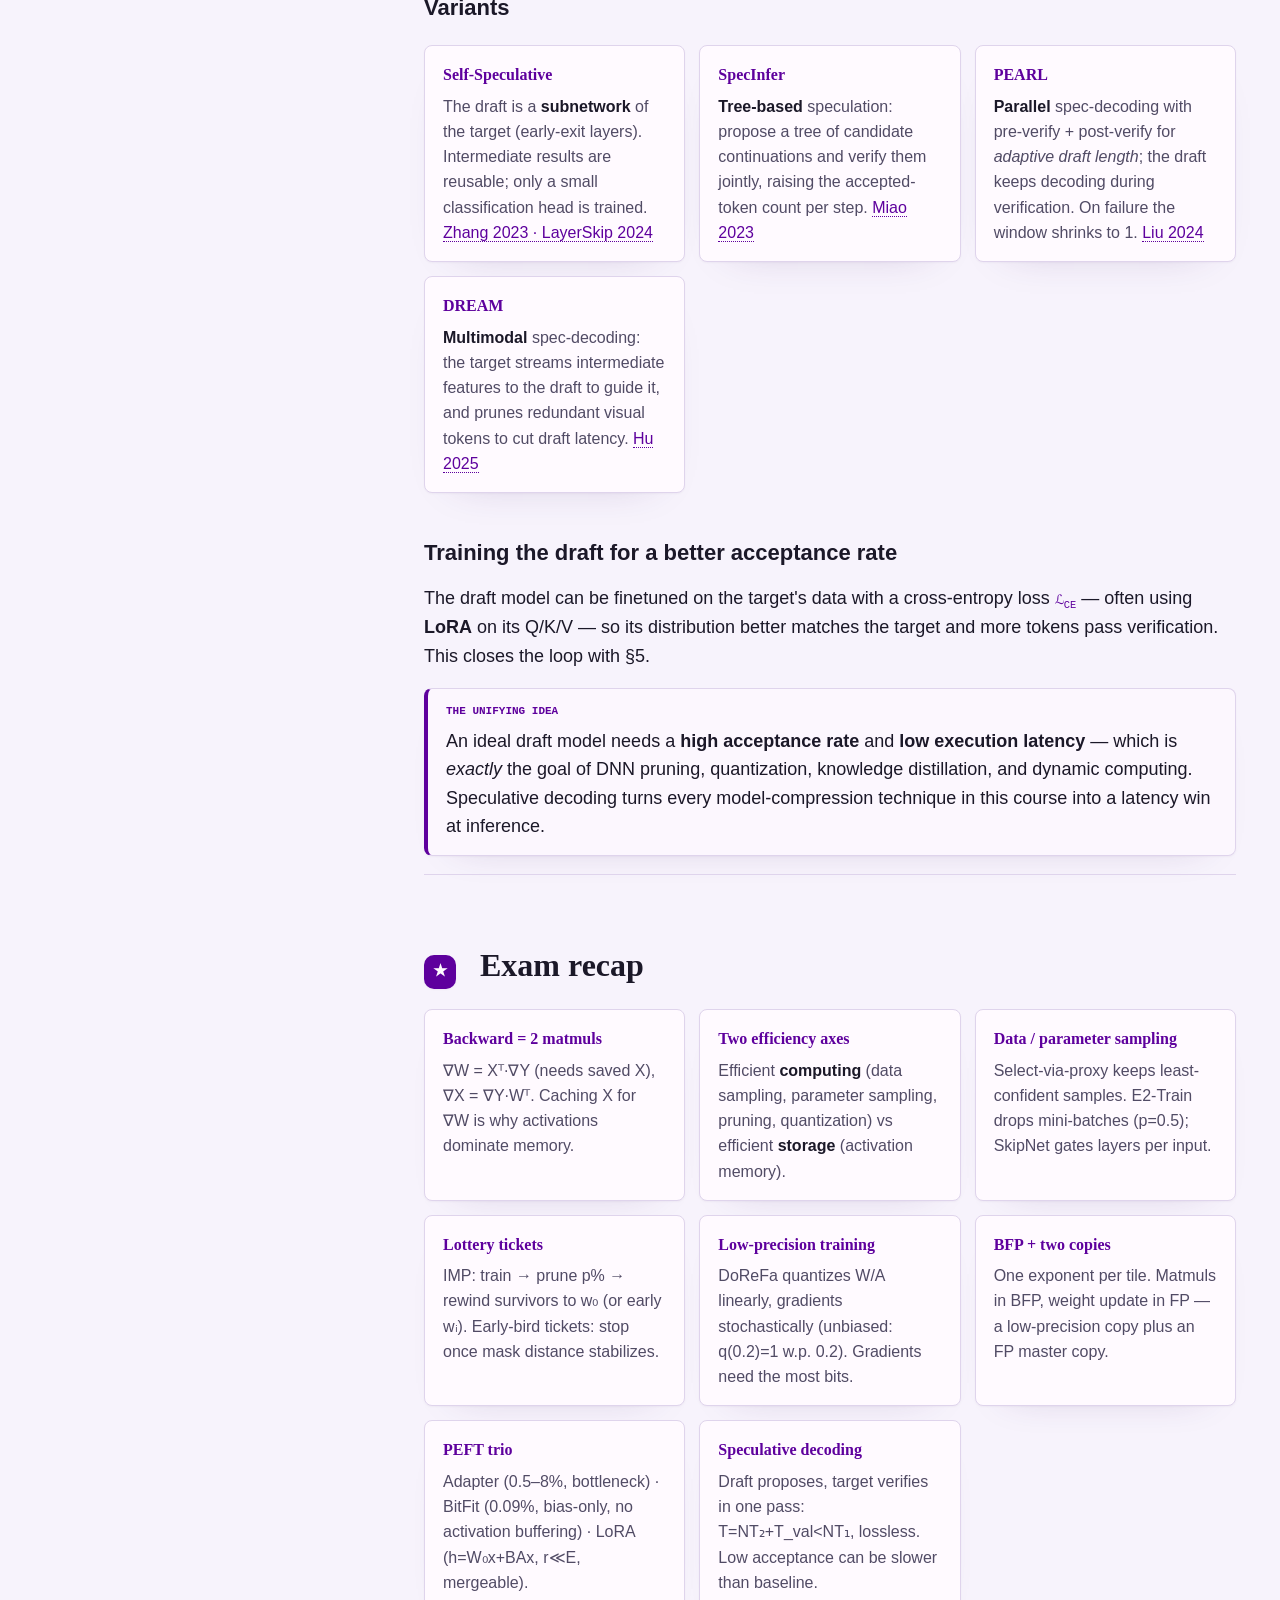
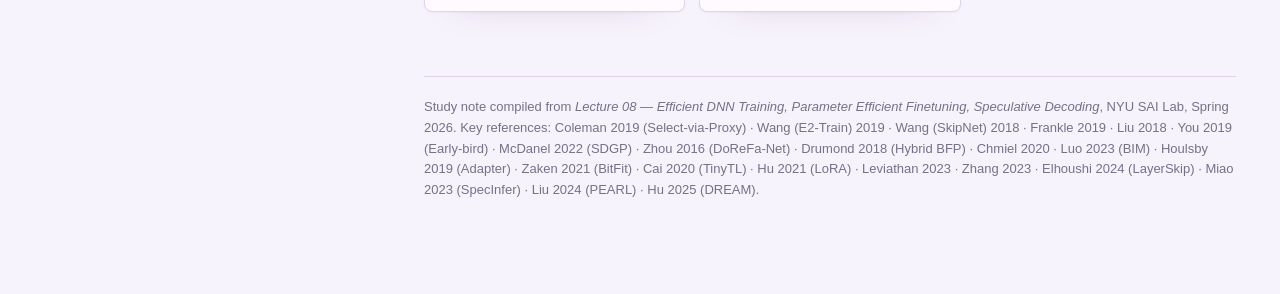
<file: lecture-08.html>
<!doctype html>
<html lang="en">
<head>
<meta charset="utf-8">
<meta name="viewport" content="width=device-width, initial-scale=1">
<title>Lecture 08: Efficient DNN Training — Study Note</title>
<link rel="stylesheet" href="style.css?v=20260716-font">
</head>
<body>
<div class="wrap">
  <nav class="toc">
    <a class="home" href="index.html">← All lectures</a>
    <div class="brand">08 · Efficient DNN Training</div>
    <a href="#anatomy"><span class="n">01</span>Anatomy of training</a>
    <a href="#compute"><span class="n">02</span>Efficient computing</a>
    <a class="sub" href="#compute">Data &amp; parameter sampling</a>
    <a href="#prune-quant"><span class="n">03</span>Pruning &amp; quantization</a>
    <a class="sub" href="#prune-quant">Lottery tickets · DoReFa · BFP</a>
    <a href="#storage"><span class="n">04</span>Efficient storage</a>
    <a href="#peft"><span class="n">05</span>Parameter-efficient finetuning</a>
    <a class="sub" href="#peft">Adapter · BitFit · LoRA</a>
    <a href="#specdec"><span class="n">06</span>Speculative decoding</a>
    <a href="#recap"><span class="n">★</span>Exam recap</a>
  </nav>

  <main>
    <header class="mast">
      <p class="eyebrow">Lecture 08 · Study Note</p>
      <h1>Efficient DNN Training, PEFT &amp; Speculative Decoding</h1>
      <p class="sub">Three ways to spend less: train the model more cheaply (less compute, less memory), adapt a giant model by touching only a sliver of its weights, and decode faster at inference by letting a small model guess ahead. The math of forward/backward passes ties it all together.</p>
      <div class="meta-row">
        <span class="chip">NYU SAI Lab</span>
        <span class="chip">Spring 2026</span>
        <span class="chip">Training · Finetuning · Inference</span>
        <span class="chip">LoRA · BFP · Spec-decode</span>
      </div>
    </header>

    <section id="anatomy">
      <div class="sec-head"><span class="num">01</span><h2>The anatomy of training: forward, backward, memory</h2></div>
      <p class="lede">Every efficiency trick in this lecture attacks one of three quantities: the <strong>compute</strong> of the two backward matmuls, the <strong>memory</strong> held to enable them, or the <strong>parameters</strong> that get updated. Start by knowing exactly what training does.</p>

      <h3>Forward pass of a linear layer</h3>
      <p>A fully-connected layer during forward propagation is just a matrix multiply. With batch <var>B</var>, input channels <var>C<sub>in</sub></var>, output channels <var>C<sub>out</sub></var>:</p>
      <div class="formula"><span class="eq"><var>Y</var> = <var>X</var> · <var>W</var></span><span class="lbl">(B×C<sub>in</sub>) · (C<sub>in</sub>×C<sub>out</sub>) = (B×C<sub>out</sub>)</span></div>
      <p>A convolution collapses to the same shape once you im2col it. Assuming a 1×1 kernel, the <em class="term">matrix view</em> of a conv layer is <span class="mono">X(BHW×C) · W(C×N) = Y(BHW×N)</span> — the batch-and-spatial dimensions are flattened into the rows.</p>

      <h3>Backward pass: two matmuls, not one</h3>
      <p>Backprop through a linear layer costs <strong>two</strong> matrix multiplications — this is the single most important fact for reasoning about training cost.</p>
      <div class="formula"><span class="eq"><var>∇W</var> = <var>X</var><sup>T</sup> · <var>∇Y</var></span><span class="lbl">weight gradient · (C<sub>in</sub>×B)·(B×C<sub>out</sub>)</span></div>
      <div class="formula"><span class="eq"><var>∇X</var> = <var>∇Y</var> · <var>W</var><sup>T</sup></span><span class="lbl">data gradient · (B×C<sub>out</sub>)·(C<sub>out</sub>×C<sub>in</sub>)</span></div>
      <div class="call key"><span class="k">Why this matters</span><p>The <strong>weight gradient</strong> <var>∇W</var> needs the saved input <var>X</var>; the <strong>data gradient</strong> <var>∇X</var> propagates the error to the previous layer and needs <var>W</var>. Because <var>∇W</var> consumes <var>X</var>, the forward activations of <em>every</em> layer must be kept alive until the backward pass reaches them — this is the root cause of activation memory blowup (§4).</p></div>
      <p>The activation gradient also flows back through the nonlinearity (e.g. <span class="mono">dReLU/dx</span> gates <var>∇Y</var>), and then the optimizer applies the update:</p>
      <div class="formula"><span class="eq"><var>W′</var> = <var>W</var> − η · <var>∇W</var></span><span class="lbl">SGD weight update</span></div>

      <h3>The training loop in three calls</h3>
      <ul class="clean">
        <li><strong><span class="mono">forward()</span></strong> — run input up to the loss, caching activations.</li>
        <li><strong><span class="mono">loss.backward()</span></strong> — propagate gradients down, layer by layer.</li>
        <li><strong><span class="mono">optimizer.step()</span></strong> — apply a weight update at every layer.</li>
      </ul>
      <div class="call key"><span class="k">Two axes of efficiency</span><p>The lecture splits training efficiency into <strong>efficient computing</strong> (do fewer / cheaper operations — §2, §3) and <strong>efficient storage</strong> (hold less in memory — §4). Keep them separate; a method can help one and hurt the other.</p></div>
    </section>

    <hr class="rule">

    <section id="compute">
      <div class="sec-head"><span class="num">02</span><h2>Efficient computing: sampling the data and the network</h2></div>
      <p class="lede">Four dimensions reduce the compute of training: <strong>training-data sampling</strong>, <strong>parameter sampling</strong>, <strong>pruning during training</strong>, and <strong>quantization during training</strong>. This section covers the first two; §3 covers the rest.</p>

      <h3>Training-data sampling <span class="tag">Select-via-Proxy</span></h3>
      <p>Not every sample is worth a full gradient step. To pick a budget of <var>b</var> samples, work in <var>K</var> rounds, adding <span class="mono">b/K</span> points per round:</p>
      <ul class="clean">
        <li>Train the target model on the current <span class="mono">b/K</span> subset.</li>
        <li>Evaluate the model on the <em>remaining</em> pool.</li>
        <li>Append the batch with the <strong>least confidence score</strong> (the hardest / most informative points) to the training set. Repeat.</li>
      </ul>
      <p>In the toy example, Round 1 scores four samples <span class="mono">(0.99, 0.11, 0.27, 0.97)</span>; the two the model is already confident about (<var>x₁</var>, <var>x₄</var>) are dropped, and Round 2 keeps only the uncertain <var>x₂</var>, <var>x₃</var>. <a class="cite" href="#refs">Coleman et al. 2019</a>.</p>

      <h3>Parameter sampling — skip work stochastically</h3>
      <p><em class="term">E2-Train</em> attacks training energy from three levels at once: <strong>Data-level (SMD)</strong>, <strong>Model-level (SLU)</strong>, and <strong>Algorithm-level (PSG)</strong>.</p>
      <div class="call good"><span class="k">Stochastic Mini-batch Dropping (SMD)</span><p>Simply <strong>skip every mini-batch with probability 0.5</strong> by default. On easy datasets this has negligible impact on final accuracy while roughly halving the batches processed — <a class="cite" href="#refs">Wang et al. 2019</a> report over 80% energy savings.</p></div>

      <h3>Dynamically skipping layers <span class="tag">SkipNet</span></h3>
      <p>Instead of a fixed network, attach a lightweight <strong>gating function</strong> to each residual block that decides, per input, whether to execute or skip it:</p>
      <div class="formula"><span class="eq"><var>G<sub>i</sub></var>(<var>x<sub>i</sub></var>) ∈ {0, 1}</span><span class="lbl">gate for layer i</span></div>
      <ul class="clean">
        <li>The gates <var>G</var> and the residual blocks are <strong>trained together</strong>.</li>
        <li>The training objective adds a compute penalty: <span class="mono">Loss = acc_loss + computation_loss</span>.</li>
        <li>Result: the network <strong>adapts its depth per input</strong> — easy images take a short path, hard ones the full stack. <a class="cite" href="#refs">Wang et al. (SkipNet) 2018</a>.</li>
      </ul>
    </section>

    <hr class="rule">

    <section id="prune-quant">
      <div class="sec-head"><span class="num">03</span><h2>Pruning and quantization <em>during</em> training</h2></div>
      <p class="lede">The other two computing dimensions change the network itself as it trains: zero out weights early (pruning) or shrink the numeric precision of the whole pipeline (quantization).</p>

      <h3>Finding the winning ticket <span class="tag">IMP + rewind</span></h3>
      <p>The Lottery Ticket Hypothesis says a dense net hides a small trainable subnetwork. <em class="term">Iterative Magnitude Pruning</em> finds it:</p>
      <ul class="clean">
        <li>Initialize the DNN with random weights <span class="mono">w₀</span>.</li>
        <li>While the sparsity target is not met: train <var>k</var> epochs to convergence → prune <var>p%</var> of the nonzero weights → <strong>rewind</strong> survivors back to their <span class="mono">w₀</span> values and finetune <var>k</var> more epochs.</li>
        <li>For larger networks, rewinding to an <em>early</em> checkpoint <span class="mono">wᵢ</span> (small <var>i</var>) works better than all the way to <span class="mono">w₀</span>. <a class="cite" href="#refs">Frankle et al. 2019</a>.</li>
      </ul>
      <div class="call key"><span class="k">Pruning as architecture search · Liu et al. 2018</span><p>"Rethinking the Value of Network Pruning" argues the <strong>discovered architecture</strong>, not the inherited "important" weights, is what drives final accuracy — so pruning can be read as a form of neural architecture search.</p></div>

      <h3>Early-bird tickets <span class="tag">stop early</span></h3>
      <p>Winning tickets can be drawn <strong>very early</strong> in training with cheap schemes (early stopping, low-precision, large learning rates). The algorithm tracks the <strong>mask distance</strong> between successive pruned subnetworks in a FIFO queue; when <span class="mono">Max(Q) &lt; ε</span> the mask pattern has <strong>stabilized</strong>, so training stops and returns the ticket. <a class="cite" href="#refs">You et al. 2019</a> find EB tickets after only 6–20% of training.</p>
      <div class="call good"><span class="k">Pruning the gradient itself · SDGP</span><p>Structured Data Gradient Pruning applies <strong>2:4 sparsity to the data gradient</strong> <span class="mono">dL/dO · Wᵀ = dL/dI</span> during backprop — accelerating training, not just inference. <a class="cite" href="#refs">McDanel et al. 2022</a>.</p></div>

      <h3>Low-precision training <span class="tag">DoReFa-Net</span></h3>
      <p>DoReFa-Net trains with low-bitwidth weights (W), activations (A), <em>and</em> gradients (G):</p>
      <ul class="clean">
        <li><strong>Linearly quantize</strong> the weights and activations.</li>
        <li>Apply <strong>stochastic quantization</strong> to the gradients — gradients need far more bitwidth than weights or activations, so a deterministic round would introduce bias.</li>
      </ul>
      <div class="tbl-scroll"><table>
        <thead><tr><th>W</th><th>A</th><th>G</th><th>AlexNet acc.</th><th>Note</th></tr></thead>
        <tbody>
          <tr><td>1</td><td>1</td><td>32</td><td>0.279</td><td>BNN</td></tr>
          <tr><td>1</td><td>1</td><td>32</td><td>0.442</td><td>XNOR-Net</td></tr>
          <tr><td>1</td><td>2</td><td>6</td><td>0.461</td><td>low G still works</td></tr>
          <tr><td>1</td><td>4</td><td>32</td><td>0.503</td><td>more A helps</td></tr>
          <tr><td>8</td><td>8</td><td>8</td><td>0.530</td><td>8-bit everywhere</td></tr>
          <tr><td>32</td><td>32</td><td>32</td><td>0.559</td><td>full FP32 baseline</td></tr>
        </tbody>
      </table></div>
      <p style="font-size:13px;color:var(--muted)"><a class="cite" href="#refs">Zhou et al. 2016</a>. Gradient (G) bitwidth is the last thing you can safely shrink.</p>

      <h3>Why stochastic quantization</h3>
      <p>Suppose you must quantize <var>a</var> = 0.2 to the grid {0, 1}. Deterministic linear quantization gives <span class="mono">q(a) = 0</span> — always — introducing a systematic <strong>bias</strong>. Stochastic quantization instead rounds probabilistically so it is <em>unbiased in expectation</em>:</p>
      <div class="formula"><span class="eq"><var>q</var>(<var>a</var>) = 1 with p = 0.2 ,  0 with p = 0.8</span><span class="lbl">𝔼[q(a)] = 0.2 = a</span></div>

      <h3>Hybrid Block Floating Point <span class="tag">BFP</span></h3>
      <p>Standard FP stores an exponent per element; <em class="term">Block Floating Point</em> shares <strong>one exponent per tensor (tile)</strong> and keeps only the mantissas per element — far cheaper in hardware with comparable representational power.</p>
      <ul class="clean">
        <li>Use BFP for all <strong>dot-product operations</strong> (convolutions, matmuls, outer products); keep FP for activations, regularizers, etc.</li>
        <li>Store weights with <strong>wider mantissas</strong> to avoid data loss over a long training run.</li>
        <li>ResNet-50 / ImageNet, 90 epochs: 8-bit mantissa + 16-bit weight (<span class="mono">hbfp8_16</span>) matches FP32; a 12-bit mantissa does even better. Tile size 24. <a class="cite" href="#refs">Drumond et al. 2018</a>.</li>
      </ul>
      <div class="call key"><span class="k">Two copies of the weights</span><p>Forward and gradient computation run in <strong>BFP</strong>, but the <strong>weight update runs in FP</strong> (e.g. FP32). So two copies live in memory: a low-precision copy for matmuls and a high-precision master copy that accumulates tiny updates. The quantizer <span class="mono">Q</span> bridges them each step.</p></div>
      <p>Because the compute matmuls dominate cost, quantizing them buys most of the speedup; keeping the master weights in FP preserves accuracy. <em class="term">Neural gradients are near-lognormal</em> — one can fit a lognormal to the gradient distribution to pick the optimal bitwidth and quantization interval. <a class="cite" href="#refs">Chmiel et al. 2020</a>.</p>
    </section>

    <hr class="rule">

    <section id="storage">
      <div class="sec-head"><span class="num">04</span><h2>Efficient storage: taming activation memory</h2></div>
      <p class="lede">Training memory is dominated not by weights but by <strong>activations</strong> — the tensors cached in the forward pass so the backward pass can compute <var>∇W</var> (recall §1).</p>

      <h3>Where the memory goes</h3>
      <ul class="clean">
        <li>The footprint <strong>grows with layer depth</strong>: early-layer activations must be held for a long time, all the way until the backward pass reaches them.</li>
        <li>Activations consume <strong>~13× more memory than weights on average</strong> (batch size 48). VGG-16 stores <span class="mono">13.4×</span> the ResNet-18 activation baseline; weights are a thin sliver of each bar.</li>
      </ul>
      <div class="call warn"><span class="k">The asymmetry</span><p>Because activations dwarf weights during training, reducing <em>parameter</em> count (pruning, quantization) barely dents peak training memory. The lever that matters is <strong>not holding all activations at once</strong>.</p></div>

      <h3>Block-wise local learning <span class="tag">BIM</span></h3>
      <p>Conventional masked-image modeling does one global forward then one global backward, so <strong>every</strong> block's activations must coexist in memory. <em class="term">BIM</em> introduces a <strong>local loss</strong> per block:</p>
      <ul class="clean">
        <li>Each encoder block <var>i</var> is paired with a decoder block <var>i</var> and trained with its own local objective.</li>
        <li>Once the parameter updates for block <var>i</var> finish, all buffered intermediate features <strong>except <var>xᵢ</var> can be cleared</strong> from memory and reused.</li>
        <li>Net effect: peak memory tracks a <em>single block</em> rather than the whole network's forward pass. <a class="cite" href="#refs">Luo et al. 2023</a>.</li>
      </ul>
    </section>

    <hr class="rule">

    <section id="peft">
      <div class="sec-head"><span class="num">05</span><h2>Parameter-efficient finetuning (PEFT)</h2></div>
      <p class="lede">Large models have billions of parameters; fully finetuning one per downstream task is wasteful. <strong>PEFT</strong> updates only a tiny slice of weights and still reaches near-full-finetune accuracy. Three canonical methods: Adapter, BitFit, LoRA.</p>

      <h3>Adapter <span class="tag">bottleneck module</span></h3>
      <p>Insert a small trainable module <strong>twice</strong> into each transformer layer (after attention, after the feed-forward). Each adapter is a bottleneck — <em>down-project → nonlinearity → up-project</em> — with a skip connection.</p>
      <ul class="clean">
        <li>Only the adapters are trained; the backbone is frozen.</li>
        <li>Learnable parameters are just <strong>0.5–8%</strong> of the original model. <a class="cite" href="#refs">Houlsby et al. 2019</a>.</li>
      </ul>

      <h3>BitFit <span class="tag">bias-only</span></h3>
      <p>Even cheaper: freeze everything and finetune <strong>only the bias terms</strong> (in Q/K/V, the MLP, and layer norms). On BERT this is competitive with — sometimes better than — full finetuning, while touching only <strong>0.09%</strong> of parameters. <a class="cite" href="#refs">Zaken et al. 2021</a>.</p>
      <div class="call good"><span class="k">Why bias finetuning is cheap · TinyTL insight</span><p>The bias gradient is just a sum of the output gradient: <span class="mono">dL/dβ = Σ<sub>y∈Y</sub> dL/dy</span>. It <strong>does not depend on the input activations</strong>, so updating the bias requires <em>no buffering of intermediate results</em> during the forward pass — a large activation-memory saving on-device. <a class="cite" href="#refs">Cai et al. (TinyTL) 2020</a>.</p></div>

      <h3>Low-Rank Adaptation <span class="tag">LoRA</span></h3>
      <p>Freeze the pretrained weight <var>W₀</var> and learn a <strong>low-rank update</strong> parameterized as a product of two thin matrices:</p>
      <div class="formula"><span class="eq"><var>h</var> = <var>W₀</var><var>x</var> + Δ<var>W</var><var>x</var> = <var>W₀</var><var>x</var> + <var>B</var><var>A</var><var>x</var></span><span class="lbl">only A, B are trained</span></div>
      <ul class="clean">
        <li>For a weight of size <var>E×E</var>, take <var>A</var> as <var>E×r</var> and <var>B</var> as <var>r×E</var>, with <strong>r ≪ E</strong> (e.g. r = 4). LoRA is usually inserted into the attention projections Q/K/V.</li>
        <li>At inference <var>BA</var> can be <strong>merged into <var>W₀</var></strong> → <em>zero</em> extra compute or storage cost, unlike Adapter.</li>
      </ul>
      <div class="call key"><span class="k">The compute saving</span><p>Finetuning the full Q/K/V costs <span class="mono">3BLE²</span> per block. LoRA replaces that with a rank-<var>r</var> path costing only <span class="mono">6BLrE</span> — since <var>r</var> ≪ <var>E</var>, the second is dramatically smaller. You never form the full <var>E×E</var> gradient.</p></div>
      <div class="tbl-scroll"><table>
        <thead><tr><th>Model &amp; Method</th><th># Trainable</th><th>MNLI</th><th>SST-2</th><th>Avg.</th></tr></thead>
        <tbody>
          <tr><td>RoB<sub>base</sub> (full FT)</td><td>125.0M</td><td>87.6</td><td>94.8</td><td>86.4</td></tr>
          <tr><td>RoB<sub>base</sub> (BitFit)</td><td>0.1M</td><td>84.7</td><td>93.7</td><td>85.2</td></tr>
          <tr><td>RoB<sub>base</sub> (Adapter)</td><td>0.3M</td><td>87.1</td><td>94.2</td><td>84.4</td></tr>
          <tr><td><strong>RoB<sub>base</sub> (LoRA)</strong></td><td>0.3M</td><td>87.5</td><td>95.1</td><td><strong>87.2</strong></td></tr>
          <tr><td>DeB<sub>XXL</sub> (full FT)</td><td>1500.0M</td><td>91.8</td><td>97.2</td><td>91.1</td></tr>
          <tr><td><strong>DeB<sub>XXL</sub> (LoRA)</strong></td><td>4.7M</td><td>91.9</td><td>96.9</td><td><strong>91.3</strong></td></tr>
        </tbody>
      </table></div>
      <p style="font-size:13px;color:var(--muted)">LoRA matches or beats Adapter and BitFit while training &lt;0.5% of the parameters. <a class="cite" href="#refs">Hu et al. 2021</a>.</p>
    </section>

    <hr class="rule">

    <section id="specdec">
      <div class="sec-head"><span class="num">06</span><h2>Speculative decoding</h2></div>
      <p class="lede">Autoregressive decoding is serial: <var>N</var> tokens cost <var>N</var> forward passes. A large model is <strong>accurate but slow</strong> (<var>T</var><sub>tot</sub> = <var>N·T₁</var>); a small one is <strong>fast but inaccurate</strong> (<var>N·T₂</var>). Speculative decoding gets the large model's quality at closer to the small model's speed — <em>losslessly</em>.</p>

      <h3>Draft, then verify</h3>
      <ul class="clean">
        <li>A cheap <strong>draft model</strong> autoregressively proposes several tokens ahead (cost <span class="mono">N·T₂</span>).</li>
        <li>The <strong>target model</strong> verifies the whole draft in a <em>single</em> parallel forward pass (cost <span class="mono">T<sub>val</sub></span>), accepting the longest correct prefix.</li>
      </ul>
      <div class="formula"><span class="eq"><var>T</var><sub>tot</sub> = <var>N·T₂</var> + <var>T</var><sub>val</sub> &lt; <var>N·T₁</var></span><span class="lbl">speculative &lt; autoregressive</span></div>
      <ul class="clean">
        <li>If a draft token is <strong>wrong</strong>, the target supplies the correct token, and the draft resumes from there — output is identical to running the target alone (lossless). <a class="cite" href="#refs">Leviathan et al. 2023</a>.</li>
        <li><strong>Caveat:</strong> if too few draft tokens pass verification, speculative decoding can be <em>slower</em> than the plain autoregressive baseline. Acceptance rate is everything.</li>
      </ul>

      <h3>Variants</h3>
      <div class="cards">
        <div class="card"><p class="q">Self-Speculative</p><p>The draft is a <strong>subnetwork</strong> of the target (early-exit layers). Intermediate results are reusable; only a small classification head is trained. <a class="cite" href="#refs">Zhang 2023 · LayerSkip 2024</a></p></div>
        <div class="card"><p class="q">SpecInfer</p><p><strong>Tree-based</strong> speculation: propose a tree of candidate continuations and verify them jointly, raising the accepted-token count per step. <a class="cite" href="#refs">Miao 2023</a></p></div>
        <div class="card"><p class="q">PEARL</p><p><strong>Parallel</strong> spec-decoding with pre-verify + post-verify for <em>adaptive draft length</em>; the draft keeps decoding during verification. On failure the window shrinks to 1. <a class="cite" href="#refs">Liu 2024</a></p></div>
        <div class="card"><p class="q">DREAM</p><p><strong>Multimodal</strong> spec-decoding: the target streams intermediate features to the draft to guide it, and prunes redundant visual tokens to cut draft latency. <a class="cite" href="#refs">Hu 2025</a></p></div>
      </div>

      <h3>Training the draft for a better acceptance rate</h3>
      <p>The draft model can be finetuned on the target's data with a cross-entropy loss <span class="mono">ℒ<sub>CE</sub></span> — often using <strong>LoRA</strong> on its Q/K/V — so its distribution better matches the target and more tokens pass verification. This closes the loop with §5.</p>
      <div class="call key"><span class="k">The unifying idea</span><p>An ideal draft model needs a <strong>high acceptance rate</strong> and <strong>low execution latency</strong> — which is <em>exactly</em> the goal of DNN pruning, quantization, knowledge distillation, and dynamic computing. Speculative decoding turns every model-compression technique in this course into a latency win at inference.</p></div>
    </section>

    <hr class="rule">

    <section id="recap">
      <div class="sec-head"><span class="num">★</span><h2>Exam recap</h2></div>
      <div class="cards">
        <div class="card"><p class="q">Backward = 2 matmuls</p><p>∇W = Xᵀ·∇Y (needs saved X), ∇X = ∇Y·Wᵀ. Caching X for ∇W is why activations dominate memory.</p></div>
        <div class="card"><p class="q">Two efficiency axes</p><p>Efficient <strong>computing</strong> (data sampling, parameter sampling, pruning, quantization) vs efficient <strong>storage</strong> (activation memory).</p></div>
        <div class="card"><p class="q">Data / parameter sampling</p><p>Select-via-proxy keeps least-confident samples. E2-Train drops mini-batches (p=0.5); SkipNet gates layers per input.</p></div>
        <div class="card"><p class="q">Lottery tickets</p><p>IMP: train → prune p% → rewind survivors to w₀ (or early wᵢ). Early-bird tickets: stop once mask distance stabilizes.</p></div>
        <div class="card"><p class="q">Low-precision training</p><p>DoReFa quantizes W/A linearly, gradients stochastically (unbiased: q(0.2)=1 w.p. 0.2). Gradients need the most bits.</p></div>
        <div class="card"><p class="q">BFP + two copies</p><p>One exponent per tile. Matmuls in BFP, weight update in FP — a low-precision copy plus an FP master copy.</p></div>
        <div class="card"><p class="q">PEFT trio</p><p>Adapter (0.5–8%, bottleneck) · BitFit (0.09%, bias-only, no activation buffering) · LoRA (h=W₀x+BAx, r≪E, mergeable).</p></div>
        <div class="card"><p class="q">Speculative decoding</p><p>Draft proposes, target verifies in one pass: T=NT₂+T_val&lt;NT₁, lossless. Low acceptance can be slower than baseline.</p></div>
      </div>
    </section>

    <footer id="refs">
      Study note compiled from <em>Lecture 08 — Efficient DNN Training, Parameter Efficient Finetuning, Speculative Decoding</em>, NYU SAI Lab, Spring 2026. Key references: Coleman 2019 (Select-via-Proxy) · Wang (E2-Train) 2019 · Wang (SkipNet) 2018 · Frankle 2019 · Liu 2018 · You 2019 (Early-bird) · McDanel 2022 (SDGP) · Zhou 2016 (DoReFa-Net) · Drumond 2018 (Hybrid BFP) · Chmiel 2020 · Luo 2023 (BIM) · Houlsby 2019 (Adapter) · Zaken 2021 (BitFit) · Cai 2020 (TinyTL) · Hu 2021 (LoRA) · Leviathan 2023 · Zhang 2023 · Elhoushi 2024 (LayerSkip) · Miao 2023 (SpecInfer) · Liu 2024 (PEARL) · Hu 2025 (DREAM).
    </footer>
  </main>
</div>
<script src="theme.js"></script>
</body>
</html>
</file>
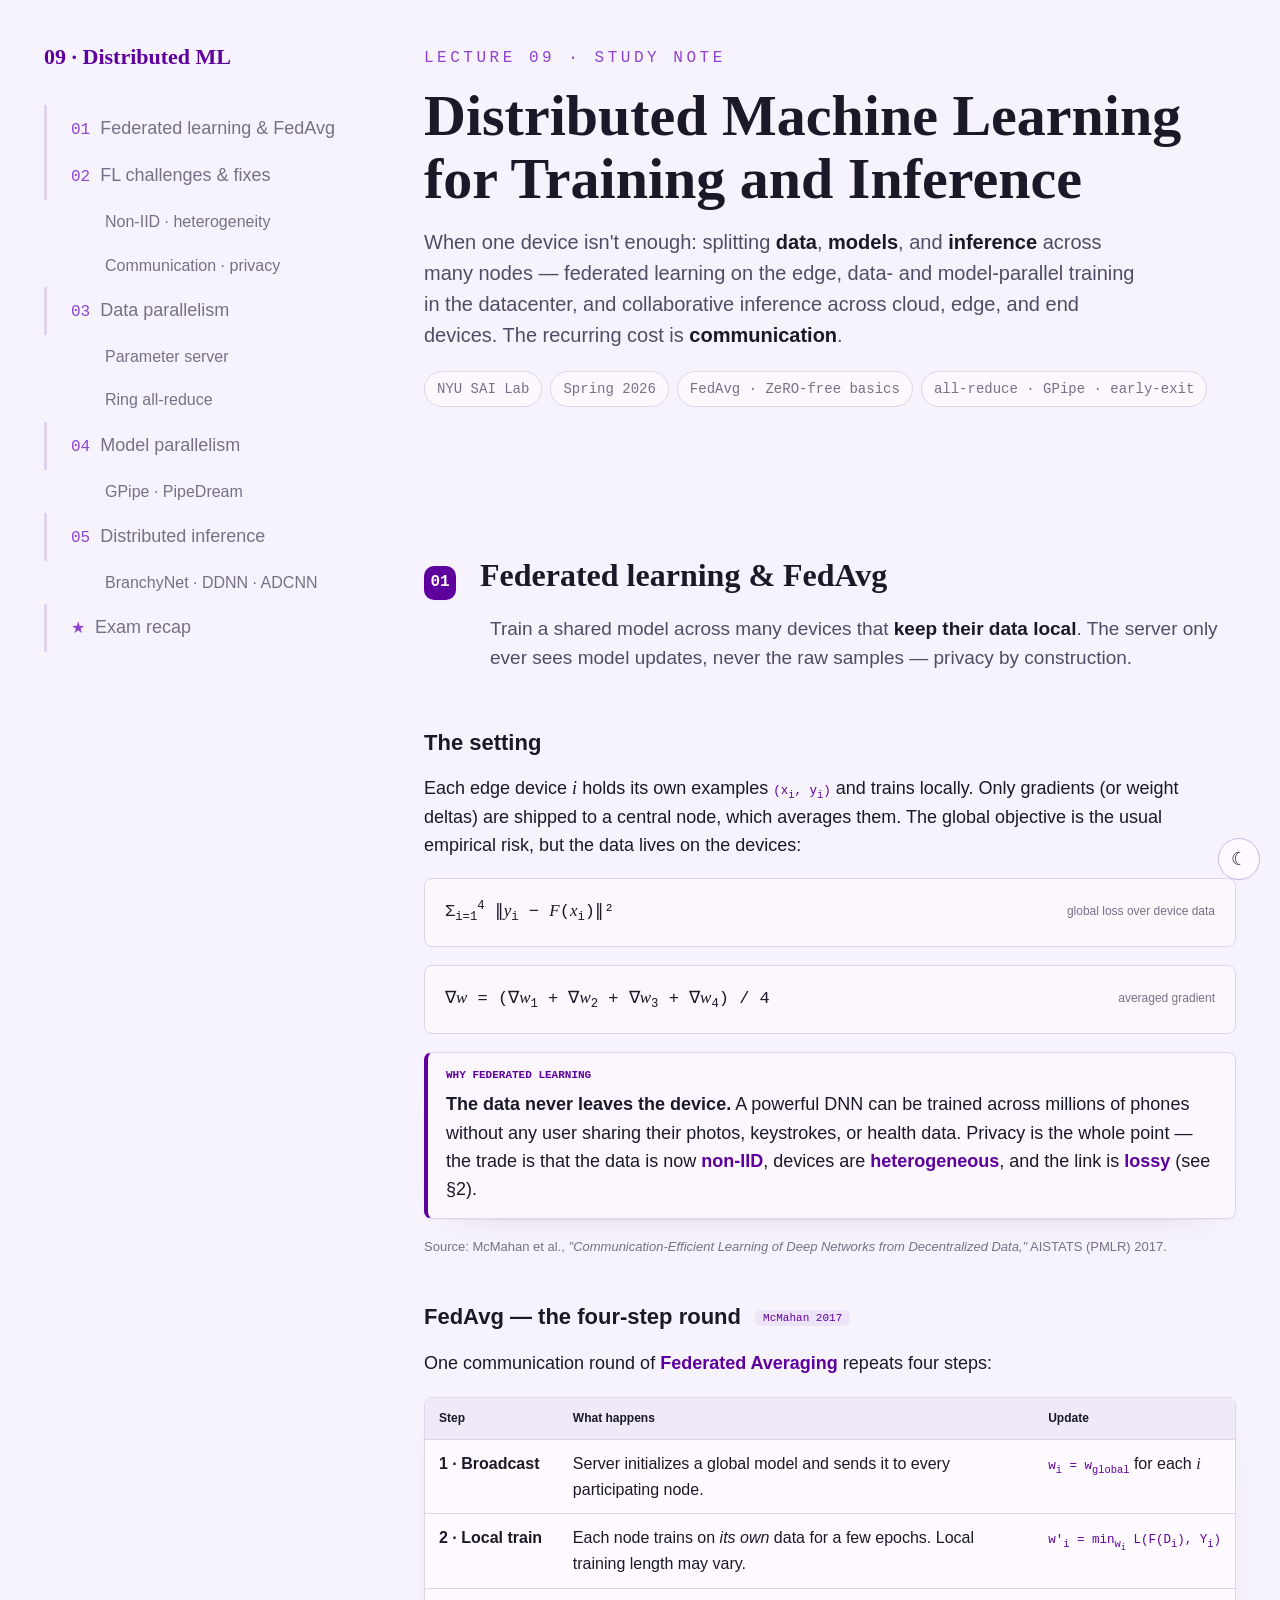
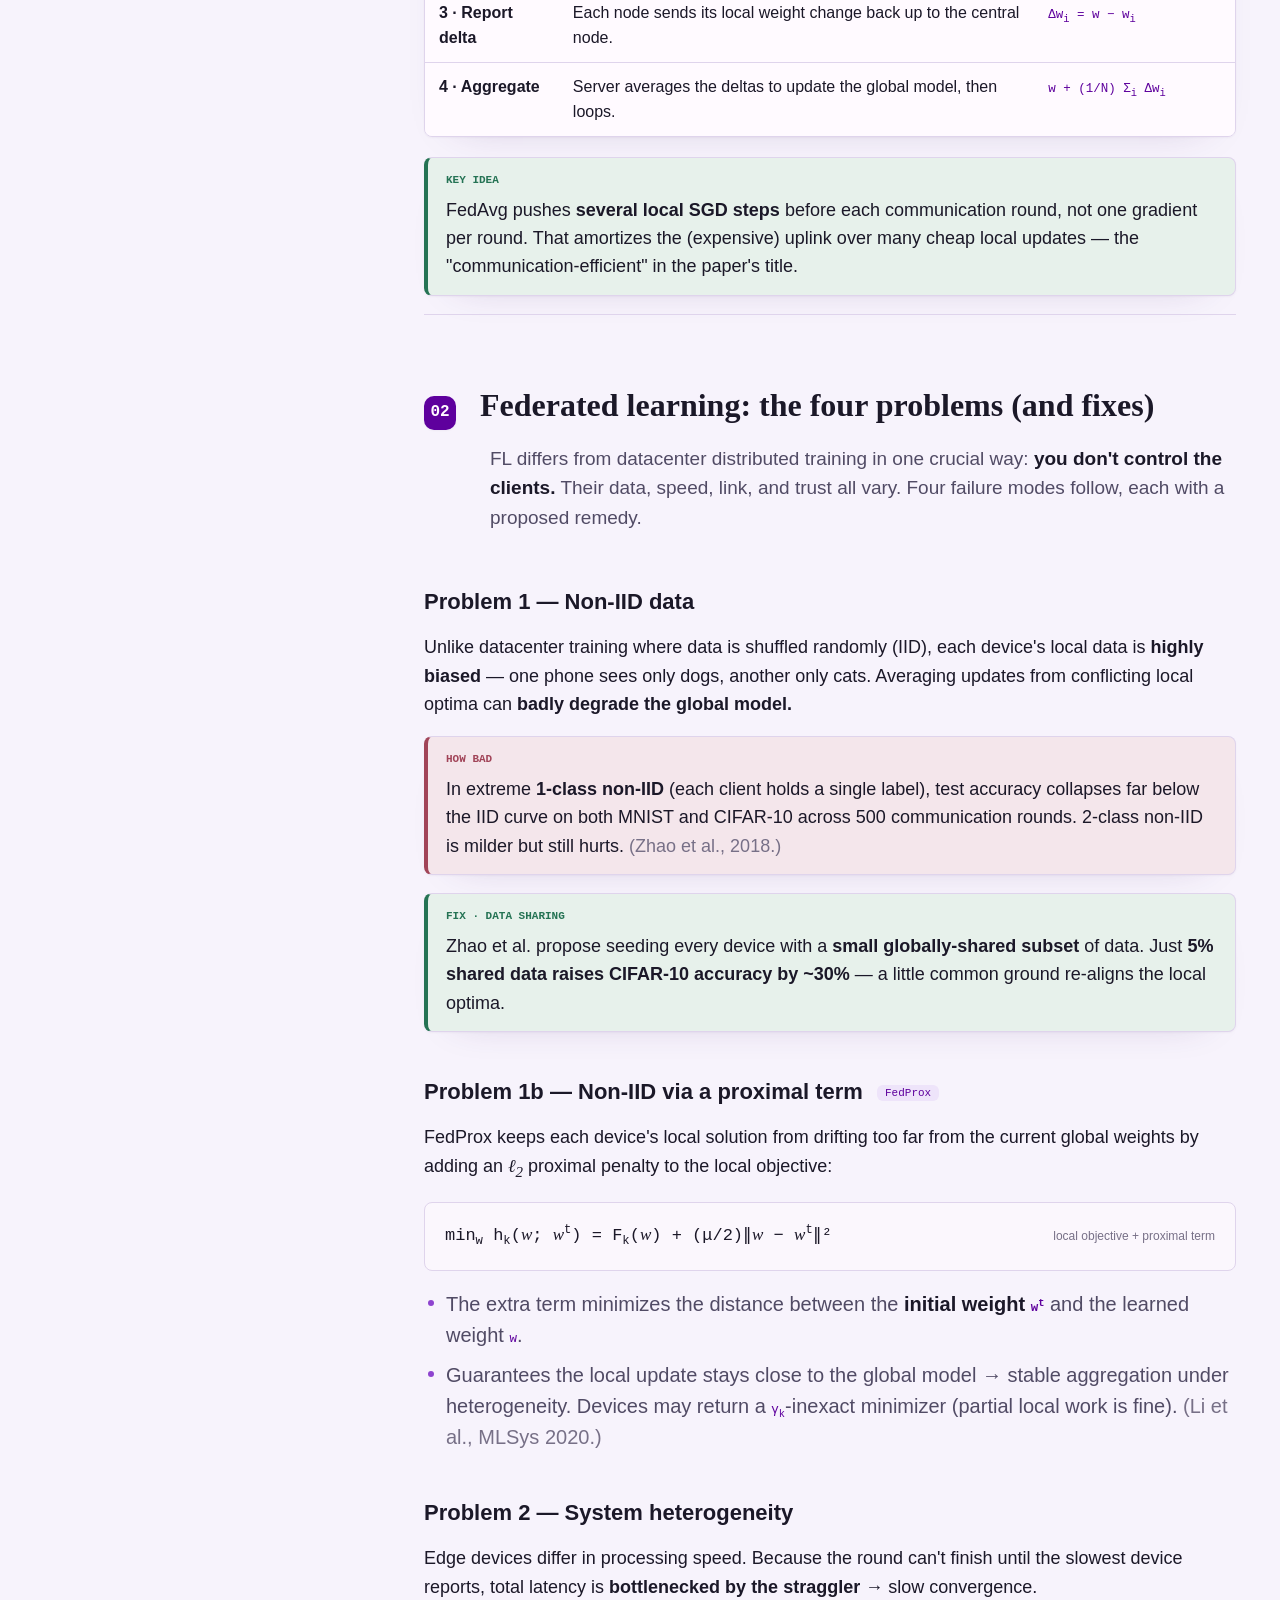
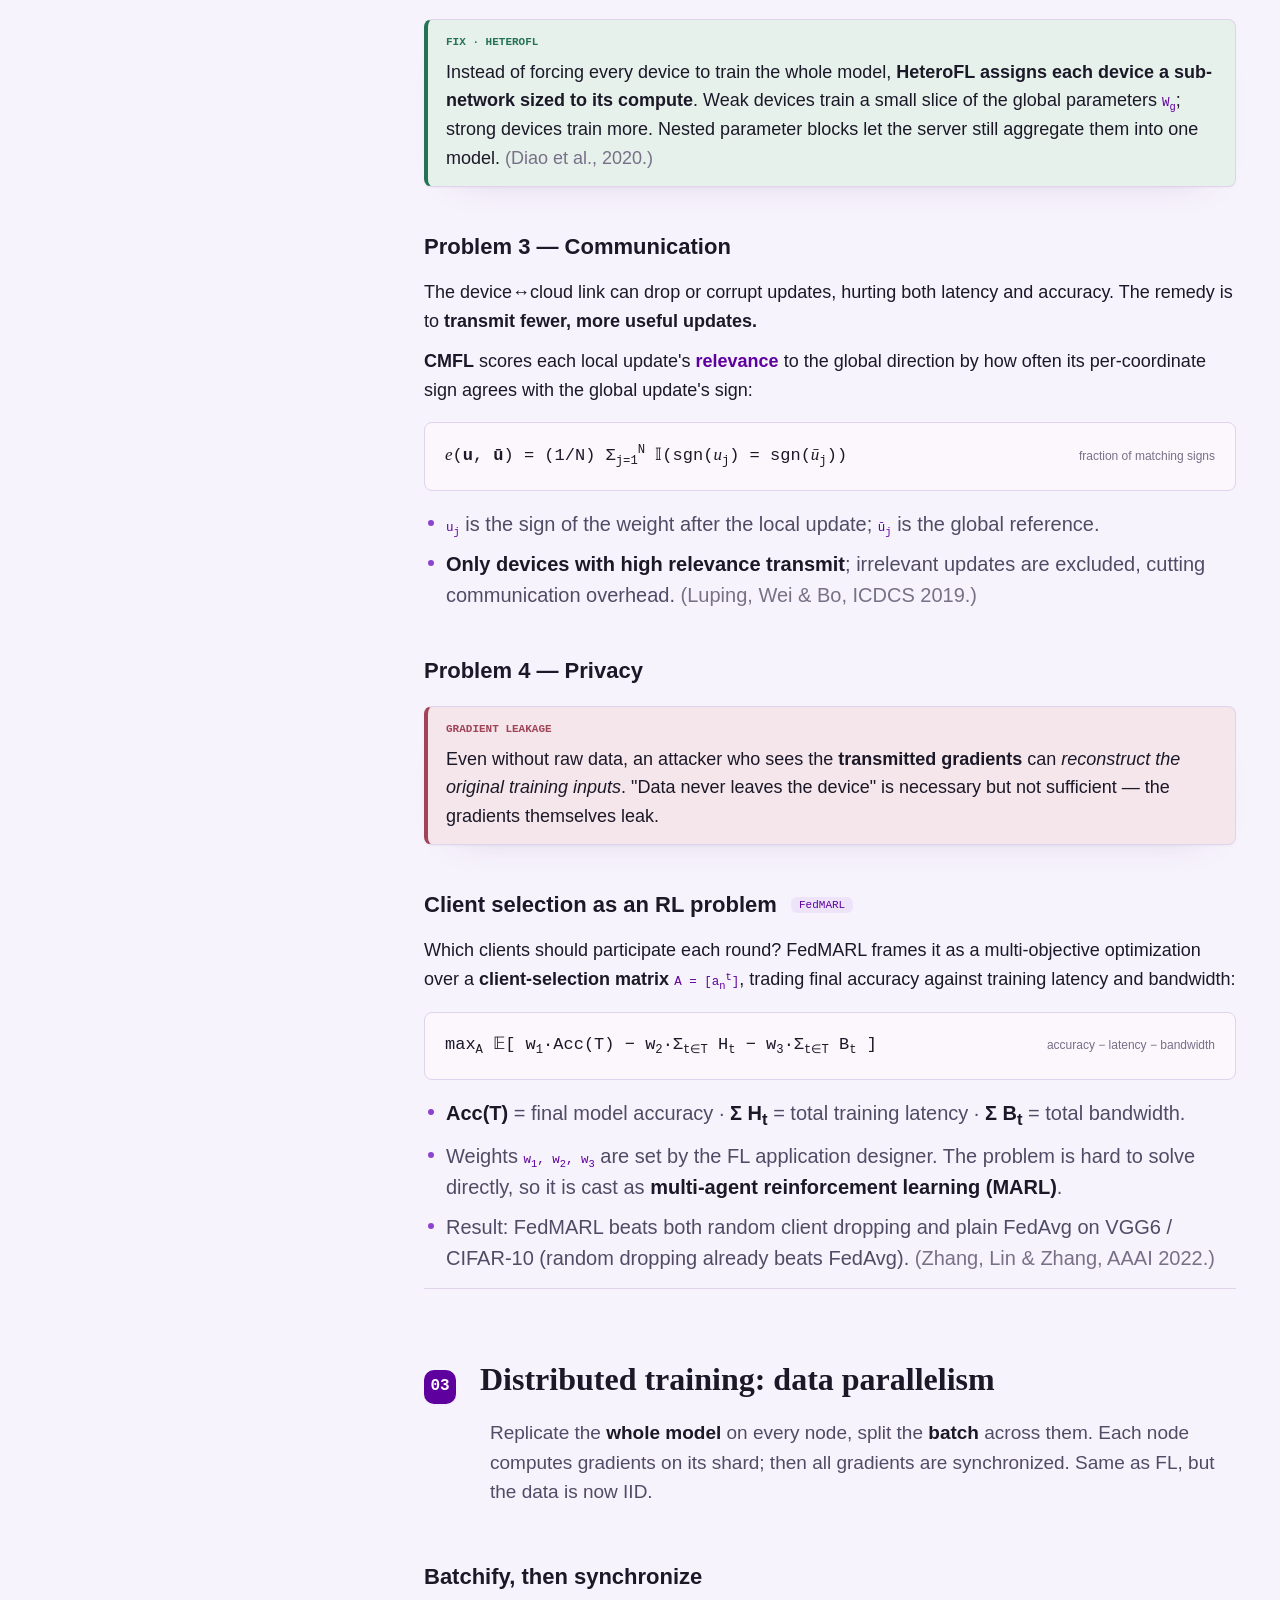
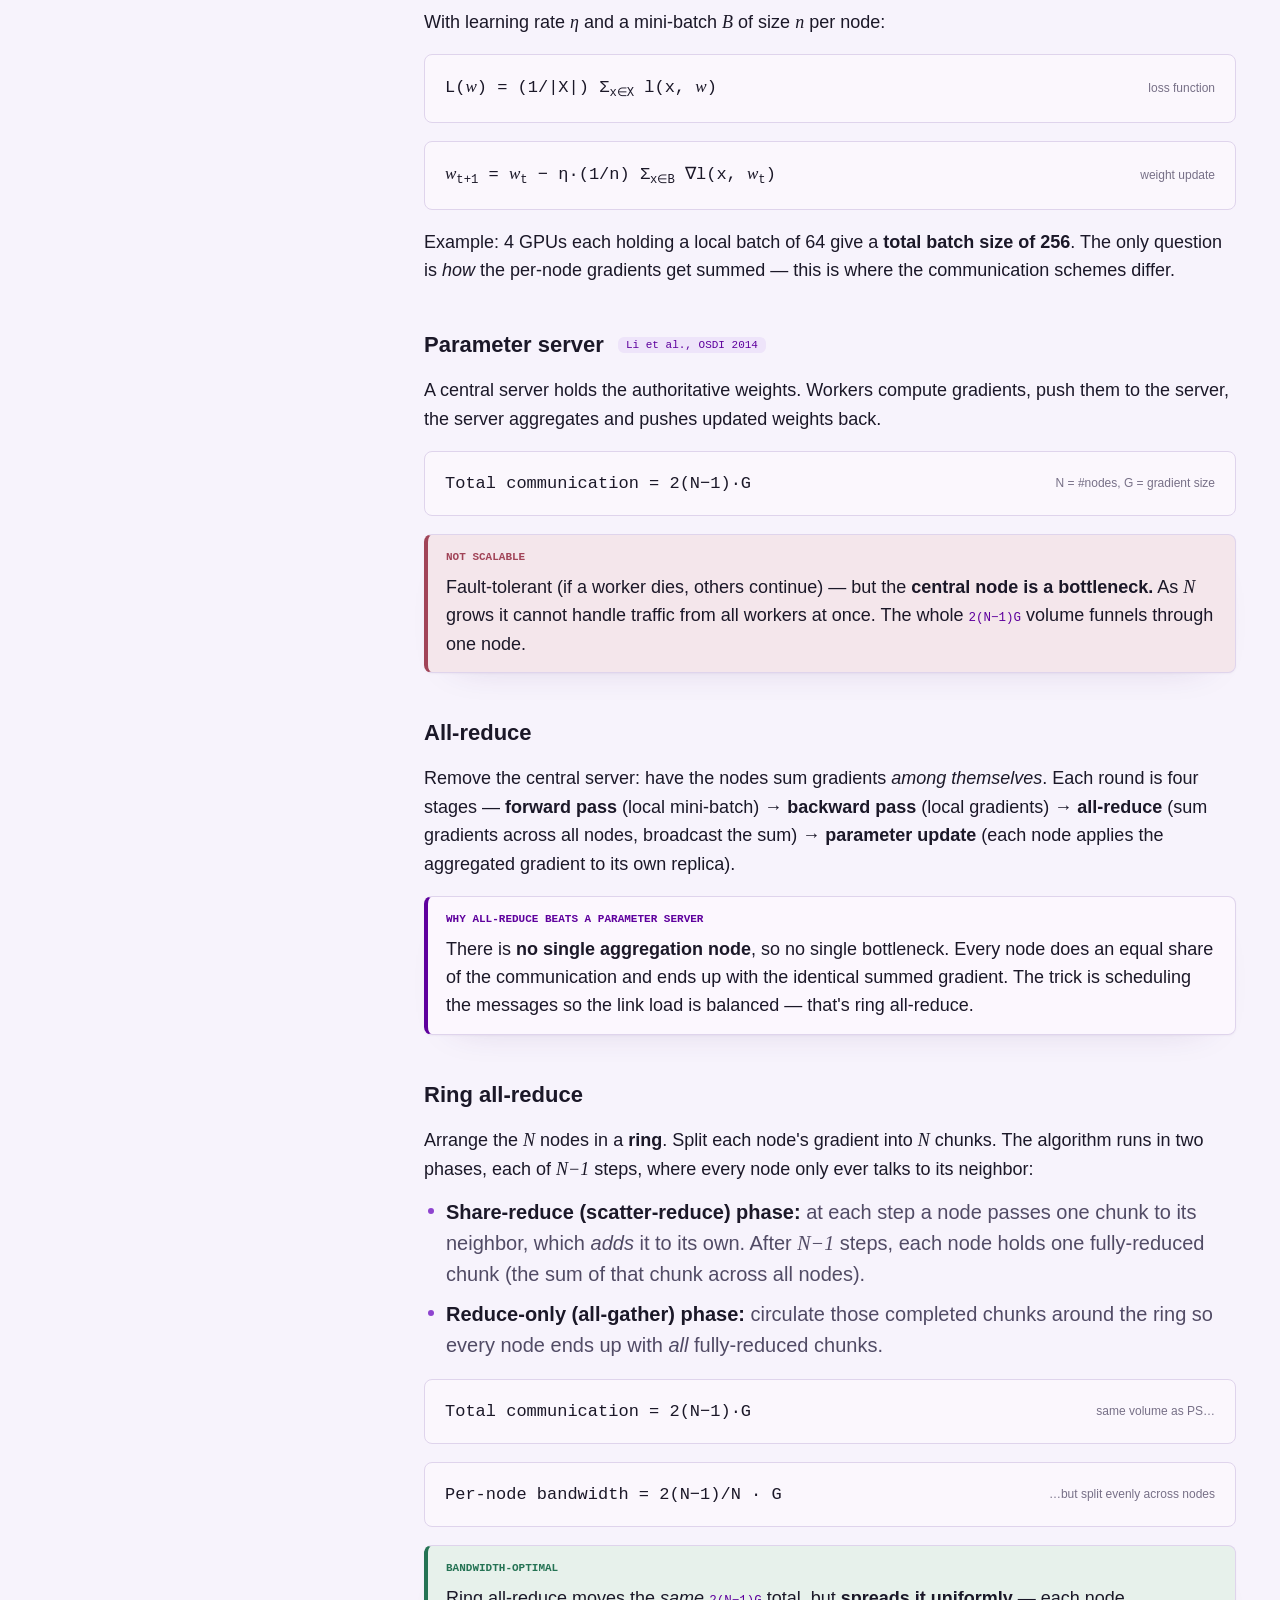
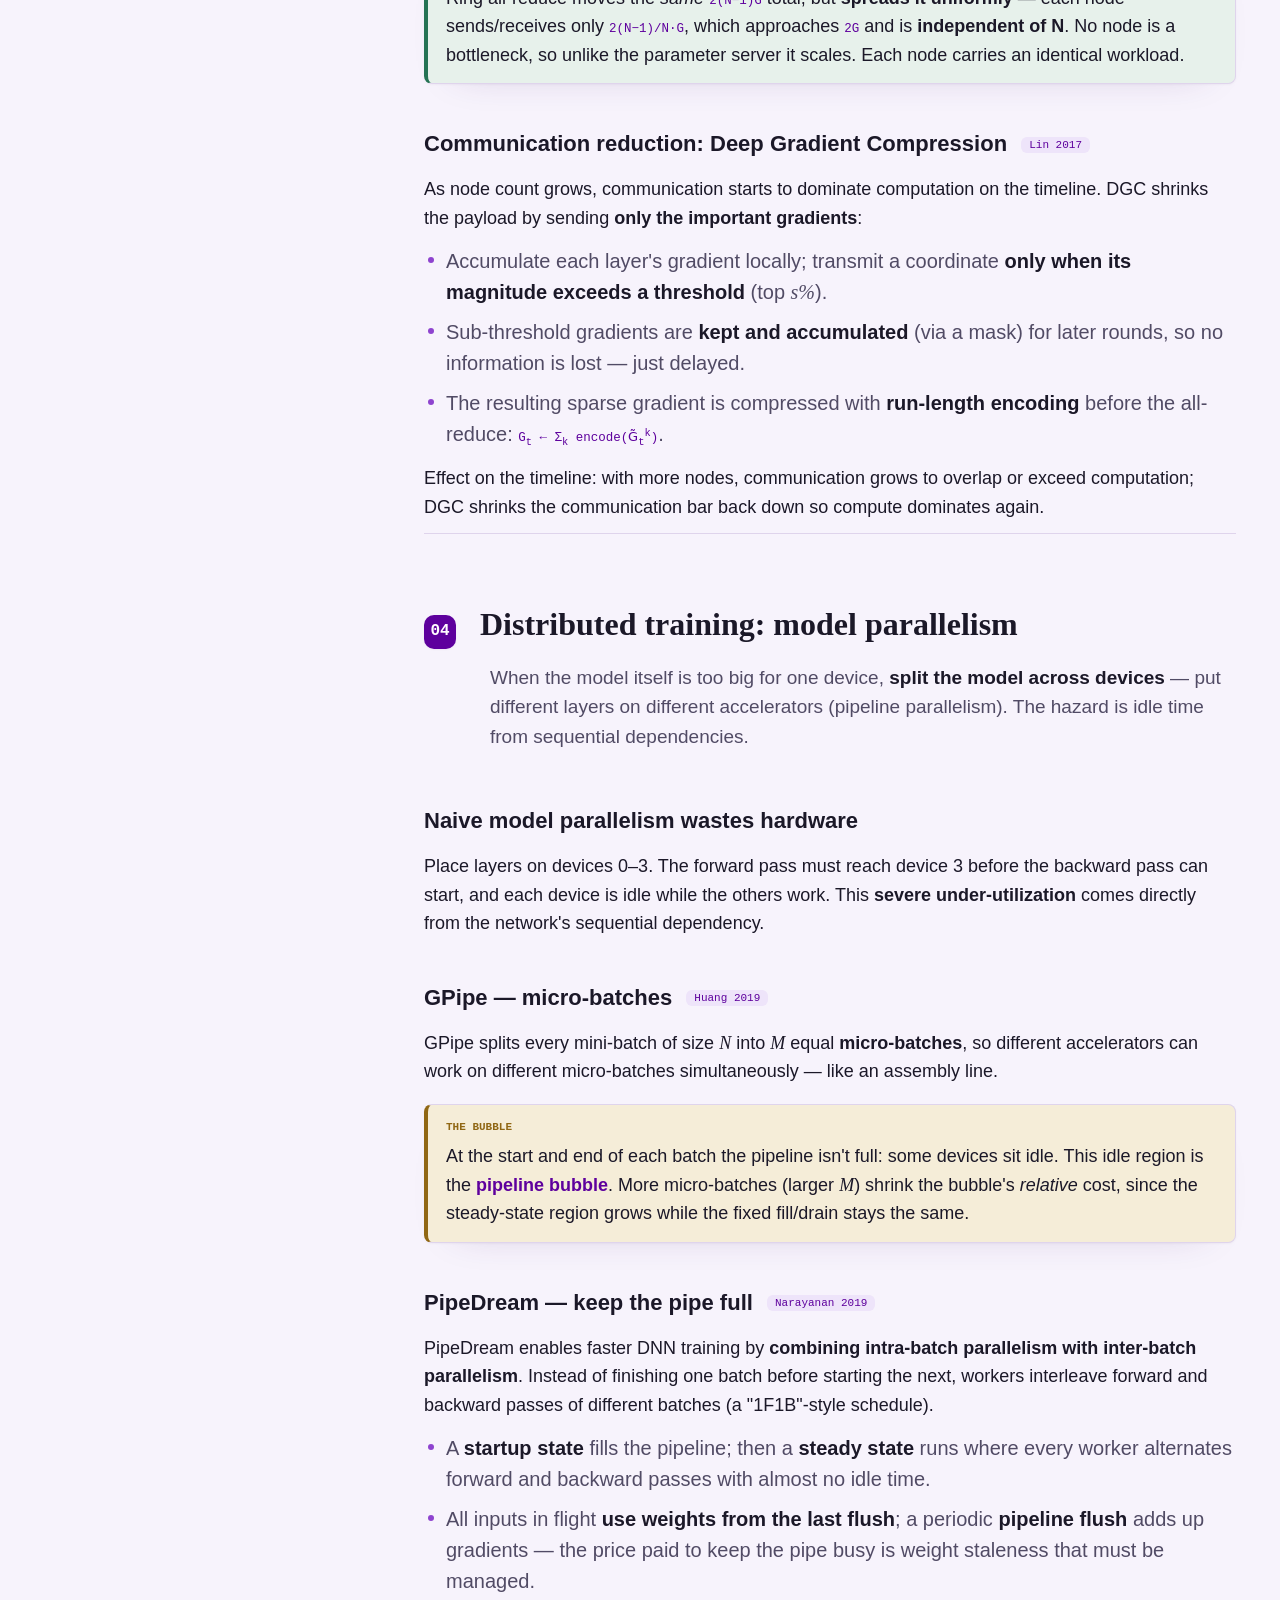
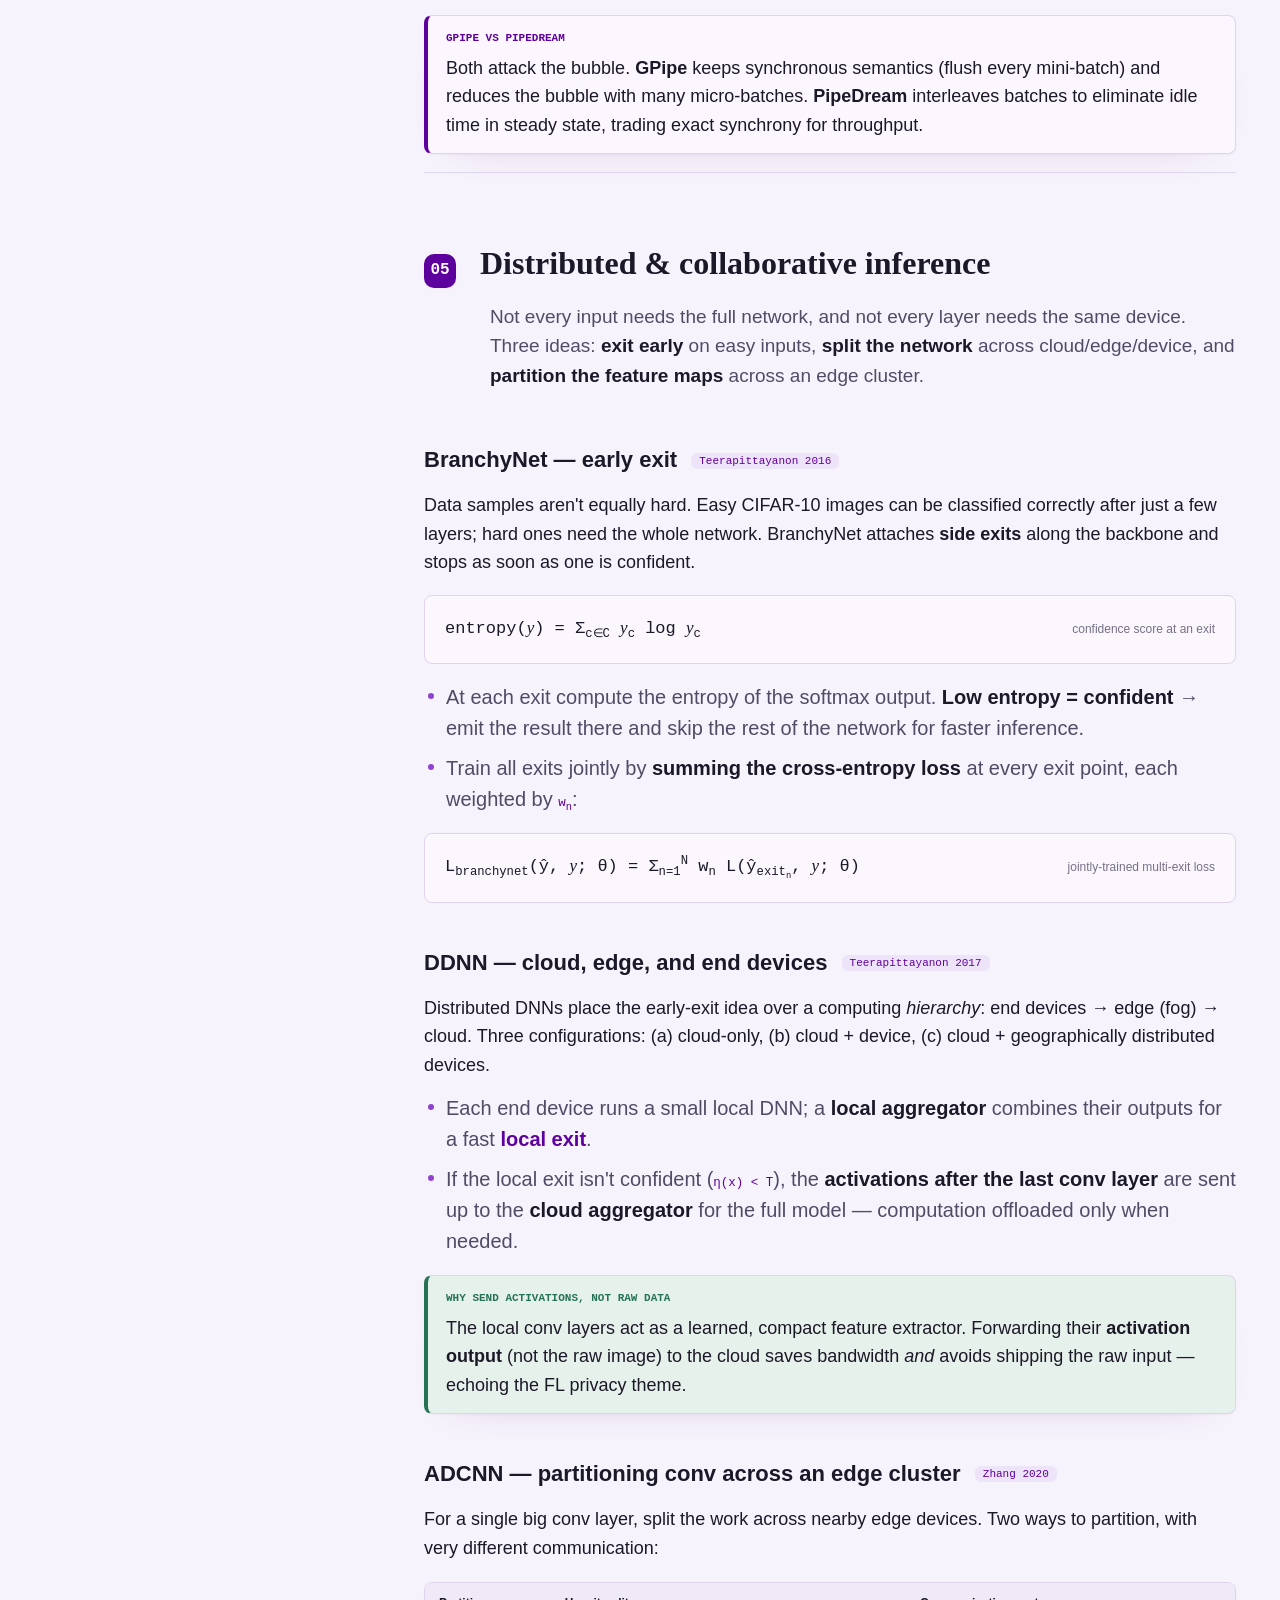
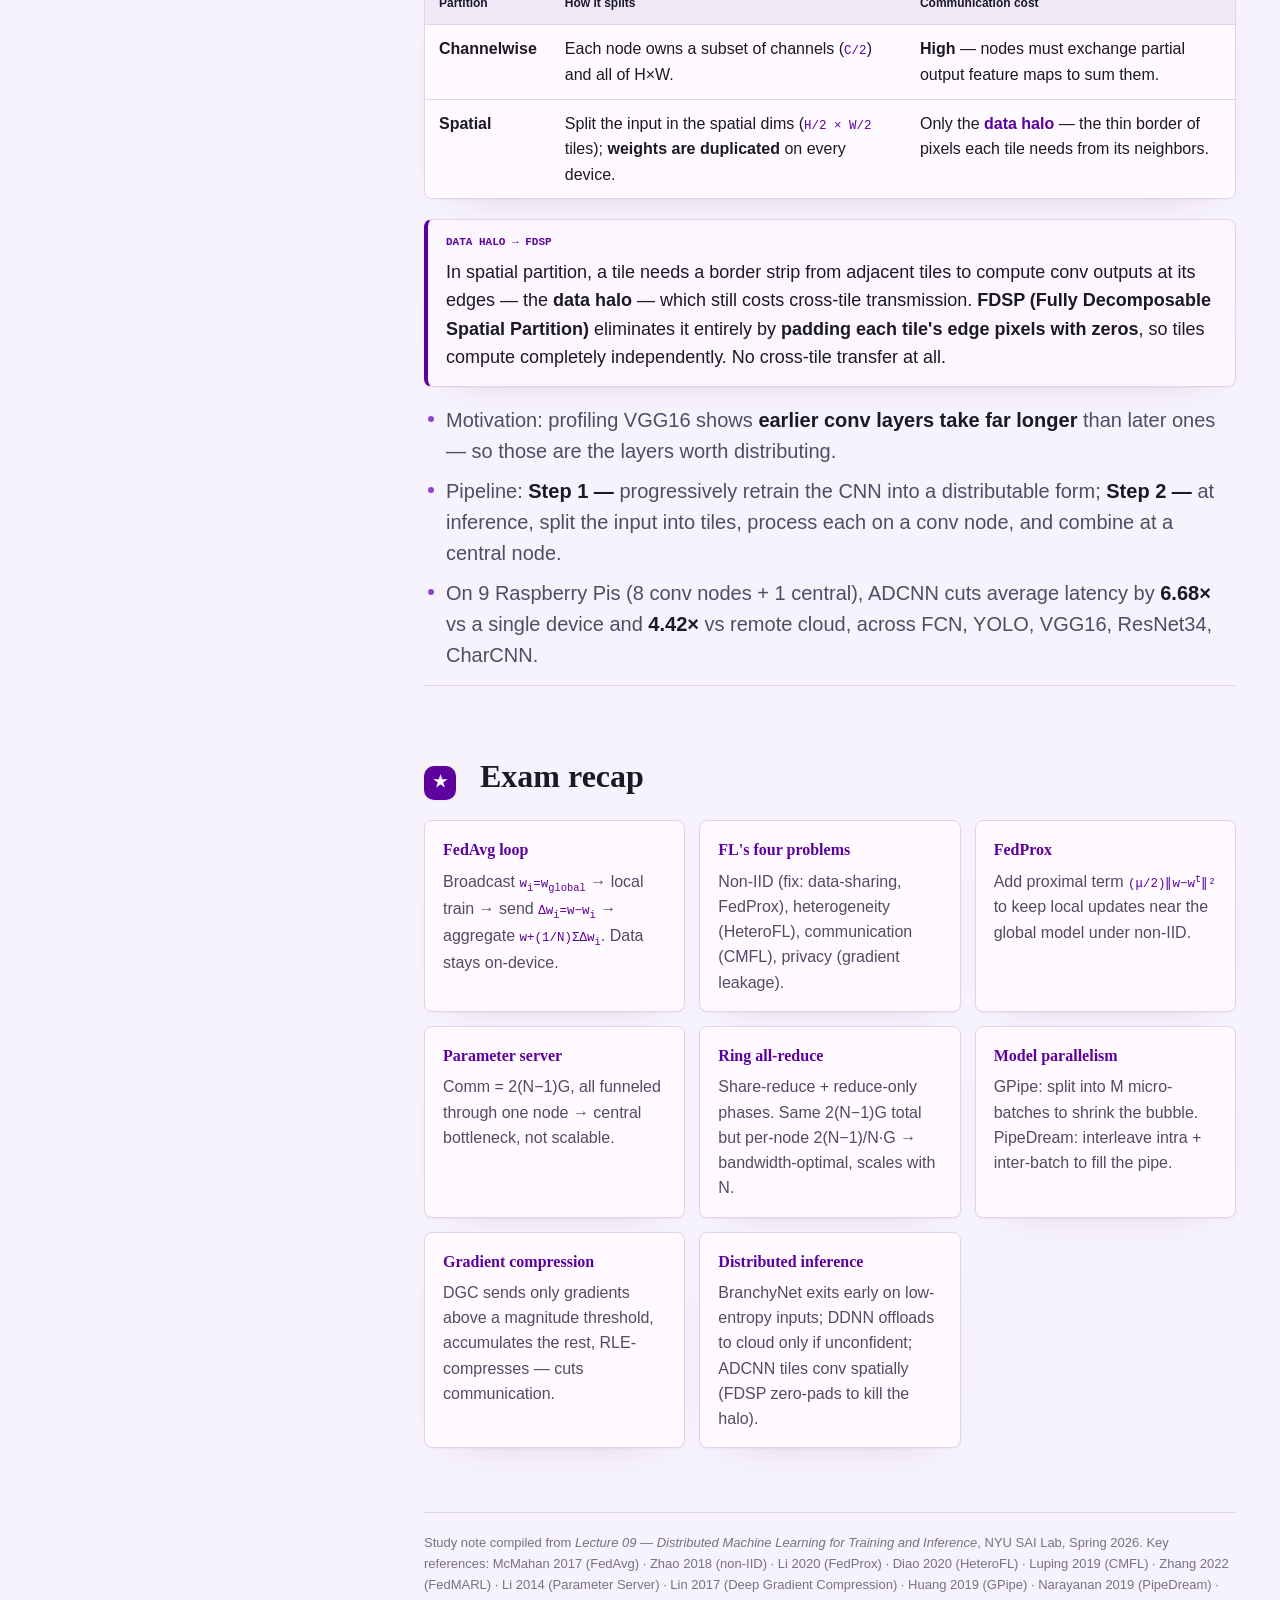
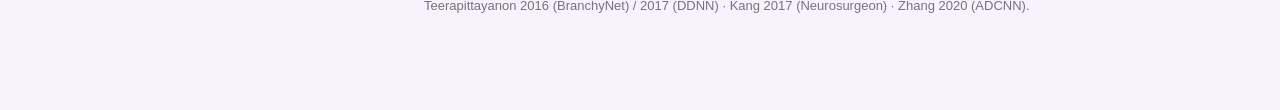
<file: lecture-09.html>
<!doctype html>
<html lang="en">
<head>
<meta charset="utf-8">
<meta name="viewport" content="width=device-width, initial-scale=1">
<title>Lecture 09: Distributed Machine Learning — Study Note</title>
<link rel="stylesheet" href="style.css?v=20260716-font">
</head>
<body>
<div class="wrap">
  <nav class="toc">
    <a class="home" href="index.html">← All lectures</a>
    <div class="brand">09 · Distributed ML</div>
    <a href="#fl"><span class="n">01</span>Federated learning &amp; FedAvg</a>
    <a href="#fl-problems"><span class="n">02</span>FL challenges &amp; fixes</a>
    <a class="sub" href="#fl-problems">Non-IID · heterogeneity</a>
    <a class="sub" href="#fl-problems">Communication · privacy</a>
    <a href="#data-par"><span class="n">03</span>Data parallelism</a>
    <a class="sub" href="#data-par">Parameter server</a>
    <a class="sub" href="#data-par">Ring all-reduce</a>
    <a href="#model-par"><span class="n">04</span>Model parallelism</a>
    <a class="sub" href="#model-par">GPipe · PipeDream</a>
    <a href="#inference"><span class="n">05</span>Distributed inference</a>
    <a class="sub" href="#inference">BranchyNet · DDNN · ADCNN</a>
    <a href="#recap"><span class="n">★</span>Exam recap</a>
  </nav>

  <main>
    <header class="mast">
      <p class="eyebrow">Lecture 09 · Study Note</p>
      <h1>Distributed Machine Learning for Training and Inference</h1>
      <p class="sub">When one device isn't enough: splitting <strong>data</strong>, <strong>models</strong>, and <strong>inference</strong> across many nodes — federated learning on the edge, data- and model-parallel training in the datacenter, and collaborative inference across cloud, edge, and end devices. The recurring cost is <strong>communication</strong>.</p>
      <div class="meta-row">
        <span class="chip">NYU SAI Lab</span>
        <span class="chip">Spring 2026</span>
        <span class="chip">FedAvg · ZeRO-free basics</span>
        <span class="chip">all-reduce · GPipe · early-exit</span>
      </div>
    </header>

    <section id="fl">
      <div class="sec-head"><span class="num">01</span><h2>Federated learning &amp; FedAvg</h2></div>
      <p class="lede">Train a shared model across many devices that <strong>keep their data local</strong>. The server only ever sees model updates, never the raw samples — privacy by construction.</p>

      <h3>The setting</h3>
      <p>Each edge device <var>i</var> holds its own examples <span class="mono">(x<sub>i</sub>, y<sub>i</sub>)</span> and trains locally. Only gradients (or weight deltas) are shipped to a central node, which averages them. The global objective is the usual empirical risk, but the data lives on the devices:</p>
      <div class="formula"><span class="eq">Σ<sub>i=1</sub><sup>4</sup> ‖<var>y</var><sub>i</sub> − <var>F</var>(<var>x</var><sub>i</sub>)‖²</span><span class="lbl">global loss over device data</span></div>
      <div class="formula"><span class="eq">∇<var>w</var> = (∇<var>w</var><sub>1</sub> + ∇<var>w</var><sub>2</sub> + ∇<var>w</var><sub>3</sub> + ∇<var>w</var><sub>4</sub>) / 4</span><span class="lbl">averaged gradient</span></div>
      <div class="call key"><span class="k">Why federated learning</span><p><strong>The data never leaves the device.</strong> A powerful DNN can be trained across millions of phones without any user sharing their photos, keystrokes, or health data. Privacy is the whole point — the trade is that the data is now <em class="term">non-IID</em>, devices are <em class="term">heterogeneous</em>, and the link is <em class="term">lossy</em> (see §2).</p></div>
      <p style="font-size:13px;color:var(--muted)">Source: McMahan et al., <em>"Communication-Efficient Learning of Deep Networks from Decentralized Data,"</em> AISTATS (PMLR) 2017.</p>

      <h3>FedAvg — the four-step round <span class="tag">McMahan 2017</span></h3>
      <p>One communication round of <em class="term">Federated Averaging</em> repeats four steps:</p>
      <div class="tbl-scroll"><table>
        <thead><tr><th>Step</th><th>What happens</th><th>Update</th></tr></thead>
        <tbody>
          <tr><td><strong>1 · Broadcast</strong></td><td>Server initializes a global model and sends it to every participating node.</td><td><span class="mono">w<sub>i</sub> = w<sub>global</sub></span> for each <var>i</var></td></tr>
          <tr><td><strong>2 · Local train</strong></td><td>Each node trains on <em>its own</em> data for a few epochs. Local training length may vary.</td><td><span class="mono">w′<sub>i</sub> = min<sub>w<sub>i</sub></sub> L(F(D<sub>i</sub>), Y<sub>i</sub>)</span></td></tr>
          <tr><td><strong>3 · Report delta</strong></td><td>Each node sends its local weight change back up to the central node.</td><td><span class="mono">Δw<sub>i</sub> = w − w<sub>i</sub></span></td></tr>
          <tr><td><strong>4 · Aggregate</strong></td><td>Server averages the deltas to update the global model, then loops.</td><td><span class="mono">w + (1/N) Σ<sub>i</sub> Δw<sub>i</sub></span></td></tr>
        </tbody>
      </table></div>
      <div class="call good"><span class="k">Key idea</span><p>FedAvg pushes <strong>several local SGD steps</strong> before each communication round, not one gradient per round. That amortizes the (expensive) uplink over many cheap local updates — the "communication-efficient" in the paper's title.</p></div>
    </section>

    <hr class="rule">

    <section id="fl-problems">
      <div class="sec-head"><span class="num">02</span><h2>Federated learning: the four problems (and fixes)</h2></div>
      <p class="lede">FL differs from datacenter distributed training in one crucial way: <strong>you don't control the clients.</strong> Their data, speed, link, and trust all vary. Four failure modes follow, each with a proposed remedy.</p>

      <h3>Problem 1 — Non-IID data</h3>
      <p>Unlike datacenter training where data is shuffled randomly (IID), each device's local data is <strong>highly biased</strong> — one phone sees only dogs, another only cats. Averaging updates from conflicting local optima can <strong>badly degrade the global model.</strong></p>
      <div class="call bad"><span class="k">How bad</span><p>In extreme <strong>1-class non-IID</strong> (each client holds a single label), test accuracy collapses far below the IID curve on both MNIST and CIFAR-10 across 500 communication rounds. 2-class non-IID is milder but still hurts. <span style="color:var(--muted)">(Zhao et al., 2018.)</span></p></div>
      <div class="call good"><span class="k">Fix · data sharing</span><p>Zhao et al. propose seeding every device with a <strong>small globally-shared subset</strong> of data. Just <strong>5% shared data raises CIFAR-10 accuracy by ~30%</strong> — a little common ground re-aligns the local optima.</p></div>

      <h3>Problem 1b — Non-IID via a proximal term <span class="tag">FedProx</span></h3>
      <p>FedProx keeps each device's local solution from drifting too far from the current global weights by adding an <var>ℓ<sub>2</sub></var> proximal penalty to the local objective:</p>
      <div class="formula"><span class="eq">min<sub>w</sub> h<sub>k</sub>(<var>w</var>; <var>w</var><sup>t</sup>) = F<sub>k</sub>(<var>w</var>) + (μ/2)‖<var>w</var> − <var>w</var><sup>t</sup>‖²</span><span class="lbl">local objective + proximal term</span></div>
      <ul class="clean">
        <li>The extra term minimizes the distance between the <strong>initial weight <span class="mono">w<sup>t</sup></span></strong> and the learned weight <span class="mono">w</span>.</li>
        <li>Guarantees the local update stays close to the global model → stable aggregation under heterogeneity. Devices may return a <span class="mono">γ<sub>k</sub></span>-inexact minimizer (partial local work is fine). <span style="color:var(--muted)">(Li et al., MLSys 2020.)</span></li>
      </ul>

      <h3>Problem 2 — System heterogeneity</h3>
      <p>Edge devices differ in processing speed. Because the round can't finish until the slowest device reports, total latency is <strong>bottlenecked by the straggler</strong> → slow convergence.</p>
      <div class="call good"><span class="k">Fix · HeteroFL</span><p>Instead of forcing every device to train the whole model, <strong>HeteroFL assigns each device a sub-network sized to its compute</strong>. Weak devices train a small slice of the global parameters <span class="mono">W<sub>g</sub></span>; strong devices train more. Nested parameter blocks let the server still aggregate them into one model. <span style="color:var(--muted)">(Diao et al., 2020.)</span></p></div>

      <h3>Problem 3 — Communication</h3>
      <p>The device↔cloud link can drop or corrupt updates, hurting both latency and accuracy. The remedy is to <strong>transmit fewer, more useful updates.</strong></p>
      <p><strong>CMFL</strong> scores each local update's <em class="term">relevance</em> to the global direction by how often its per-coordinate sign agrees with the global update's sign:</p>
      <div class="formula"><span class="eq"><var>e</var>(<strong>u</strong>, <strong>ū</strong>) = (1/N) Σ<sub>j=1</sub><sup>N</sup> 𝕀(sgn(<var>u</var><sub>j</sub>) = sgn(<var>ū</var><sub>j</sub>))</span><span class="lbl">fraction of matching signs</span></div>
      <ul class="clean">
        <li><span class="mono">u<sub>j</sub></span> is the sign of the weight after the local update; <span class="mono">ū<sub>j</sub></span> is the global reference.</li>
        <li><strong>Only devices with high relevance transmit</strong>; irrelevant updates are excluded, cutting communication overhead. <span style="color:var(--muted)">(Luping, Wei &amp; Bo, ICDCS 2019.)</span></li>
      </ul>

      <h3>Problem 4 — Privacy</h3>
      <div class="call bad"><span class="k">Gradient leakage</span><p>Even without raw data, an attacker who sees the <strong>transmitted gradients</strong> can <em>reconstruct the original training inputs</em>. "Data never leaves the device" is necessary but not sufficient — the gradients themselves leak.</p></div>

      <h3>Client selection as an RL problem <span class="tag">FedMARL</span></h3>
      <p>Which clients should participate each round? FedMARL frames it as a multi-objective optimization over a <strong>client-selection matrix</strong> <span class="mono">A = [a<sub>n</sub><sup>t</sup>]</span>, trading final accuracy against training latency and bandwidth:</p>
      <div class="formula"><span class="eq">max<sub>A</sub> 𝔼[ w<sub>1</sub>·Acc(T) − w<sub>2</sub>·Σ<sub>t∈T</sub> H<sub>t</sub> − w<sub>3</sub>·Σ<sub>t∈T</sub> B<sub>t</sub> ]</span><span class="lbl">accuracy − latency − bandwidth</span></div>
      <ul class="clean">
        <li><strong>Acc(T)</strong> = final model accuracy · <strong>Σ H<sub>t</sub></strong> = total training latency · <strong>Σ B<sub>t</sub></strong> = total bandwidth.</li>
        <li>Weights <span class="mono">w<sub>1</sub>, w<sub>2</sub>, w<sub>3</sub></span> are set by the FL application designer. The problem is hard to solve directly, so it is cast as <strong>multi-agent reinforcement learning (MARL)</strong>.</li>
        <li>Result: FedMARL beats both random client dropping and plain FedAvg on VGG6 / CIFAR-10 (random dropping already beats FedAvg). <span style="color:var(--muted)">(Zhang, Lin &amp; Zhang, AAAI 2022.)</span></li>
      </ul>
    </section>

    <hr class="rule">

    <section id="data-par">
      <div class="sec-head"><span class="num">03</span><h2>Distributed training: data parallelism</h2></div>
      <p class="lede">Replicate the <strong>whole model</strong> on every node, split the <strong>batch</strong> across them. Each node computes gradients on its shard; then all gradients are synchronized. Same as FL, but the data is now IID.</p>

      <h3>Batchify, then synchronize</h3>
      <p>With learning rate <var>η</var> and a mini-batch <var>B</var> of size <var>n</var> per node:</p>
      <div class="formula"><span class="eq">L(<var>w</var>) = (1/|X|) Σ<sub>x∈X</sub> l(x, <var>w</var>)</span><span class="lbl">loss function</span></div>
      <div class="formula"><span class="eq"><var>w</var><sub>t+1</sub> = <var>w</var><sub>t</sub> − η·(1/n) Σ<sub>x∈B</sub> ∇l(x, <var>w</var><sub>t</sub>)</span><span class="lbl">weight update</span></div>
      <p>Example: 4 GPUs each holding a local batch of 64 give a <strong>total batch size of 256</strong>. The only question is <em>how</em> the per-node gradients get summed — this is where the communication schemes differ.</p>

      <h3>Parameter server <span class="tag">Li et al., OSDI 2014</span></h3>
      <p>A central server holds the authoritative weights. Workers compute gradients, push them to the server, the server aggregates and pushes updated weights back.</p>
      <div class="formula"><span class="eq">Total communication = 2(N−1)·G</span><span class="lbl">N = #nodes, G = gradient size</span></div>
      <div class="call bad"><span class="k">Not scalable</span><p>Fault-tolerant (if a worker dies, others continue) — but the <strong>central node is a bottleneck.</strong> As <var>N</var> grows it cannot handle traffic from all workers at once. The whole <span class="mono">2(N−1)G</span> volume funnels through one node.</p></div>

      <h3>All-reduce</h3>
      <p>Remove the central server: have the nodes sum gradients <em>among themselves</em>. Each round is four stages — <strong>forward pass</strong> (local mini-batch) → <strong>backward pass</strong> (local gradients) → <strong>all-reduce</strong> (sum gradients across all nodes, broadcast the sum) → <strong>parameter update</strong> (each node applies the aggregated gradient to its own replica).</p>
      <div class="call key"><span class="k">Why all-reduce beats a parameter server</span><p>There is <strong>no single aggregation node</strong>, so no single bottleneck. Every node does an equal share of the communication and ends up with the identical summed gradient. The trick is scheduling the messages so the link load is balanced — that's ring all-reduce.</p></div>

      <h3>Ring all-reduce</h3>
      <p>Arrange the <var>N</var> nodes in a <strong>ring</strong>. Split each node's gradient into <var>N</var> chunks. The algorithm runs in two phases, each of <var>N−1</var> steps, where every node only ever talks to its neighbor:</p>
      <ul class="clean">
        <li><strong>Share-reduce (scatter-reduce) phase:</strong> at each step a node passes one chunk to its neighbor, which <em>adds</em> it to its own. After <var>N−1</var> steps, each node holds one fully-reduced chunk (the sum of that chunk across all nodes).</li>
        <li><strong>Reduce-only (all-gather) phase:</strong> circulate those completed chunks around the ring so every node ends up with <em>all</em> fully-reduced chunks.</li>
      </ul>
      <div class="formula"><span class="eq">Total communication = 2(N−1)·G</span><span class="lbl">same volume as PS…</span></div>
      <div class="formula"><span class="eq">Per-node bandwidth = 2(N−1)/N · G</span><span class="lbl">…but split evenly across nodes</span></div>
      <div class="call good"><span class="k">Bandwidth-optimal</span><p>Ring all-reduce moves the <em>same</em> <span class="mono">2(N−1)G</span> total, but <strong>spreads it uniformly</strong> — each node sends/receives only <span class="mono">2(N−1)/N·G</span>, which approaches <span class="mono">2G</span> and is <strong>independent of N</strong>. No node is a bottleneck, so unlike the parameter server it scales. Each node carries an identical workload.</p></div>

      <h3>Communication reduction: Deep Gradient Compression <span class="tag">Lin 2017</span></h3>
      <p>As node count grows, communication starts to dominate computation on the timeline. DGC shrinks the payload by sending <strong>only the important gradients</strong>:</p>
      <ul class="clean">
        <li>Accumulate each layer's gradient locally; transmit a coordinate <strong>only when its magnitude exceeds a threshold</strong> (top <var>s%</var>).</li>
        <li>Sub-threshold gradients are <strong>kept and accumulated</strong> (via a mask) for later rounds, so no information is lost — just delayed.</li>
        <li>The resulting sparse gradient is compressed with <strong>run-length encoding</strong> before the all-reduce: <span class="mono">G<sub>t</sub> ← Σ<sub>k</sub> encode(G̃<sub>t</sub><sup>k</sup>)</span>.</li>
      </ul>
      <p>Effect on the timeline: with more nodes, communication grows to overlap or exceed computation; DGC shrinks the communication bar back down so compute dominates again.</p>
    </section>

    <hr class="rule">

    <section id="model-par">
      <div class="sec-head"><span class="num">04</span><h2>Distributed training: model parallelism</h2></div>
      <p class="lede">When the model itself is too big for one device, <strong>split the model across devices</strong> — put different layers on different accelerators (pipeline parallelism). The hazard is idle time from sequential dependencies.</p>

      <h3>Naive model parallelism wastes hardware</h3>
      <p>Place layers on devices 0–3. The forward pass must reach device 3 before the backward pass can start, and each device is idle while the others work. This <strong>severe under-utilization</strong> comes directly from the network's sequential dependency.</p>

      <h3>GPipe — micro-batches <span class="tag">Huang 2019</span></h3>
      <p>GPipe splits every mini-batch of size <var>N</var> into <var>M</var> equal <strong>micro-batches</strong>, so different accelerators can work on different micro-batches simultaneously — like an assembly line.</p>
      <div class="call warn"><span class="k">The bubble</span><p>At the start and end of each batch the pipeline isn't full: some devices sit idle. This idle region is the <em class="term">pipeline bubble</em>. More micro-batches (larger <var>M</var>) shrink the bubble's <em>relative</em> cost, since the steady-state region grows while the fixed fill/drain stays the same.</p></div>

      <h3>PipeDream — keep the pipe full <span class="tag">Narayanan 2019</span></h3>
      <p>PipeDream enables faster DNN training by <strong>combining intra-batch parallelism with inter-batch parallelism</strong>. Instead of finishing one batch before starting the next, workers interleave forward and backward passes of different batches (a "1F1B"-style schedule).</p>
      <ul class="clean">
        <li>A <strong>startup state</strong> fills the pipeline; then a <strong>steady state</strong> runs where every worker alternates forward and backward passes with almost no idle time.</li>
        <li>All inputs in flight <strong>use weights from the last flush</strong>; a periodic <strong>pipeline flush</strong> adds up gradients — the price paid to keep the pipe busy is weight staleness that must be managed.</li>
      </ul>
      <div class="call key"><span class="k">GPipe vs PipeDream</span><p>Both attack the bubble. <strong>GPipe</strong> keeps synchronous semantics (flush every mini-batch) and reduces the bubble with many micro-batches. <strong>PipeDream</strong> interleaves batches to eliminate idle time in steady state, trading exact synchrony for throughput.</p></div>
    </section>

    <hr class="rule">

    <section id="inference">
      <div class="sec-head"><span class="num">05</span><h2>Distributed &amp; collaborative inference</h2></div>
      <p class="lede">Not every input needs the full network, and not every layer needs the same device. Three ideas: <strong>exit early</strong> on easy inputs, <strong>split the network</strong> across cloud/edge/device, and <strong>partition the feature maps</strong> across an edge cluster.</p>

      <h3>BranchyNet — early exit <span class="tag">Teerapittayanon 2016</span></h3>
      <p>Data samples aren't equally hard. Easy CIFAR-10 images can be classified correctly after just a few layers; hard ones need the whole network. BranchyNet attaches <strong>side exits</strong> along the backbone and stops as soon as one is confident.</p>
      <div class="formula"><span class="eq">entropy(<var>y</var>) = Σ<sub>c∈C</sub> <var>y</var><sub>c</sub> log <var>y</var><sub>c</sub></span><span class="lbl">confidence score at an exit</span></div>
      <ul class="clean">
        <li>At each exit compute the entropy of the softmax output. <strong>Low entropy = confident</strong> → emit the result there and skip the rest of the network for faster inference.</li>
        <li>Train all exits jointly by <strong>summing the cross-entropy loss</strong> at every exit point, each weighted by <span class="mono">w<sub>n</sub></span>:</li>
      </ul>
      <div class="formula"><span class="eq">L<sub>branchynet</sub>(ŷ, <var>y</var>; θ) = Σ<sub>n=1</sub><sup>N</sup> w<sub>n</sub> L(ŷ<sub>exit<sub>n</sub></sub>, <var>y</var>; θ)</span><span class="lbl">jointly-trained multi-exit loss</span></div>

      <h3>DDNN — cloud, edge, and end devices <span class="tag">Teerapittayanon 2017</span></h3>
      <p>Distributed DNNs place the early-exit idea over a computing <em>hierarchy</em>: end devices → edge (fog) → cloud. Three configurations: (a) cloud-only, (b) cloud + device, (c) cloud + geographically distributed devices.</p>
      <ul class="clean">
        <li>Each end device runs a small local DNN; a <strong>local aggregator</strong> combines their outputs for a fast <em class="term">local exit</em>.</li>
        <li>If the local exit isn't confident (<span class="mono">η(x) &lt; T</span>), the <strong>activations after the last conv layer</strong> are sent up to the <strong>cloud aggregator</strong> for the full model — computation offloaded only when needed.</li>
      </ul>
      <div class="call good"><span class="k">Why send activations, not raw data</span><p>The local conv layers act as a learned, compact feature extractor. Forwarding their <strong>activation output</strong> (not the raw image) to the cloud saves bandwidth <em>and</em> avoids shipping the raw input — echoing the FL privacy theme.</p></div>

      <h3>ADCNN — partitioning conv across an edge cluster <span class="tag">Zhang 2020</span></h3>
      <p>For a single big conv layer, split the work across nearby edge devices. Two ways to partition, with very different communication:</p>
      <div class="tbl-scroll"><table>
        <thead><tr><th>Partition</th><th>How it splits</th><th>Communication cost</th></tr></thead>
        <tbody>
          <tr><td><strong>Channelwise</strong></td><td>Each node owns a subset of channels (<span class="mono">C/2</span>) and all of H×W.</td><td><strong>High</strong> — nodes must exchange partial output feature maps to sum them.</td></tr>
          <tr><td><strong>Spatial</strong></td><td>Split the input in the spatial dims (<span class="mono">H/2 × W/2</span> tiles); <strong>weights are duplicated</strong> on every device.</td><td>Only the <em class="term">data halo</em> — the thin border of pixels each tile needs from its neighbors.</td></tr>
        </tbody>
      </table></div>
      <div class="call key"><span class="k">Data halo → FDSP</span><p>In spatial partition, a tile needs a border strip from adjacent tiles to compute conv outputs at its edges — the <strong>data halo</strong> — which still costs cross-tile transmission. <strong>FDSP (Fully Decomposable Spatial Partition)</strong> eliminates it entirely by <strong>padding each tile's edge pixels with zeros</strong>, so tiles compute completely independently. No cross-tile transfer at all.</p></div>
      <ul class="clean">
        <li>Motivation: profiling VGG16 shows <strong>earlier conv layers take far longer</strong> than later ones — so those are the layers worth distributing.</li>
        <li>Pipeline: <strong>Step 1 —</strong> progressively retrain the CNN into a distributable form; <strong>Step 2 —</strong> at inference, split the input into tiles, process each on a conv node, and combine at a central node.</li>
        <li>On 9 Raspberry Pis (8 conv nodes + 1 central), ADCNN cuts average latency by <strong>6.68×</strong> vs a single device and <strong>4.42×</strong> vs remote cloud, across FCN, YOLO, VGG16, ResNet34, CharCNN.</li>
      </ul>
    </section>

    <hr class="rule">

    <section id="recap">
      <div class="sec-head"><span class="num">★</span><h2>Exam recap</h2></div>
      <div class="cards">
        <div class="card"><p class="q">FedAvg loop</p><p>Broadcast <span class="mono">w<sub>i</sub>=w<sub>global</sub></span> → local train → send <span class="mono">Δw<sub>i</sub>=w−w<sub>i</sub></span> → aggregate <span class="mono">w+(1/N)ΣΔw<sub>i</sub></span>. Data stays on-device.</p></div>
        <div class="card"><p class="q">FL's four problems</p><p>Non-IID (fix: data-sharing, FedProx), heterogeneity (HeteroFL), communication (CMFL), privacy (gradient leakage).</p></div>
        <div class="card"><p class="q">FedProx</p><p>Add proximal term <span class="mono">(μ/2)‖w−w<sup>t</sup>‖²</span> to keep local updates near the global model under non-IID.</p></div>
        <div class="card"><p class="q">Parameter server</p><p>Comm = 2(N−1)G, all funneled through one node → central bottleneck, not scalable.</p></div>
        <div class="card"><p class="q">Ring all-reduce</p><p>Share-reduce + reduce-only phases. Same 2(N−1)G total but per-node 2(N−1)/N·G → bandwidth-optimal, scales with N.</p></div>
        <div class="card"><p class="q">Model parallelism</p><p>GPipe: split into M micro-batches to shrink the bubble. PipeDream: interleave intra + inter-batch to fill the pipe.</p></div>
        <div class="card"><p class="q">Gradient compression</p><p>DGC sends only gradients above a magnitude threshold, accumulates the rest, RLE-compresses — cuts communication.</p></div>
        <div class="card"><p class="q">Distributed inference</p><p>BranchyNet exits early on low-entropy inputs; DDNN offloads to cloud only if unconfident; ADCNN tiles conv spatially (FDSP zero-pads to kill the halo).</p></div>
      </div>
    </section>

    <footer>
      Study note compiled from <em>Lecture 09 — Distributed Machine Learning for Training and Inference</em>, NYU SAI Lab, Spring 2026. Key references: McMahan 2017 (FedAvg) · Zhao 2018 (non-IID) · Li 2020 (FedProx) · Diao 2020 (HeteroFL) · Luping 2019 (CMFL) · Zhang 2022 (FedMARL) · Li 2014 (Parameter Server) · Lin 2017 (Deep Gradient Compression) · Huang 2019 (GPipe) · Narayanan 2019 (PipeDream) · Teerapittayanon 2016 (BranchyNet) / 2017 (DDNN) · Kang 2017 (Neurosurgeon) · Zhang 2020 (ADCNN).
    </footer>
  </main>
</div>
<script src="theme.js"></script>
</body>
</html>
</file>
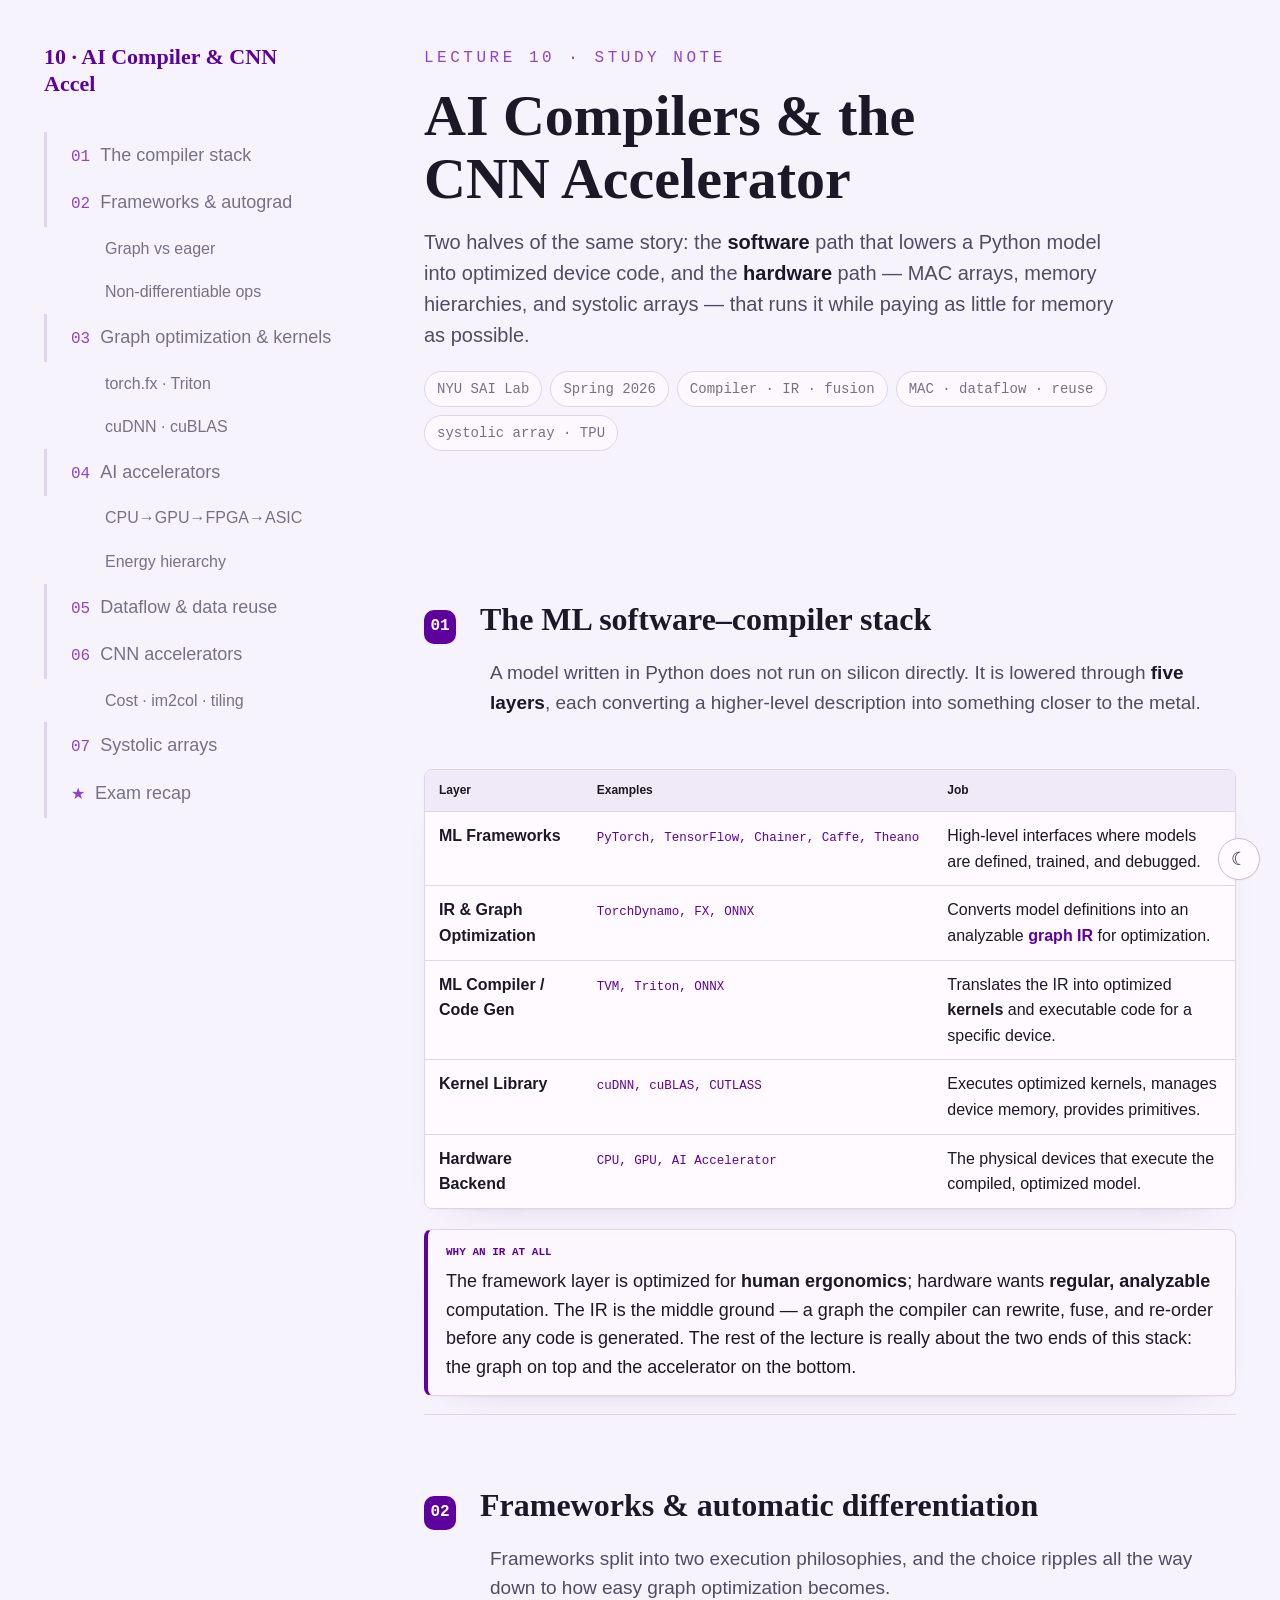
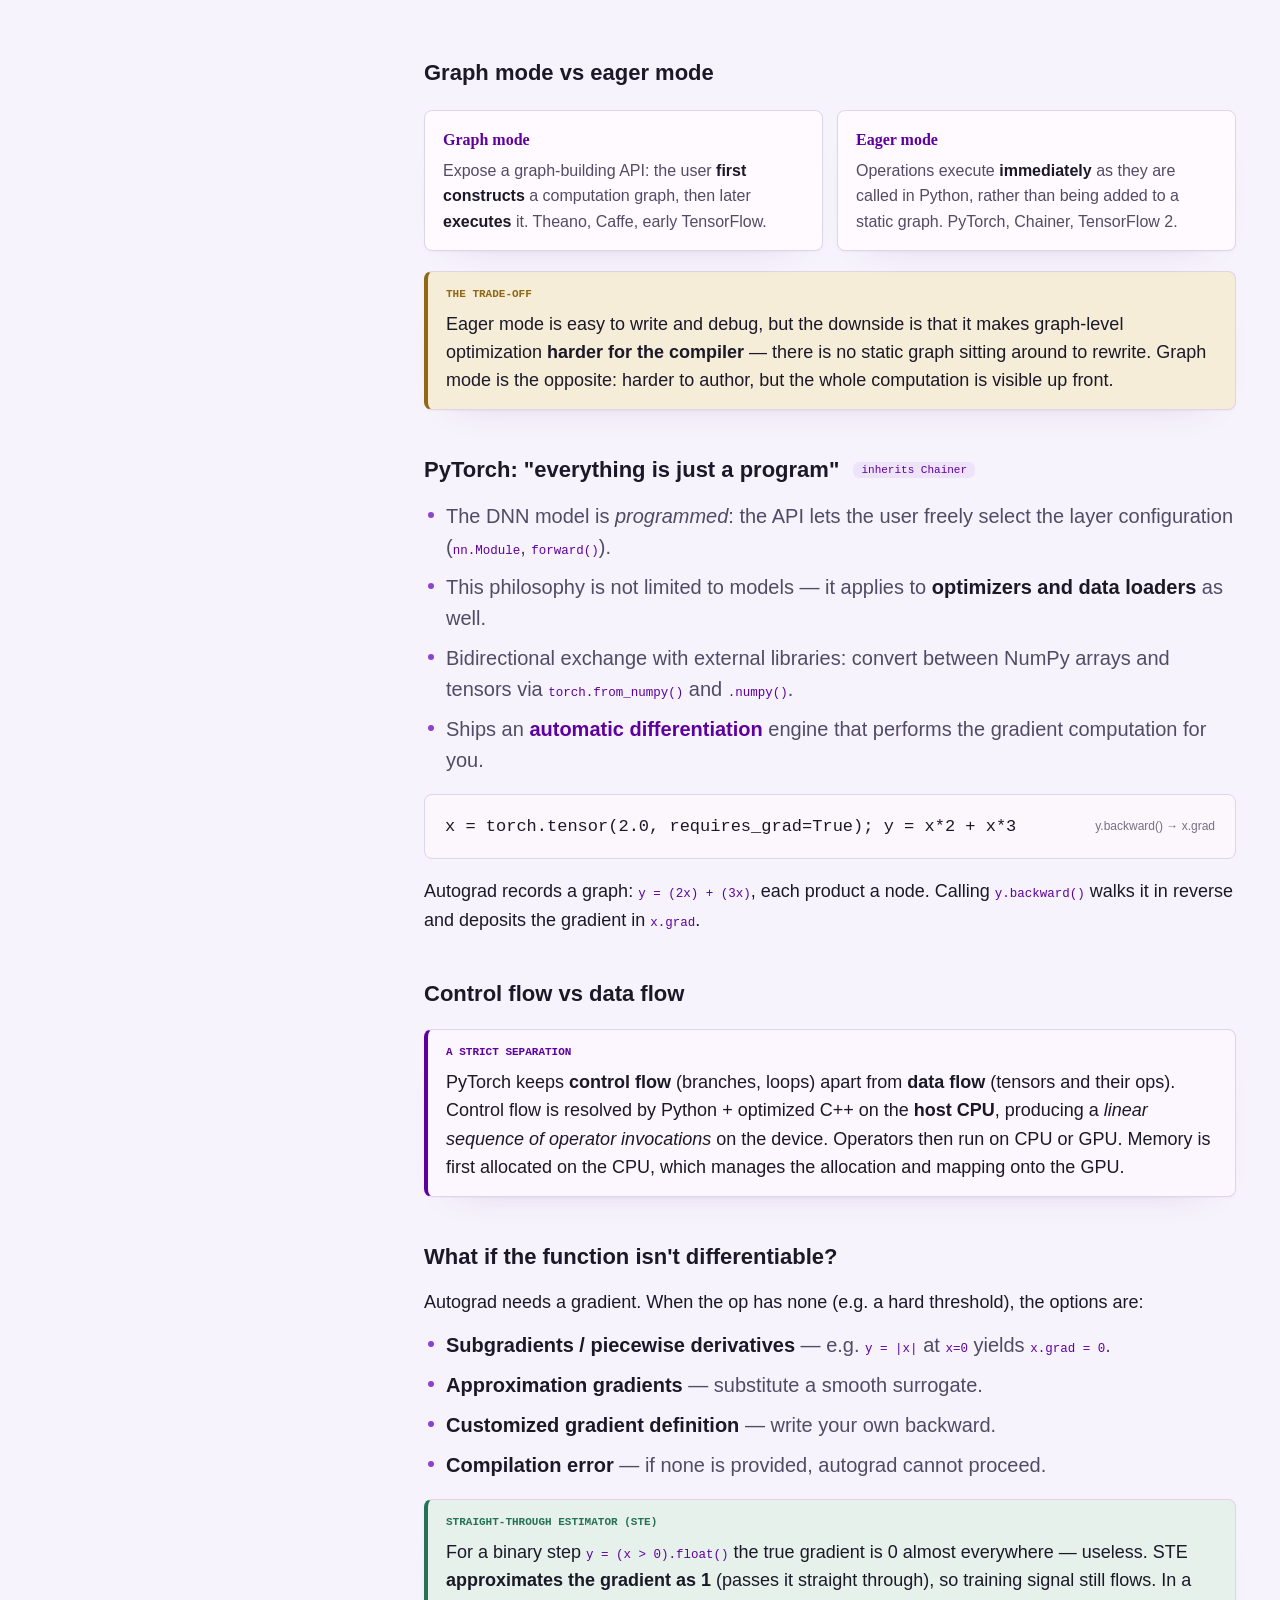
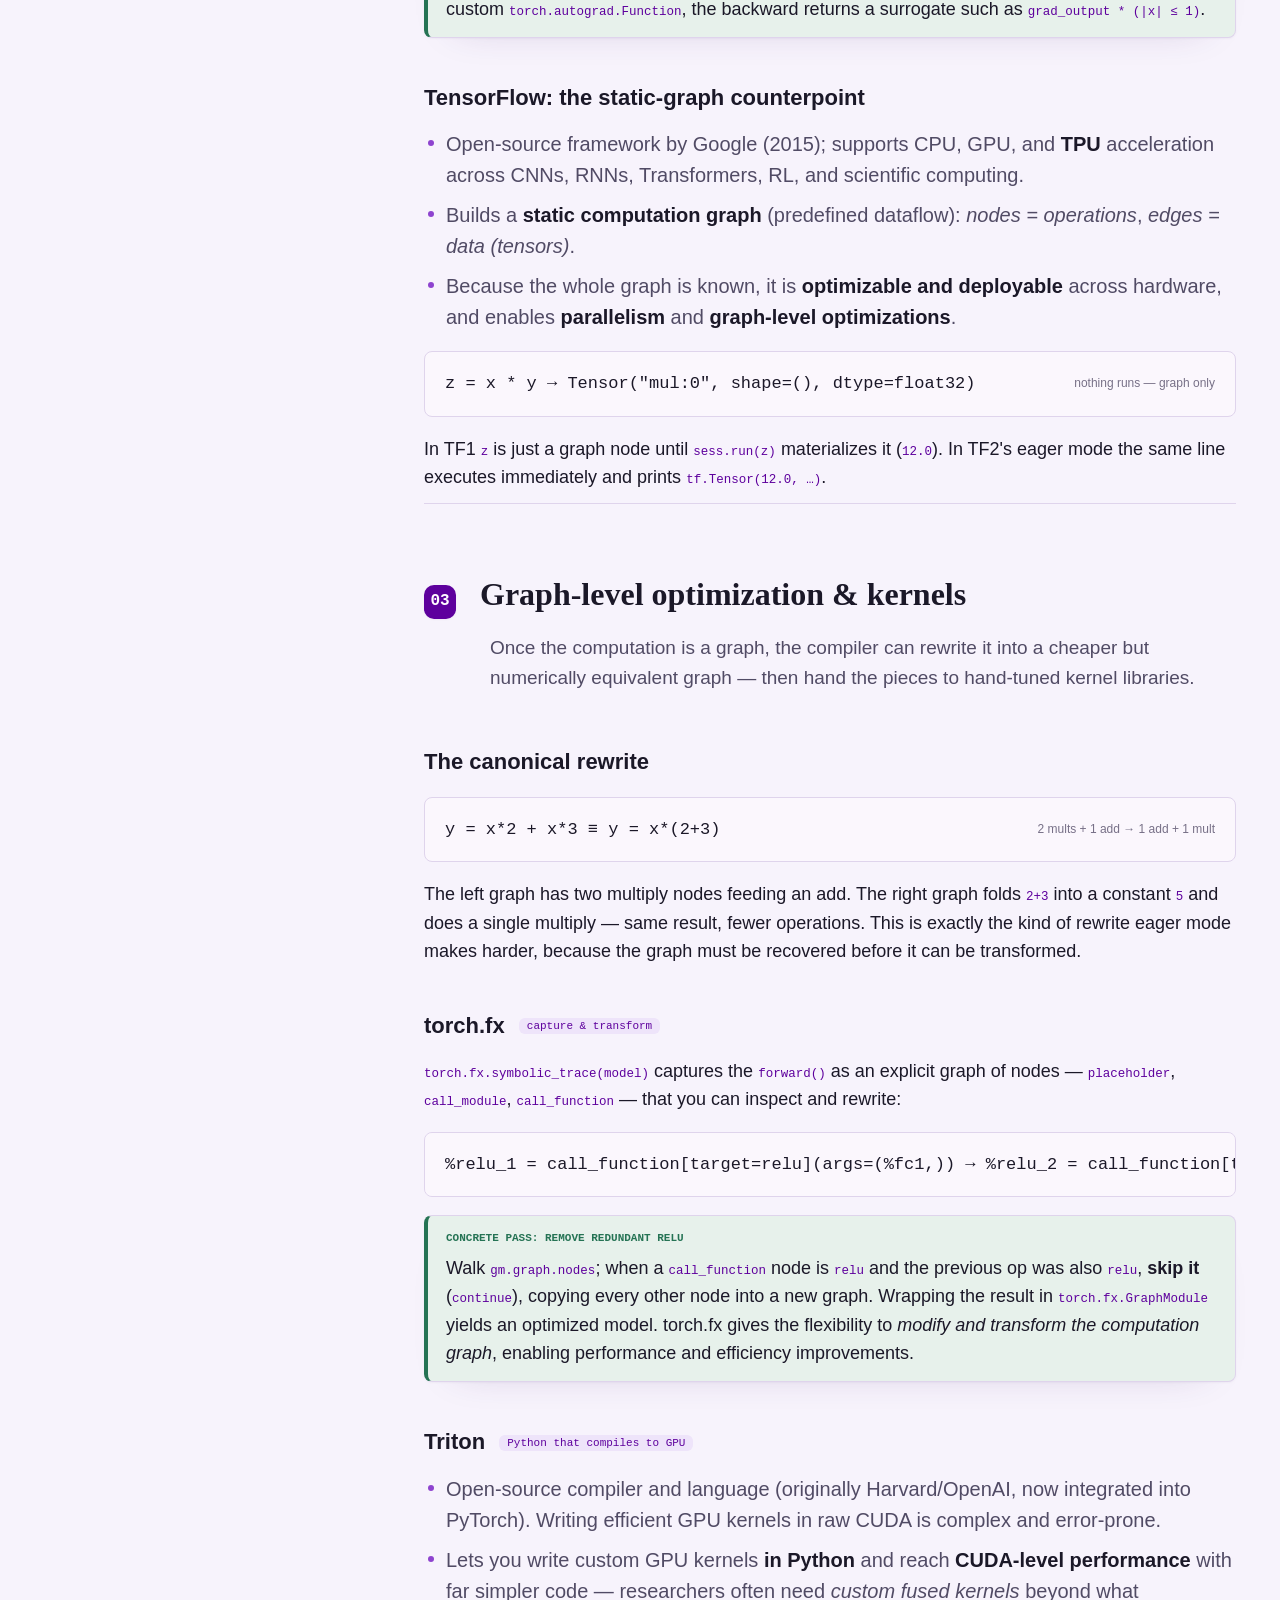
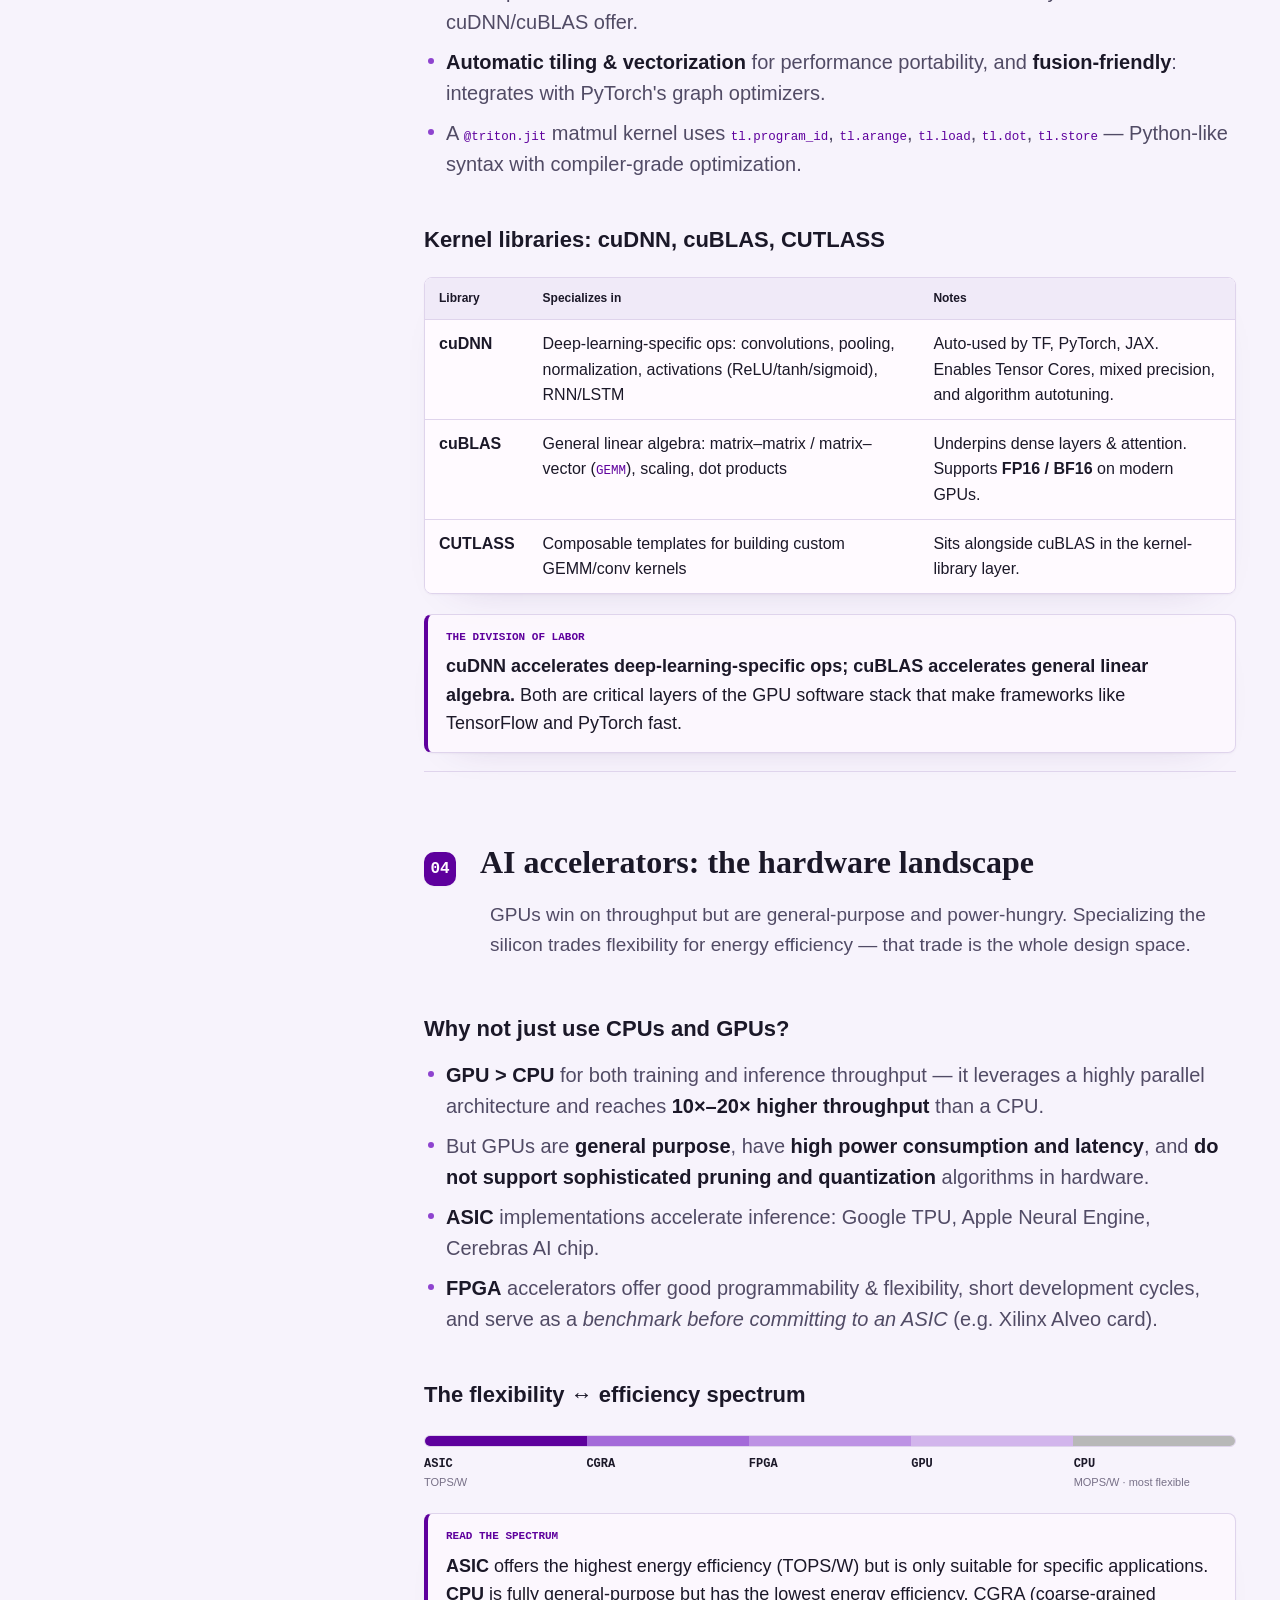
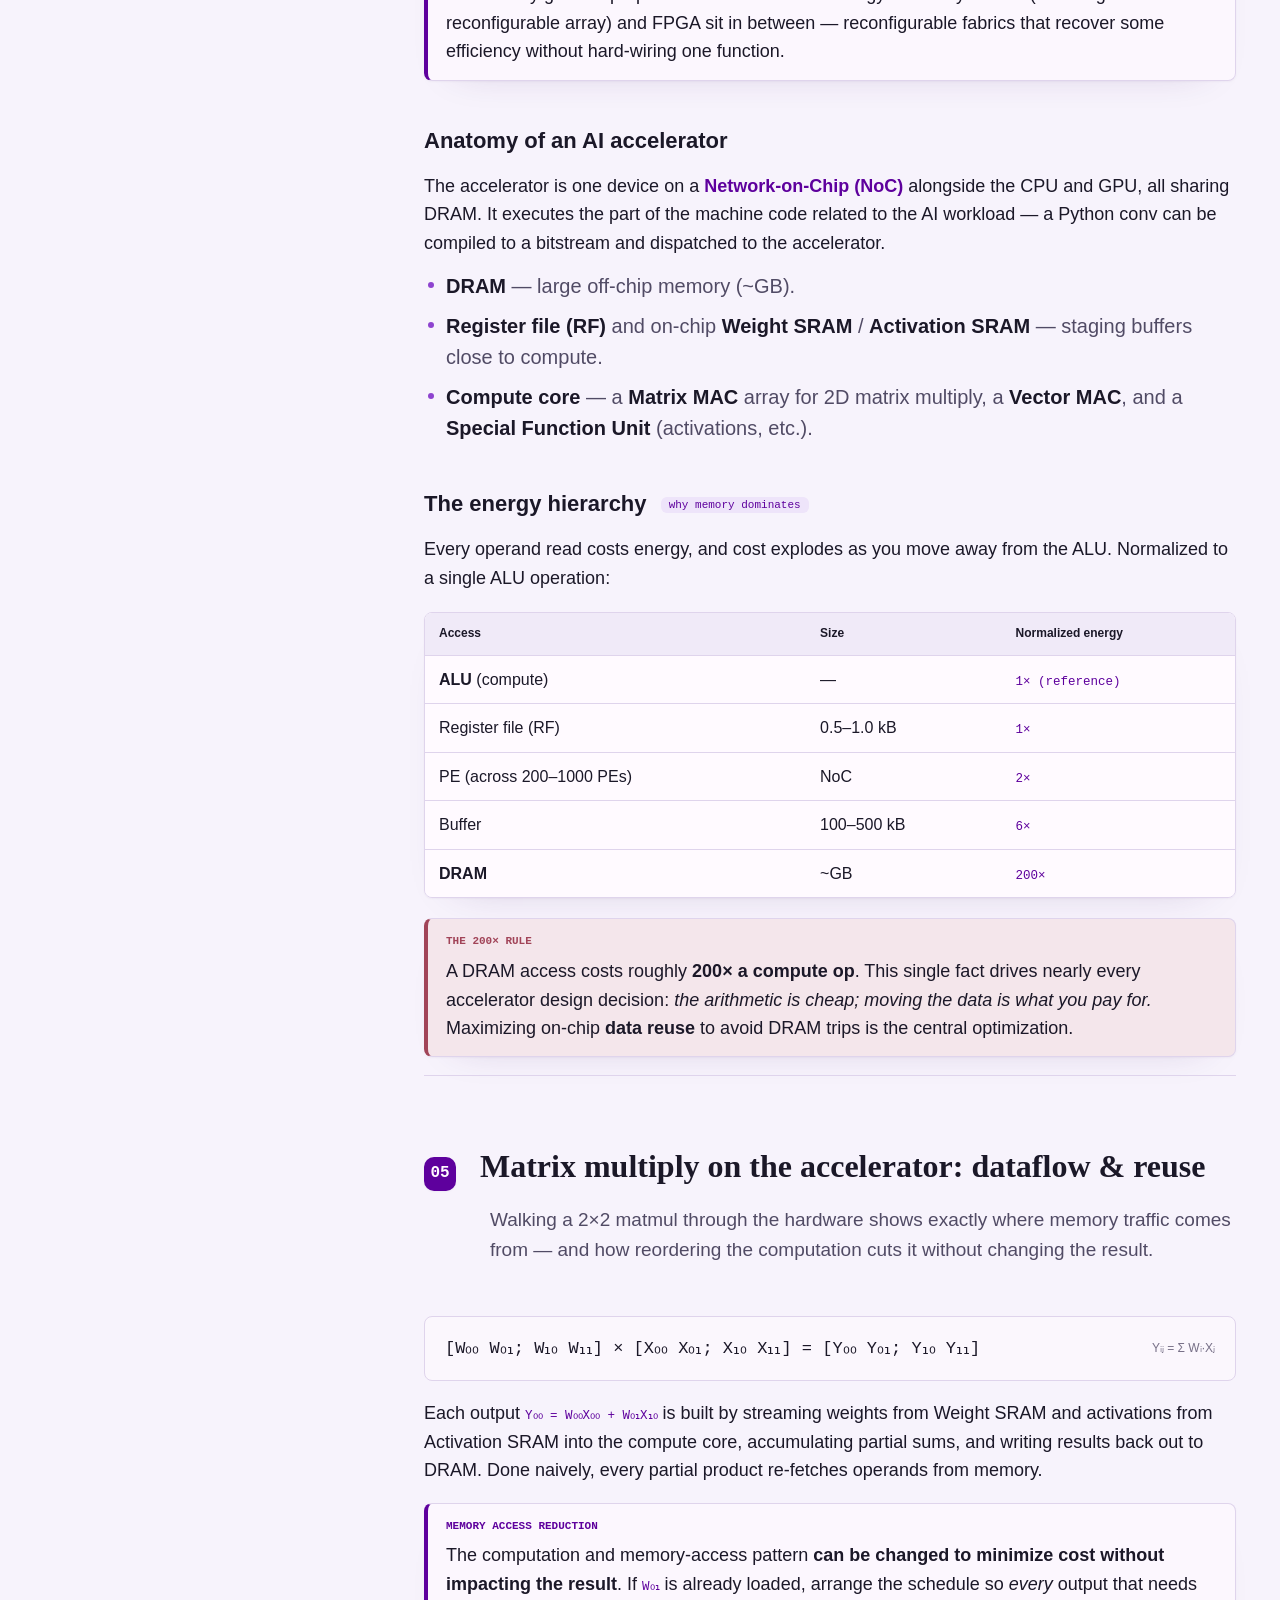
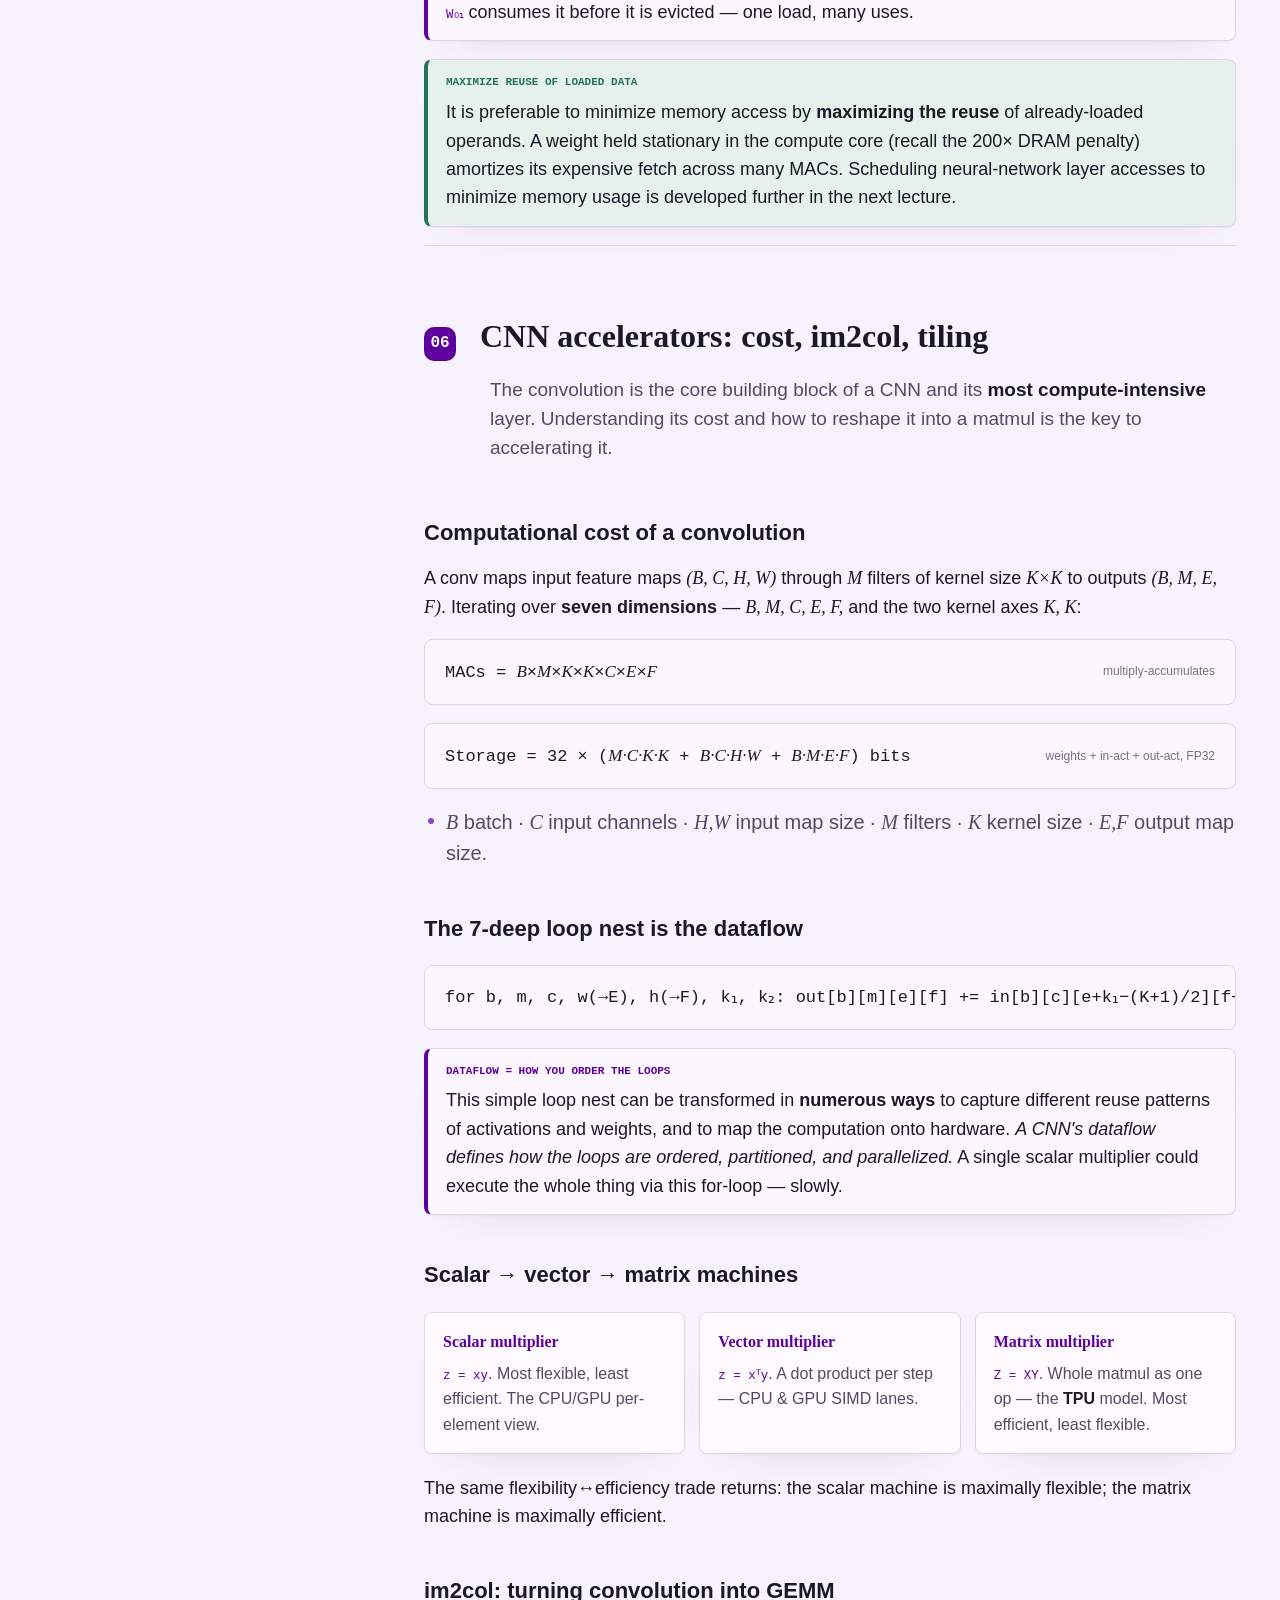
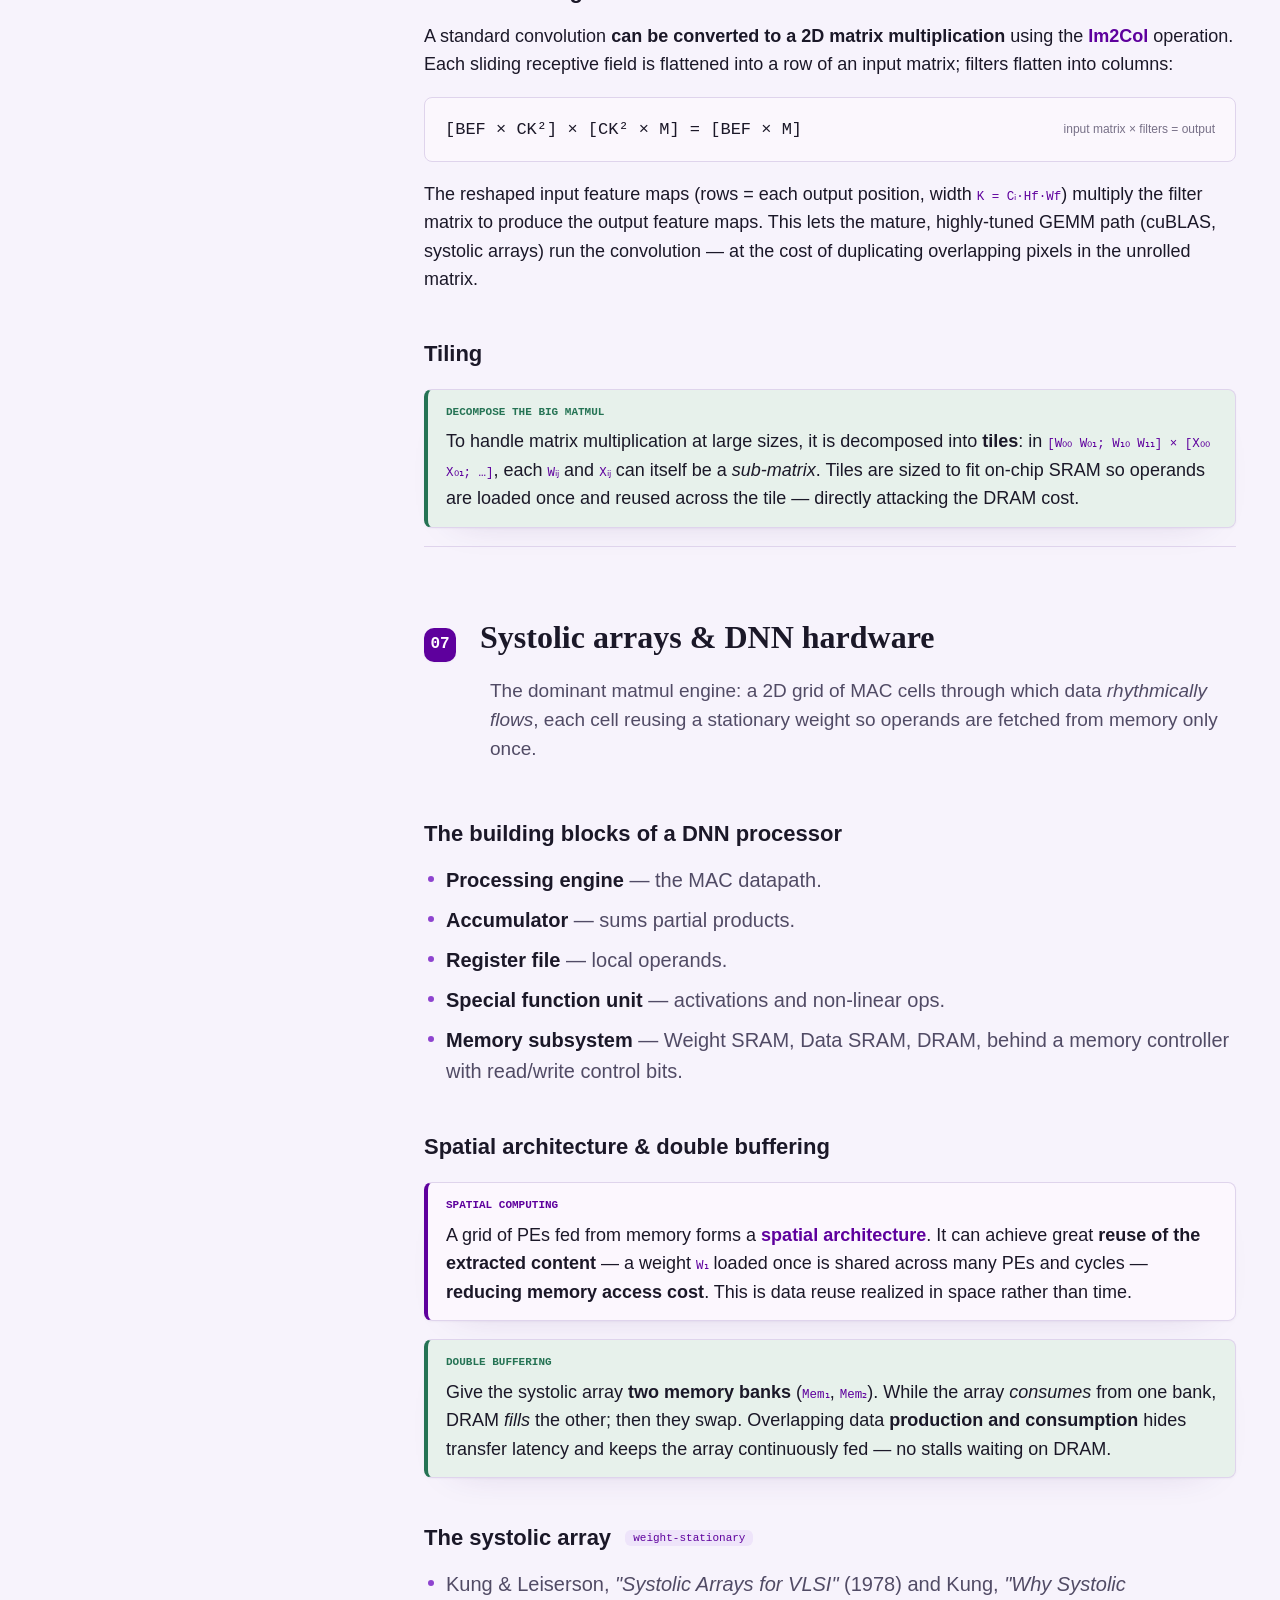
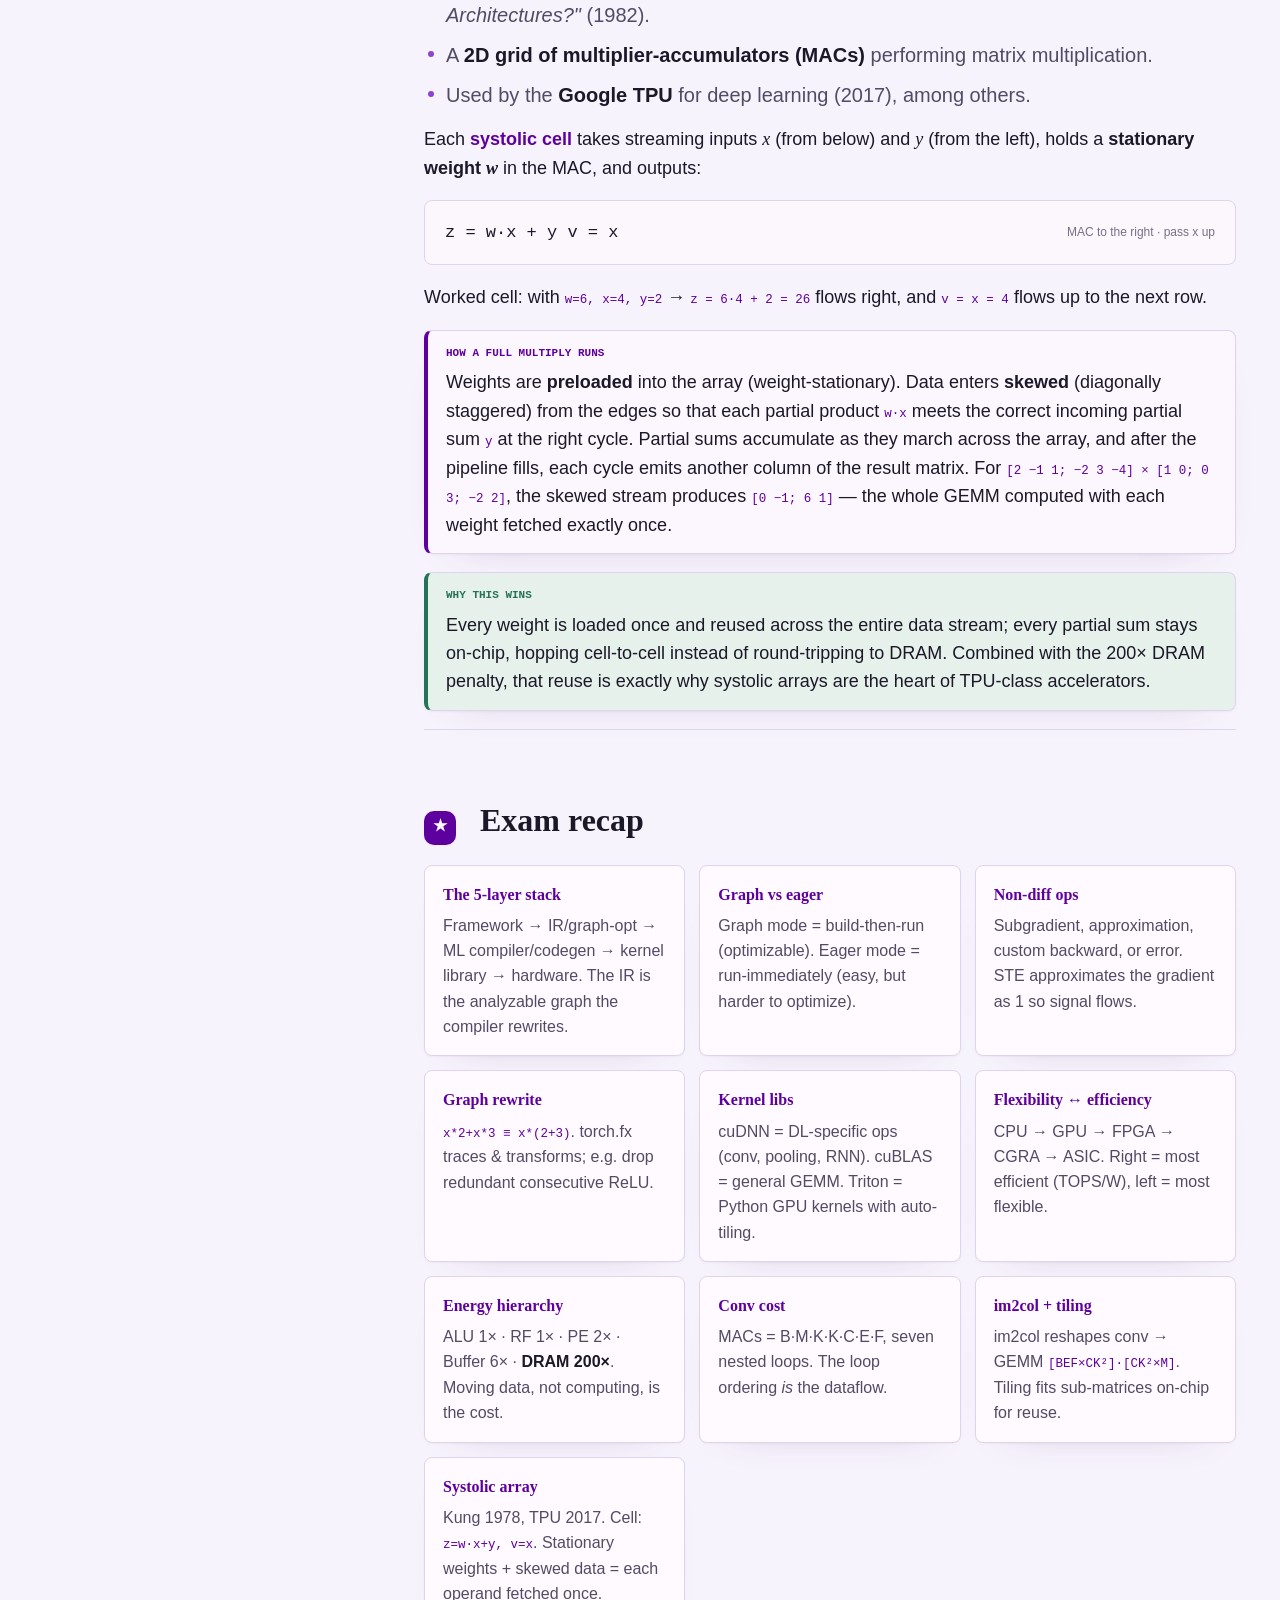
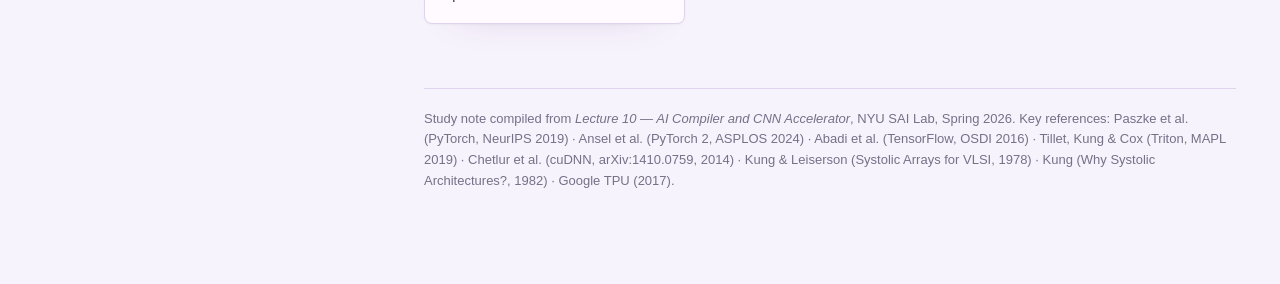
<file: lecture-10.html>
<!doctype html>
<html lang="en">
<head>
<meta charset="utf-8">
<meta name="viewport" content="width=device-width, initial-scale=1">
<title>Lecture 10: AI Compiler &amp; CNN Accelerator — Study Note</title>
<link rel="stylesheet" href="style.css?v=20260716-font">
</head>
<body>
<div class="wrap">
  <nav class="toc">
    <a class="home" href="index.html">← All lectures</a>
    <div class="brand">10 · AI Compiler &amp; CNN Accel</div>
    <a href="#stack"><span class="n">01</span>The compiler stack</a>
    <a href="#frameworks"><span class="n">02</span>Frameworks &amp; autograd</a>
    <a class="sub" href="#frameworks">Graph vs eager</a>
    <a class="sub" href="#frameworks">Non-differentiable ops</a>
    <a href="#graphopt"><span class="n">03</span>Graph optimization &amp; kernels</a>
    <a class="sub" href="#graphopt">torch.fx · Triton</a>
    <a class="sub" href="#graphopt">cuDNN · cuBLAS</a>
    <a href="#accel"><span class="n">04</span>AI accelerators</a>
    <a class="sub" href="#accel">CPU→GPU→FPGA→ASIC</a>
    <a class="sub" href="#accel">Energy hierarchy</a>
    <a href="#matmul"><span class="n">05</span>Dataflow &amp; data reuse</a>
    <a href="#cnn"><span class="n">06</span>CNN accelerators</a>
    <a class="sub" href="#cnn">Cost · im2col · tiling</a>
    <a href="#systolic"><span class="n">07</span>Systolic arrays</a>
    <a href="#recap"><span class="n">★</span>Exam recap</a>
  </nav>

  <main>
    <header class="mast">
      <p class="eyebrow">Lecture 10 · Study Note</p>
      <h1>AI Compilers &amp; the CNN Accelerator</h1>
      <p class="sub">Two halves of the same story: the <strong>software</strong> path that lowers a Python model into optimized device code, and the <strong>hardware</strong> path — MAC arrays, memory hierarchies, and systolic arrays — that runs it while paying as little for memory as possible.</p>
      <div class="meta-row">
        <span class="chip">NYU SAI Lab</span>
        <span class="chip">Spring 2026</span>
        <span class="chip">Compiler · IR · fusion</span>
        <span class="chip">MAC · dataflow · reuse</span>
        <span class="chip">systolic array · TPU</span>
      </div>
    </header>

    <section id="stack">
      <div class="sec-head"><span class="num">01</span><h2>The ML software–compiler stack</h2></div>
      <p class="lede">A model written in Python does not run on silicon directly. It is lowered through <strong>five layers</strong>, each converting a higher-level description into something closer to the metal.</p>

      <div class="tbl-scroll"><table>
        <thead><tr><th>Layer</th><th>Examples</th><th>Job</th></tr></thead>
        <tbody>
          <tr><td><strong>ML Frameworks</strong></td><td><span class="mono">PyTorch, TensorFlow, Chainer, Caffe, Theano</span></td><td>High-level interfaces where models are defined, trained, and debugged.</td></tr>
          <tr><td><strong>IR &amp; Graph Optimization</strong></td><td><span class="mono">TorchDynamo, FX, ONNX</span></td><td>Converts model definitions into an analyzable <em class="term">graph IR</em> for optimization.</td></tr>
          <tr><td><strong>ML Compiler / Code Gen</strong></td><td><span class="mono">TVM, Triton, ONNX</span></td><td>Translates the IR into optimized <strong>kernels</strong> and executable code for a specific device.</td></tr>
          <tr><td><strong>Kernel Library</strong></td><td><span class="mono">cuDNN, cuBLAS, CUTLASS</span></td><td>Executes optimized kernels, manages device memory, provides primitives.</td></tr>
          <tr><td><strong>Hardware Backend</strong></td><td><span class="mono">CPU, GPU, AI Accelerator</span></td><td>The physical devices that execute the compiled, optimized model.</td></tr>
        </tbody>
      </table></div>
      <div class="call key"><span class="k">Why an IR at all</span><p>The framework layer is optimized for <strong>human ergonomics</strong>; hardware wants <strong>regular, analyzable</strong> computation. The IR is the middle ground — a graph the compiler can rewrite, fuse, and re-order before any code is generated. The rest of the lecture is really about the two ends of this stack: the graph on top and the accelerator on the bottom.</p></div>
    </section>

    <hr class="rule">

    <section id="frameworks">
      <div class="sec-head"><span class="num">02</span><h2>Frameworks &amp; automatic differentiation</h2></div>
      <p class="lede">Frameworks split into two execution philosophies, and the choice ripples all the way down to how easy graph optimization becomes.</p>

      <h3>Graph mode vs eager mode</h3>
      <div class="cards">
        <div class="card"><p class="q">Graph mode</p><p>Expose a graph-building API: the user <strong>first constructs</strong> a computation graph, then later <strong>executes</strong> it. Theano, Caffe, early TensorFlow.</p></div>
        <div class="card"><p class="q">Eager mode</p><p>Operations execute <strong>immediately</strong> as they are called in Python, rather than being added to a static graph. PyTorch, Chainer, TensorFlow&nbsp;2.</p></div>
      </div>
      <div class="call warn"><span class="k">The trade-off</span><p>Eager mode is easy to write and debug, but the downside is that it makes graph-level optimization <strong>harder for the compiler</strong> — there is no static graph sitting around to rewrite. Graph mode is the opposite: harder to author, but the whole computation is visible up front.</p></div>

      <h3>PyTorch: "everything is just a program" <span class="tag">inherits Chainer</span></h3>
      <ul class="clean">
        <li>The DNN model is <em>programmed</em>: the API lets the user freely select the layer configuration (<span class="mono">nn.Module</span>, <span class="mono">forward()</span>).</li>
        <li>This philosophy is not limited to models — it applies to <strong>optimizers and data loaders</strong> as well.</li>
        <li>Bidirectional exchange with external libraries: convert between NumPy arrays and tensors via <span class="mono">torch.from_numpy()</span> and <span class="mono">.numpy()</span>.</li>
        <li>Ships an <em class="term">automatic differentiation</em> engine that performs the gradient computation for you.</li>
      </ul>
      <div class="formula"><span class="eq">x = torch.tensor(2.0, requires_grad=True);  y = x*2 + x*3</span><span class="lbl">y.backward() → x.grad</span></div>
      <p>Autograd records a graph: <span class="mono">y = (2x) + (3x)</span>, each product a node. Calling <span class="mono">y.backward()</span> walks it in reverse and deposits the gradient in <span class="mono">x.grad</span>.</p>

      <h3>Control flow vs data flow</h3>
      <div class="call key"><span class="k">A strict separation</span><p>PyTorch keeps <strong>control flow</strong> (branches, loops) apart from <strong>data flow</strong> (tensors and their ops). Control flow is resolved by Python + optimized C++ on the <strong>host CPU</strong>, producing a <em>linear sequence of operator invocations</em> on the device. Operators then run on CPU or GPU. Memory is first allocated on the CPU, which manages the allocation and mapping onto the GPU.</p></div>

      <h3>What if the function isn't differentiable?</h3>
      <p>Autograd needs a gradient. When the op has none (e.g. a hard threshold), the options are:</p>
      <ul class="clean">
        <li><strong>Subgradients / piecewise derivatives</strong> — e.g. <span class="mono">y = |x|</span> at <span class="mono">x=0</span> yields <span class="mono">x.grad = 0</span>.</li>
        <li><strong>Approximation gradients</strong> — substitute a smooth surrogate.</li>
        <li><strong>Customized gradient definition</strong> — write your own backward.</li>
        <li><strong>Compilation error</strong> — if none is provided, autograd cannot proceed.</li>
      </ul>
      <div class="call good"><span class="k">Straight-Through Estimator (STE)</span><p>For a binary step <span class="mono">y = (x &gt; 0).float()</span> the true gradient is 0 almost everywhere — useless. STE <strong>approximates the gradient as 1</strong> (passes it straight through), so training signal still flows. In a custom <span class="mono">torch.autograd.Function</span>, the backward returns a surrogate such as <span class="mono">grad_output * (|x| ≤ 1)</span>.</p></div>

      <h3>TensorFlow: the static-graph counterpoint</h3>
      <ul class="clean">
        <li>Open-source framework by Google (2015); supports CPU, GPU, and <strong>TPU</strong> acceleration across CNNs, RNNs, Transformers, RL, and scientific computing.</li>
        <li>Builds a <strong>static computation graph</strong> (predefined dataflow): <em>nodes = operations</em>, <em>edges = data (tensors)</em>.</li>
        <li>Because the whole graph is known, it is <strong>optimizable and deployable</strong> across hardware, and enables <strong>parallelism</strong> and <strong>graph-level optimizations</strong>.</li>
      </ul>
      <div class="formula"><span class="eq">z = x * y  →  Tensor("mul:0", shape=(), dtype=float32)</span><span class="lbl">nothing runs — graph only</span></div>
      <p>In TF1 <span class="mono">z</span> is just a graph node until <span class="mono">sess.run(z)</span> materializes it (<span class="mono">12.0</span>). In TF2's eager mode the same line executes immediately and prints <span class="mono">tf.Tensor(12.0, …)</span>.</p>
    </section>

    <hr class="rule">

    <section id="graphopt">
      <div class="sec-head"><span class="num">03</span><h2>Graph-level optimization &amp; kernels</h2></div>
      <p class="lede">Once the computation is a graph, the compiler can rewrite it into a cheaper but numerically equivalent graph — then hand the pieces to hand-tuned kernel libraries.</p>

      <h3>The canonical rewrite</h3>
      <div class="formula"><span class="eq">y = x*2 + x*3   ≡   y = x*(2+3)</span><span class="lbl">2 mults + 1 add → 1 add + 1 mult</span></div>
      <p>The left graph has two multiply nodes feeding an add. The right graph folds <span class="mono">2+3</span> into a constant <span class="mono">5</span> and does a single multiply — same result, fewer operations. This is exactly the kind of rewrite eager mode makes harder, because the graph must be recovered before it can be transformed.</p>

      <h3>torch.fx <span class="tag">capture &amp; transform</span></h3>
      <p><span class="mono">torch.fx.symbolic_trace(model)</span> captures the <span class="mono">forward()</span> as an explicit graph of nodes — <span class="mono">placeholder</span>, <span class="mono">call_module</span>, <span class="mono">call_function</span> — that you can inspect and rewrite:</p>
      <div class="formula"><span class="eq">%relu_1 = call_function[target=relu](args=(%fc1,))  →  %relu_2 = call_function[target=relu](args=(%relu_1,))</span><span class="lbl">two ReLUs in a row = redundant</span></div>
      <div class="call good"><span class="k">Concrete pass: remove redundant ReLU</span><p>Walk <span class="mono">gm.graph.nodes</span>; when a <span class="mono">call_function</span> node is <span class="mono">relu</span> and the previous op was also <span class="mono">relu</span>, <strong>skip it</strong> (<span class="mono">continue</span>), copying every other node into a new graph. Wrapping the result in <span class="mono">torch.fx.GraphModule</span> yields an optimized model. torch.fx gives the flexibility to <em>modify and transform the computation graph</em>, enabling performance and efficiency improvements.</p></div>

      <h3>Triton <span class="tag">Python that compiles to GPU</span></h3>
      <ul class="clean">
        <li>Open-source compiler and language (originally Harvard/OpenAI, now integrated into PyTorch). Writing efficient GPU kernels in raw CUDA is complex and error-prone.</li>
        <li>Lets you write custom GPU kernels <strong>in Python</strong> and reach <strong>CUDA-level performance</strong> with far simpler code — researchers often need <em>custom fused kernels</em> beyond what cuDNN/cuBLAS offer.</li>
        <li><strong>Automatic tiling &amp; vectorization</strong> for performance portability, and <strong>fusion-friendly</strong>: integrates with PyTorch's graph optimizers.</li>
        <li>A <span class="mono">@triton.jit</span> matmul kernel uses <span class="mono">tl.program_id</span>, <span class="mono">tl.arange</span>, <span class="mono">tl.load</span>, <span class="mono">tl.dot</span>, <span class="mono">tl.store</span> — Python-like syntax with compiler-grade optimization.</li>
      </ul>

      <h3>Kernel libraries: cuDNN, cuBLAS, CUTLASS</h3>
      <div class="tbl-scroll"><table>
        <thead><tr><th>Library</th><th>Specializes in</th><th>Notes</th></tr></thead>
        <tbody>
          <tr><td><strong>cuDNN</strong></td><td>Deep-learning-specific ops: convolutions, pooling, normalization, activations (ReLU/tanh/sigmoid), RNN/LSTM</td><td>Auto-used by TF, PyTorch, JAX. Enables Tensor Cores, mixed precision, and algorithm autotuning.</td></tr>
          <tr><td><strong>cuBLAS</strong></td><td>General linear algebra: matrix–matrix / matrix–vector (<span class="mono">GEMM</span>), scaling, dot products</td><td>Underpins dense layers &amp; attention. Supports <strong>FP16 / BF16</strong> on modern GPUs.</td></tr>
          <tr><td><strong>CUTLASS</strong></td><td>Composable templates for building custom GEMM/conv kernels</td><td>Sits alongside cuBLAS in the kernel-library layer.</td></tr>
        </tbody>
      </table></div>
      <div class="call key"><span class="k">The division of labor</span><p><strong>cuDNN accelerates deep-learning-specific ops; cuBLAS accelerates general linear algebra.</strong> Both are critical layers of the GPU software stack that make frameworks like TensorFlow and PyTorch fast.</p></div>
    </section>

    <hr class="rule">

    <section id="accel">
      <div class="sec-head"><span class="num">04</span><h2>AI accelerators: the hardware landscape</h2></div>
      <p class="lede">GPUs win on throughput but are general-purpose and power-hungry. Specializing the silicon trades flexibility for energy efficiency — that trade is the whole design space.</p>

      <h3>Why not just use CPUs and GPUs?</h3>
      <ul class="clean">
        <li><strong>GPU &gt; CPU</strong> for both training and inference throughput — it leverages a highly parallel architecture and reaches <strong>10×–20× higher throughput</strong> than a CPU.</li>
        <li>But GPUs are <strong>general purpose</strong>, have <strong>high power consumption and latency</strong>, and <strong>do not support sophisticated pruning and quantization</strong> algorithms in hardware.</li>
        <li><strong>ASIC</strong> implementations accelerate inference: Google TPU, Apple Neural Engine, Cerebras AI chip.</li>
        <li><strong>FPGA</strong> accelerators offer good programmability &amp; flexibility, short development cycles, and serve as a <em>benchmark before committing to an ASIC</em> (e.g. Xilinx Alveo card).</li>
      </ul>

      <h3>The flexibility ↔ efficiency spectrum</h3>
      <div class="spectrum" aria-hidden="true">
        <div class="bar"><span style="background:var(--accent)"></span><span style="background:var(--accent-2);opacity:.78"></span><span style="background:var(--accent-2);opacity:.55"></span><span style="background:var(--accent-2);opacity:.35"></span><span style="background:#b8b8b8"></span></div>
        <div class="labels"><div><b>ASIC</b>TOPS/W</div><div><b>CGRA</b></div><div><b>FPGA</b></div><div><b>GPU</b></div><div><b>CPU</b>MOPS/W · most flexible</div></div>
      </div>
      <div class="call key"><span class="k">Read the spectrum</span><p><strong>ASIC</strong> offers the highest energy efficiency (TOPS/W) but is only suitable for specific applications. <strong>CPU</strong> is fully general-purpose but has the lowest energy efficiency. CGRA (coarse-grained reconfigurable array) and FPGA sit in between — reconfigurable fabrics that recover some efficiency without hard-wiring one function.</p></div>

      <h3>Anatomy of an AI accelerator</h3>
      <p>The accelerator is one device on a <em class="term">Network-on-Chip (NoC)</em> alongside the CPU and GPU, all sharing DRAM. It executes the part of the machine code related to the AI workload — a Python conv can be compiled to a bitstream and dispatched to the accelerator.</p>
      <ul class="clean">
        <li><strong>DRAM</strong> — large off-chip memory (~GB).</li>
        <li><strong>Register file (RF)</strong> and on-chip <strong>Weight SRAM</strong> / <strong>Activation SRAM</strong> — staging buffers close to compute.</li>
        <li><strong>Compute core</strong> — a <strong>Matrix MAC</strong> array for 2D matrix multiply, a <strong>Vector MAC</strong>, and a <strong>Special Function Unit</strong> (activations, etc.).</li>
      </ul>

      <h3>The energy hierarchy <span class="tag">why memory dominates</span></h3>
      <p>Every operand read costs energy, and cost explodes as you move away from the ALU. Normalized to a single ALU operation:</p>
      <div class="tbl-scroll"><table>
        <thead><tr><th>Access</th><th>Size</th><th>Normalized energy</th></tr></thead>
        <tbody>
          <tr><td><strong>ALU</strong> (compute)</td><td>—</td><td><span class="mono">1× (reference)</span></td></tr>
          <tr><td>Register file (RF)</td><td>0.5–1.0 kB</td><td><span class="mono">1×</span></td></tr>
          <tr><td>PE (across 200–1000 PEs)</td><td>NoC</td><td><span class="mono">2×</span></td></tr>
          <tr><td>Buffer</td><td>100–500 kB</td><td><span class="mono">6×</span></td></tr>
          <tr><td><strong>DRAM</strong></td><td>~GB</td><td><span class="mono">200×</span></td></tr>
        </tbody>
      </table></div>
      <div class="call bad"><span class="k">The 200× rule</span><p>A DRAM access costs roughly <strong>200× a compute op</strong>. This single fact drives nearly every accelerator design decision: <em>the arithmetic is cheap; moving the data is what you pay for.</em> Maximizing on-chip <strong>data reuse</strong> to avoid DRAM trips is the central optimization.</p></div>
    </section>

    <hr class="rule">

    <section id="matmul">
      <div class="sec-head"><span class="num">05</span><h2>Matrix multiply on the accelerator: dataflow &amp; reuse</h2></div>
      <p class="lede">Walking a 2×2 matmul through the hardware shows exactly where memory traffic comes from — and how reordering the computation cuts it without changing the result.</p>

      <div class="formula"><span class="eq">[W₀₀ W₀₁; W₁₀ W₁₁] × [X₀₀ X₀₁; X₁₀ X₁₁] = [Y₀₀ Y₀₁; Y₁₀ Y₁₁]</span><span class="lbl">Yᵢⱼ = Σ Wᵢ·Xⱼ</span></div>
      <p>Each output <span class="mono">Y₀₀ = W₀₀X₀₀ + W₀₁X₁₀</span> is built by streaming weights from Weight SRAM and activations from Activation SRAM into the compute core, accumulating partial sums, and writing results back out to DRAM. Done naively, every partial product re-fetches operands from memory.</p>

      <div class="call key"><span class="k">Memory access reduction</span><p>The computation and memory-access pattern <strong>can be changed to minimize cost without impacting the result</strong>. If <span class="mono">W₀₁</span> is already loaded, arrange the schedule so <em>every</em> output that needs <span class="mono">W₀₁</span> consumes it before it is evicted — one load, many uses.</p></div>
      <div class="call good"><span class="k">Maximize reuse of loaded data</span><p>It is preferable to minimize memory access by <strong>maximizing the reuse</strong> of already-loaded operands. A weight held stationary in the compute core (recall the 200× DRAM penalty) amortizes its expensive fetch across many MACs. Scheduling neural-network layer accesses to minimize memory usage is developed further in the next lecture.</p></div>
    </section>

    <hr class="rule">

    <section id="cnn">
      <div class="sec-head"><span class="num">06</span><h2>CNN accelerators: cost, im2col, tiling</h2></div>
      <p class="lede">The convolution is the core building block of a CNN and its <strong>most compute-intensive</strong> layer. Understanding its cost and how to reshape it into a matmul is the key to accelerating it.</p>

      <h3>Computational cost of a convolution</h3>
      <p>A conv maps input feature maps <var>(B, C, H, W)</var> through <var>M</var> filters of kernel size <var>K×K</var> to outputs <var>(B, M, E, F)</var>. Iterating over <strong>seven dimensions</strong> — <var>B, M, C, E, F,</var> and the two kernel axes <var>K, K</var>:</p>
      <div class="formula"><span class="eq">MACs = <var>B</var>×<var>M</var>×<var>K</var>×<var>K</var>×<var>C</var>×<var>E</var>×<var>F</var></span><span class="lbl">multiply-accumulates</span></div>
      <div class="formula"><span class="eq">Storage = 32 × (<var>M·C·K·K</var> + <var>B·C·H·W</var> + <var>B·M·E·F</var>) bits</span><span class="lbl">weights + in-act + out-act, FP32</span></div>
      <ul class="clean">
        <li><var>B</var> batch · <var>C</var> input channels · <var>H,W</var> input map size · <var>M</var> filters · <var>K</var> kernel size · <var>E,F</var> output map size.</li>
      </ul>

      <h3>The 7-deep loop nest is the dataflow</h3>
      <div class="formula"><span class="eq">for b, m, c, w(→E), h(→F), k₁, k₂:  out[b][m][e][f] += in[b][c][e+k₁−(K+1)/2][f+k₂−(K+1)/2] · filter[m][c][k₁][k₂]</span><span class="lbl">the whole convolution</span></div>
      <div class="call key"><span class="k">Dataflow = how you order the loops</span><p>This simple loop nest can be transformed in <strong>numerous ways</strong> to capture different reuse patterns of activations and weights, and to map the computation onto hardware. <em>A CNN's dataflow defines how the loops are ordered, partitioned, and parallelized.</em> A single scalar multiplier could execute the whole thing via this for-loop — slowly.</p></div>

      <h3>Scalar → vector → matrix machines</h3>
      <div class="cards">
        <div class="card"><p class="q">Scalar multiplier</p><p><span class="mono">z = xy</span>. Most flexible, least efficient. The CPU/GPU per-element view.</p></div>
        <div class="card"><p class="q">Vector multiplier</p><p><span class="mono">z = xᵀy</span>. A dot product per step — CPU &amp; GPU SIMD lanes.</p></div>
        <div class="card"><p class="q">Matrix multiplier</p><p><span class="mono">Z = XY</span>. Whole matmul as one op — the <strong>TPU</strong> model. Most efficient, least flexible.</p></div>
      </div>
      <p>The same flexibility↔efficiency trade returns: the scalar machine is maximally flexible; the matrix machine is maximally efficient.</p>

      <h3>im2col: turning convolution into GEMM</h3>
      <p>A standard convolution <strong>can be converted to a 2D matrix multiplication</strong> using the <em class="term">Im2Col</em> operation. Each sliding receptive field is flattened into a row of an input matrix; filters flatten into columns:</p>
      <div class="formula"><span class="eq">[BEF × CK²]  ×  [CK² × M]  =  [BEF × M]</span><span class="lbl">input matrix × filters = output</span></div>
      <p>The reshaped input feature maps (rows = each output position, width <span class="mono">K = Cᵢ·Hf·Wf</span>) multiply the filter matrix to produce the output feature maps. This lets the mature, highly-tuned GEMM path (cuBLAS, systolic arrays) run the convolution — at the cost of duplicating overlapping pixels in the unrolled matrix.</p>

      <h3>Tiling</h3>
      <div class="call good"><span class="k">Decompose the big matmul</span><p>To handle matrix multiplication at large sizes, it is decomposed into <strong>tiles</strong>: in <span class="mono">[W₀₀ W₀₁; W₁₀ W₁₁] × [X₀₀ X₀₁; …]</span>, each <span class="mono">Wᵢⱼ</span> and <span class="mono">Xᵢⱼ</span> can itself be a <em>sub-matrix</em>. Tiles are sized to fit on-chip SRAM so operands are loaded once and reused across the tile — directly attacking the DRAM cost.</p></div>
    </section>

    <hr class="rule">

    <section id="systolic">
      <div class="sec-head"><span class="num">07</span><h2>Systolic arrays &amp; DNN hardware</h2></div>
      <p class="lede">The dominant matmul engine: a 2D grid of MAC cells through which data <em>rhythmically flows</em>, each cell reusing a stationary weight so operands are fetched from memory only once.</p>

      <h3>The building blocks of a DNN processor</h3>
      <ul class="clean">
        <li><strong>Processing engine</strong> — the MAC datapath.</li>
        <li><strong>Accumulator</strong> — sums partial products.</li>
        <li><strong>Register file</strong> — local operands.</li>
        <li><strong>Special function unit</strong> — activations and non-linear ops.</li>
        <li><strong>Memory subsystem</strong> — Weight SRAM, Data SRAM, DRAM, behind a memory controller with read/write control bits.</li>
      </ul>

      <h3>Spatial architecture &amp; double buffering</h3>
      <div class="call key"><span class="k">Spatial computing</span><p>A grid of PEs fed from memory forms a <em class="term">spatial architecture</em>. It can achieve great <strong>reuse of the extracted content</strong> — a weight <span class="mono">W₁</span> loaded once is shared across many PEs and cycles — <strong>reducing memory access cost</strong>. This is data reuse realized in space rather than time.</p></div>
      <div class="call good"><span class="k">Double buffering</span><p>Give the systolic array <strong>two memory banks</strong> (<span class="mono">Mem₁</span>, <span class="mono">Mem₂</span>). While the array <em>consumes</em> from one bank, DRAM <em>fills</em> the other; then they swap. Overlapping data <strong>production and consumption</strong> hides transfer latency and keeps the array continuously fed — no stalls waiting on DRAM.</p></div>

      <h3>The systolic array <span class="tag">weight-stationary</span></h3>
      <ul class="clean">
        <li>Kung &amp; Leiserson, <em>"Systolic Arrays for VLSI"</em> (1978) and Kung, <em>"Why Systolic Architectures?"</em> (1982).</li>
        <li>A <strong>2D grid of multiplier-accumulators (MACs)</strong> performing matrix multiplication.</li>
        <li>Used by the <strong>Google TPU</strong> for deep learning (2017), among others.</li>
      </ul>
      <p>Each <em class="term">systolic cell</em> takes streaming inputs <var>x</var> (from below) and <var>y</var> (from the left), holds a <strong>stationary weight <var>w</var></strong> in the MAC, and outputs:</p>
      <div class="formula"><span class="eq">z = w·x + y      v = x</span><span class="lbl">MAC to the right · pass x up</span></div>
      <p>Worked cell: with <span class="mono">w=6, x=4, y=2</span> → <span class="mono">z = 6·4 + 2 = 26</span> flows right, and <span class="mono">v = x = 4</span> flows up to the next row.</p>

      <div class="call key"><span class="k">How a full multiply runs</span><p>Weights are <strong>preloaded</strong> into the array (weight-stationary). Data enters <strong>skewed</strong> (diagonally staggered) from the edges so that each partial product <span class="mono">w·x</span> meets the correct incoming partial sum <span class="mono">y</span> at the right cycle. Partial sums accumulate as they march across the array, and after the pipeline fills, each cycle emits another column of the result matrix. For <span class="mono">[2 −1 1; −2 3 −4] × [1 0; 0 3; −2 2]</span>, the skewed stream produces <span class="mono">[0 −1; 6 1]</span> — the whole GEMM computed with each weight fetched exactly once.</p></div>
      <div class="call good"><span class="k">Why this wins</span><p>Every weight is loaded once and reused across the entire data stream; every partial sum stays on-chip, hopping cell-to-cell instead of round-tripping to DRAM. Combined with the 200× DRAM penalty, that reuse is exactly why systolic arrays are the heart of TPU-class accelerators.</p></div>
    </section>

    <hr class="rule">

    <section id="recap">
      <div class="sec-head"><span class="num">★</span><h2>Exam recap</h2></div>
      <div class="cards">
        <div class="card"><p class="q">The 5-layer stack</p><p>Framework → IR/graph-opt → ML compiler/codegen → kernel library → hardware. The IR is the analyzable graph the compiler rewrites.</p></div>
        <div class="card"><p class="q">Graph vs eager</p><p>Graph mode = build-then-run (optimizable). Eager mode = run-immediately (easy, but harder to optimize).</p></div>
        <div class="card"><p class="q">Non-diff ops</p><p>Subgradient, approximation, custom backward, or error. STE approximates the gradient as 1 so signal flows.</p></div>
        <div class="card"><p class="q">Graph rewrite</p><p><span class="mono">x*2+x*3 ≡ x*(2+3)</span>. torch.fx traces &amp; transforms; e.g. drop redundant consecutive ReLU.</p></div>
        <div class="card"><p class="q">Kernel libs</p><p>cuDNN = DL-specific ops (conv, pooling, RNN). cuBLAS = general GEMM. Triton = Python GPU kernels with auto-tiling.</p></div>
        <div class="card"><p class="q">Flexibility ↔ efficiency</p><p>CPU → GPU → FPGA → CGRA → ASIC. Right = most efficient (TOPS/W), left = most flexible.</p></div>
        <div class="card"><p class="q">Energy hierarchy</p><p>ALU 1× · RF 1× · PE 2× · Buffer 6× · <strong>DRAM 200×</strong>. Moving data, not computing, is the cost.</p></div>
        <div class="card"><p class="q">Conv cost</p><p>MACs = B·M·K·K·C·E·F, seven nested loops. The loop ordering <em>is</em> the dataflow.</p></div>
        <div class="card"><p class="q">im2col + tiling</p><p>im2col reshapes conv → GEMM <span class="mono">[BEF×CK²]·[CK²×M]</span>. Tiling fits sub-matrices on-chip for reuse.</p></div>
        <div class="card"><p class="q">Systolic array</p><p>Kung 1978, TPU 2017. Cell: <span class="mono">z=w·x+y, v=x</span>. Stationary weights + skewed data = each operand fetched once.</p></div>
      </div>
    </section>

    <footer>
      Study note compiled from <em>Lecture 10 — AI Compiler and CNN Accelerator</em>, NYU SAI Lab, Spring 2026. Key references: Paszke et al. (PyTorch, NeurIPS 2019) · Ansel et al. (PyTorch 2, ASPLOS 2024) · Abadi et al. (TensorFlow, OSDI 2016) · Tillet, Kung &amp; Cox (Triton, MAPL 2019) · Chetlur et al. (cuDNN, arXiv:1410.0759, 2014) · Kung &amp; Leiserson (Systolic Arrays for VLSI, 1978) · Kung (Why Systolic Architectures?, 1982) · Google TPU (2017).
    </footer>
  </main>
</div>
<script src="theme.js"></script>
</body>
</html>
</file>
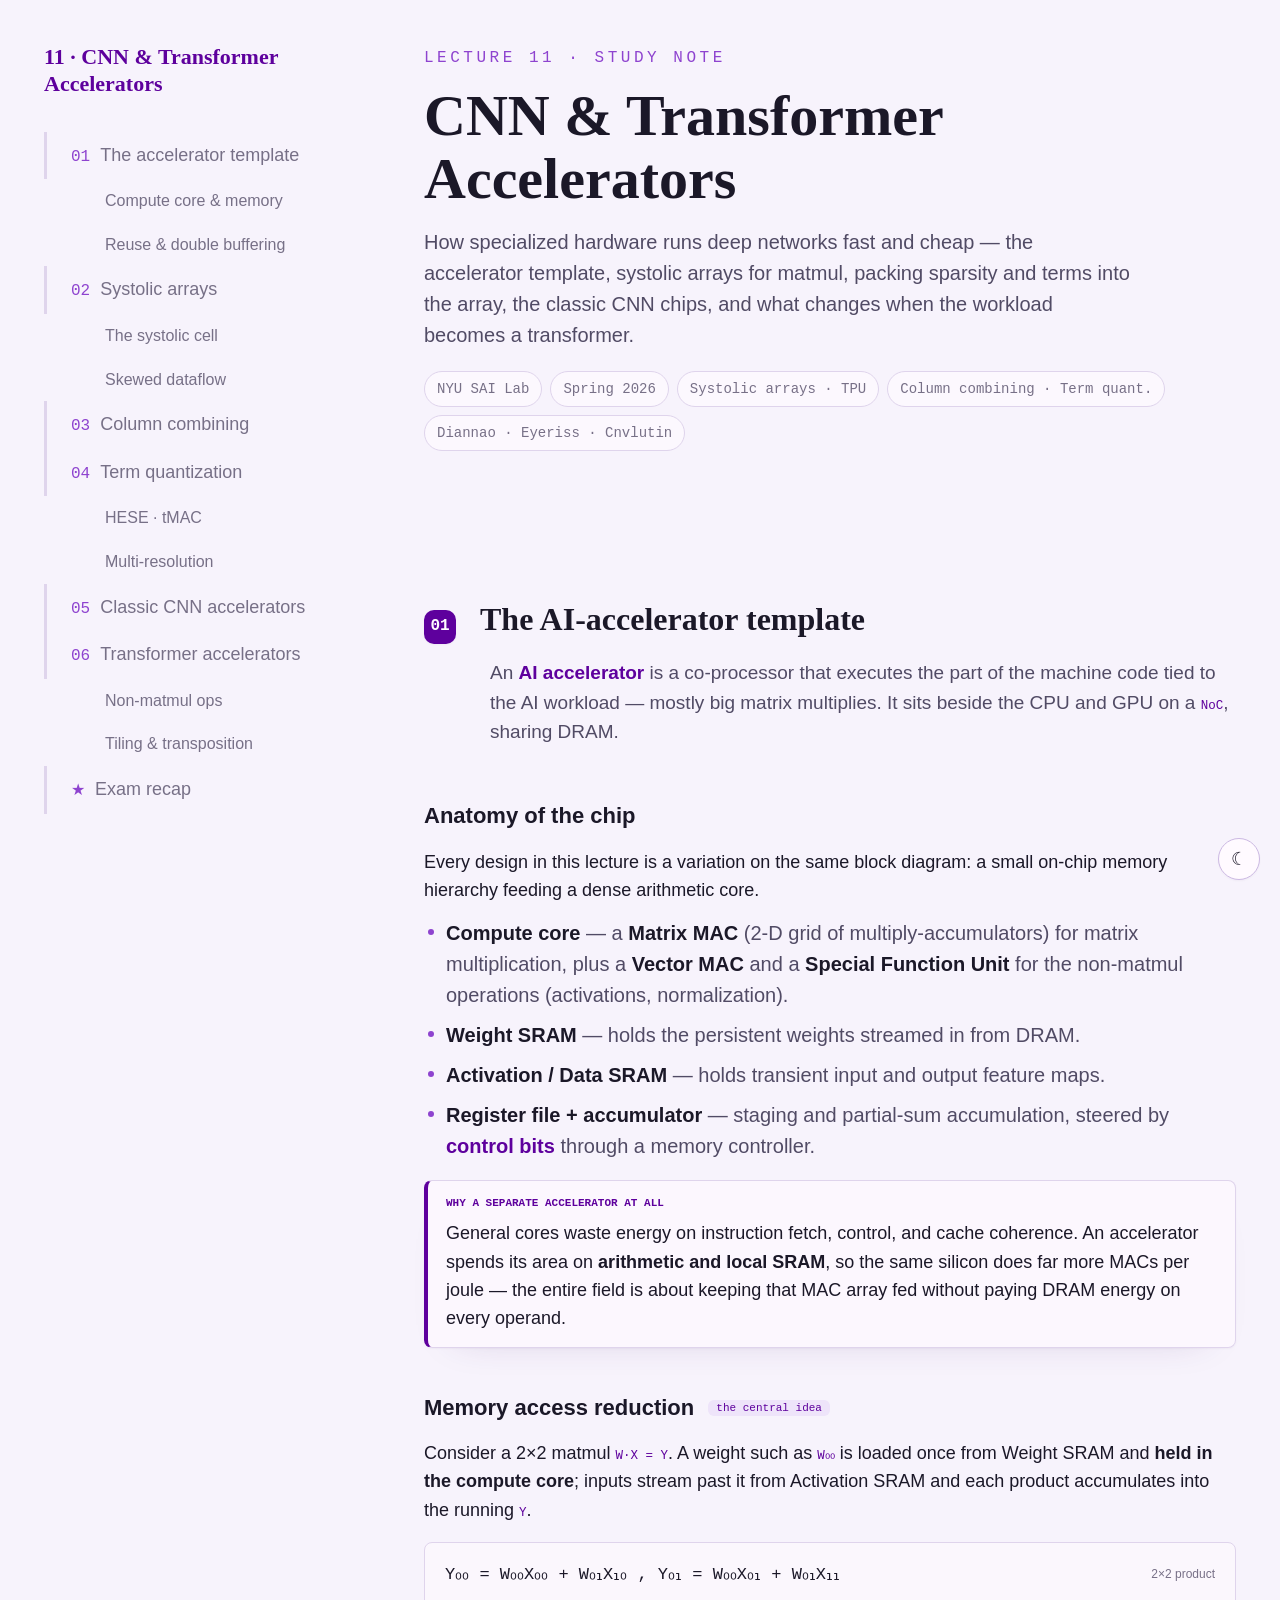
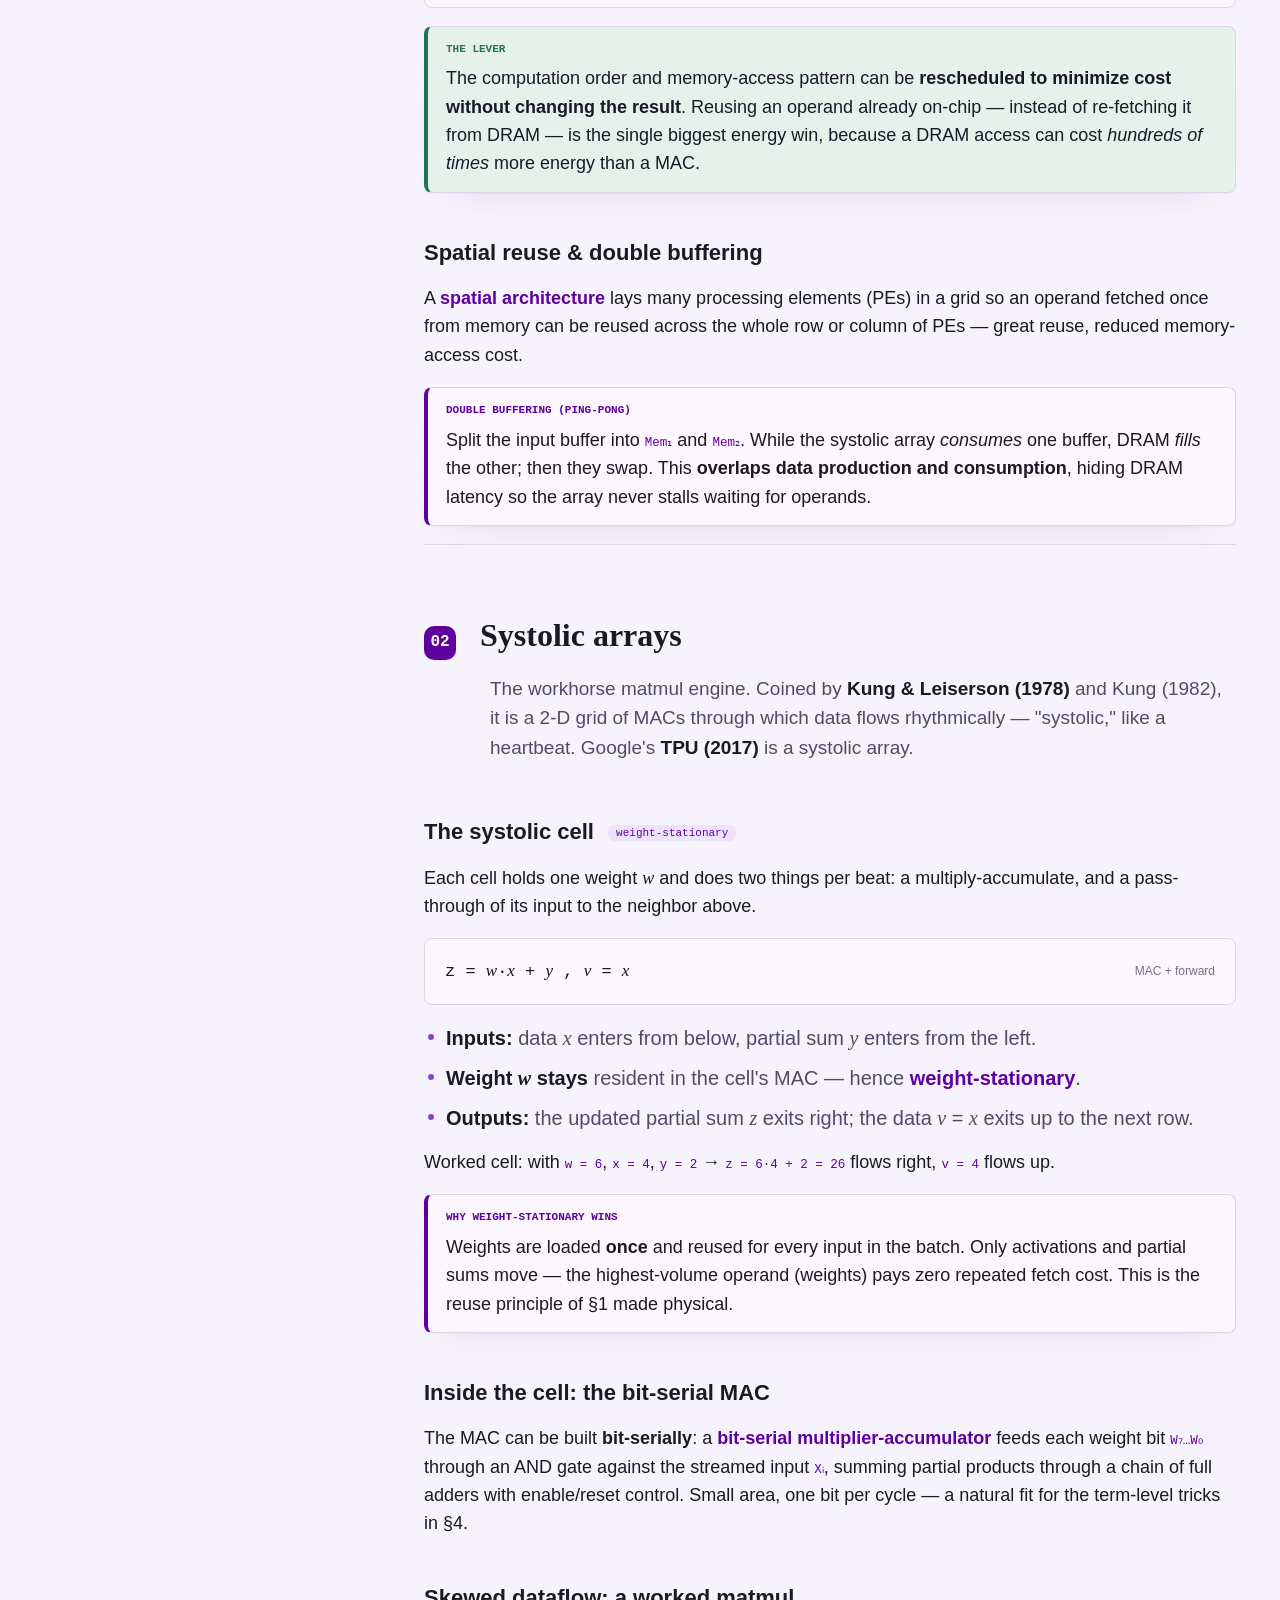
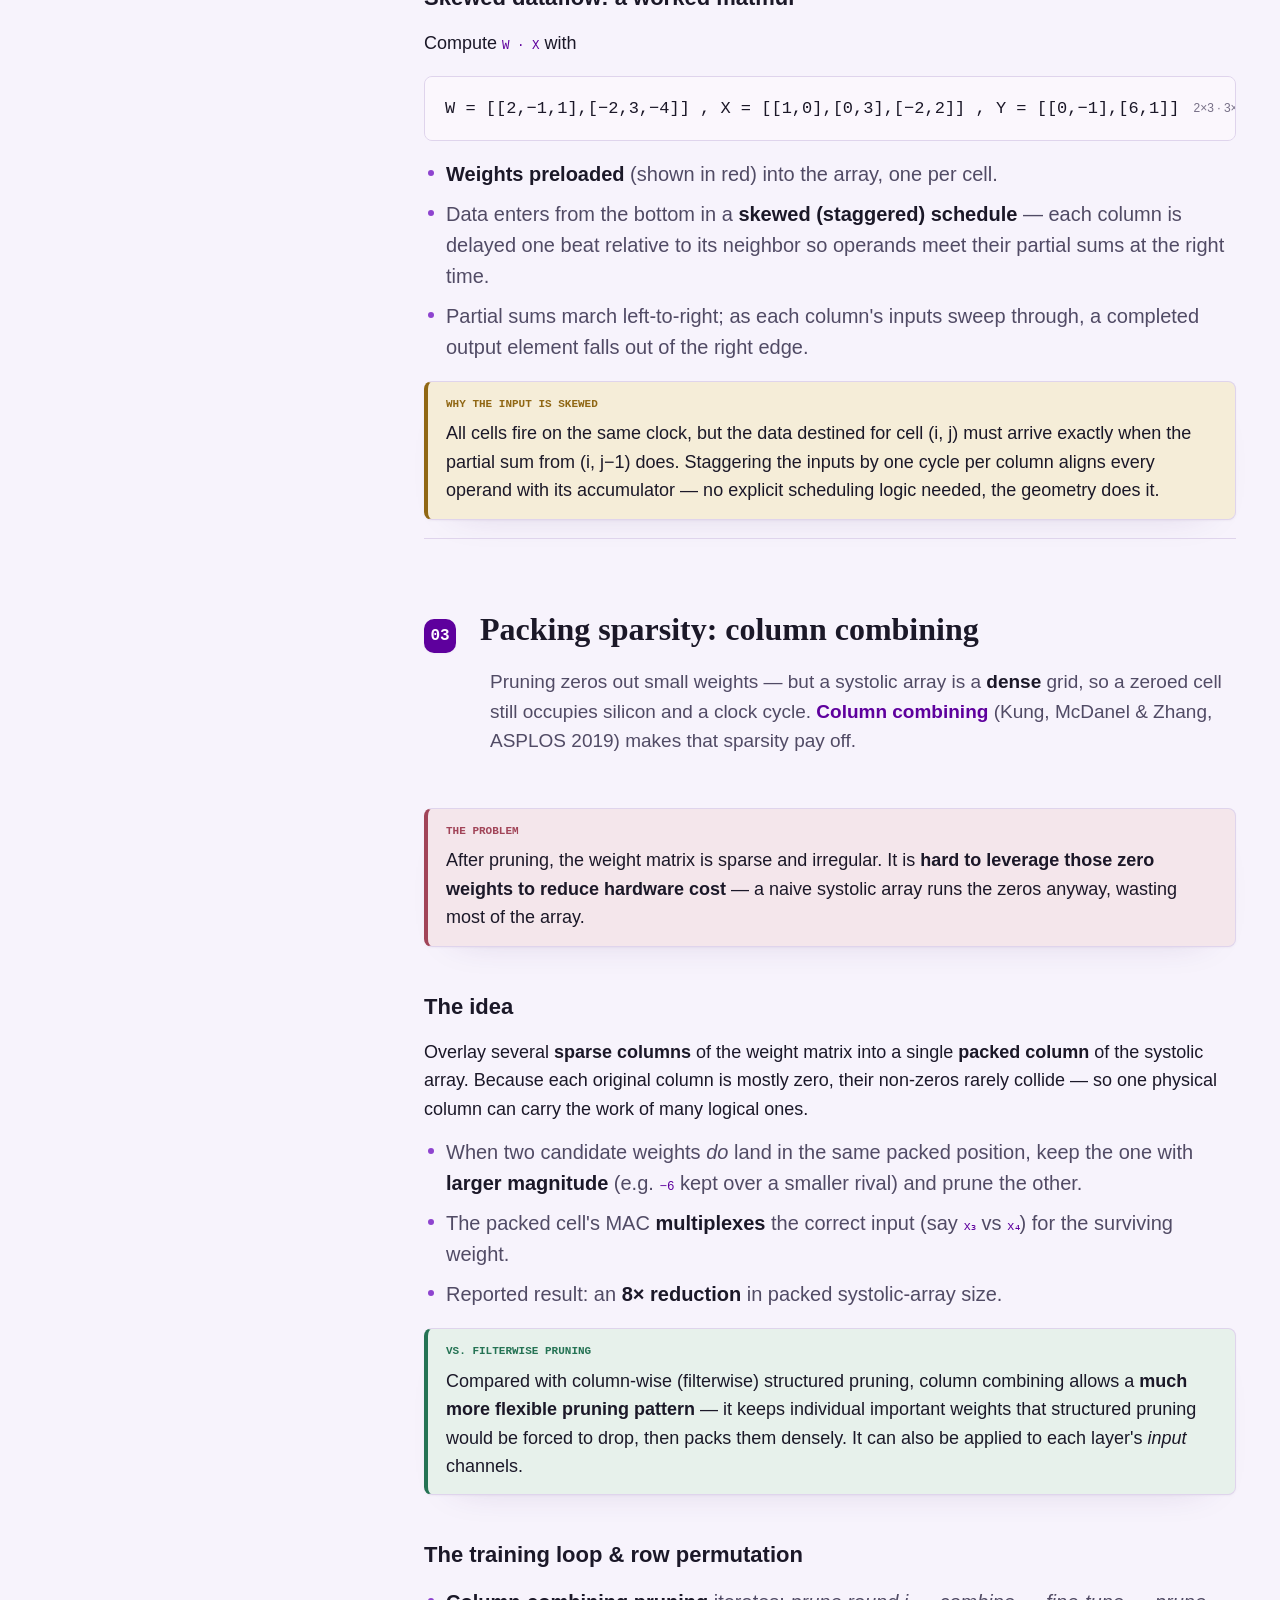
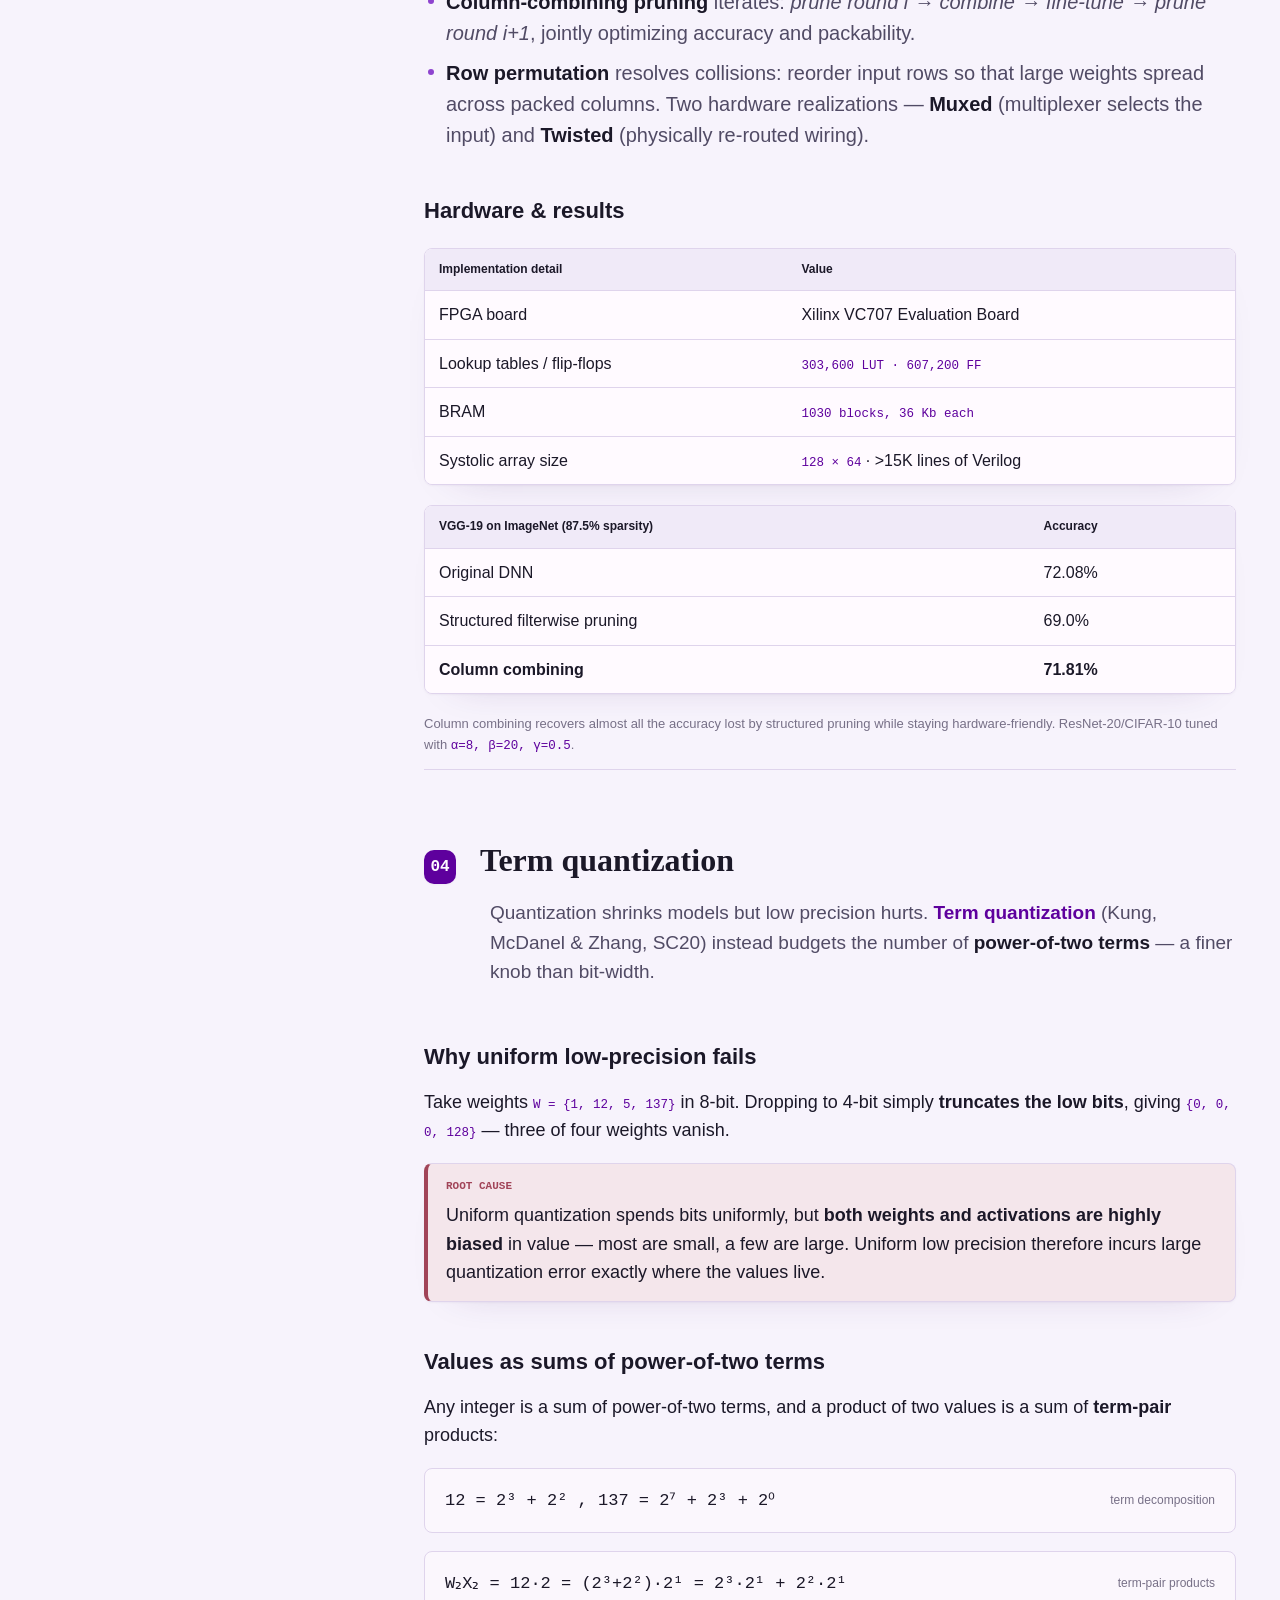
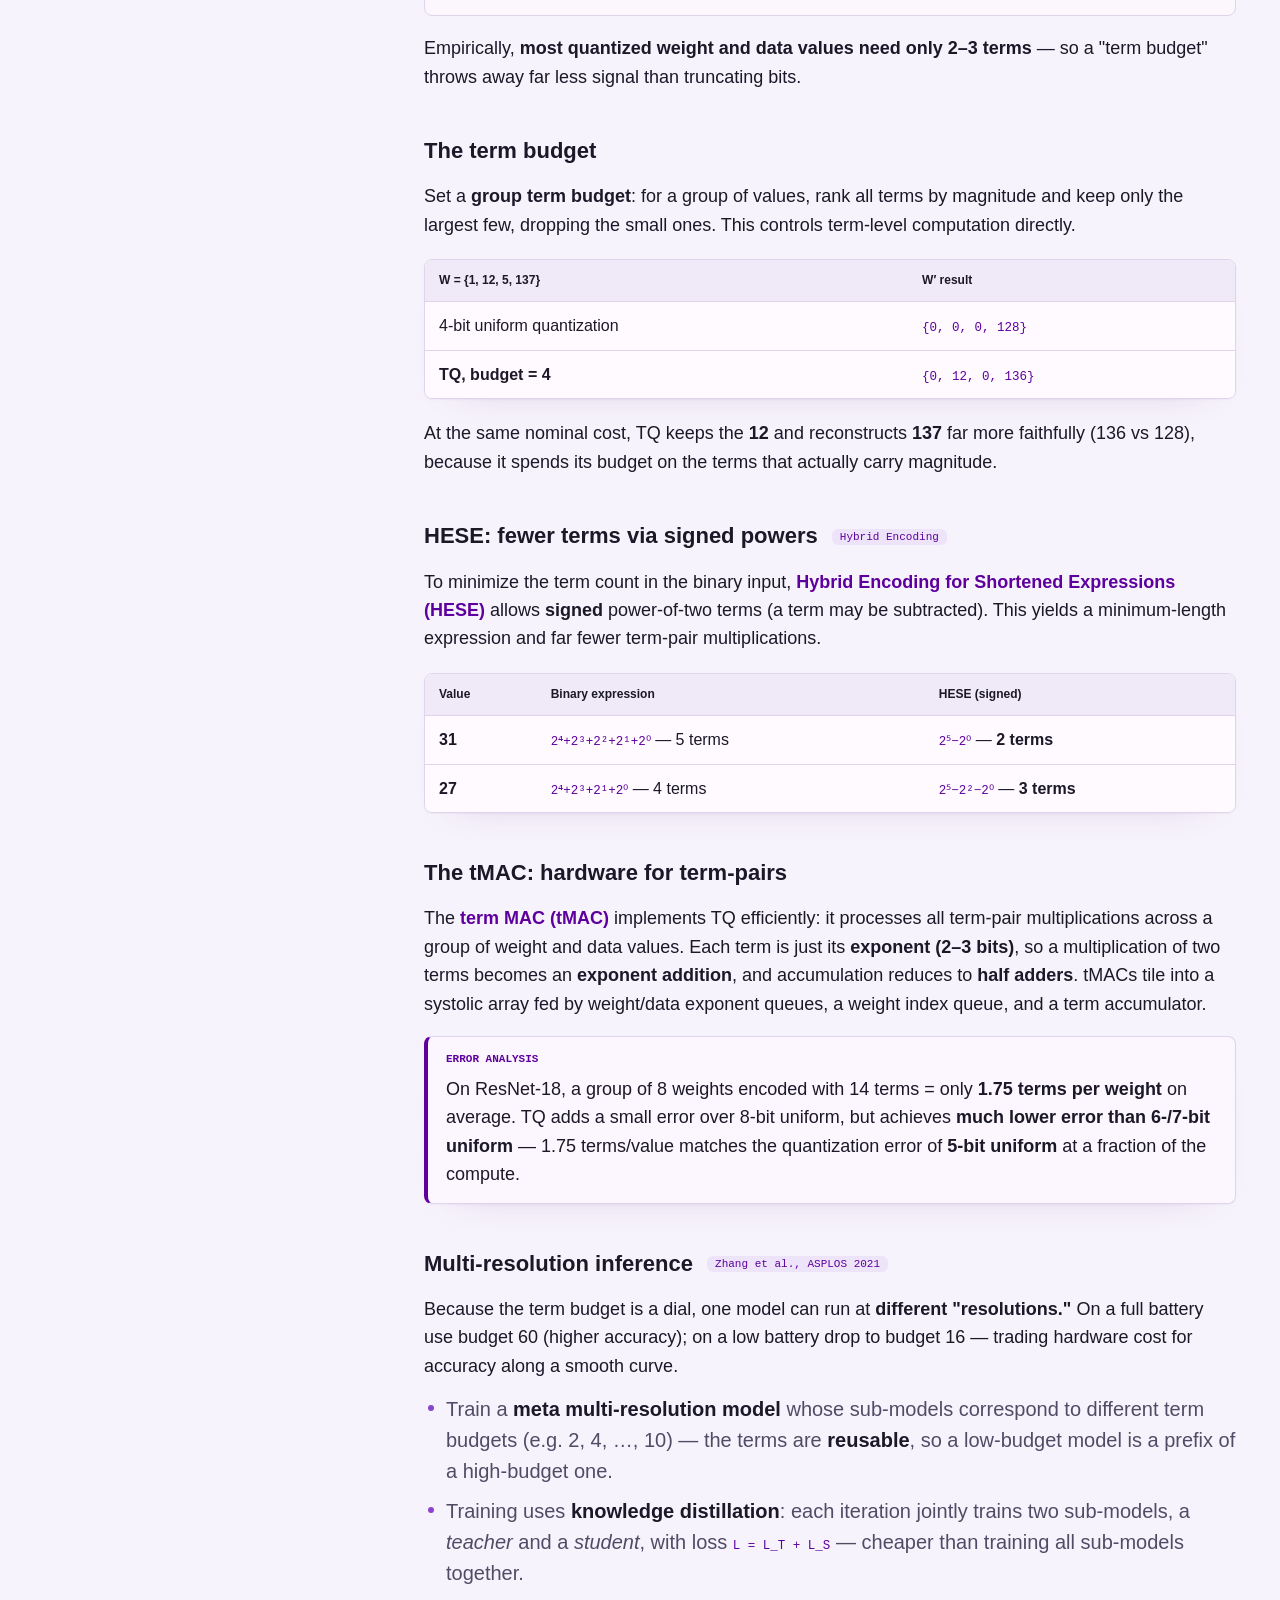
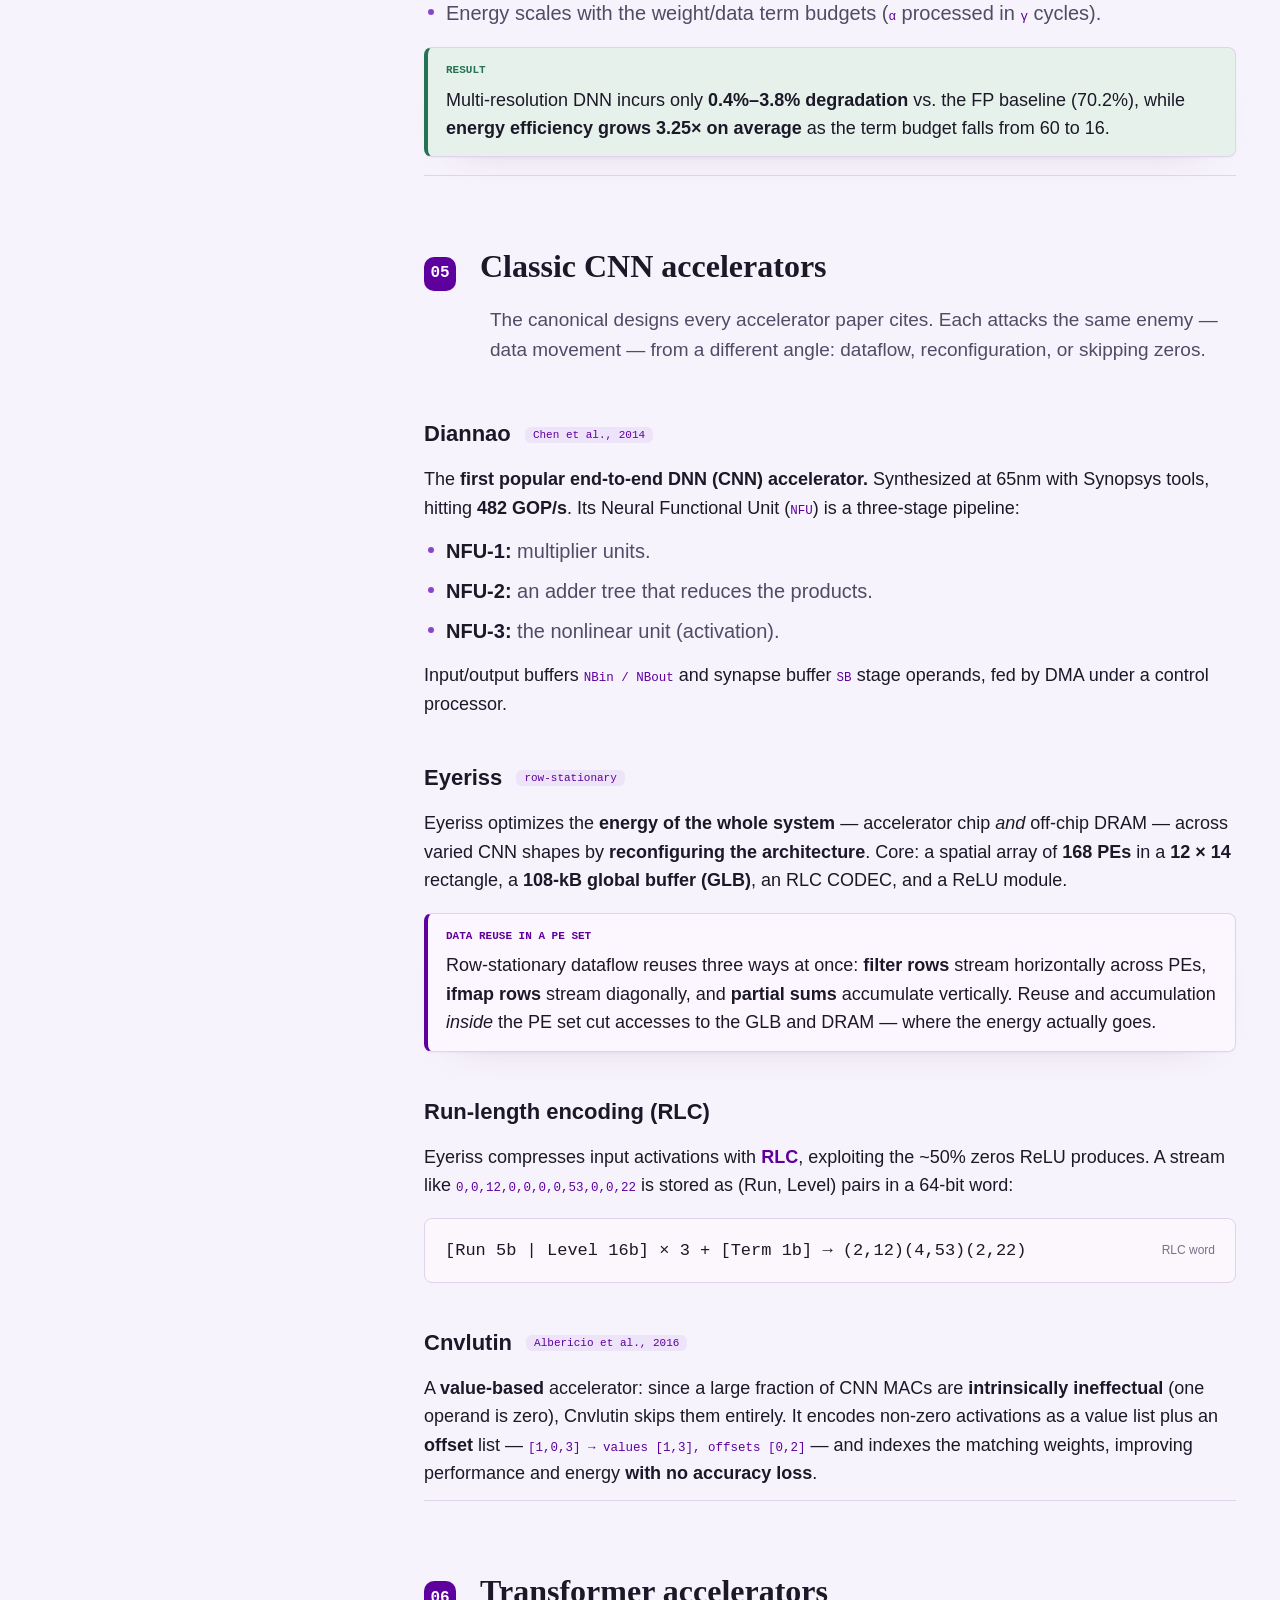
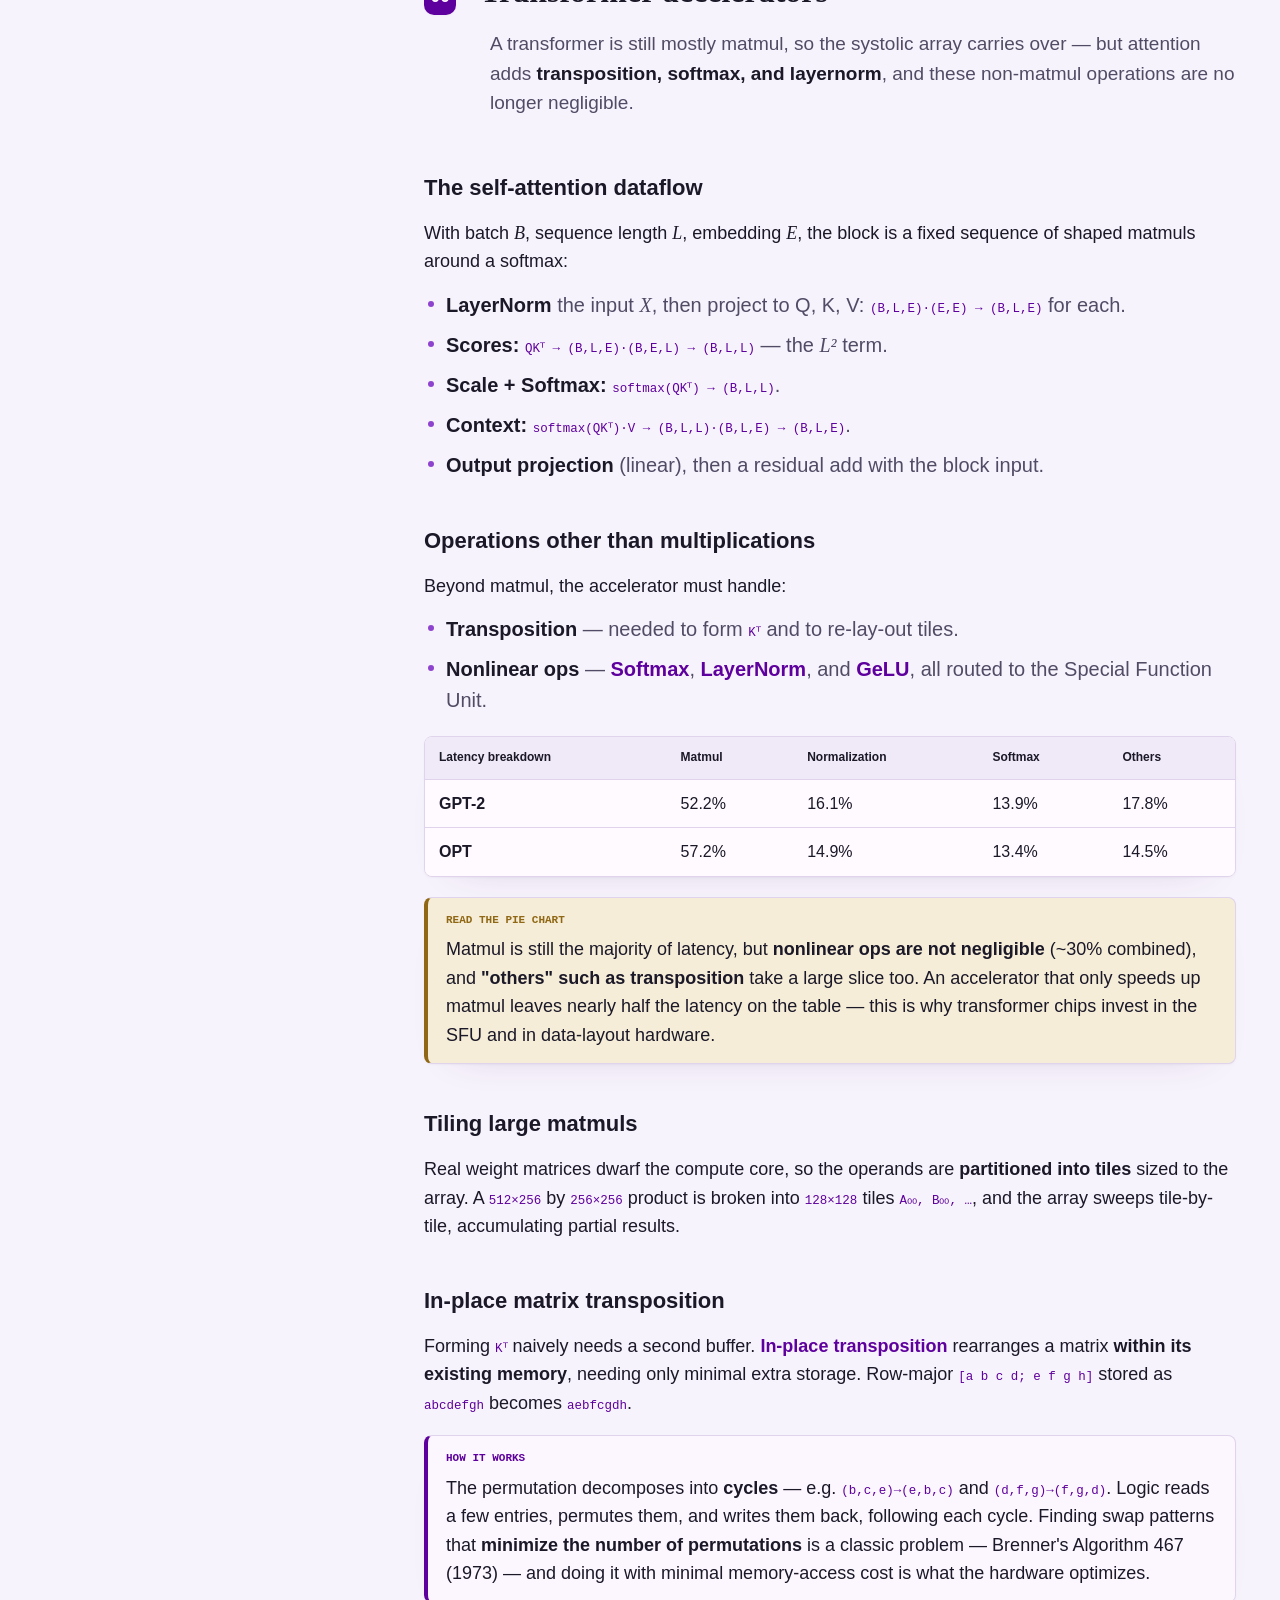
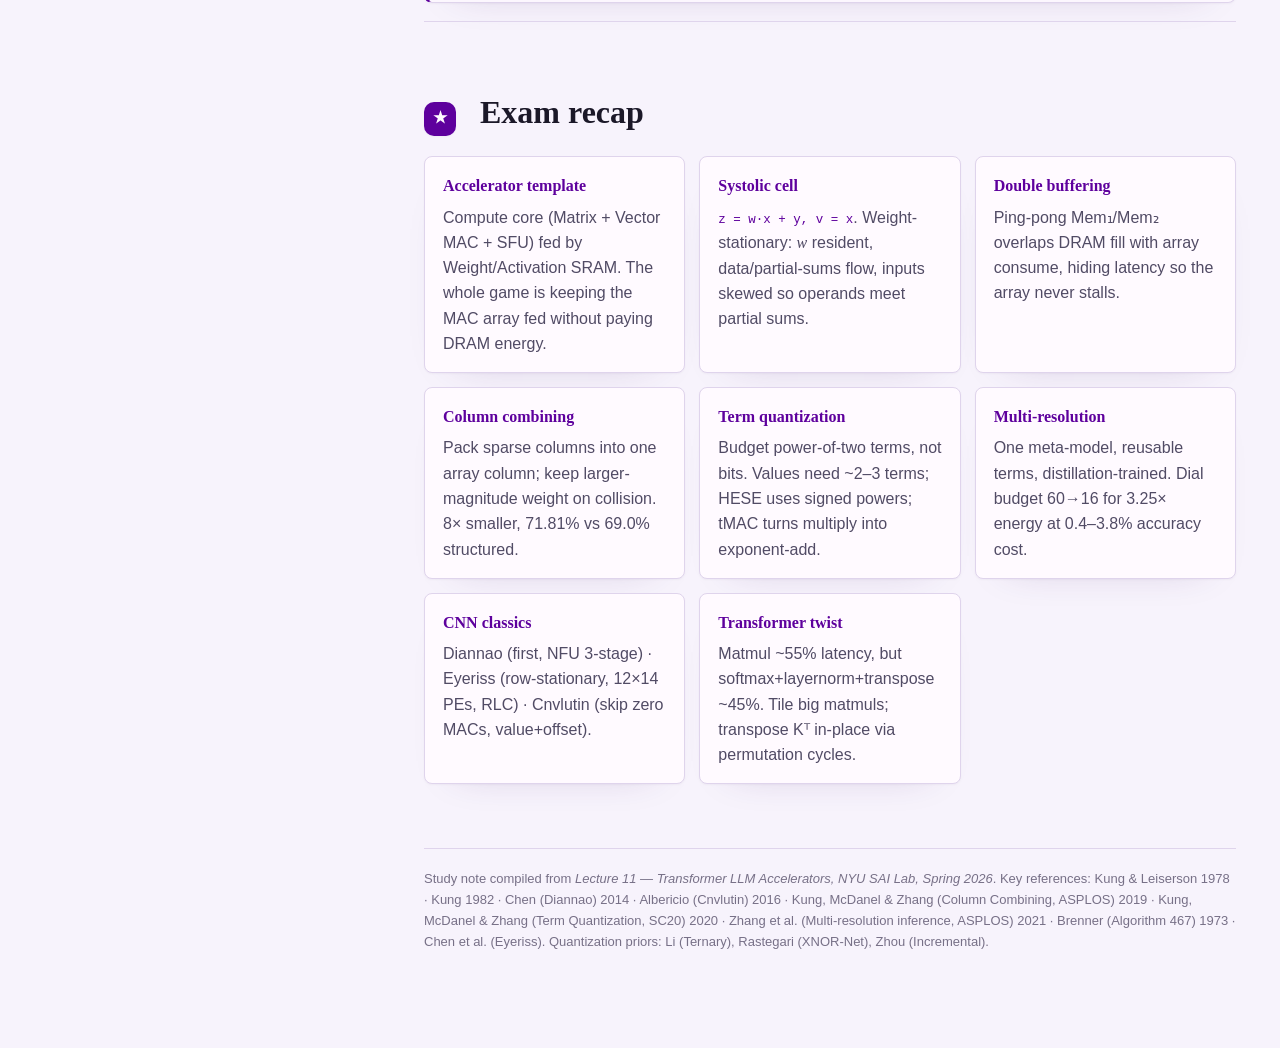
<file: lecture-11.html>
<!doctype html>
<html lang="en">
<head>
<meta charset="utf-8">
<meta name="viewport" content="width=device-width, initial-scale=1">
<title>Lecture 11: Transformer &amp; LLM Accelerators — Study Note</title>
<link rel="stylesheet" href="style.css?v=20260716-font">
</head>
<body>
<div class="wrap">
  <nav class="toc">
    <a class="home" href="index.html">← All lectures</a>
    <div class="brand">11 · CNN &amp; Transformer Accelerators</div>
    <a href="#template"><span class="n">01</span>The accelerator template</a>
    <a class="sub" href="#template">Compute core &amp; memory</a>
    <a class="sub" href="#template">Reuse &amp; double buffering</a>
    <a href="#systolic"><span class="n">02</span>Systolic arrays</a>
    <a class="sub" href="#systolic">The systolic cell</a>
    <a class="sub" href="#systolic">Skewed dataflow</a>
    <a href="#column"><span class="n">03</span>Column combining</a>
    <a href="#term"><span class="n">04</span>Term quantization</a>
    <a class="sub" href="#term">HESE · tMAC</a>
    <a class="sub" href="#term">Multi-resolution</a>
    <a href="#cnn"><span class="n">05</span>Classic CNN accelerators</a>
    <a href="#transformer"><span class="n">06</span>Transformer accelerators</a>
    <a class="sub" href="#transformer">Non-matmul ops</a>
    <a class="sub" href="#transformer">Tiling &amp; transposition</a>
    <a href="#recap"><span class="n">★</span>Exam recap</a>
  </nav>

  <main>
    <header class="mast">
      <p class="eyebrow">Lecture 11 · Study Note</p>
      <h1>CNN &amp; Transformer Accelerators</h1>
      <p class="sub">How specialized hardware runs deep networks fast and cheap — the accelerator template, systolic arrays for matmul, packing sparsity and terms into the array, the classic CNN chips, and what changes when the workload becomes a transformer.</p>
      <div class="meta-row">
        <span class="chip">NYU SAI Lab</span>
        <span class="chip">Spring 2026</span>
        <span class="chip">Systolic arrays · TPU</span>
        <span class="chip">Column combining · Term quant.</span>
        <span class="chip">Diannao · Eyeriss · Cnvlutin</span>
      </div>
    </header>

    <section id="template">
      <div class="sec-head"><span class="num">01</span><h2>The AI-accelerator template</h2></div>
      <p class="lede">An <em class="term">AI accelerator</em> is a co-processor that executes the part of the machine code tied to the AI workload — mostly big matrix multiplies. It sits beside the CPU and GPU on a <span class="mono">NoC</span>, sharing DRAM.</p>

      <h3>Anatomy of the chip</h3>
      <p>Every design in this lecture is a variation on the same block diagram: a small on-chip memory hierarchy feeding a dense arithmetic core.</p>
      <ul class="clean">
        <li><strong>Compute core</strong> — a <strong>Matrix MAC</strong> (2-D grid of multiply-accumulators) for matrix multiplication, plus a <strong>Vector MAC</strong> and a <strong>Special Function Unit</strong> for the non-matmul operations (activations, normalization).</li>
        <li><strong>Weight SRAM</strong> — holds the persistent weights streamed in from DRAM.</li>
        <li><strong>Activation / Data SRAM</strong> — holds transient input and output feature maps.</li>
        <li><strong>Register file + accumulator</strong> — staging and partial-sum accumulation, steered by <em class="term">control bits</em> through a memory controller.</li>
      </ul>
      <div class="call key"><span class="k">Why a separate accelerator at all</span><p>General cores waste energy on instruction fetch, control, and cache coherence. An accelerator spends its area on <strong>arithmetic and local SRAM</strong>, so the same silicon does far more MACs per joule — the entire field is about keeping that MAC array fed without paying DRAM energy on every operand.</p></div>

      <h3>Memory access reduction <span class="tag">the central idea</span></h3>
      <p>Consider a 2×2 matmul <span class="mono">W·X = Y</span>. A weight such as <span class="mono">W₀₀</span> is loaded once from Weight SRAM and <strong>held in the compute core</strong>; inputs stream past it from Activation SRAM and each product accumulates into the running <span class="mono">Y</span>.</p>
      <div class="formula"><span class="eq">Y₀₀ = W₀₀X₀₀ + W₀₁X₁₀ ,   Y₀₁ = W₀₀X₀₁ + W₀₁X₁₁</span><span class="lbl">2×2 product</span></div>
      <div class="call good"><span class="k">The lever</span><p>The computation order and memory-access pattern can be <strong>rescheduled to minimize cost without changing the result</strong>. Reusing an operand already on-chip — instead of re-fetching it from DRAM — is the single biggest energy win, because a DRAM access can cost <em>hundreds of times</em> more energy than a MAC.</p></div>

      <h3>Spatial reuse &amp; double buffering</h3>
      <p>A <em class="term">spatial architecture</em> lays many processing elements (PEs) in a grid so an operand fetched once from memory can be reused across the whole row or column of PEs — great reuse, reduced memory-access cost.</p>
      <div class="call key"><span class="k">Double buffering (ping-pong)</span><p>Split the input buffer into <span class="mono">Mem₁</span> and <span class="mono">Mem₂</span>. While the systolic array <em>consumes</em> one buffer, DRAM <em>fills</em> the other; then they swap. This <strong>overlaps data production and consumption</strong>, hiding DRAM latency so the array never stalls waiting for operands.</p></div>
    </section>

    <hr class="rule">

    <section id="systolic">
      <div class="sec-head"><span class="num">02</span><h2>Systolic arrays</h2></div>
      <p class="lede">The workhorse matmul engine. Coined by <strong>Kung &amp; Leiserson (1978)</strong> and Kung (1982), it is a 2-D grid of MACs through which data flows rhythmically — "systolic," like a heartbeat. Google's <strong>TPU (2017)</strong> is a systolic array.</p>

      <h3>The systolic cell <span class="tag">weight-stationary</span></h3>
      <p>Each cell holds one weight <var>w</var> and does two things per beat: a multiply-accumulate, and a pass-through of its input to the neighbor above.</p>
      <div class="formula"><span class="eq">z = <var>w</var>·<var>x</var> + <var>y</var> ,   <var>v</var> = <var>x</var></span><span class="lbl">MAC + forward</span></div>
      <ul class="clean">
        <li><strong>Inputs:</strong> data <var>x</var> enters from below, partial sum <var>y</var> enters from the left.</li>
        <li><strong>Weight <var>w</var> stays</strong> resident in the cell's MAC — hence <em class="term">weight-stationary</em>.</li>
        <li><strong>Outputs:</strong> the updated partial sum <var>z</var> exits right; the data <var>v</var> = <var>x</var> exits up to the next row.</li>
      </ul>
      <p>Worked cell: with <span class="mono">w = 6</span>, <span class="mono">x = 4</span>, <span class="mono">y = 2</span> → <span class="mono">z = 6·4 + 2 = 26</span> flows right, <span class="mono">v = 4</span> flows up.</p>
      <div class="call key"><span class="k">Why weight-stationary wins</span><p>Weights are loaded <strong>once</strong> and reused for every input in the batch. Only activations and partial sums move — the highest-volume operand (weights) pays zero repeated fetch cost. This is the reuse principle of §1 made physical.</p></div>

      <h3>Inside the cell: the bit-serial MAC</h3>
      <p>The MAC can be built <strong>bit-serially</strong>: a <em class="term">bit-serial multiplier-accumulator</em> feeds each weight bit <span class="mono">W₇…W₀</span> through an AND gate against the streamed input <span class="mono">Xᵢ</span>, summing partial products through a chain of full adders with enable/reset control. Small area, one bit per cycle — a natural fit for the term-level tricks in §4.</p>

      <h3>Skewed dataflow: a worked matmul</h3>
      <p>Compute <span class="mono">W · X</span> with</p>
      <div class="formula"><span class="eq">W = [[2,−1,1],[−2,3,−4]] ,  X = [[1,0],[0,3],[−2,2]] ,  Y = [[0,−1],[6,1]]</span><span class="lbl">2×3 · 3×2</span></div>
      <ul class="clean">
        <li><strong>Weights preloaded</strong> (shown in red) into the array, one per cell.</li>
        <li>Data enters from the bottom in a <strong>skewed (staggered) schedule</strong> — each column is delayed one beat relative to its neighbor so operands meet their partial sums at the right time.</li>
        <li>Partial sums march left-to-right; as each column's inputs sweep through, a completed output element falls out of the right edge.</li>
      </ul>
      <div class="call warn"><span class="k">Why the input is skewed</span><p>All cells fire on the same clock, but the data destined for cell (i, j) must arrive exactly when the partial sum from (i, j−1) does. Staggering the inputs by one cycle per column aligns every operand with its accumulator — no explicit scheduling logic needed, the geometry does it.</p></div>
    </section>

    <hr class="rule">

    <section id="column">
      <div class="sec-head"><span class="num">03</span><h2>Packing sparsity: column combining</h2></div>
      <p class="lede">Pruning zeros out small weights — but a systolic array is a <strong>dense</strong> grid, so a zeroed cell still occupies silicon and a clock cycle. <em class="term">Column combining</em> (Kung, McDanel &amp; Zhang, ASPLOS 2019) makes that sparsity pay off.</p>

      <div class="call bad"><span class="k">The problem</span><p>After pruning, the weight matrix is sparse and irregular. It is <strong>hard to leverage those zero weights to reduce hardware cost</strong> — a naive systolic array runs the zeros anyway, wasting most of the array.</p></div>

      <h3>The idea</h3>
      <p>Overlay several <strong>sparse columns</strong> of the weight matrix into a single <strong>packed column</strong> of the systolic array. Because each original column is mostly zero, their non-zeros rarely collide — so one physical column can carry the work of many logical ones.</p>
      <ul class="clean">
        <li>When two candidate weights <em>do</em> land in the same packed position, keep the one with <strong>larger magnitude</strong> (e.g. <span class="mono">−6</span> kept over a smaller rival) and prune the other.</li>
        <li>The packed cell's MAC <strong>multiplexes</strong> the correct input (say <span class="mono">x₃</span> vs <span class="mono">x₄</span>) for the surviving weight.</li>
        <li>Reported result: an <strong>8× reduction</strong> in packed systolic-array size.</li>
      </ul>
      <div class="call good"><span class="k">Vs. filterwise pruning</span><p>Compared with column-wise (filterwise) structured pruning, column combining allows a <strong>much more flexible pruning pattern</strong> — it keeps individual important weights that structured pruning would be forced to drop, then packs them densely. It can also be applied to each layer's <em>input</em> channels.</p></div>

      <h3>The training loop &amp; row permutation</h3>
      <ul class="clean">
        <li><strong>Column-combining pruning</strong> iterates: <em>prune round i → combine → fine-tune → prune round i+1</em>, jointly optimizing accuracy and packability.</li>
        <li><strong>Row permutation</strong> resolves collisions: reorder input rows so that large weights spread across packed columns. Two hardware realizations — <strong>Muxed</strong> (multiplexer selects the input) and <strong>Twisted</strong> (physically re-routed wiring).</li>
      </ul>

      <h3>Hardware &amp; results</h3>
      <div class="tbl-scroll"><table>
        <thead><tr><th>Implementation detail</th><th>Value</th></tr></thead>
        <tbody>
          <tr><td>FPGA board</td><td>Xilinx VC707 Evaluation Board</td></tr>
          <tr><td>Lookup tables / flip-flops</td><td><span class="mono">303,600 LUT · 607,200 FF</span></td></tr>
          <tr><td>BRAM</td><td><span class="mono">1030 blocks, 36 Kb each</span></td></tr>
          <tr><td>Systolic array size</td><td><span class="mono">128 × 64</span> · &gt;15K lines of Verilog</td></tr>
        </tbody>
      </table></div>
      <div class="tbl-scroll"><table>
        <thead><tr><th>VGG-19 on ImageNet (87.5% sparsity)</th><th>Accuracy</th></tr></thead>
        <tbody>
          <tr><td>Original DNN</td><td>72.08%</td></tr>
          <tr><td>Structured filterwise pruning</td><td>69.0%</td></tr>
          <tr><td><strong>Column combining</strong></td><td><strong>71.81%</strong></td></tr>
        </tbody>
      </table></div>
      <p style="font-size:13px;color:var(--muted)">Column combining recovers almost all the accuracy lost by structured pruning while staying hardware-friendly. ResNet-20/CIFAR-10 tuned with <span class="mono">α=8, β=20, γ=0.5</span>.</p>
    </section>

    <hr class="rule">

    <section id="term">
      <div class="sec-head"><span class="num">04</span><h2>Term quantization</h2></div>
      <p class="lede">Quantization shrinks models but low precision hurts. <em class="term">Term quantization</em> (Kung, McDanel &amp; Zhang, SC20) instead budgets the number of <strong>power-of-two terms</strong> — a finer knob than bit-width.</p>

      <h3>Why uniform low-precision fails</h3>
      <p>Take weights <span class="mono">W = {1, 12, 5, 137}</span> in 8-bit. Dropping to 4-bit simply <strong>truncates the low bits</strong>, giving <span class="mono">{0, 0, 0, 128}</span> — three of four weights vanish.</p>
      <div class="call bad"><span class="k">Root cause</span><p>Uniform quantization spends bits uniformly, but <strong>both weights and activations are highly biased</strong> in value — most are small, a few are large. Uniform low precision therefore incurs large quantization error exactly where the values live.</p></div>

      <h3>Values as sums of power-of-two terms</h3>
      <p>Any integer is a sum of power-of-two terms, and a product of two values is a sum of <strong>term-pair</strong> products:</p>
      <div class="formula"><span class="eq">12 = 2³ + 2² ,   137 = 2⁷ + 2³ + 2⁰</span><span class="lbl">term decomposition</span></div>
      <div class="formula"><span class="eq">W₂X₂ = 12·2 = (2³+2²)·2¹ = 2³·2¹ + 2²·2¹</span><span class="lbl">term-pair products</span></div>
      <p>Empirically, <strong>most quantized weight and data values need only 2–3 terms</strong> — so a "term budget" throws away far less signal than truncating bits.</p>

      <h3>The term budget</h3>
      <p>Set a <strong>group term budget</strong>: for a group of values, rank all terms by magnitude and keep only the largest few, dropping the small ones. This controls term-level computation directly.</p>
      <div class="tbl-scroll"><table>
        <thead><tr><th>W = {1, 12, 5, 137}</th><th>W′ result</th></tr></thead>
        <tbody>
          <tr><td>4-bit uniform quantization</td><td><span class="mono">{0, 0, 0, 128}</span></td></tr>
          <tr><td><strong>TQ, budget = 4</strong></td><td><span class="mono">{0, 12, 0, 136}</span></td></tr>
        </tbody>
      </table></div>
      <p>At the same nominal cost, TQ keeps the <strong>12</strong> and reconstructs <strong>137</strong> far more faithfully (136 vs 128), because it spends its budget on the terms that actually carry magnitude.</p>

      <h3>HESE: fewer terms via signed powers <span class="tag">Hybrid Encoding</span></h3>
      <p>To minimize the term count in the binary input, <em class="term">Hybrid Encoding for Shortened Expressions (HESE)</em> allows <strong>signed</strong> power-of-two terms (a term may be subtracted). This yields a minimum-length expression and far fewer term-pair multiplications.</p>
      <div class="tbl-scroll"><table>
        <thead><tr><th>Value</th><th>Binary expression</th><th>HESE (signed)</th></tr></thead>
        <tbody>
          <tr><td><strong>31</strong></td><td><span class="mono">2⁴+2³+2²+2¹+2⁰</span> — 5 terms</td><td><span class="mono">2⁵−2⁰</span> — <strong>2 terms</strong></td></tr>
          <tr><td><strong>27</strong></td><td><span class="mono">2⁴+2³+2¹+2⁰</span> — 4 terms</td><td><span class="mono">2⁵−2²−2⁰</span> — <strong>3 terms</strong></td></tr>
        </tbody>
      </table></div>

      <h3>The tMAC: hardware for term-pairs</h3>
      <p>The <em class="term">term MAC (tMAC)</em> implements TQ efficiently: it processes all term-pair multiplications across a group of weight and data values. Each term is just its <strong>exponent (2–3 bits)</strong>, so a multiplication of two terms becomes an <strong>exponent addition</strong>, and accumulation reduces to <strong>half adders</strong>. tMACs tile into a systolic array fed by weight/data exponent queues, a weight index queue, and a term accumulator.</p>
      <div class="call key"><span class="k">Error analysis</span><p>On ResNet-18, a group of 8 weights encoded with 14 terms = only <strong>1.75 terms per weight</strong> on average. TQ adds a small error over 8-bit uniform, but achieves <strong>much lower error than 6-/7-bit uniform</strong> — 1.75 terms/value matches the quantization error of <strong>5-bit uniform</strong> at a fraction of the compute.</p></div>

      <h3>Multi-resolution inference <span class="tag">Zhang et al., ASPLOS 2021</span></h3>
      <p>Because the term budget is a dial, one model can run at <strong>different "resolutions."</strong> On a full battery use budget 60 (higher accuracy); on a low battery drop to budget 16 — trading hardware cost for accuracy along a smooth curve.</p>
      <ul class="clean">
        <li>Train a <strong>meta multi-resolution model</strong> whose sub-models correspond to different term budgets (e.g. 2, 4, …, 10) — the terms are <strong>reusable</strong>, so a low-budget model is a prefix of a high-budget one.</li>
        <li>Training uses <strong>knowledge distillation</strong>: each iteration jointly trains two sub-models, a <em>teacher</em> and a <em>student</em>, with loss <span class="mono">L = L_T + L_S</span> — cheaper than training all sub-models together.</li>
        <li>Energy scales with the weight/data term budgets (<span class="mono">α</span> processed in <span class="mono">γ</span> cycles).</li>
      </ul>
      <div class="call good"><span class="k">Result</span><p>Multi-resolution DNN incurs only <strong>0.4%–3.8% degradation</strong> vs. the FP baseline (70.2%), while <strong>energy efficiency grows 3.25× on average</strong> as the term budget falls from 60 to 16.</p></div>
    </section>

    <hr class="rule">

    <section id="cnn">
      <div class="sec-head"><span class="num">05</span><h2>Classic CNN accelerators</h2></div>
      <p class="lede">The canonical designs every accelerator paper cites. Each attacks the same enemy — data movement — from a different angle: dataflow, reconfiguration, or skipping zeros.</p>

      <h3>Diannao <span class="tag">Chen et al., 2014</span></h3>
      <p>The <strong>first popular end-to-end DNN (CNN) accelerator.</strong> Synthesized at 65nm with Synopsys tools, hitting <strong>482 GOP/s</strong>. Its Neural Functional Unit (<span class="mono">NFU</span>) is a three-stage pipeline:</p>
      <ul class="clean">
        <li><strong>NFU-1:</strong> multiplier units.</li>
        <li><strong>NFU-2:</strong> an adder tree that reduces the products.</li>
        <li><strong>NFU-3:</strong> the nonlinear unit (activation).</li>
      </ul>
      <p>Input/output buffers <span class="mono">NBin / NBout</span> and synapse buffer <span class="mono">SB</span> stage operands, fed by DMA under a control processor.</p>

      <h3>Eyeriss <span class="tag">row-stationary</span></h3>
      <p>Eyeriss optimizes the <strong>energy of the whole system</strong> — accelerator chip <em>and</em> off-chip DRAM — across varied CNN shapes by <strong>reconfiguring the architecture</strong>. Core: a spatial array of <strong>168 PEs</strong> in a <strong>12 × 14</strong> rectangle, a <strong>108-kB global buffer (GLB)</strong>, an RLC CODEC, and a ReLU module.</p>
      <div class="call key"><span class="k">Data reuse in a PE set</span><p>Row-stationary dataflow reuses three ways at once: <strong>filter rows</strong> stream horizontally across PEs, <strong>ifmap rows</strong> stream diagonally, and <strong>partial sums</strong> accumulate vertically. Reuse and accumulation <em>inside</em> the PE set cut accesses to the GLB and DRAM — where the energy actually goes.</p></div>

      <h3>Run-length encoding (RLC)</h3>
      <p>Eyeriss compresses input activations with <em class="term">RLC</em>, exploiting the ~50% zeros ReLU produces. A stream like <span class="mono">0,0,12,0,0,0,0,53,0,0,22</span> is stored as (Run, Level) pairs in a 64-bit word:</p>
      <div class="formula"><span class="eq">[Run 5b | Level 16b] × 3 + [Term 1b]  →  (2,12)(4,53)(2,22)</span><span class="lbl">RLC word</span></div>

      <h3>Cnvlutin <span class="tag">Albericio et al., 2016</span></h3>
      <p>A <strong>value-based</strong> accelerator: since a large fraction of CNN MACs are <strong>intrinsically ineffectual</strong> (one operand is zero), Cnvlutin skips them entirely. It encodes non-zero activations as a value list plus an <strong>offset</strong> list — <span class="mono">[1,0,3] → values [1,3], offsets [0,2]</span> — and indexes the matching weights, improving performance and energy <strong>with no accuracy loss</strong>.</p>
    </section>

    <hr class="rule">

    <section id="transformer">
      <div class="sec-head"><span class="num">06</span><h2>Transformer accelerators</h2></div>
      <p class="lede">A transformer is still mostly matmul, so the systolic array carries over — but attention adds <strong>transposition, softmax, and layernorm</strong>, and these non-matmul operations are no longer negligible.</p>

      <h3>The self-attention dataflow</h3>
      <p>With batch <var>B</var>, sequence length <var>L</var>, embedding <var>E</var>, the block is a fixed sequence of shaped matmuls around a softmax:</p>
      <ul class="clean">
        <li><strong>LayerNorm</strong> the input <var>X</var>, then project to Q, K, V: <span class="mono">(B,L,E)·(E,E) → (B,L,E)</span> for each.</li>
        <li><strong>Scores:</strong> <span class="mono">QKᵀ → (B,L,E)·(B,E,L) → (B,L,L)</span> — the <var>L²</var> term.</li>
        <li><strong>Scale + Softmax:</strong> <span class="mono">softmax(QKᵀ) → (B,L,L)</span>.</li>
        <li><strong>Context:</strong> <span class="mono">softmax(QKᵀ)·V → (B,L,L)·(B,L,E) → (B,L,E)</span>.</li>
        <li><strong>Output projection</strong> (linear), then a residual add with the block input.</li>
      </ul>

      <h3>Operations other than multiplications</h3>
      <p>Beyond matmul, the accelerator must handle:</p>
      <ul class="clean">
        <li><strong>Transposition</strong> — needed to form <span class="mono">Kᵀ</span> and to re-lay-out tiles.</li>
        <li><strong>Nonlinear ops</strong> — <em class="term">Softmax</em>, <em class="term">LayerNorm</em>, and <em class="term">GeLU</em>, all routed to the Special Function Unit.</li>
      </ul>
      <div class="tbl-scroll"><table>
        <thead><tr><th>Latency breakdown</th><th>Matmul</th><th>Normalization</th><th>Softmax</th><th>Others</th></tr></thead>
        <tbody>
          <tr><td><strong>GPT-2</strong></td><td>52.2%</td><td>16.1%</td><td>13.9%</td><td>17.8%</td></tr>
          <tr><td><strong>OPT</strong></td><td>57.2%</td><td>14.9%</td><td>13.4%</td><td>14.5%</td></tr>
        </tbody>
      </table></div>
      <div class="call warn"><span class="k">Read the pie chart</span><p>Matmul is still the majority of latency, but <strong>nonlinear ops are not negligible</strong> (~30% combined), and <strong>"others" such as transposition</strong> take a large slice too. An accelerator that only speeds up matmul leaves nearly half the latency on the table — this is why transformer chips invest in the SFU and in data-layout hardware.</p></div>

      <h3>Tiling large matmuls</h3>
      <p>Real weight matrices dwarf the compute core, so the operands are <strong>partitioned into tiles</strong> sized to the array. A <span class="mono">512×256</span> by <span class="mono">256×256</span> product is broken into <span class="mono">128×128</span> tiles <span class="mono">A₀₀, B₀₀, …</span>, and the array sweeps tile-by-tile, accumulating partial results.</p>

      <h3>In-place matrix transposition</h3>
      <p>Forming <span class="mono">Kᵀ</span> naively needs a second buffer. <em class="term">In-place transposition</em> rearranges a matrix <strong>within its existing memory</strong>, needing only minimal extra storage. Row-major <span class="mono">[a b c d; e f g h]</span> stored as <span class="mono">abcdefgh</span> becomes <span class="mono">aebfcgdh</span>.</p>
      <div class="call key"><span class="k">How it works</span><p>The permutation decomposes into <strong>cycles</strong> — e.g. <span class="mono">(b,c,e)→(e,b,c)</span> and <span class="mono">(d,f,g)→(f,g,d)</span>. Logic reads a few entries, permutes them, and writes them back, following each cycle. Finding swap patterns that <strong>minimize the number of permutations</strong> is a classic problem — Brenner's Algorithm 467 (1973) — and doing it with minimal memory-access cost is what the hardware optimizes.</p></div>
    </section>

    <hr class="rule">

    <section id="recap">
      <div class="sec-head"><span class="num">★</span><h2>Exam recap</h2></div>
      <div class="cards">
        <div class="card"><p class="q">Accelerator template</p><p>Compute core (Matrix + Vector MAC + SFU) fed by Weight/Activation SRAM. The whole game is keeping the MAC array fed without paying DRAM energy.</p></div>
        <div class="card"><p class="q">Systolic cell</p><p><span class="mono">z = w·x + y, v = x</span>. Weight-stationary: <var>w</var> resident, data/partial-sums flow, inputs skewed so operands meet partial sums.</p></div>
        <div class="card"><p class="q">Double buffering</p><p>Ping-pong Mem₁/Mem₂ overlaps DRAM fill with array consume, hiding latency so the array never stalls.</p></div>
        <div class="card"><p class="q">Column combining</p><p>Pack sparse columns into one array column; keep larger-magnitude weight on collision. 8× smaller, 71.81% vs 69.0% structured.</p></div>
        <div class="card"><p class="q">Term quantization</p><p>Budget power-of-two terms, not bits. Values need ~2–3 terms; HESE uses signed powers; tMAC turns multiply into exponent-add.</p></div>
        <div class="card"><p class="q">Multi-resolution</p><p>One meta-model, reusable terms, distillation-trained. Dial budget 60→16 for 3.25× energy at 0.4–3.8% accuracy cost.</p></div>
        <div class="card"><p class="q">CNN classics</p><p>Diannao (first, NFU 3-stage) · Eyeriss (row-stationary, 12×14 PEs, RLC) · Cnvlutin (skip zero MACs, value+offset).</p></div>
        <div class="card"><p class="q">Transformer twist</p><p>Matmul ~55% latency, but softmax+layernorm+transpose ~45%. Tile big matmuls; transpose Kᵀ in-place via permutation cycles.</p></div>
      </div>
    </section>

    <footer>
      Study note compiled from <em>Lecture 11 — Transformer LLM Accelerators, NYU SAI Lab, Spring 2026</em>. Key references: Kung &amp; Leiserson 1978 · Kung 1982 · Chen (Diannao) 2014 · Albericio (Cnvlutin) 2016 · Kung, McDanel &amp; Zhang (Column Combining, ASPLOS) 2019 · Kung, McDanel &amp; Zhang (Term Quantization, SC20) 2020 · Zhang et al. (Multi-resolution inference, ASPLOS) 2021 · Brenner (Algorithm 467) 1973 · Chen et al. (Eyeriss). Quantization priors: Li (Ternary), Rastegari (XNOR-Net), Zhou (Incremental).
    </footer>
  </main>
</div>
<script src="theme.js"></script>
</body>
</html>
</file>
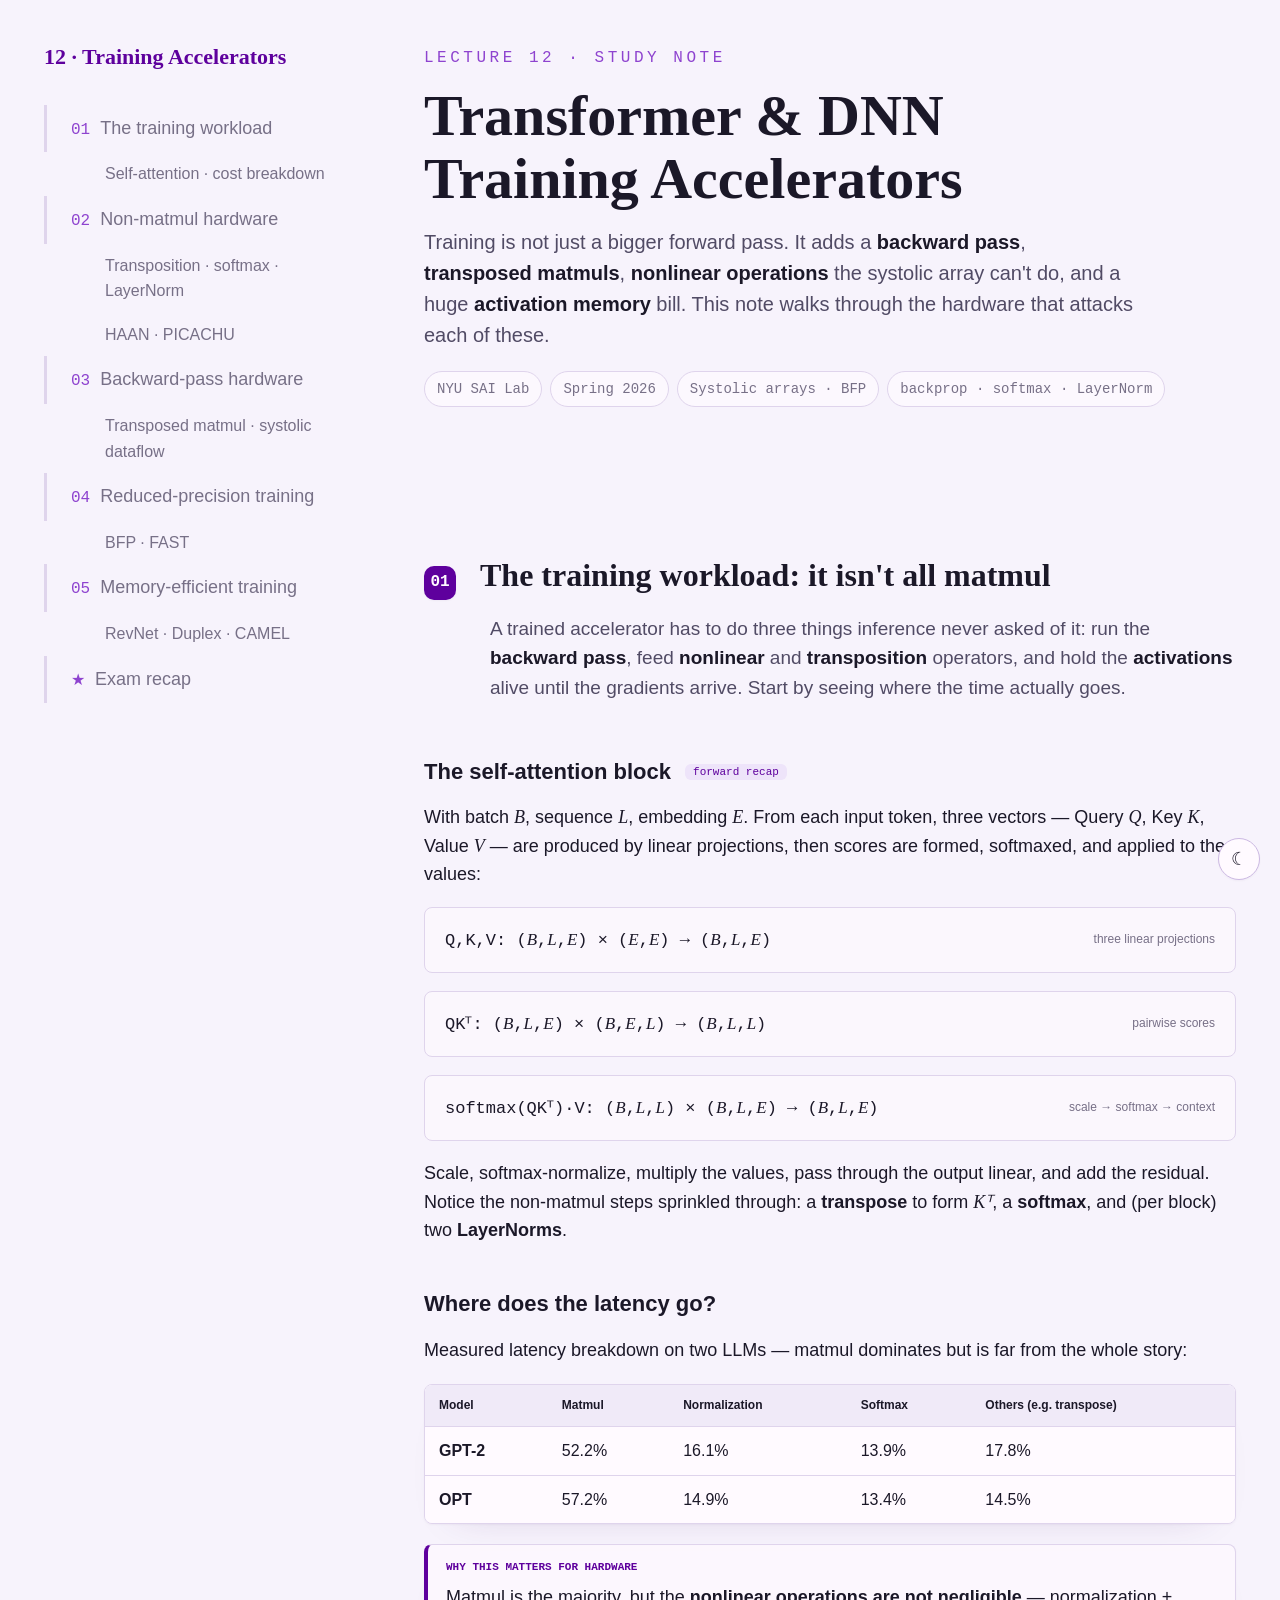
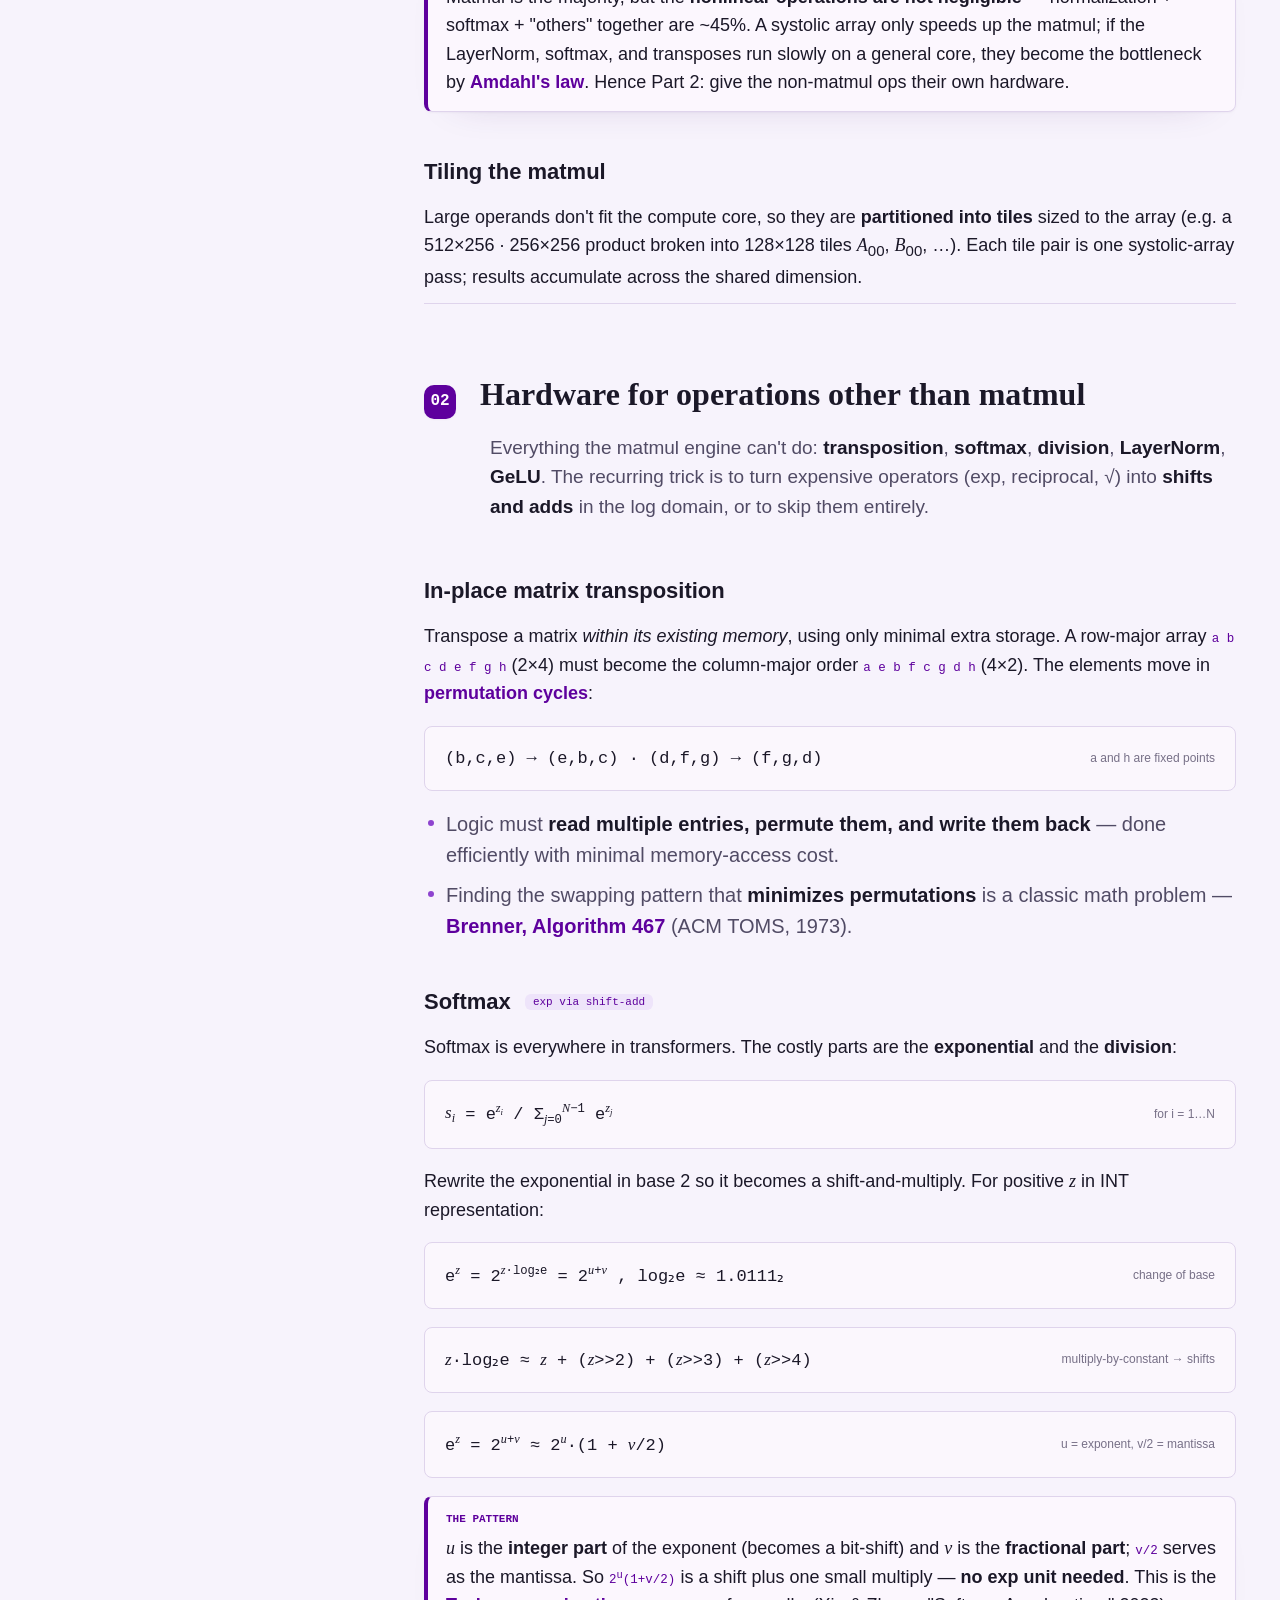
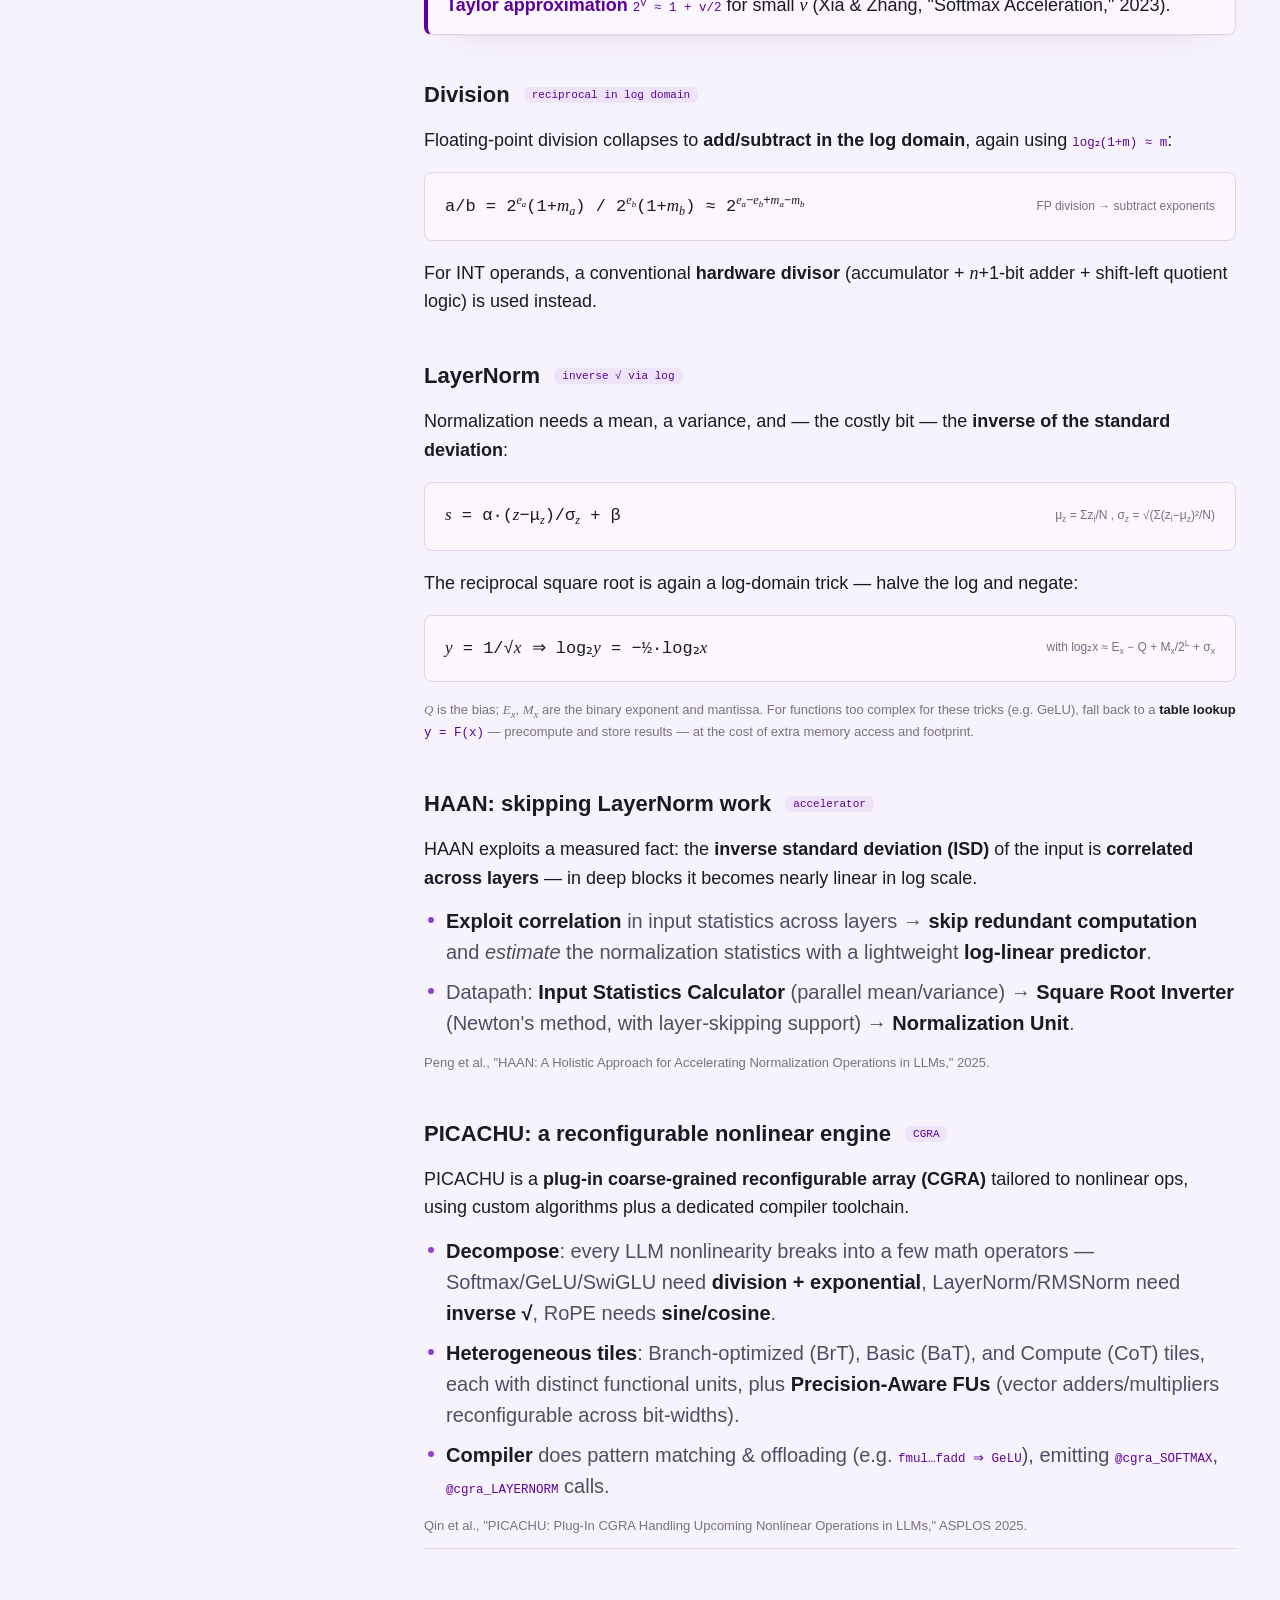
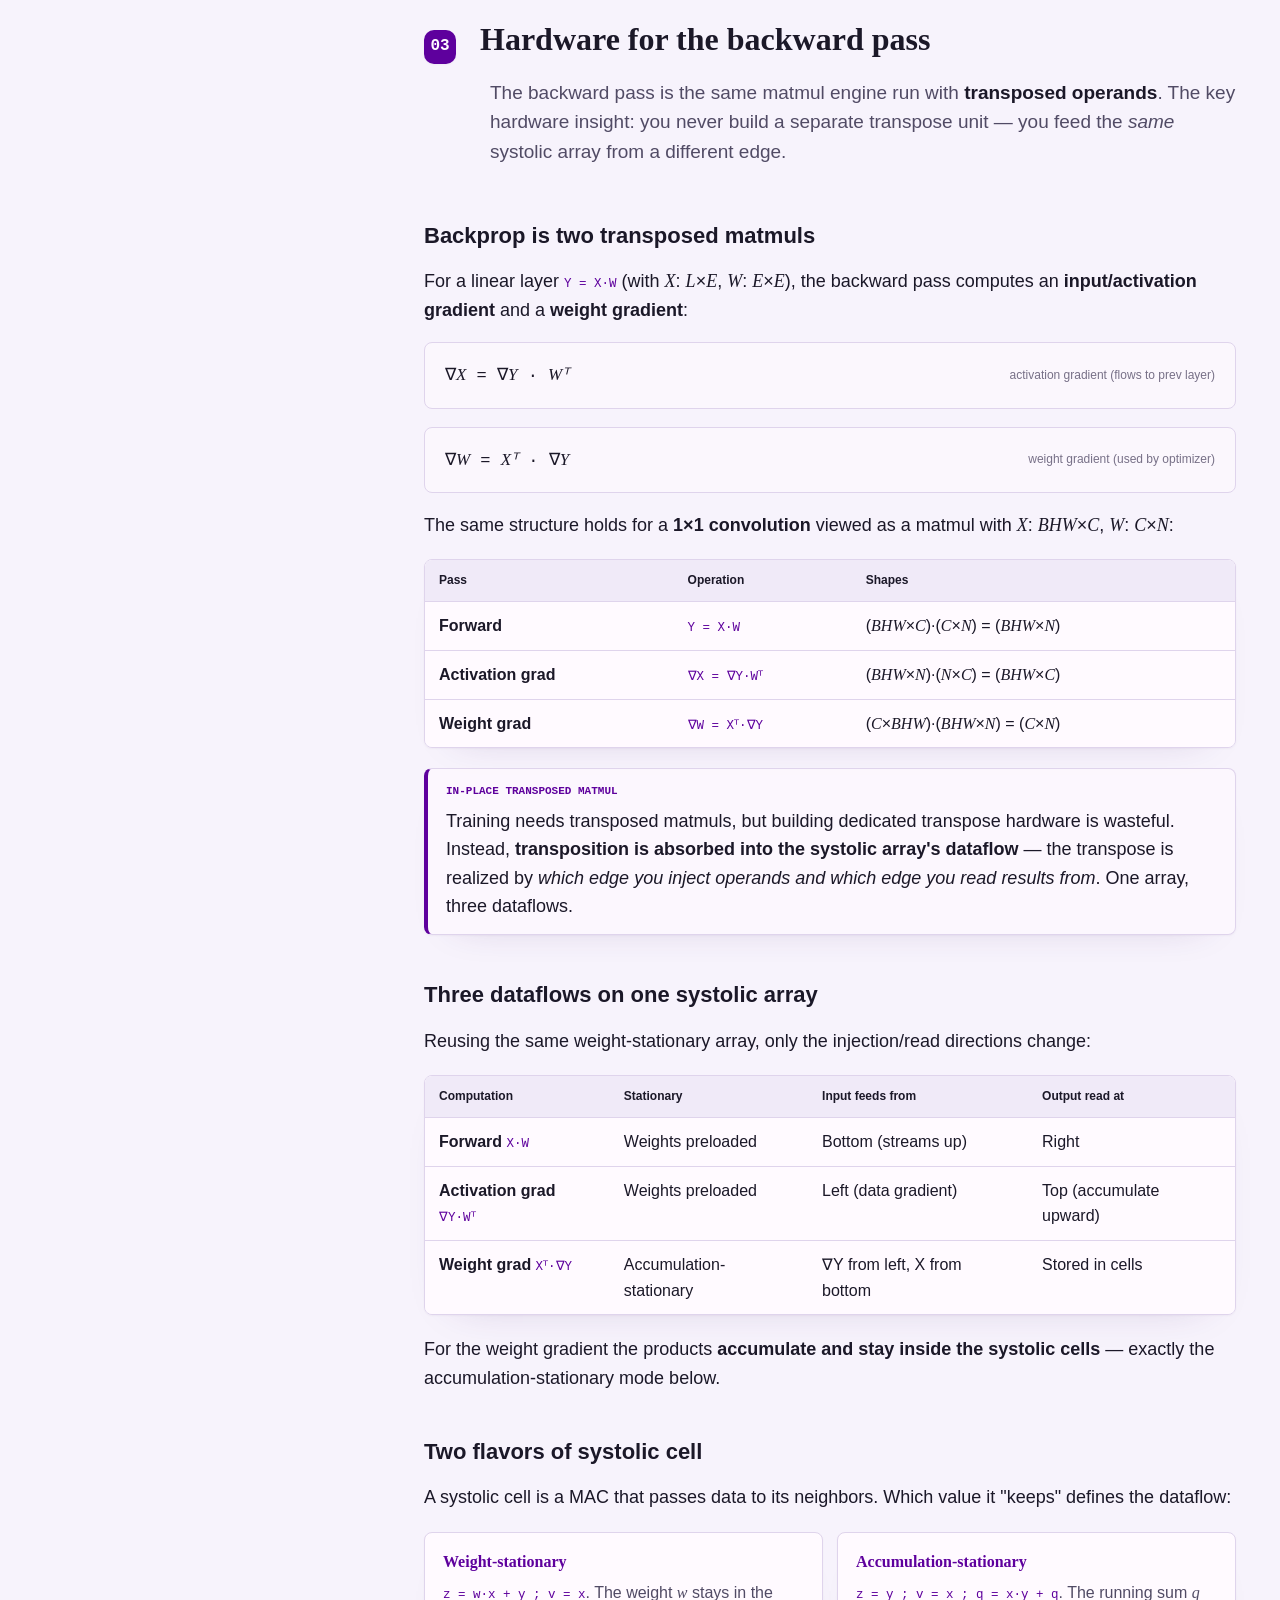
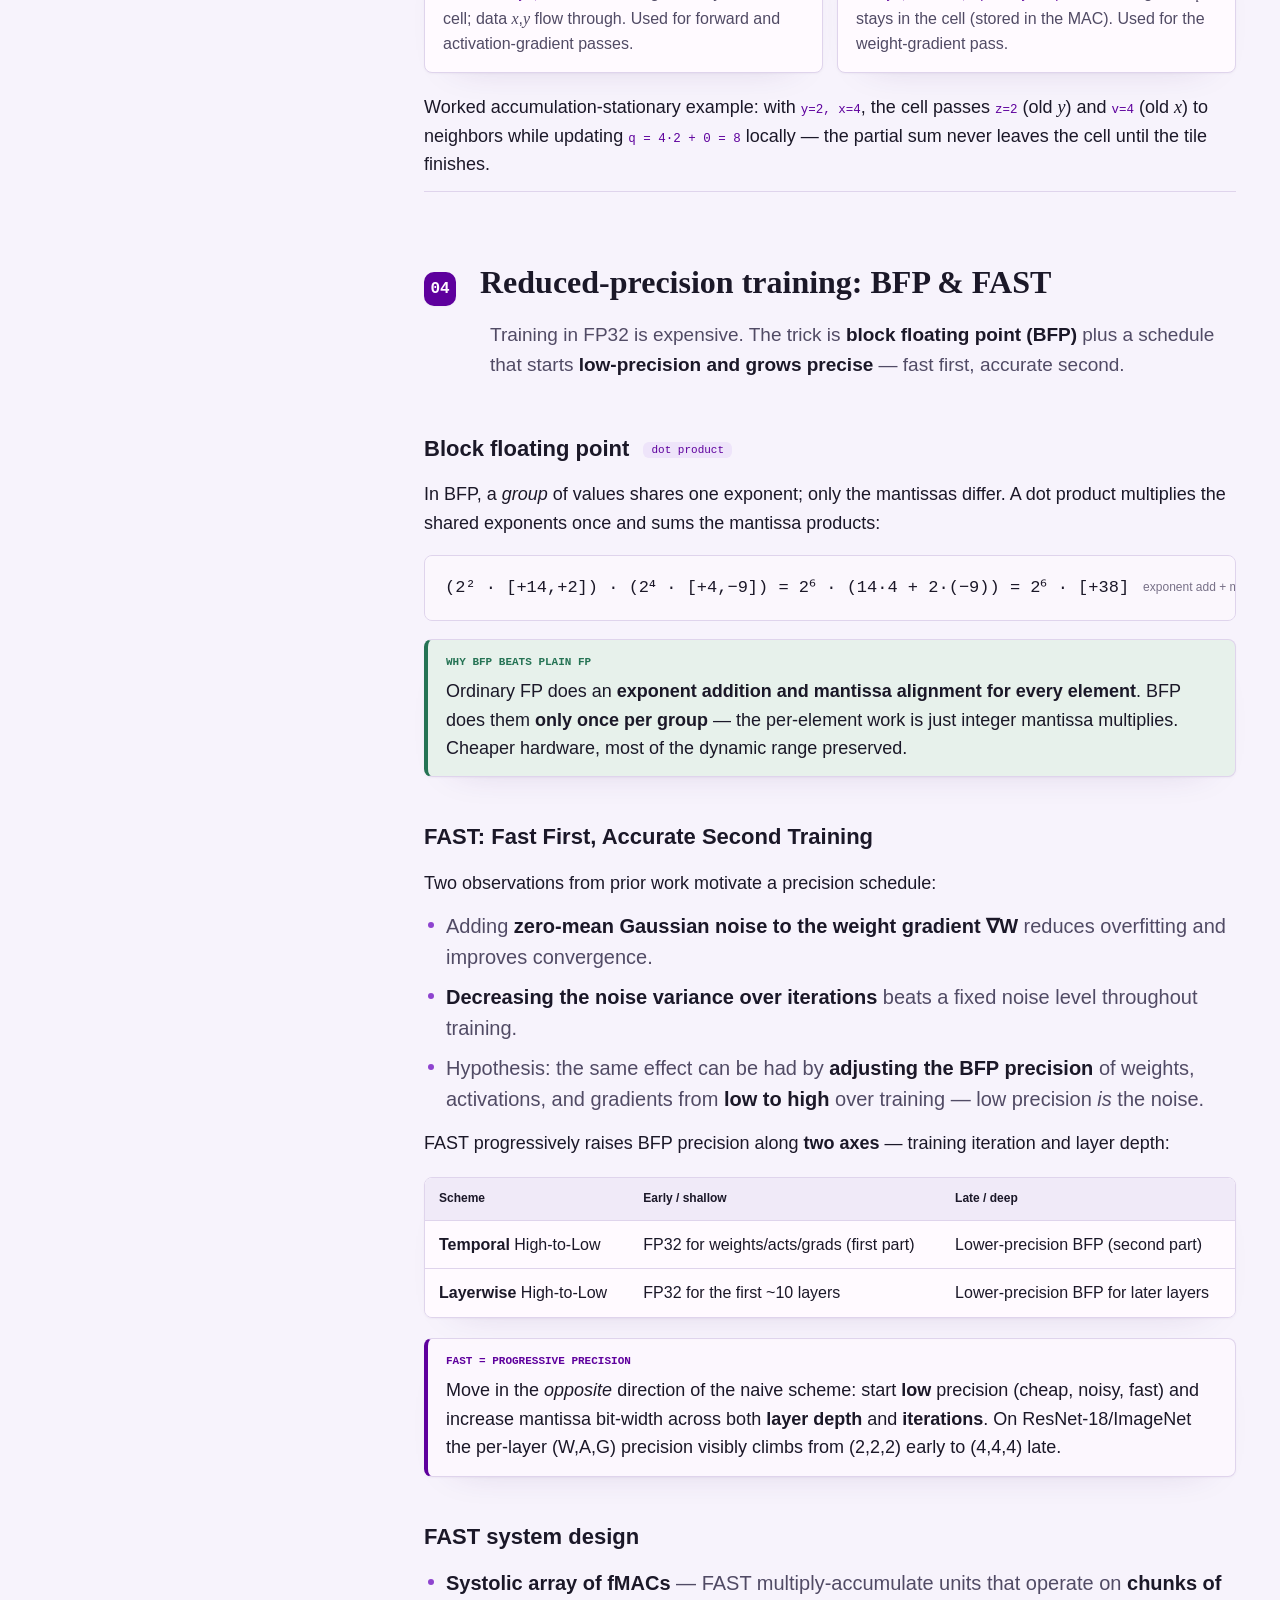
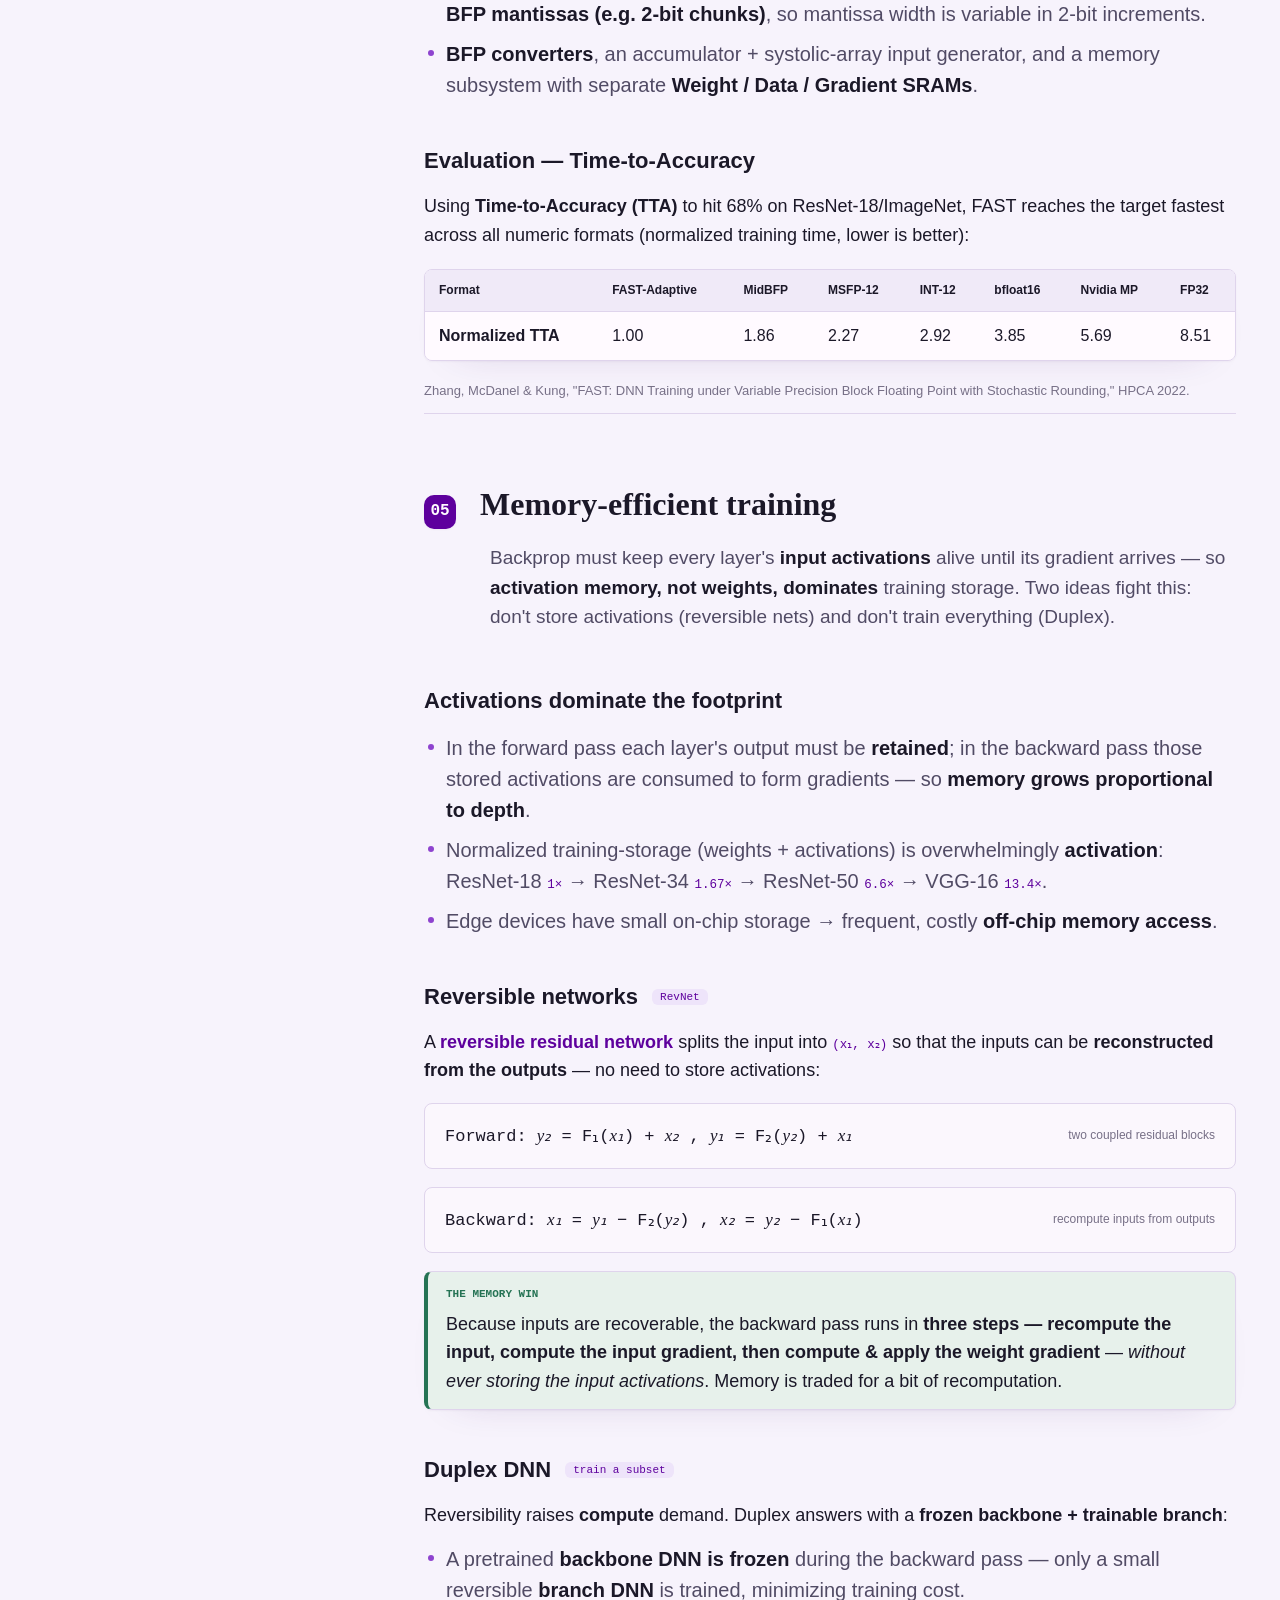
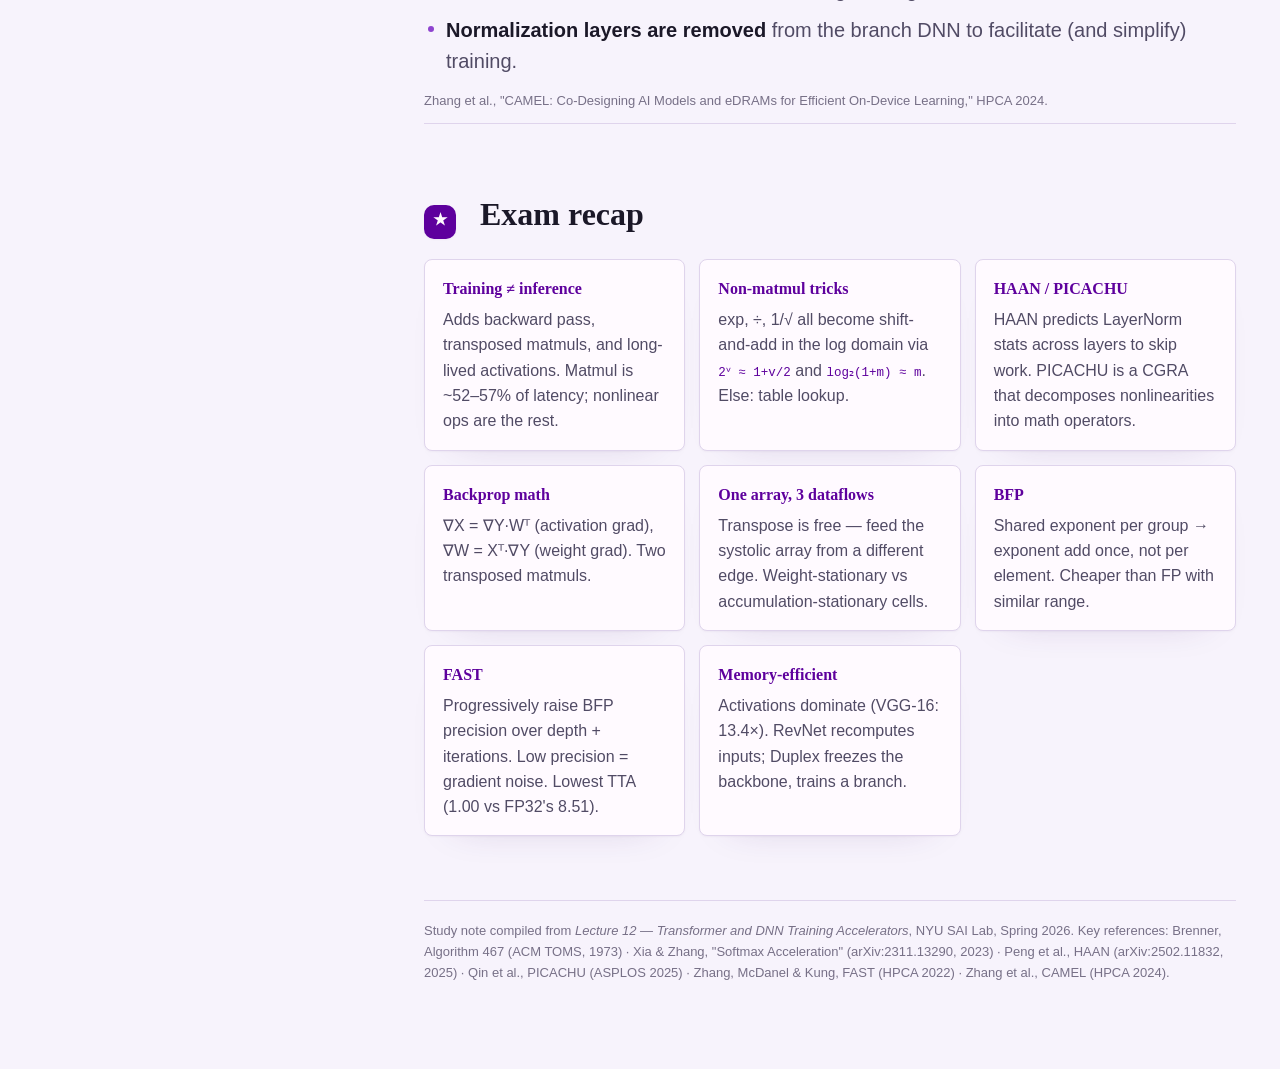
<file: lecture-12.html>
<!doctype html>
<html lang="en">
<head>
<meta charset="utf-8">
<meta name="viewport" content="width=device-width, initial-scale=1">
<title>Lecture 12: Training Accelerators — Study Note</title>
<link rel="stylesheet" href="style.css?v=20260716-font">
</head>
<body>
<div class="wrap">
  <nav class="toc">
    <a class="home" href="index.html">← All lectures</a>
    <div class="brand">12 · Training Accelerators</div>
    <a href="#landscape"><span class="n">01</span>The training workload</a>
    <a class="sub" href="#landscape">Self-attention · cost breakdown</a>
    <a href="#nonmatmul"><span class="n">02</span>Non-matmul hardware</a>
    <a class="sub" href="#nonmatmul">Transposition · softmax · LayerNorm</a>
    <a class="sub" href="#nonmatmul">HAAN · PICACHU</a>
    <a href="#backprop"><span class="n">03</span>Backward-pass hardware</a>
    <a class="sub" href="#backprop">Transposed matmul · systolic dataflow</a>
    <a href="#precision"><span class="n">04</span>Reduced-precision training</a>
    <a class="sub" href="#precision">BFP · FAST</a>
    <a href="#memory"><span class="n">05</span>Memory-efficient training</a>
    <a class="sub" href="#memory">RevNet · Duplex · CAMEL</a>
    <a href="#recap"><span class="n">★</span>Exam recap</a>
  </nav>

  <main>
    <header class="mast">
      <p class="eyebrow">Lecture 12 · Study Note</p>
      <h1>Transformer &amp; DNN Training Accelerators</h1>
      <p class="sub">Training is not just a bigger forward pass. It adds a <strong>backward pass</strong>, <strong>transposed matmuls</strong>, <strong>nonlinear operations</strong> the systolic array can't do, and a huge <strong>activation memory</strong> bill. This note walks through the hardware that attacks each of these.</p>
      <div class="meta-row">
        <span class="chip">NYU SAI Lab</span>
        <span class="chip">Spring 2026</span>
        <span class="chip">Systolic arrays · BFP</span>
        <span class="chip">backprop · softmax · LayerNorm</span>
      </div>
    </header>

    <section id="landscape">
      <div class="sec-head"><span class="num">01</span><h2>The training workload: it isn't all matmul</h2></div>
      <p class="lede">A trained accelerator has to do three things inference never asked of it: run the <strong>backward pass</strong>, feed <strong>nonlinear</strong> and <strong>transposition</strong> operators, and hold the <strong>activations</strong> alive until the gradients arrive. Start by seeing where the time actually goes.</p>

      <h3>The self-attention block <span class="tag">forward recap</span></h3>
      <p>With batch <var>B</var>, sequence <var>L</var>, embedding <var>E</var>. From each input token, three vectors — Query <var>Q</var>, Key <var>K</var>, Value <var>V</var> — are produced by linear projections, then scores are formed, softmaxed, and applied to the values:</p>
      <div class="formula"><span class="eq">Q,K,V: (<var>B</var>,<var>L</var>,<var>E</var>) × (<var>E</var>,<var>E</var>) → (<var>B</var>,<var>L</var>,<var>E</var>)</span><span class="lbl">three linear projections</span></div>
      <div class="formula"><span class="eq">QKᵀ: (<var>B</var>,<var>L</var>,<var>E</var>) × (<var>B</var>,<var>E</var>,<var>L</var>) → (<var>B</var>,<var>L</var>,<var>L</var>)</span><span class="lbl">pairwise scores</span></div>
      <div class="formula"><span class="eq">softmax(QKᵀ)·V: (<var>B</var>,<var>L</var>,<var>L</var>) × (<var>B</var>,<var>L</var>,<var>E</var>) → (<var>B</var>,<var>L</var>,<var>E</var>)</span><span class="lbl">scale → softmax → context</span></div>
      <p>Scale, softmax-normalize, multiply the values, pass through the output linear, and add the residual. Notice the non-matmul steps sprinkled through: a <strong>transpose</strong> to form <var>Kᵀ</var>, a <strong>softmax</strong>, and (per block) two <strong>LayerNorms</strong>.</p>

      <h3>Where does the latency go?</h3>
      <p>Measured latency breakdown on two LLMs — matmul dominates but is far from the whole story:</p>
      <div class="tbl-scroll"><table>
        <thead><tr><th>Model</th><th>Matmul</th><th>Normalization</th><th>Softmax</th><th>Others (e.g. transpose)</th></tr></thead>
        <tbody>
          <tr><td><strong>GPT-2</strong></td><td>52.2%</td><td>16.1%</td><td>13.9%</td><td>17.8%</td></tr>
          <tr><td><strong>OPT</strong></td><td>57.2%</td><td>14.9%</td><td>13.4%</td><td>14.5%</td></tr>
        </tbody>
      </table></div>
      <div class="call key"><span class="k">Why this matters for hardware</span><p>Matmul is the majority, but the <strong>nonlinear operations are not negligible</strong> — normalization + softmax + "others" together are ~45%. A systolic array only speeds up the matmul; if the LayerNorm, softmax, and transposes run slowly on a general core, they become the bottleneck by <em class="term">Amdahl's law</em>. Hence Part 2: give the non-matmul ops their own hardware.</p></div>

      <h3>Tiling the matmul</h3>
      <p>Large operands don't fit the compute core, so they are <strong>partitioned into tiles</strong> sized to the array (e.g. a 512×256 · 256×256 product broken into 128×128 tiles <var>A</var><sub>00</sub>, <var>B</var><sub>00</sub>, …). Each tile pair is one systolic-array pass; results accumulate across the shared dimension.</p>
    </section>

    <hr class="rule">

    <section id="nonmatmul">
      <div class="sec-head"><span class="num">02</span><h2>Hardware for operations other than matmul</h2></div>
      <p class="lede">Everything the matmul engine can't do: <strong>transposition</strong>, <strong>softmax</strong>, <strong>division</strong>, <strong>LayerNorm</strong>, <strong>GeLU</strong>. The recurring trick is to turn expensive operators (exp, reciprocal, √) into <strong>shifts and adds</strong> in the log domain, or to skip them entirely.</p>

      <h3>In-place matrix transposition</h3>
      <p>Transpose a matrix <em>within its existing memory</em>, using only minimal extra storage. A row-major array <span class="mono">a b c d e f g h</span> (2×4) must become the column-major order <span class="mono">a e b f c g d h</span> (4×2). The elements move in <em class="term">permutation cycles</em>:</p>
      <div class="formula"><span class="eq">(b,c,e) → (e,b,c)   ·   (d,f,g) → (f,g,d)</span><span class="lbl">a and h are fixed points</span></div>
      <ul class="clean">
        <li>Logic must <strong>read multiple entries, permute them, and write them back</strong> — done efficiently with minimal memory-access cost.</li>
        <li>Finding the swapping pattern that <strong>minimizes permutations</strong> is a classic math problem — <em class="term">Brenner, Algorithm 467</em> (ACM TOMS, 1973).</li>
      </ul>

      <h3>Softmax <span class="tag">exp via shift-add</span></h3>
      <p>Softmax is everywhere in transformers. The costly parts are the <strong>exponential</strong> and the <strong>division</strong>:</p>
      <div class="formula"><span class="eq"><var>s<sub>i</sub></var> = e<sup><var>z<sub>i</sub></var></sup> / Σ<sub><var>j</var>=0</sub><sup><var>N</var>−1</sup> e<sup><var>z<sub>j</sub></var></sup></span><span class="lbl">for i = 1…N</span></div>
      <p>Rewrite the exponential in base 2 so it becomes a shift-and-multiply. For positive <var>z</var> in INT representation:</p>
      <div class="formula"><span class="eq">e<sup><var>z</var></sup> = 2<sup><var>z</var>·log₂e</sup> = 2<sup><var>u</var>+<var>v</var></sup> ,   log₂e ≈ 1.0111₂</span><span class="lbl">change of base</span></div>
      <div class="formula"><span class="eq"><var>z</var>·log₂e ≈ <var>z</var> + (<var>z</var>&gt;&gt;2) + (<var>z</var>&gt;&gt;3) + (<var>z</var>&gt;&gt;4)</span><span class="lbl">multiply-by-constant → shifts</span></div>
      <div class="formula"><span class="eq">e<sup><var>z</var></sup> = 2<sup><var>u</var>+<var>v</var></sup> ≈ 2<sup><var>u</var></sup>·(1 + <var>v</var>/2)</span><span class="lbl">u = exponent, v/2 = mantissa</span></div>
      <div class="call key"><span class="k">The pattern</span><p><var>u</var> is the <strong>integer part</strong> of the exponent (becomes a bit-shift) and <var>v</var> is the <strong>fractional part</strong>; <span class="mono">v/2</span> serves as the mantissa. So <span class="mono">2<sup>u</sup>(1+v/2)</span> is a shift plus one small multiply — <strong>no exp unit needed</strong>. This is the <em class="term">Taylor approximation</em> <span class="mono">2<sup>v</sup> ≈ 1 + v/2</span> for small <var>v</var> (Xia &amp; Zhang, "Softmax Acceleration," 2023).</p></div>

      <h3>Division <span class="tag">reciprocal in log domain</span></h3>
      <p>Floating-point division collapses to <strong>add/subtract in the log domain</strong>, again using <span class="mono">log₂(1+m) ≈ m</span>:</p>
      <div class="formula"><span class="eq">a/b = 2<sup><var>e<sub>a</sub></var></sup>(1+<var>m<sub>a</sub></var>) / 2<sup><var>e<sub>b</sub></var></sup>(1+<var>m<sub>b</sub></var>) ≈ 2<sup><var>e<sub>a</sub></var>−<var>e<sub>b</sub></var>+<var>m<sub>a</sub></var>−<var>m<sub>b</sub></var></sup></span><span class="lbl">FP division → subtract exponents</span></div>
      <p>For INT operands, a conventional <strong>hardware divisor</strong> (accumulator + <var>n</var>+1-bit adder + shift-left quotient logic) is used instead.</p>

      <h3>LayerNorm <span class="tag">inverse √ via log</span></h3>
      <p>Normalization needs a mean, a variance, and — the costly bit — the <strong>inverse of the standard deviation</strong>:</p>
      <div class="formula"><span class="eq"><var>s</var> = α·(<var>z</var>−μ<sub><var>z</var></sub>)/σ<sub><var>z</var></sub> + β</span><span class="lbl">μ<sub>z</sub> = Σz<sub>i</sub>/N ,  σ<sub>z</sub> = √(Σ(z<sub>i</sub>−μ<sub>z</sub>)²/N)</span></div>
      <p>The reciprocal square root is again a log-domain trick — halve the log and negate:</p>
      <div class="formula"><span class="eq"><var>y</var> = 1/√<var>x</var>  ⇒  log₂<var>y</var> = −½·log₂<var>x</var></span><span class="lbl">with log₂x ≈ E<sub>x</sub> − Q + M<sub>x</sub>/2<sup>L</sup> + σ<sub>x</sub></span></div>
      <p style="font-size:13px;color:var(--muted)"><var>Q</var> is the bias; <var>E<sub>x</sub></var>, <var>M<sub>x</sub></var> are the binary exponent and mantissa. For functions too complex for these tricks (e.g. GeLU), fall back to a <strong>table lookup</strong> <span class="mono">y = F(x)</span> — precompute and store results — at the cost of extra memory access and footprint.</p>

      <h3>HAAN: skipping LayerNorm work <span class="tag">accelerator</span></h3>
      <p>HAAN exploits a measured fact: the <strong>inverse standard deviation (ISD)</strong> of the input is <strong>correlated across layers</strong> — in deep blocks it becomes nearly linear in log scale.</p>
      <ul class="clean">
        <li><strong>Exploit correlation</strong> in input statistics across layers → <strong>skip redundant computation</strong> and <em>estimate</em> the normalization statistics with a lightweight <strong>log-linear predictor</strong>.</li>
        <li>Datapath: <strong>Input Statistics Calculator</strong> (parallel mean/variance) → <strong>Square Root Inverter</strong> (Newton's method, with layer-skipping support) → <strong>Normalization Unit</strong>.</li>
      </ul>
      <p style="font-size:13px;color:var(--muted)">Peng et al., "HAAN: A Holistic Approach for Accelerating Normalization Operations in LLMs," 2025.</p>

      <h3>PICACHU: a reconfigurable nonlinear engine <span class="tag">CGRA</span></h3>
      <p>PICACHU is a <strong>plug-in coarse-grained reconfigurable array (CGRA)</strong> tailored to nonlinear ops, using custom algorithms plus a dedicated compiler toolchain.</p>
      <ul class="clean">
        <li><strong>Decompose</strong>: every LLM nonlinearity breaks into a few math operators — Softmax/GeLU/SwiGLU need <strong>division + exponential</strong>, LayerNorm/RMSNorm need <strong>inverse √</strong>, RoPE needs <strong>sine/cosine</strong>.</li>
        <li><strong>Heterogeneous tiles</strong>: Branch-optimized (BrT), Basic (BaT), and Compute (CoT) tiles, each with distinct functional units, plus <strong>Precision-Aware FUs</strong> (vector adders/multipliers reconfigurable across bit-widths).</li>
        <li><strong>Compiler</strong> does pattern matching &amp; offloading (e.g. <span class="mono">fmul…fadd ⇒ GeLU</span>), emitting <span class="mono">@cgra_SOFTMAX</span>, <span class="mono">@cgra_LAYERNORM</span> calls.</li>
      </ul>
      <p style="font-size:13px;color:var(--muted)">Qin et al., "PICACHU: Plug-In CGRA Handling Upcoming Nonlinear Operations in LLMs," ASPLOS 2025.</p>
    </section>

    <hr class="rule">

    <section id="backprop">
      <div class="sec-head"><span class="num">03</span><h2>Hardware for the backward pass</h2></div>
      <p class="lede">The backward pass is the same matmul engine run with <strong>transposed operands</strong>. The key hardware insight: you never build a separate transpose unit — you feed the <em>same</em> systolic array from a different edge.</p>

      <h3>Backprop is two transposed matmuls</h3>
      <p>For a linear layer <span class="mono">Y = X·W</span> (with <var>X</var>: <var>L</var>×<var>E</var>, <var>W</var>: <var>E</var>×<var>E</var>), the backward pass computes an <strong>input/activation gradient</strong> and a <strong>weight gradient</strong>:</p>
      <div class="formula"><span class="eq">∇<var>X</var> = ∇<var>Y</var> · <var>Wᵀ</var></span><span class="lbl">activation gradient (flows to prev layer)</span></div>
      <div class="formula"><span class="eq">∇<var>W</var> = <var>Xᵀ</var> · ∇<var>Y</var></span><span class="lbl">weight gradient (used by optimizer)</span></div>
      <p>The same structure holds for a <strong>1×1 convolution</strong> viewed as a matmul with <var>X</var>: <var>BHW</var>×<var>C</var>, <var>W</var>: <var>C</var>×<var>N</var>:</p>
      <div class="tbl-scroll"><table>
        <thead><tr><th>Pass</th><th>Operation</th><th>Shapes</th></tr></thead>
        <tbody>
          <tr><td><strong>Forward</strong></td><td><span class="mono">Y = X·W</span></td><td>(<var>BHW</var>×<var>C</var>)·(<var>C</var>×<var>N</var>) = (<var>BHW</var>×<var>N</var>)</td></tr>
          <tr><td><strong>Activation grad</strong></td><td><span class="mono">∇X = ∇Y·Wᵀ</span></td><td>(<var>BHW</var>×<var>N</var>)·(<var>N</var>×<var>C</var>) = (<var>BHW</var>×<var>C</var>)</td></tr>
          <tr><td><strong>Weight grad</strong></td><td><span class="mono">∇W = Xᵀ·∇Y</span></td><td>(<var>C</var>×<var>BHW</var>)·(<var>BHW</var>×<var>N</var>) = (<var>C</var>×<var>N</var>)</td></tr>
        </tbody>
      </table></div>
      <div class="call key"><span class="k">In-place transposed matmul</span><p>Training needs transposed matmuls, but building dedicated transpose hardware is wasteful. Instead, <strong>transposition is absorbed into the systolic array's dataflow</strong> — the transpose is realized by <em>which edge you inject operands and which edge you read results from</em>. One array, three dataflows.</p></div>

      <h3>Three dataflows on one systolic array</h3>
      <p>Reusing the same weight-stationary array, only the injection/read directions change:</p>
      <div class="tbl-scroll"><table>
        <thead><tr><th>Computation</th><th>Stationary</th><th>Input feeds from</th><th>Output read at</th></tr></thead>
        <tbody>
          <tr><td><strong>Forward</strong> <span class="mono">X·W</span></td><td>Weights preloaded</td><td>Bottom (streams up)</td><td>Right</td></tr>
          <tr><td><strong>Activation grad</strong> <span class="mono">∇Y·Wᵀ</span></td><td>Weights preloaded</td><td>Left (data gradient)</td><td>Top (accumulate upward)</td></tr>
          <tr><td><strong>Weight grad</strong> <span class="mono">Xᵀ·∇Y</span></td><td>Accumulation-stationary</td><td>∇Y from left, X from bottom</td><td>Stored in cells</td></tr>
        </tbody>
      </table></div>
      <p>For the weight gradient the products <strong>accumulate and stay inside the systolic cells</strong> — exactly the accumulation-stationary mode below.</p>

      <h3>Two flavors of systolic cell</h3>
      <p>A systolic cell is a MAC that passes data to its neighbors. Which value it "keeps" defines the dataflow:</p>
      <div class="cards">
        <div class="card"><p class="q">Weight-stationary</p><p><span class="mono">z = w·x + y ; v = x</span>. The weight <var>w</var> stays in the cell; data <var>x</var>,<var>y</var> flow through. Used for forward and activation-gradient passes.</p></div>
        <div class="card"><p class="q">Accumulation-stationary</p><p><span class="mono">z = y ; v = x ; q = x·y + q</span>. The running sum <var>q</var> stays in the cell (stored in the MAC). Used for the weight-gradient pass.</p></div>
      </div>
      <p>Worked accumulation-stationary example: with <span class="mono">y=2, x=4</span>, the cell passes <span class="mono">z=2</span> (old <var>y</var>) and <span class="mono">v=4</span> (old <var>x</var>) to neighbors while updating <span class="mono">q = 4·2 + 0 = 8</span> locally — the partial sum never leaves the cell until the tile finishes.</p>
    </section>

    <hr class="rule">

    <section id="precision">
      <div class="sec-head"><span class="num">04</span><h2>Reduced-precision training: BFP &amp; FAST</h2></div>
      <p class="lede">Training in FP32 is expensive. The trick is <strong>block floating point (BFP)</strong> plus a schedule that starts <strong>low-precision and grows precise</strong> — fast first, accurate second.</p>

      <h3>Block floating point <span class="tag">dot product</span></h3>
      <p>In BFP, a <em>group</em> of values shares one exponent; only the mantissas differ. A dot product multiplies the shared exponents once and sums the mantissa products:</p>
      <div class="formula"><span class="eq">(2² · [+14,+2]) · (2⁴ · [+4,−9]) = 2⁶ · (14·4 + 2·(−9)) = 2⁶ · [+38]</span><span class="lbl">exponent add + mantissa MACs</span></div>
      <div class="call good"><span class="k">Why BFP beats plain FP</span><p>Ordinary FP does an <strong>exponent addition and mantissa alignment for every element</strong>. BFP does them <strong>only once per group</strong> — the per-element work is just integer mantissa multiplies. Cheaper hardware, most of the dynamic range preserved.</p></div>

      <h3>FAST: Fast First, Accurate Second Training</h3>
      <p>Two observations from prior work motivate a precision schedule:</p>
      <ul class="clean">
        <li>Adding <strong>zero-mean Gaussian noise to the weight gradient ∇W</strong> reduces overfitting and improves convergence.</li>
        <li><strong>Decreasing the noise variance over iterations</strong> beats a fixed noise level throughout training.</li>
        <li>Hypothesis: the same effect can be had by <strong>adjusting the BFP precision</strong> of weights, activations, and gradients from <strong>low to high</strong> over training — low precision <em>is</em> the noise.</li>
      </ul>
      <p>FAST progressively raises BFP precision along <strong>two axes</strong> — training iteration and layer depth:</p>
      <div class="tbl-scroll"><table>
        <thead><tr><th>Scheme</th><th>Early / shallow</th><th>Late / deep</th></tr></thead>
        <tbody>
          <tr><td><strong>Temporal</strong> High-to-Low</td><td>FP32 for weights/acts/grads (first part)</td><td>Lower-precision BFP (second part)</td></tr>
          <tr><td><strong>Layerwise</strong> High-to-Low</td><td>FP32 for the first ~10 layers</td><td>Lower-precision BFP for later layers</td></tr>
        </tbody>
      </table></div>
      <div class="call key"><span class="k">FAST = progressive precision</span><p>Move in the <em>opposite</em> direction of the naive scheme: start <strong>low</strong> precision (cheap, noisy, fast) and increase mantissa bit-width across both <strong>layer depth</strong> and <strong>iterations</strong>. On ResNet-18/ImageNet the per-layer (W,A,G) precision visibly climbs from (2,2,2) early to (4,4,4) late.</p></div>

      <h3>FAST system design</h3>
      <ul class="clean">
        <li><strong>Systolic array of fMACs</strong> — FAST multiply-accumulate units that operate on <strong>chunks of BFP mantissas (e.g. 2-bit chunks)</strong>, so mantissa width is variable in 2-bit increments.</li>
        <li><strong>BFP converters</strong>, an accumulator + systolic-array input generator, and a memory subsystem with separate <strong>Weight / Data / Gradient SRAMs</strong>.</li>
      </ul>
      <h3>Evaluation — Time-to-Accuracy</h3>
      <p>Using <strong>Time-to-Accuracy (TTA)</strong> to hit 68% on ResNet-18/ImageNet, FAST reaches the target fastest across all numeric formats (normalized training time, lower is better):</p>
      <div class="tbl-scroll"><table>
        <thead><tr><th>Format</th><th>FAST-Adaptive</th><th>MidBFP</th><th>MSFP-12</th><th>INT-12</th><th>bfloat16</th><th>Nvidia MP</th><th>FP32</th></tr></thead>
        <tbody>
          <tr><td><strong>Normalized TTA</strong></td><td>1.00</td><td>1.86</td><td>2.27</td><td>2.92</td><td>3.85</td><td>5.69</td><td>8.51</td></tr>
        </tbody>
      </table></div>
      <p style="font-size:13px;color:var(--muted)">Zhang, McDanel &amp; Kung, "FAST: DNN Training under Variable Precision Block Floating Point with Stochastic Rounding," HPCA 2022.</p>
    </section>

    <hr class="rule">

    <section id="memory">
      <div class="sec-head"><span class="num">05</span><h2>Memory-efficient training</h2></div>
      <p class="lede">Backprop must keep every layer's <strong>input activations</strong> alive until its gradient arrives — so <strong>activation memory, not weights, dominates</strong> training storage. Two ideas fight this: don't store activations (reversible nets) and don't train everything (Duplex).</p>

      <h3>Activations dominate the footprint</h3>
      <ul class="clean">
        <li>In the forward pass each layer's output must be <strong>retained</strong>; in the backward pass those stored activations are consumed to form gradients — so <strong>memory grows proportional to depth</strong>.</li>
        <li>Normalized training-storage (weights + activations) is overwhelmingly <strong>activation</strong>: ResNet-18 <span class="mono">1×</span> → ResNet-34 <span class="mono">1.67×</span> → ResNet-50 <span class="mono">6.6×</span> → VGG-16 <span class="mono">13.4×</span>.</li>
        <li>Edge devices have small on-chip storage → frequent, costly <strong>off-chip memory access</strong>.</li>
      </ul>

      <h3>Reversible networks <span class="tag">RevNet</span></h3>
      <p>A <em class="term">reversible residual network</em> splits the input into <span class="mono">(x₁, x₂)</span> so that the inputs can be <strong>reconstructed from the outputs</strong> — no need to store activations:</p>
      <div class="formula"><span class="eq">Forward:  <var>y₂</var> = F₁(<var>x₁</var>) + <var>x₂</var> ,   <var>y₁</var> = F₂(<var>y₂</var>) + <var>x₁</var></span><span class="lbl">two coupled residual blocks</span></div>
      <div class="formula"><span class="eq">Backward:  <var>x₁</var> = <var>y₁</var> − F₂(<var>y₂</var>) ,   <var>x₂</var> = <var>y₂</var> − F₁(<var>x₁</var>)</span><span class="lbl">recompute inputs from outputs</span></div>
      <div class="call good"><span class="k">The memory win</span><p>Because inputs are recoverable, the backward pass runs in <strong>three steps — recompute the input, compute the input gradient, then compute &amp; apply the weight gradient</strong> — <em>without ever storing the input activations</em>. Memory is traded for a bit of recomputation.</p></div>

      <h3>Duplex DNN <span class="tag">train a subset</span></h3>
      <p>Reversibility raises <strong>compute</strong> demand. Duplex answers with a <strong>frozen backbone + trainable branch</strong>:</p>
      <ul class="clean">
        <li>A pretrained <strong>backbone DNN is frozen</strong> during the backward pass — only a small reversible <strong>branch DNN</strong> is trained, minimizing training cost.</li>
        <li><strong>Normalization layers are removed</strong> from the branch DNN to facilitate (and simplify) training.</li>
      </ul>
      <p style="font-size:13px;color:var(--muted)">Zhang et al., "CAMEL: Co-Designing AI Models and eDRAMs for Efficient On-Device Learning," HPCA 2024.</p>
    </section>

    <hr class="rule">

    <section id="recap">
      <div class="sec-head"><span class="num">★</span><h2>Exam recap</h2></div>
      <div class="cards">
        <div class="card"><p class="q">Training ≠ inference</p><p>Adds backward pass, transposed matmuls, and long-lived activations. Matmul is ~52–57% of latency; nonlinear ops are the rest.</p></div>
        <div class="card"><p class="q">Non-matmul tricks</p><p>exp, ÷, 1/√ all become shift-and-add in the log domain via <span class="mono">2ᵛ ≈ 1+v/2</span> and <span class="mono">log₂(1+m) ≈ m</span>. Else: table lookup.</p></div>
        <div class="card"><p class="q">HAAN / PICACHU</p><p>HAAN predicts LayerNorm stats across layers to skip work. PICACHU is a CGRA that decomposes nonlinearities into math operators.</p></div>
        <div class="card"><p class="q">Backprop math</p><p>∇X = ∇Y·Wᵀ (activation grad), ∇W = Xᵀ·∇Y (weight grad). Two transposed matmuls.</p></div>
        <div class="card"><p class="q">One array, 3 dataflows</p><p>Transpose is free — feed the systolic array from a different edge. Weight-stationary vs accumulation-stationary cells.</p></div>
        <div class="card"><p class="q">BFP</p><p>Shared exponent per group → exponent add once, not per element. Cheaper than FP with similar range.</p></div>
        <div class="card"><p class="q">FAST</p><p>Progressively raise BFP precision over depth + iterations. Low precision = gradient noise. Lowest TTA (1.00 vs FP32's 8.51).</p></div>
        <div class="card"><p class="q">Memory-efficient</p><p>Activations dominate (VGG-16: 13.4×). RevNet recomputes inputs; Duplex freezes the backbone, trains a branch.</p></div>
      </div>
    </section>

    <footer>
      Study note compiled from <em>Lecture 12 — Transformer and DNN Training Accelerators</em>, NYU SAI Lab, Spring 2026. Key references: Brenner, Algorithm 467 (ACM TOMS, 1973) · Xia &amp; Zhang, "Softmax Acceleration" (arXiv:2311.13290, 2023) · Peng et al., HAAN (arXiv:2502.11832, 2025) · Qin et al., PICACHU (ASPLOS 2025) · Zhang, McDanel &amp; Kung, FAST (HPCA 2022) · Zhang et al., CAMEL (HPCA 2024).
    </footer>
  </main>
</div>
<script src="theme.js"></script>
</body>
</html>
</file>
<file: style.css>
/* Asha's Study Place - shared stylesheet */

:root {
  --bg: #f7f3fc;
  --surface: #fffaff;
  --surface-2: #f0eaf8;
  --ink: #1b1828;
  --ink-soft: #514b65;
  --muted: #777087;
  --border: #dfd4ec;
  --border-strong: #cbb8e2;
  --accent: #5e009d;
  --accent-2: #8e43cf;
  --accent-wash: #eee4fa;
  --good: #257354;
  --good-wash: #e7f1eb;
  --bad: #a14458;
  --bad-wash: #f4e6eb;
  --warn: #906714;
  --warn-wash: #f5edd8;
  --code-bg: #f0eaf7;
  --shadow: 0 1px 2px rgba(47, 25, 80, .04), 0 18px 42px -34px rgba(65, 29, 105, .28);
  --serif: "Charter", "Bitstream Charter", "Sitka Text", Cambria, "PT Serif", Georgia, serif;
  --sans: -apple-system, BlinkMacSystemFont, "Segoe UI", Roboto, "Helvetica Neue", Arial, sans-serif;
  --mono: ui-monospace, "SF Mono", "JetBrains Mono", Menlo, Consolas, monospace;
}

@media (prefers-color-scheme: dark) {
  :root {
    --bg: #171321;
    --surface: #211b2e;
    --surface-2: #2c243d;
    --ink: #f4effb;
    --ink-soft: #d2c7e0;
    --muted: #a79bb8;
    --border: #3a304d;
    --border-strong: #55436f;
    --accent: #cf9cff;
    --accent-2: #a968e8;
    --accent-wash: #322342;
    --good: #8bd7a8;
    --good-wash: #1f3528;
    --bad: #ef8aa1;
    --bad-wash: #3b222c;
    --warn: #e8c870;
    --warn-wash: #342b18;
    --code-bg: #2a2238;
    --shadow: 0 1px 2px rgba(0, 0, 0, .35), 0 18px 36px -24px rgba(0, 0, 0, .7);
  }
}

:root[data-theme="light"] {
  --bg: #f7f3fc;
  --surface: #fffaff;
  --surface-2: #f0eaf8;
  --ink: #1b1828;
  --ink-soft: #514b65;
  --muted: #777087;
  --border: #dfd4ec;
  --border-strong: #cbb8e2;
  --accent: #5e009d;
  --accent-2: #8e43cf;
  --accent-wash: #eee4fa;
  --good: #257354;
  --good-wash: #e7f1eb;
  --bad: #a14458;
  --bad-wash: #f4e6eb;
  --warn: #906714;
  --warn-wash: #f5edd8;
  --code-bg: #f0eaf7;
  --shadow: 0 1px 2px rgba(47, 25, 80, .04), 0 18px 42px -34px rgba(65, 29, 105, .28);
}

:root[data-theme="dark"] {
  --bg: #171321;
  --surface: #211b2e;
  --surface-2: #2c243d;
  --ink: #f4effb;
  --ink-soft: #d2c7e0;
  --muted: #a79bb8;
  --border: #3a304d;
  --border-strong: #55436f;
  --accent: #cf9cff;
  --accent-2: #a968e8;
  --accent-wash: #322342;
  --good: #8bd7a8;
  --good-wash: #1f3528;
  --bad: #ef8aa1;
  --bad-wash: #3b222c;
  --warn: #e8c870;
  --warn-wash: #342b18;
  --code-bg: #2a2238;
  --shadow: 0 1px 2px rgba(0, 0, 0, .35), 0 18px 36px -24px rgba(0, 0, 0, .7);
}

* { box-sizing: border-box; }

html {
  scroll-behavior: smooth;
  background: var(--bg);
}

@media (prefers-reduced-motion: reduce) {
  html { scroll-behavior: auto; }
}

body {
  margin: 0;
  color: var(--ink);
  font-family: var(--sans);
  line-height: 1.6;
  background: var(--bg);
  -webkit-font-smoothing: antialiased;
}

a { color: inherit; }
strong { color: var(--ink); font-weight: 650; }
em.term { color: var(--accent); font-style: normal; font-weight: 650; }
p { margin: 12px 0; }
var { font-family: var(--serif); font-style: italic; }

main p {
  font-size: 18px;
  line-height: 1.58;
}

.wrap {
  display: grid;
  grid-template-columns: 300px minmax(0, 1fr);
  gap: 80px;
  max-width: 1320px;
  margin: 0 auto;
  padding: 0 44px 112px;
}

main {
  max-width: 920px;
  padding-top: 46px;
}

nav.toc {
  position: sticky;
  top: 0;
  align-self: start;
  height: 100vh;
  overflow-y: auto;
  padding: 44px 0 40px;
  font-size: 18px;
}

nav.toc a.home {
  display: none;
  align-items: center;
  color: var(--muted);
  text-decoration: none;
  margin-bottom: 18px;
  padding: 6px 0;
}

nav.toc a.home:hover { color: var(--accent); }

nav.toc .brand {
  max-width: 250px;
  margin-bottom: 34px;
  padding: 0;
  border: 0;
  background: transparent;
  color: var(--accent);
  font-family: var(--serif);
  font-size: 22px;
  font-weight: 700;
  line-height: 1.22;
}

nav.toc a {
  display: block;
  color: var(--muted);
  text-decoration: none;
  padding: 9px 0 9px 24px;
  border-left: 3px solid var(--border);
  transition: color .15s, border-color .15s, background-color .15s;
}

nav.toc a:hover {
  color: var(--accent);
  border-left-color: var(--accent);
}

nav.toc a .n {
  margin-right: 10px;
  color: var(--accent-2);
  font-family: var(--mono);
  font-size: 16px;
  font-variant-numeric: tabular-nums;
}

nav.toc a.sub {
  padding-left: 58px;
  border-left-color: transparent;
  font-size: 16px;
}

header.mast { margin-bottom: 150px; }

.eyebrow {
  margin: 0 0 14px;
  color: var(--accent-2);
  font-family: var(--mono);
  font-size: 16px;
  letter-spacing: .22em;
  text-transform: uppercase;
}

header.mast h1,
.index-hero h1 {
  margin: 0 0 16px;
  font-family: var(--serif);
  font-weight: 700;
  line-height: 1.08;
  letter-spacing: 0;
  text-wrap: balance;
}

header.mast h1 { font-size: 58px; }

header.mast .sub,
.index-hero .sub {
  max-width: 64ch;
  margin: 0 0 20px;
  color: var(--ink-soft);
}

header.mast .sub {
  font-size: 20px;
  line-height: 1.55;
}

.meta-row {
  display: flex;
  flex-wrap: wrap;
  gap: 8px;
  font-size: 14px;
}

.chip {
  padding: 6px 12px;
  border: 1px solid var(--border);
  border-radius: 999px;
  background: rgba(255, 250, 255, .66);
  color: var(--muted);
  font-family: var(--mono);
}

section {
  margin-top: 72px;
  scroll-margin-top: 24px;
}

.sec-head {
  display: flex;
  align-items: baseline;
  gap: 24px;
  margin-bottom: 14px;
}

.sec-head .num {
  display: grid;
  place-items: center;
  flex: none;
  width: 32px;
  height: 34px;
  border-radius: 10px;
  background: var(--accent);
  color: var(--surface);
  box-shadow: var(--shadow);
  font-family: var(--mono);
  font-size: 16px;
  font-weight: 700;
}

h2 {
  margin: 0;
  color: var(--ink);
  font-family: var(--serif);
  font-size: 32px;
  font-weight: 700;
  line-height: 1.15;
  letter-spacing: 0;
  text-wrap: balance;
}

.sec-head + .lede {
  margin: 4px 0 52px 66px;
  color: var(--ink-soft);
  font-size: 19px;
  line-height: 1.55;
}

h3 {
  margin: 42px 0 14px;
  color: var(--ink);
  font-family: var(--sans);
  font-size: 22px;
  font-weight: 650;
  letter-spacing: 0;
}

h3 .tag {
  margin-left: 8px;
  padding: 2px 8px;
  border-radius: 6px;
  background: var(--accent-wash);
  color: var(--accent);
  font-family: var(--mono);
  font-size: 11px;
  font-weight: 500;
  letter-spacing: 0;
  vertical-align: middle;
}

a.cite {
  color: var(--accent);
  text-decoration: none;
  border-bottom: 1px dotted var(--accent);
}

ul.clean {
  margin: 14px 0;
  padding: 0;
  list-style: none;
}

ul.clean > li {
  position: relative;
  margin: 9px 0;
  padding-left: 22px;
  color: var(--ink-soft);
  font-size: 20px;
  line-height: 1.55;
}

ul.clean > li::before {
  content: "";
  position: absolute;
  top: 11px;
  left: 4px;
  width: 6px;
  height: 6px;
  border-radius: 50%;
  background: var(--accent-2);
}

.formula {
  display: flex;
  align-items: center;
  gap: 14px;
  overflow-x: auto;
  margin: 18px 0;
  padding: 18px 20px;
  border: 1px solid var(--border);
  border-radius: 8px;
  background: rgba(255, 250, 255, .58);
  font-family: var(--mono);
  font-size: 17px;
}

.formula .eq {
  color: var(--ink);
  white-space: nowrap;
}

.formula .lbl {
  margin-left: auto;
  color: var(--muted);
  font-family: var(--sans);
  font-size: 12px;
  text-align: right;
  white-space: nowrap;
}

.formula sub,
.formula sup { font-size: .72em; }

.call {
  margin: 18px 0;
  padding: 14px 18px;
  border: 1px solid var(--border);
  border-radius: 8px;
  background: rgba(255, 250, 255, .68);
  box-shadow: var(--shadow);
}

.call .k {
  display: block;
  margin-bottom: 6px;
  font-family: var(--mono);
  font-size: 11px;
  font-weight: 700;
  letter-spacing: 0;
  text-transform: uppercase;
}

.call p:first-of-type { margin-top: 0; }
.call p:last-child { margin-bottom: 0; }
.call.key { border-left: 4px solid var(--accent); }
.call.key .k { color: var(--accent); }
.call.good { border-left: 4px solid var(--good); background: var(--good-wash); }
.call.good .k { color: var(--good); }
.call.bad { border-left: 4px solid var(--bad); background: var(--bad-wash); }
.call.bad .k { color: var(--bad); }
.call.warn { border-left: 4px solid var(--warn); background: var(--warn-wash); }
.call.warn .k { color: var(--warn); }

.tbl-scroll {
  overflow-x: auto;
  margin: 20px 0;
  border: 1px solid var(--border);
  border-radius: 8px;
  box-shadow: var(--shadow);
}

table {
  width: 100%;
  border-collapse: collapse;
  background: var(--surface);
  font-size: 16px;
}

th,
td {
  padding: 11px 14px;
  border-bottom: 1px solid var(--border);
  text-align: left;
  vertical-align: top;
}

thead th {
  position: sticky;
  top: 0;
  background: var(--surface-2);
  color: var(--ink);
  font-size: 12px;
  font-weight: 700;
  letter-spacing: 0;
}

tbody tr:last-child td { border-bottom: none; }
tbody tr:hover { background: color-mix(in srgb, var(--surface-2) 72%, transparent); }
td code,
.formula code { font-family: var(--mono); }

td .mono,
.mono {
  color: var(--accent);
  font-family: var(--mono);
  font-size: 12.5px;
}

td .mono { white-space: nowrap; }

.spectrum { margin: 22px 0; }

.spectrum .bar {
  display: flex;
  height: 12px;
  overflow: hidden;
  border: 1px solid var(--border);
  border-radius: 8px;
}

.spectrum .bar span { flex: 1; }

.spectrum .labels {
  display: flex;
  margin-top: 8px;
  font-size: 11px;
}

.spectrum .labels div {
  flex: 1;
  color: var(--muted);
}

.spectrum .labels div b {
  display: block;
  color: var(--ink);
  font-family: var(--mono);
  font-size: 12px;
}

.cards {
  display: grid;
  grid-template-columns: repeat(auto-fit, minmax(210px, 1fr));
  gap: 14px;
  margin: 20px 0;
}

.card {
  padding: 16px 18px;
  border: 1px solid var(--border);
  border-radius: 8px;
  background: var(--surface);
  box-shadow: var(--shadow);
}

.card .q {
  margin: 0 0 6px;
  color: var(--accent);
  font-family: var(--serif);
  font-size: 16px;
  font-weight: 700;
}

.card p {
  margin: 0;
  color: var(--ink-soft);
  font-size: 16px;
}

hr.rule {
  margin: 0;
  border: none;
  border-top: 1px solid var(--border);
}

footer {
  margin-top: 64px;
  padding-top: 20px;
  border-top: 1px solid var(--border);
  color: var(--muted);
  font-size: 13px;
}

#theme-toggle {
  position: fixed;
  right: 20px;
  bottom: 20px;
  z-index: 50;
  display: grid;
  place-items: center;
  width: 42px;
  height: 42px;
  border: 1px solid var(--border-strong);
  border-radius: 50%;
  background: var(--surface);
  color: var(--ink);
  box-shadow: var(--shadow);
  cursor: pointer;
  font-size: 18px;
  transition: transform .15s;
}

#theme-toggle:hover { transform: scale(1.06); }
#theme-toggle:focus-visible { outline: 2px solid var(--accent); outline-offset: 2px; }

.index-wrap {
  max-width: 1180px;
  margin: 0 auto;
  padding: 0 32px 100px;
}

.index-hero {
  padding: 54px 0 28px;
  border-bottom: 1px solid var(--border);
  margin-bottom: 36px;
}

.lec-grid {
  display: grid;
  grid-template-columns: repeat(auto-fill, minmax(300px, 1fr));
  gap: 18px;
}

a.lec-card {
  position: relative;
  display: block;
  overflow: hidden;
  min-height: 220px;
  padding: 22px;
  border: 1px solid var(--border);
  border-radius: 8px;
  background: rgba(255, 250, 255, .7);
  box-shadow: var(--shadow);
  color: inherit;
  text-decoration: none;
  transition: transform .16s, border-color .16s, box-shadow .16s;
}

a.lec-card::before {
  content: "";
  position: absolute;
  inset: 0 auto 0 0;
  width: 4px;
  background: var(--accent);
  opacity: 0;
  transition: opacity .16s;
}

a.lec-card:hover {
  transform: translateY(-3px);
  border-color: var(--border-strong);
  box-shadow: 0 1px 2px rgba(47, 25, 80, .06), 0 24px 44px -32px rgba(83, 28, 133, .32);
}

a.lec-card:hover::before { opacity: 1; }

a.lec-card .lnum {
  color: var(--accent-2);
  font-family: var(--mono);
  font-size: 13px;
  letter-spacing: 0;
  text-transform: uppercase;
}

a.lec-card h3 {
  margin: 8px 0 8px;
  color: var(--ink);
  font-family: var(--serif);
  font-size: 24px;
  font-weight: 700;
  line-height: 1.2;
}

a.lec-card p {
  margin: 0 0 14px;
  color: var(--ink-soft);
  font-size: 16px;
  line-height: 1.5;
}

a.lec-card .topics {
  display: flex;
  flex-wrap: wrap;
  gap: 6px;
}

a.lec-card .topics span {
  padding: 3px 8px;
  border: 1px solid var(--border);
  border-radius: 999px;
  background: rgba(240, 234, 248, .75);
  color: var(--muted);
  font-family: var(--mono);
  font-size: 11px;
}

@media (max-width: 900px) {
  .wrap {
    grid-template-columns: 1fr;
    gap: 0;
    padding: 0 20px 64px;
  }

  nav.toc { display: none; }
  main { padding-top: 24px; }
  .index-wrap { padding: 0 20px 64px; }
  .index-hero {
    padding: 38px 0 24px;
  }
  .index-hero h1,
  header.mast h1 { font-size: 34px; }
  header.mast .sub { font-size: 17px; }
  .eyebrow { font-size: 13px; }
  .meta-row { font-size: 12px; }
  .chip { padding: 5px 10px; }
  h2 { font-size: 28px; }
  .sec-head + .lede {
    margin: 4px 0 28px 50px;
    font-size: 17px;
  }
  main p { font-size: 16px; }
  header.mast { margin-bottom: 58px; }
}

@media (max-width: 540px) {
  .lec-grid { grid-template-columns: 1fr; }
  .sec-head { align-items: flex-start; }
  .sec-head + .lede { margin-left: 0; }
  .formula { align-items: flex-start; flex-direction: column; }
  .formula .lbl { margin-left: 0; text-align: left; }
  .spectrum .labels { display: grid; grid-template-columns: repeat(2, 1fr); gap: 8px; }
  #theme-toggle { right: 14px; bottom: 14px; }
}
</file>
